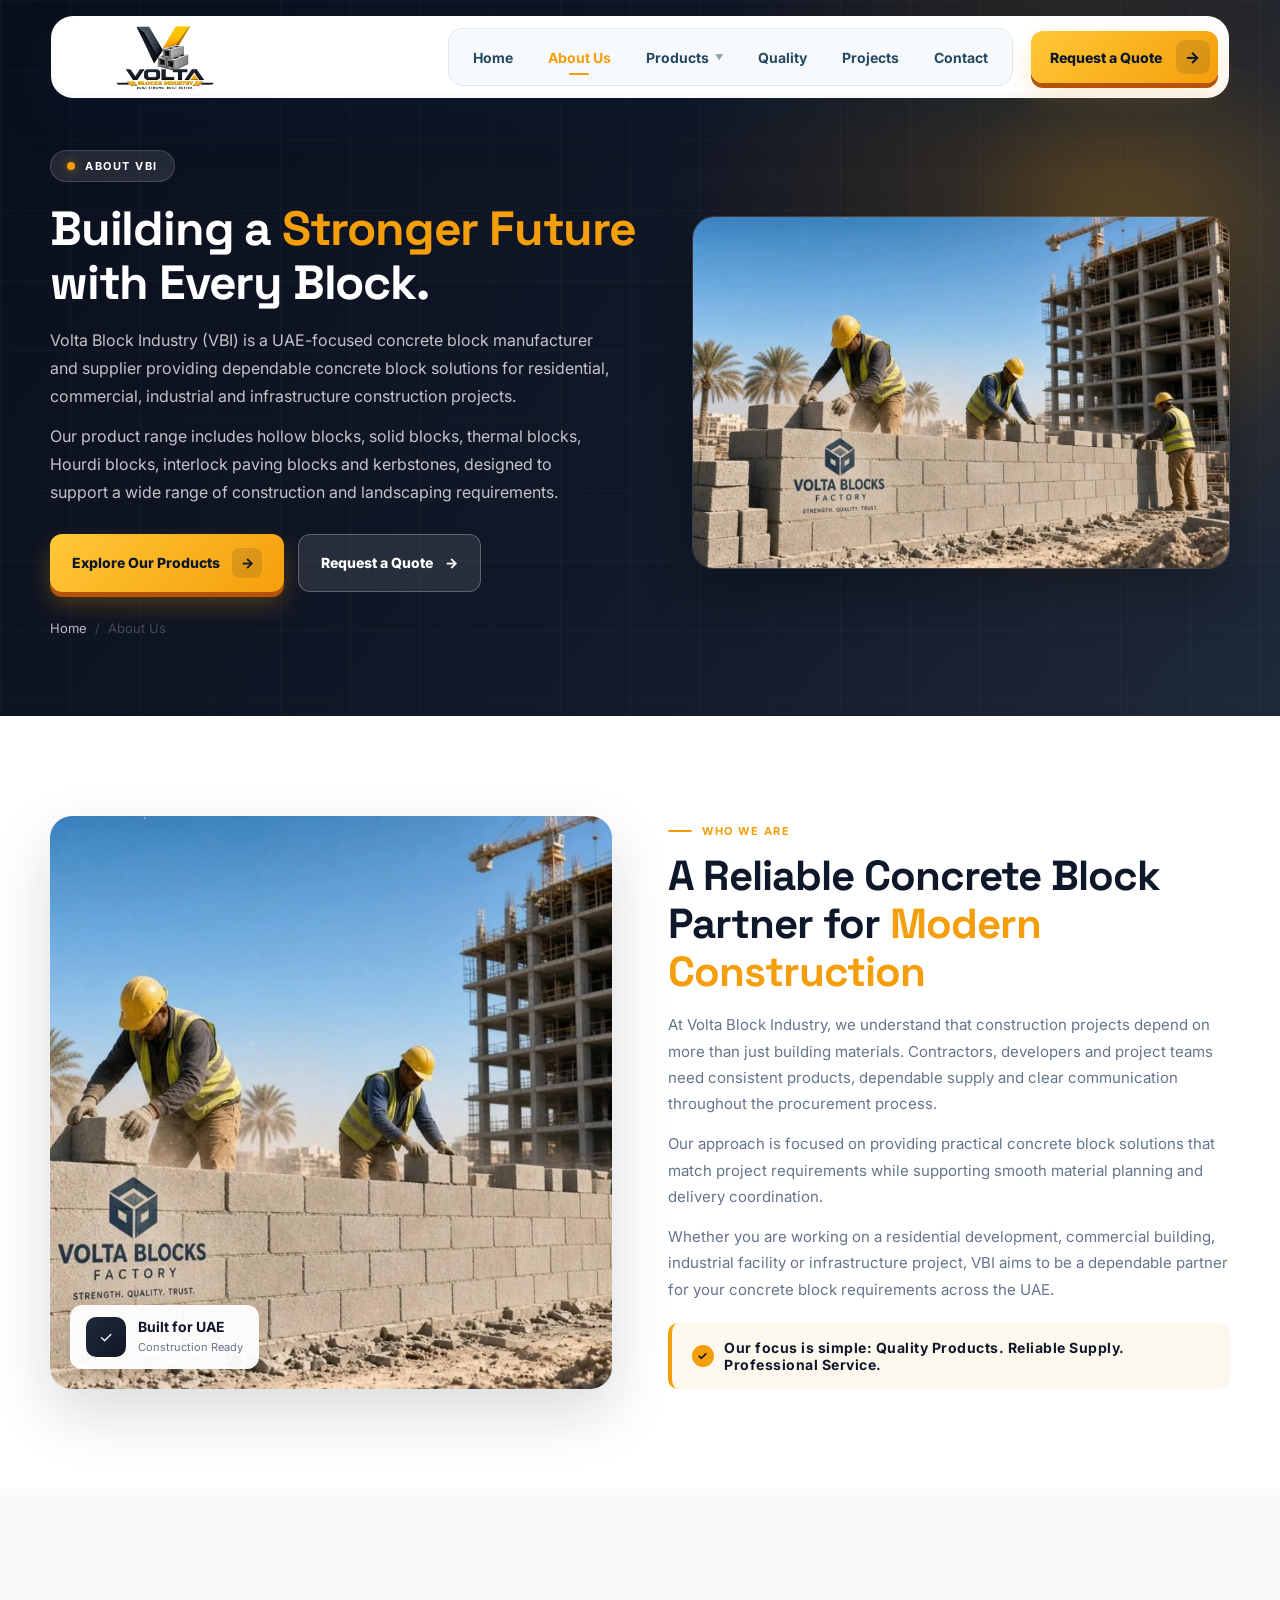
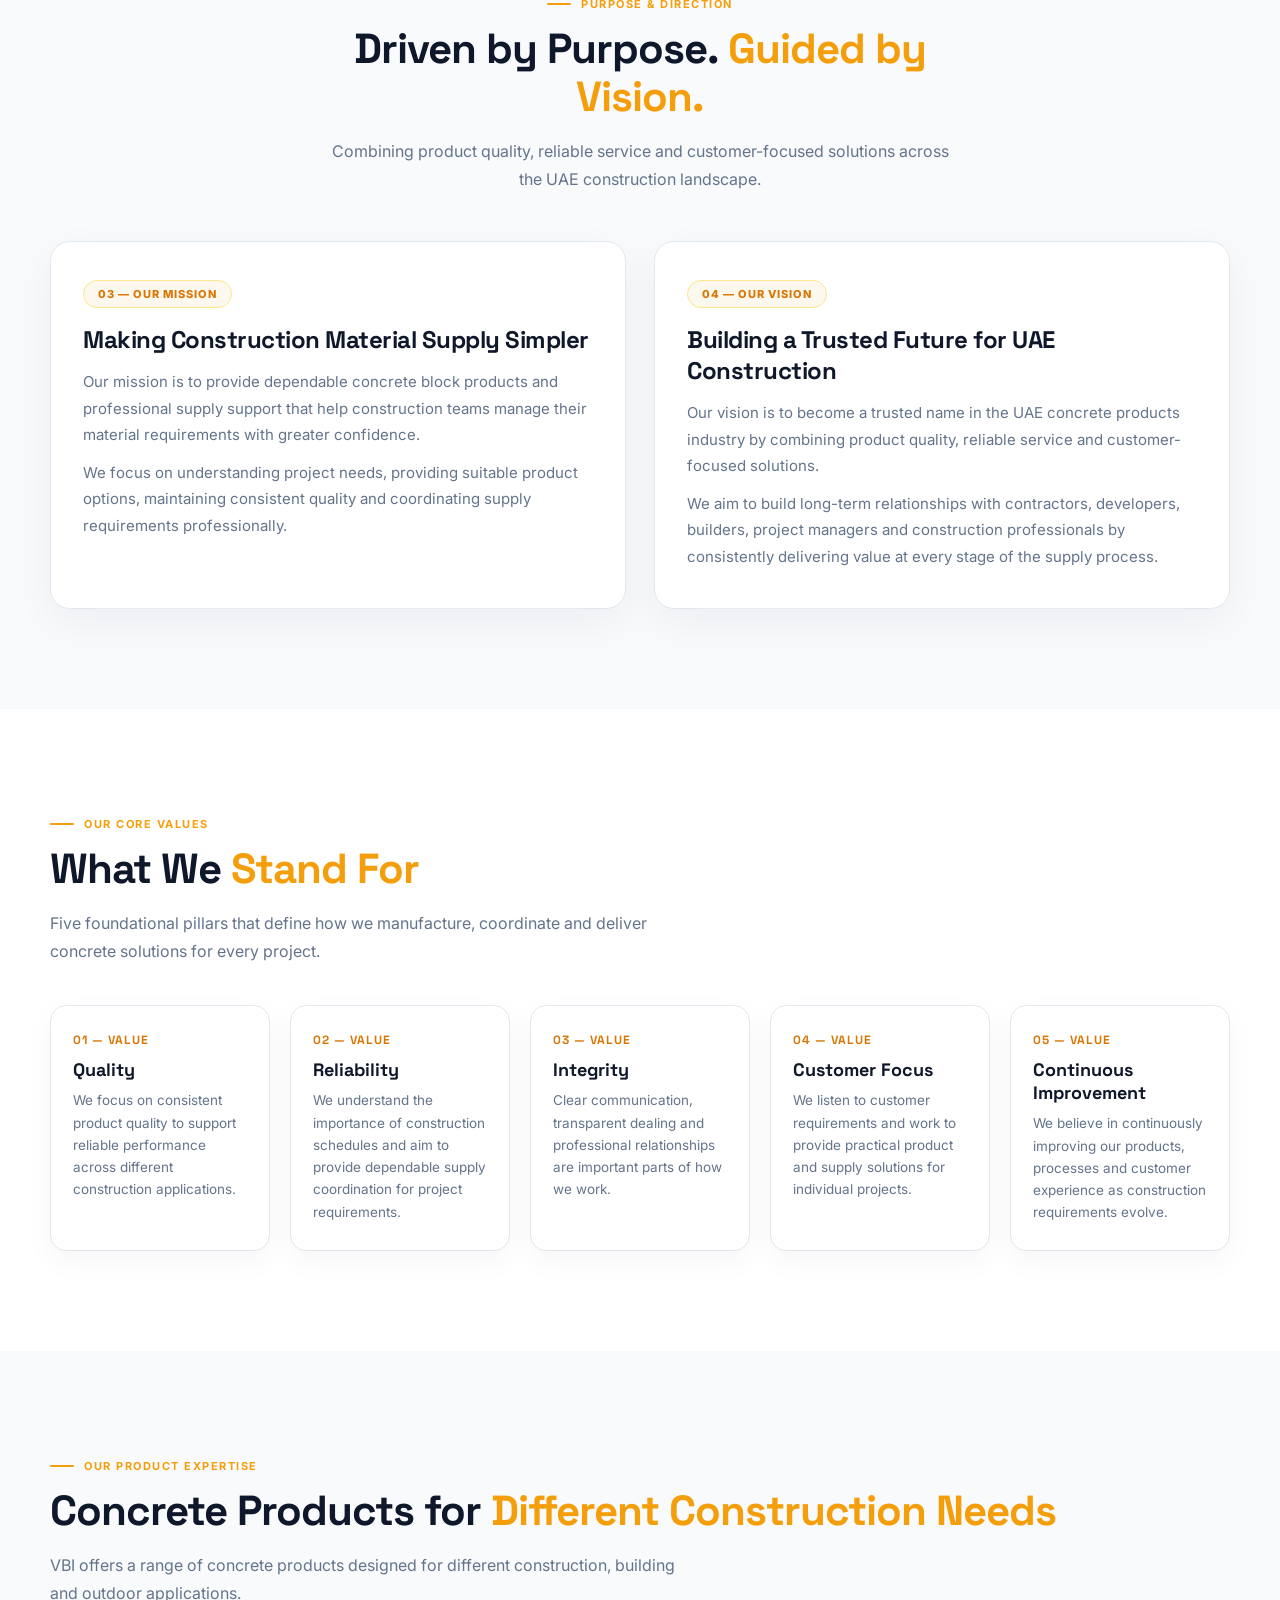
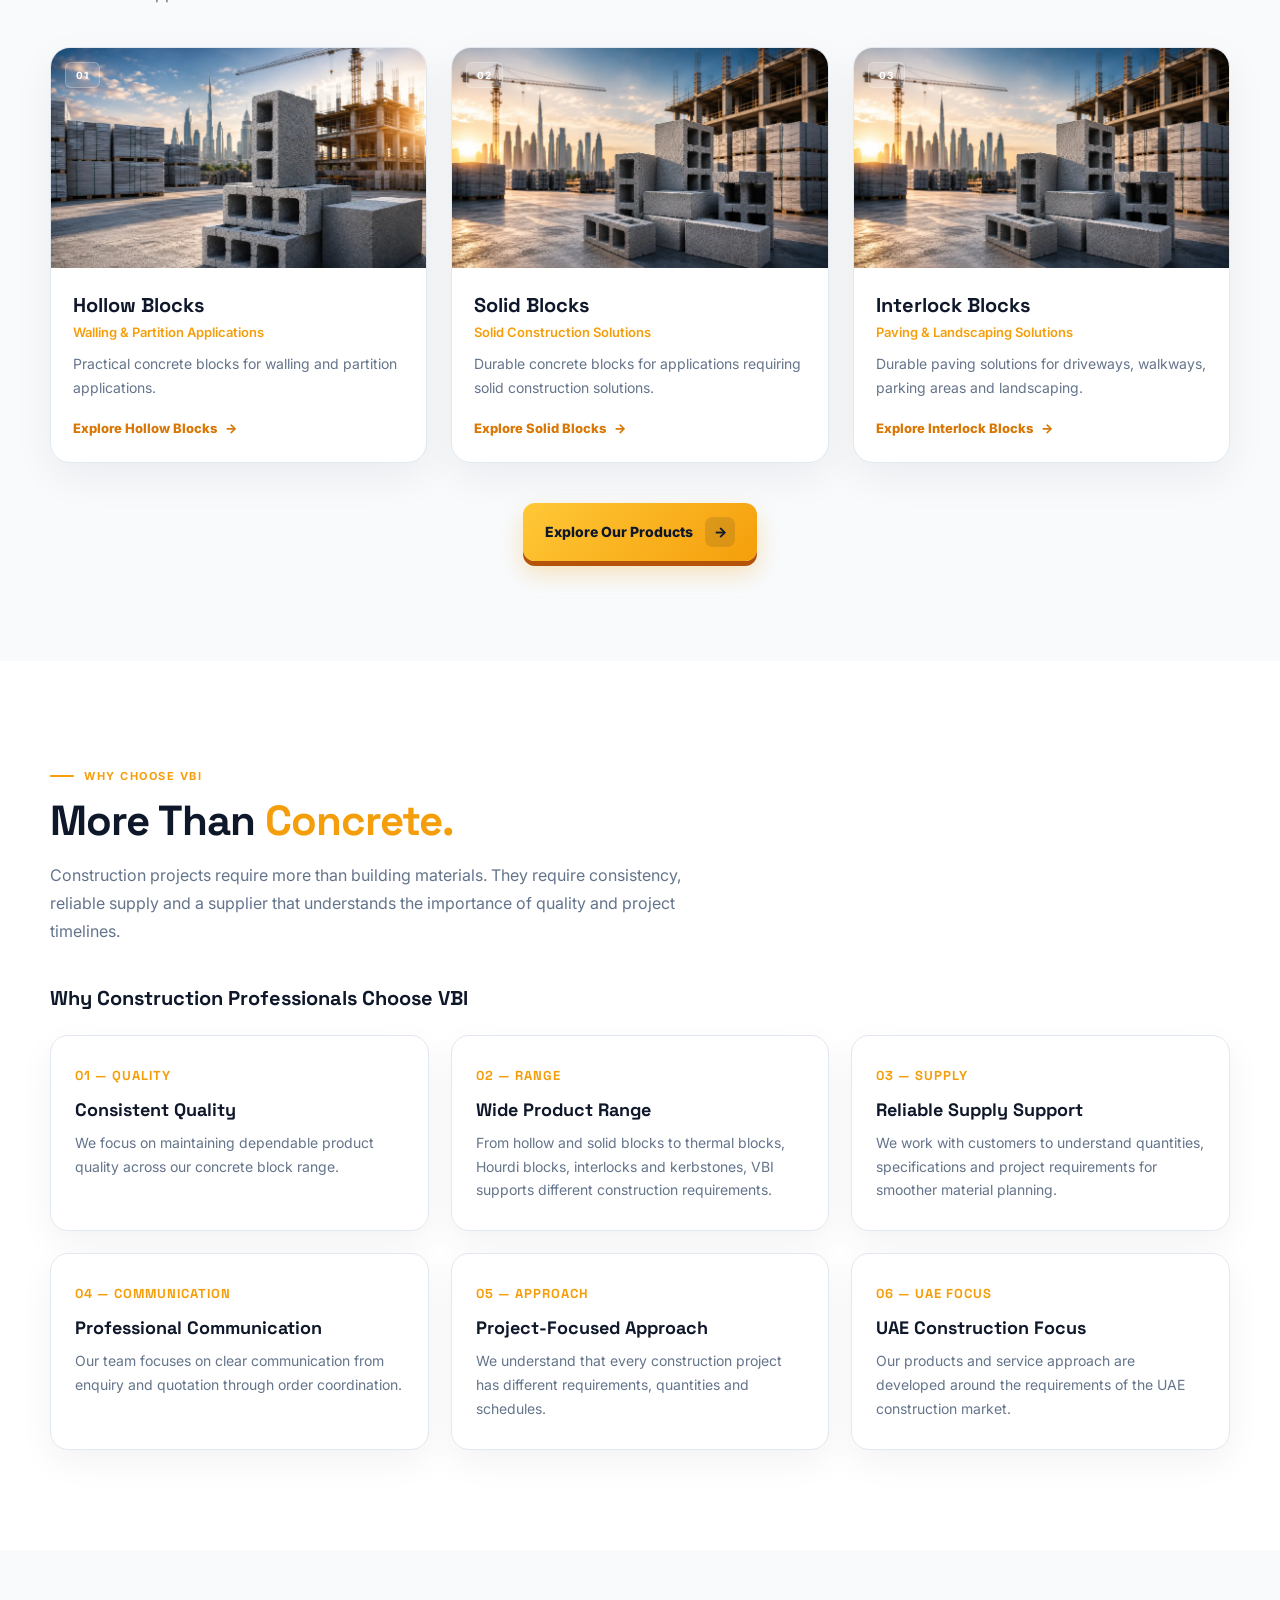
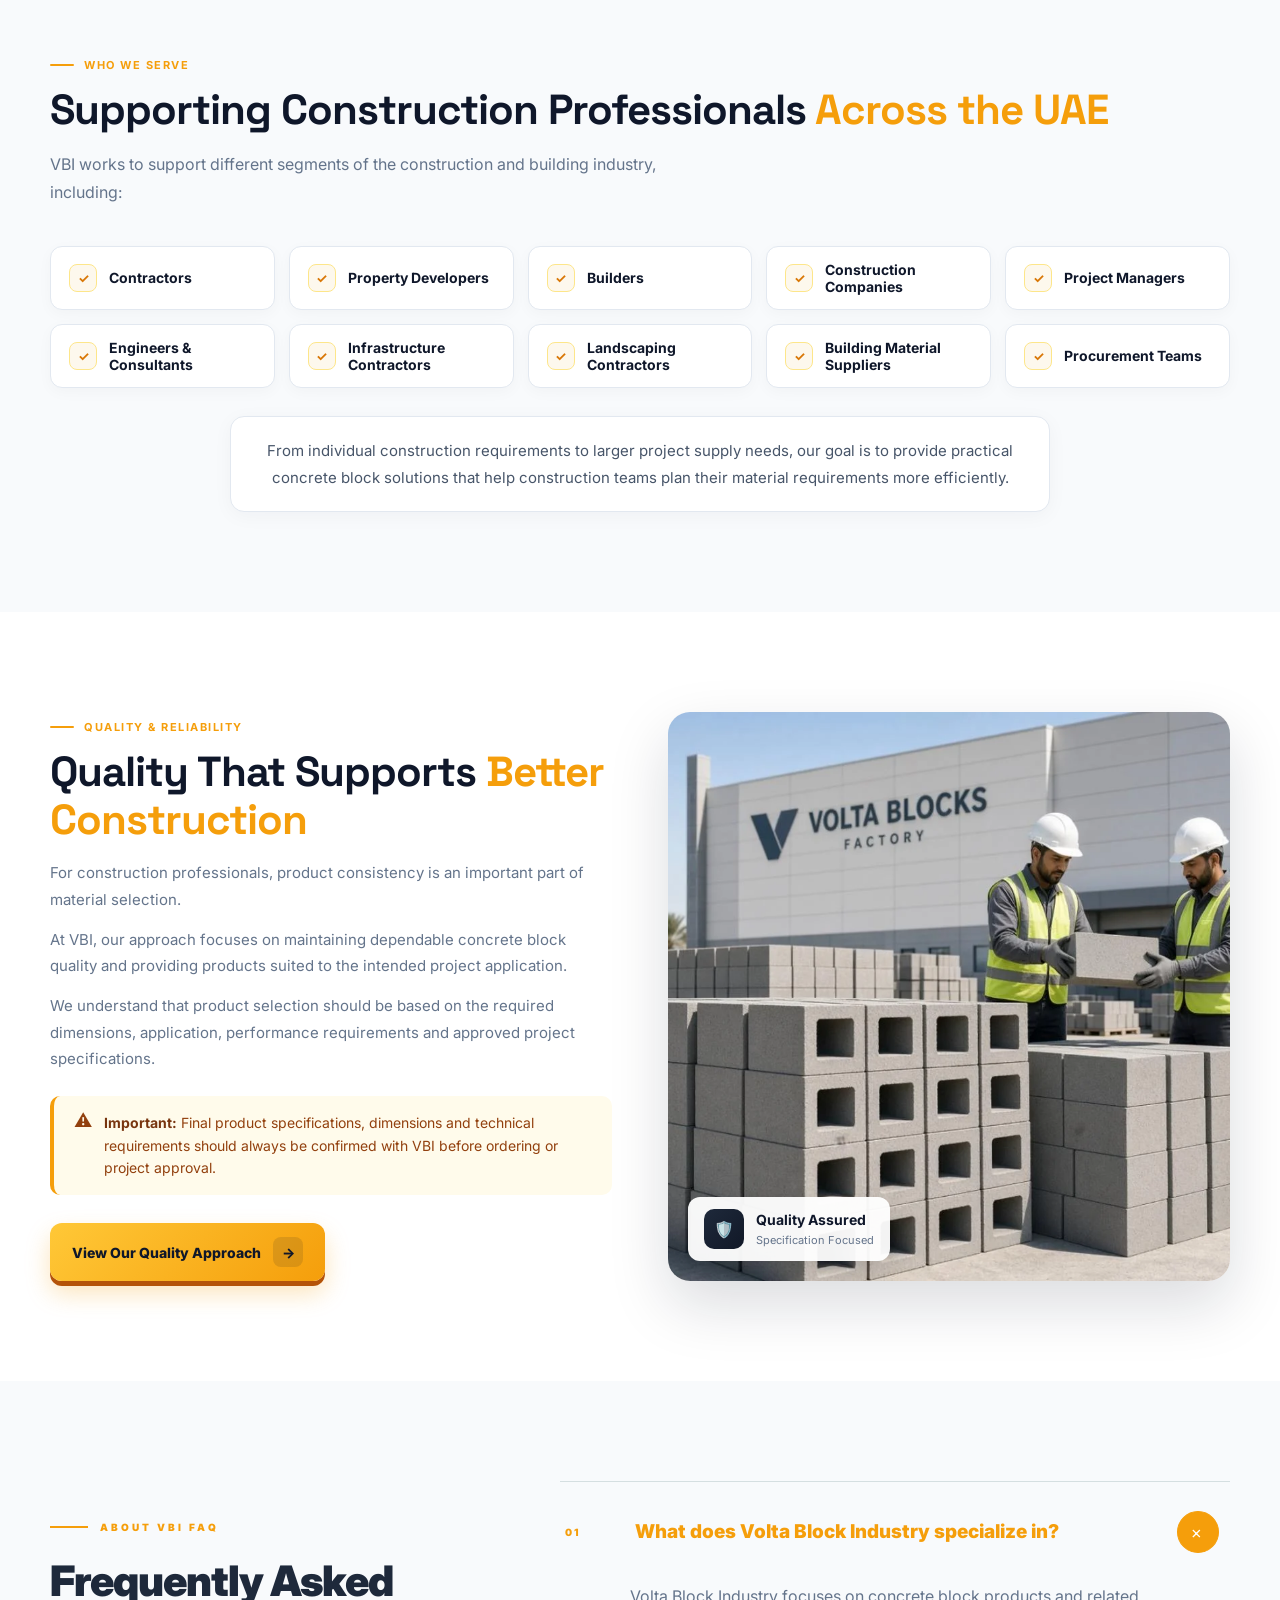
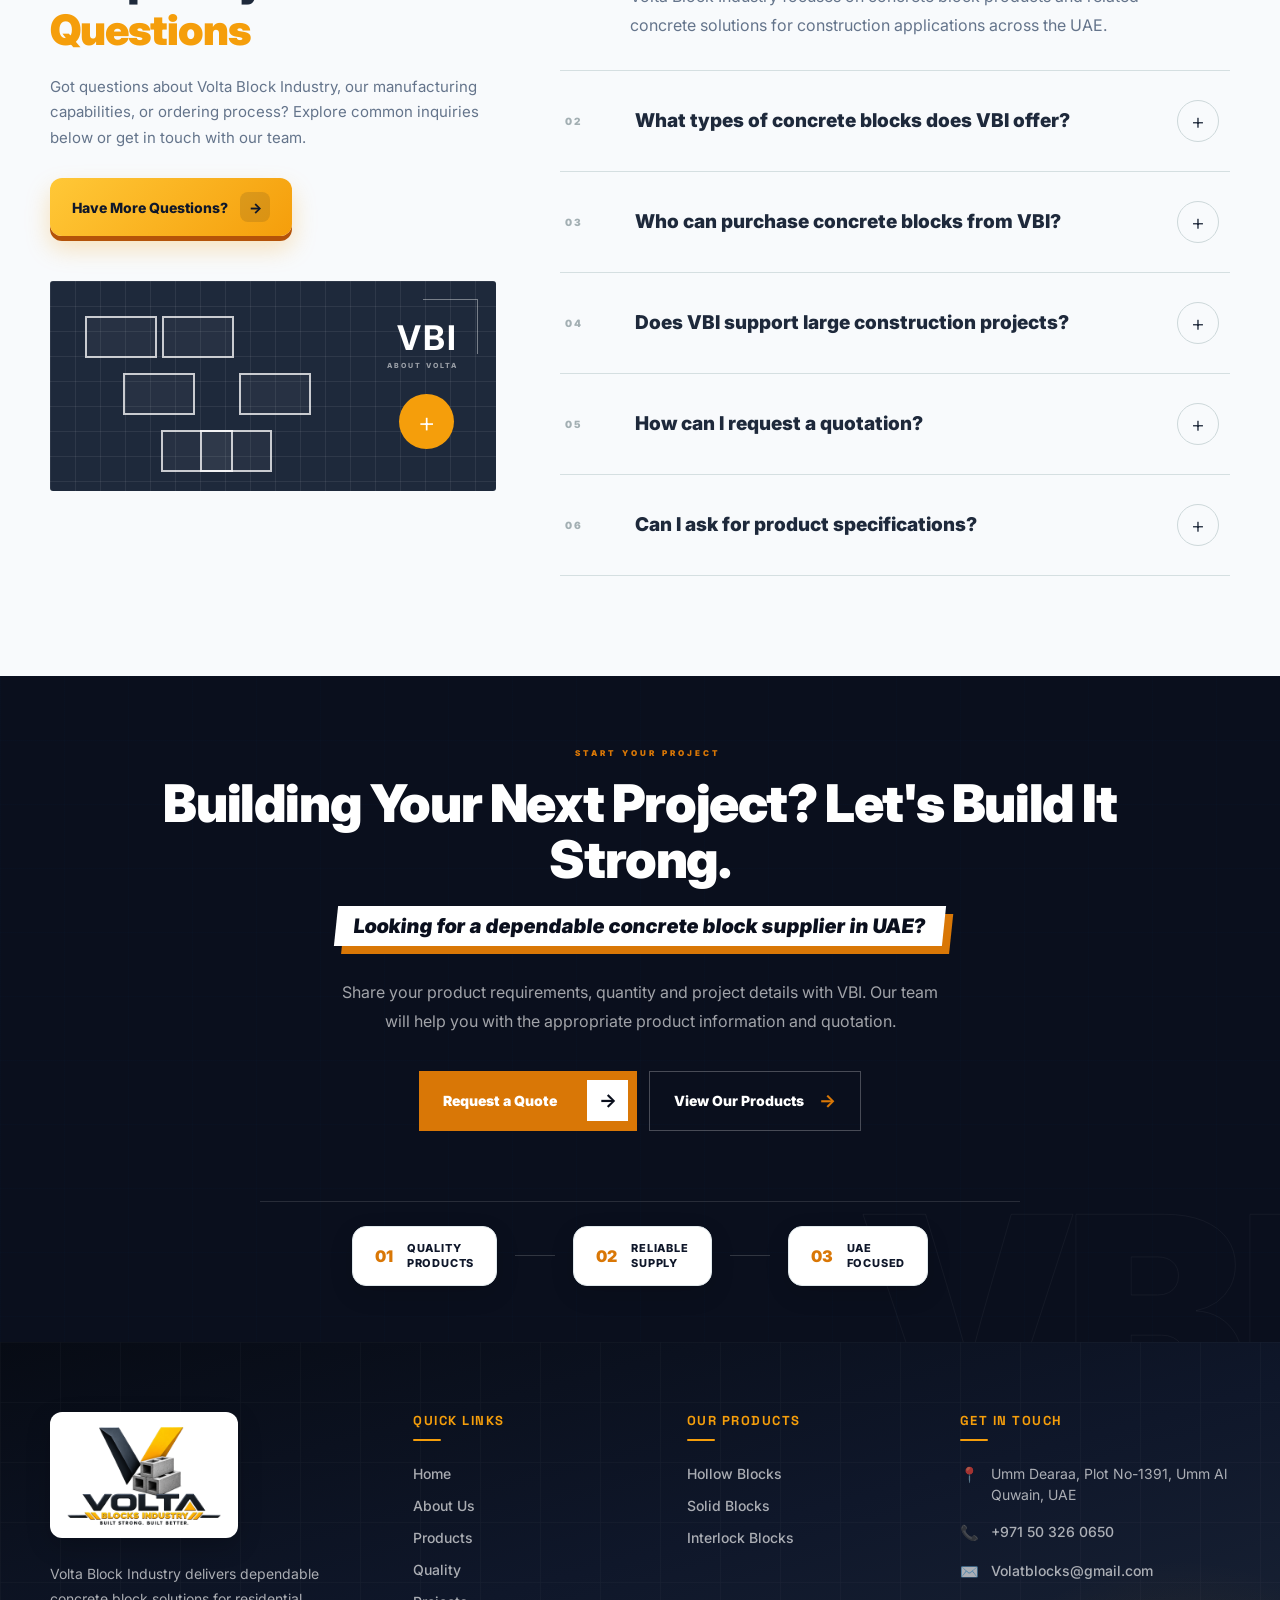
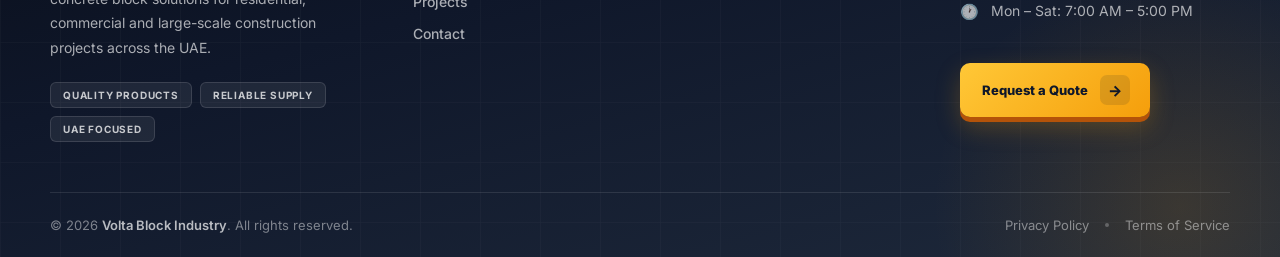
<file: about.html>
<!DOCTYPE html>
<html lang="en">
<head>
    <meta charset="UTF-8">
    <meta name="viewport" content="width=device-width, initial-scale=1.0">
    <title>About Volta Block Industry | Concrete Block Manufacturer in UAE</title>
    <meta name="description" content="Learn about Volta Block Industry, a UAE-focused concrete block manufacturer and supplier providing hollow, solid, thermal, Hourdi blocks, interlocks and kerbstones for construction projects.">
    <meta name="keywords" content="Concrete Block Manufacturer in UAE, Concrete Block Supplier UAE, Concrete Blocks Manufacturer UAE, Concrete Block Company in UAE, Hollow Block Supplier UAE, Solid Concrete Blocks UAE">
    <link rel="stylesheet" href="assets/css/main.css">
    <link rel="stylesheet" href="assets/css/responsive.css">
    <link rel="stylesheet" href="assets/css/pages.css">
    
    <link rel="preconnect" href="https://fonts.googleapis.com">
    <link rel="preconnect" href="https://fonts.gstatic.com" crossorigin>
    <link href="https://fonts.googleapis.com/css2?family=Inter:wght@400;500;600;700;800&family=Space+Grotesk:wght@500;600;700&display=swap" rel="stylesheet">
</head>
<body class="page-body">
<header class="site-header">
    <div class="header-box">
        <a href="index.html" class="logo-box">
            <img src="assets/images/logos/volta-blocks-logo.webp" alt="Volta Blocks Industry">
        </a>
        <nav class="main-nav" id="mainNav">
            <a href="index.html">Home</a>
            <a href="about.html" class="nav-active">About Us</a>
            <a href="products.html" class="product-link">Products <span>▼</span></a>
            <a href="quality.html">Quality</a>
            <a href="projects.html">Projects</a>
            <a href="contact.html">Contact</a>
        </nav>
        <a href="contact.html" class="quote-btn">
            Request a Quote
            <span class="quote-arrow">→</span>
        </a>
        <button class="menu-btn" id="menuBtn" type="button" aria-label="Toggle navigation menu" aria-expanded="false" aria-controls="mainNav">
            <span></span><span></span><span></span>
        </button>
    </div>
</header>

<!-- =====================================================
     1. ABOUT VBI — HERO SECTION
===================================================== -->
<section class="page-hero">
  <div class="page-hero-grid"></div>
  <div class="page-hero-glow"></div>
  <div class="page-hero-inner page-hero-split">
    <div class="page-hero-copy">
    <div class="page-hero-badge"><i></i> ABOUT VBI</div>
    <h1>Building a <strong>Stronger Future</strong> with Every Block.</h1>
    <p>Volta Block Industry (VBI) is a UAE-focused concrete block manufacturer and supplier providing dependable concrete block solutions for residential, commercial, industrial and infrastructure construction projects.</p>
    <p style="margin-top: 12px;">Our product range includes hollow blocks, solid blocks, thermal blocks, Hourdi blocks, interlock paving blocks and kerbstones, designed to support a wide range of construction and landscaping requirements.</p>
    
    <div class="page-hero-actions">
      <a href="products.html" class="btn-primary">Explore Our Products <span>→</span></a>
      <a href="contact.html" class="btn-secondary">Request a Quote <span>→</span></a>
    </div>

    <div class="page-breadcrumb">
      <a href="index.html">Home</a>
      <span>/</span>
      <span>About Us</span>
    </div>
    </div>
    <div class="page-hero-visual">
      <img src="assets/images/hero/volta-blocks-masonry-construction.webp" alt="Volta Blocks masonry construction">
    </div>
  </div>
</section>

<!-- =====================================================
     2. WHO WE ARE
===================================================== -->
<section class="page-section alt" id="who-we-are">
  <div class="page-container">
    <div class="page-split">
      <div class="page-media">
        <img src="assets/images/hero/volta-blocks-masonry-construction.webp" alt="Volta Blocks masonry construction on UAE project site">
        <div class="page-media-badge">
          <div class="page-media-icon">✓</div>
          <div>
            <strong>Built for UAE</strong>
            <small>Construction Ready</small>
          </div>
        </div>
      </div>
      <div class="page-copy">
        <div class="page-eyebrow">Who We Are</div>
        <h2>A Reliable Concrete Block Partner for <strong>Modern Construction</strong></h2>
        <p>At Volta Block Industry, we understand that construction projects depend on more than just building materials. Contractors, developers and project teams need consistent products, dependable supply and clear communication throughout the procurement process.</p>
        <p>Our approach is focused on providing practical concrete block solutions that match project requirements while supporting smooth material planning and delivery coordination.</p>
        <p>Whether you are working on a residential development, commercial building, industrial facility or infrastructure project, VBI aims to be a dependable partner for your concrete block requirements across the UAE.</p>
        
        <div class="quality-bottom-line" style="margin-top: 20px;">
          Our focus is simple: Quality Products. Reliable Supply. Professional Service.
        </div>
      </div>
    </div>
  </div>
</section>

<!-- =====================================================
     3 & 4. OUR MISSION & OUR VISION
===================================================== -->
<section class="page-section" id="mission-vision">
  <div class="page-container">
    <div style="text-align: center; max-width: 680px; margin: 0 auto 48px;">
      <div class="page-eyebrow" style="justify-content: center;">Purpose & Direction</div>
      <h2>Driven by Purpose. <strong>Guided by Vision.</strong></h2>
      <p class="page-lead" style="margin: 0 auto;">Combining product quality, reliable service and customer-focused solutions across the UAE construction landscape.</p>
    </div>

    <div class="mission-vision-grid">
      <!-- 03. Mission -->
      <div class="mission-vision-card">
        <div class="mv-badge">03 — OUR MISSION</div>
        <h3>Making Construction Material Supply Simpler</h3>
        <p>Our mission is to provide dependable concrete block products and professional supply support that help construction teams manage their material requirements with greater confidence.</p>
        <p>We focus on understanding project needs, providing suitable product options, maintaining consistent quality and coordinating supply requirements professionally.</p>
      </div>

      <!-- 04. Vision -->
      <div class="mission-vision-card">
        <div class="mv-badge">04 — OUR VISION</div>
        <h3>Building a Trusted Future for UAE Construction</h3>
        <p>Our vision is to become a trusted name in the UAE concrete products industry by combining product quality, reliable service and customer-focused solutions.</p>
        <p>We aim to build long-term relationships with contractors, developers, builders, project managers and construction professionals by consistently delivering value at every stage of the supply process.</p>
      </div>
    </div>
  </div>
</section>

<!-- =====================================================
     5. OUR CORE VALUES
===================================================== -->
<section class="page-section alt" id="core-values">
  <div class="page-container">
    <div class="page-eyebrow">Our Core Values</div>
    <h2>What We <strong>Stand For</strong></h2>
    <p class="page-lead">Five foundational pillars that define how we manufacture, coordinate and deliver concrete solutions for every project.</p>

    <div class="values-grid">
      <!-- 01 Quality -->
      <div class="value-card">
        <span class="vnum">01 — VALUE</span>
        <h3>Quality</h3>
        <p>We focus on consistent product quality to support reliable performance across different construction applications.</p>
      </div>

      <!-- 02 Reliability -->
      <div class="value-card">
        <span class="vnum">02 — VALUE</span>
        <h3>Reliability</h3>
        <p>We understand the importance of construction schedules and aim to provide dependable supply coordination for project requirements.</p>
      </div>

      <!-- 03 Integrity -->
      <div class="value-card">
        <span class="vnum">03 — VALUE</span>
        <h3>Integrity</h3>
        <p>Clear communication, transparent dealing and professional relationships are important parts of how we work.</p>
      </div>

      <!-- 04 Customer Focus -->
      <div class="value-card">
        <span class="vnum">04 — VALUE</span>
        <h3>Customer Focus</h3>
        <p>We listen to customer requirements and work to provide practical product and supply solutions for individual projects.</p>
      </div>

      <!-- 05 Continuous Improvement -->
      <div class="value-card">
        <span class="vnum">05 — VALUE</span>
        <h3>Continuous Improvement</h3>
        <p>We believe in continuously improving our products, processes and customer experience as construction requirements evolve.</p>
      </div>
    </div>
  </div>
</section>

<!-- =====================================================
     6. OUR PRODUCT EXPERTISE
===================================================== -->
<section class="page-section" id="product-expertise">
  <div class="page-container">
    <div class="page-eyebrow">Our Product Expertise</div>
    <h2>Concrete Products for <strong>Different Construction Needs</strong></h2>
    <p class="page-lead">VBI offers a range of concrete products designed for different construction, building and outdoor applications.</p>

    <div class="products-grid">
      <!-- Hollow Blocks -->
      <article class="product-tile">
        <div class="product-tile-img">
          <span class="tag">01</span>
          <img src="assets/images/products/hollow-block.png" alt="Hollow Blocks UAE">
        </div>
        <div class="product-tile-body">
          <h3>Hollow Blocks</h3>
          <div class="sub">Walling & Partition Applications</div>
          <p>Practical concrete blocks for walling and partition applications.</p>
          <a href="products.html#hollow-blocks">Explore Hollow Blocks <span>→</span></a>
        </div>
      </article>

      <!-- Solid Blocks -->
      <article class="product-tile">
        <div class="product-tile-img orange">
          <span class="tag">02</span>
          <img src="assets/images/products/solid-block.png" alt="Solid Concrete Blocks UAE">
        </div>
        <div class="product-tile-body">
          <h3>Solid Blocks</h3>
          <div class="sub">Solid Construction Solutions</div>
          <p>Durable concrete blocks for applications requiring solid construction solutions.</p>
          <a href="products.html#solid-blocks">Explore Solid Blocks <span>→</span></a>
        </div>
      </article>

      <!-- Interlock Blocks -->
      <article class="product-tile">
        <div class="product-tile-img">
          <span class="tag">03</span>
          <img src="assets/images/products/paving-block.png" alt="Interlock Blocks UAE">
        </div>
        <div class="product-tile-body">
          <h3>Interlock Blocks</h3>
          <div class="sub">Paving & Landscaping Solutions</div>
          <p>Durable paving solutions for driveways, walkways, parking areas and landscaping.</p>
          <a href="products.html#interlock-blocks">Explore Interlock Blocks <span>→</span></a>
        </div>
      </article>
    </div>

    <div style="text-align: center; margin-top: 40px;">
      <a href="products.html" class="btn-primary">Explore Our Products <span>→</span></a>
    </div>
  </div>
</section>

<!-- =====================================================
     7. WHY CHOOSE VBI
===================================================== -->
<section class="page-section alt" id="why-choose-vbi">
  <div class="page-container">
    <div class="page-eyebrow">Why Choose VBI</div>
    <h2>More Than <strong>Concrete.</strong></h2>
    <p class="page-lead">Construction projects require more than building materials. They require consistency, reliable supply and a supplier that understands the importance of quality and project timelines.</p>

    <div style="margin-bottom: 24px;">
      <h3 style="font-family: 'Space Grotesk', sans-serif; font-size: 20px; color: #0f172a; font-weight: 700;">
        Why Construction Professionals Choose VBI
      </h3>
    </div>

    <div class="feature-grid">
      <!-- 01 -->
      <div class="feature-card">
        <span class="num">01 — QUALITY</span>
        <h3>Consistent Quality</h3>
        <p>We focus on maintaining dependable product quality across our concrete block range.</p>
      </div>

      <!-- 02 -->
      <div class="feature-card">
        <span class="num">02 — RANGE</span>
        <h3>Wide Product Range</h3>
        <p>From hollow and solid blocks to thermal blocks, Hourdi blocks, interlocks and kerbstones, VBI supports different construction requirements.</p>
      </div>

      <!-- 03 -->
      <div class="feature-card">
        <span class="num">03 — SUPPLY</span>
        <h3>Reliable Supply Support</h3>
        <p>We work with customers to understand quantities, specifications and project requirements for smoother material planning.</p>
      </div>

      <!-- 04 -->
      <div class="feature-card">
        <span class="num">04 — COMMUNICATION</span>
        <h3>Professional Communication</h3>
        <p>Our team focuses on clear communication from enquiry and quotation through order coordination.</p>
      </div>

      <!-- 05 -->
      <div class="feature-card">
        <span class="num">05 — APPROACH</span>
        <h3>Project-Focused Approach</h3>
        <p>We understand that every construction project has different requirements, quantities and schedules.</p>
      </div>

      <!-- 06 -->
      <div class="feature-card">
        <span class="num">06 — UAE FOCUS</span>
        <h3>UAE Construction Focus</h3>
        <p>Our products and service approach are developed around the requirements of the UAE construction market.</p>
      </div>
    </div>
  </div>
</section>

<!-- =====================================================
     8. WHO WE SERVE
===================================================== -->
<section class="page-section" id="who-we-serve">
  <div class="page-container">
    <div class="page-eyebrow">Who We Serve</div>
    <h2>Supporting Construction Professionals <strong>Across the UAE</strong></h2>
    <p class="page-lead">VBI works to support different segments of the construction and building industry, including:</p>

    <div class="audience-grid">
      <div class="audience-item">
        <div class="aud-icon">✓</div>
        <span>Contractors</span>
      </div>
      <div class="audience-item">
        <div class="aud-icon">✓</div>
        <span>Property Developers</span>
      </div>
      <div class="audience-item">
        <div class="aud-icon">✓</div>
        <span>Builders</span>
      </div>
      <div class="audience-item">
        <div class="aud-icon">✓</div>
        <span>Construction Companies</span>
      </div>
      <div class="audience-item">
        <div class="aud-icon">✓</div>
        <span>Project Managers</span>
      </div>
      <div class="audience-item">
        <div class="aud-icon">✓</div>
        <span>Engineers & Consultants</span>
      </div>
      <div class="audience-item">
        <div class="aud-icon">✓</div>
        <span>Infrastructure Contractors</span>
      </div>
      <div class="audience-item">
        <div class="aud-icon">✓</div>
        <span>Landscaping Contractors</span>
      </div>
      <div class="audience-item">
        <div class="aud-icon">✓</div>
        <span>Building Material Suppliers</span>
      </div>
      <div class="audience-item">
        <div class="aud-icon">✓</div>
        <span>Procurement Teams</span>
      </div>
    </div>

    <p style="max-width: 820px; font-size: 15px; line-height: 1.8; color: #475569; margin: 0 auto; text-align: center; background: #fff; padding: 20px 28px; border-radius: 14px; border: 1px solid #e2e8f0; box-shadow: 0 4px 20px rgba(15, 23, 42, 0.04);">
      From individual construction requirements to larger project supply needs, our goal is to provide practical concrete block solutions that help construction teams plan their material requirements more efficiently.
    </p>
  </div>
</section>

<!-- =====================================================
     9. QUALITY & RELIABILITY
===================================================== -->
<section class="page-section alt" id="quality-reliability">
  <div class="page-container">
    <div class="page-split">
      <div class="page-copy">
        <div class="page-eyebrow">Quality & Reliability</div>
        <h2>Quality That Supports <strong>Better Construction</strong></h2>
        <p>For construction professionals, product consistency is an important part of material selection.</p>
        <p>At VBI, our approach focuses on maintaining dependable concrete block quality and providing products suited to the intended project application.</p>
        <p>We understand that product selection should be based on the required dimensions, application, performance requirements and approved project specifications.</p>

        <div class="important-notice-box">
          <span style="font-size: 18px; line-height: 1;">⚠️</span>
          <div>
            <strong>Important:</strong> Final product specifications, dimensions and technical requirements should always be confirmed with VBI before ordering or project approval.
          </div>
        </div>

        <div style="margin-top: 28px;">
          <a href="quality.html" class="btn-primary">View Our Quality Approach <span>→</span></a>
        </div>
      </div>

      <div class="page-media">
        <img src="assets/images/hero/volta-blocks-factory-inspection.webp" alt="Volta Blocks quality and reliability inspection">
        <div class="page-media-badge">
          <div class="page-media-icon">🛡️</div>
          <div>
            <strong>Quality Assured</strong>
            <small>Specification Focused</small>
          </div>
        </div>
      </div>
    </div>
  </div>
</section>

<!-- =====================================================
     10. FAQ SECTION — ABOUT PAGE
===================================================== -->
<section class="vbi-faq-section inner-faq" id="about-faq">
  <div class="vbi-faq-container">
    <div class="vbi-faq-intro">
      <span class="vbi-faq-label">
        <i></i>
        ABOUT VBI FAQ
      </span>
      <h2>
        Frequently Asked
        <span>Questions</span>
      </h2>
      <p style="font-size: 15px; line-height: 1.7; color: #64748b; margin-top: 14px;">
        Got questions about Volta Block Industry, our manufacturing capabilities, or ordering process? Explore common inquiries below or get in touch with our team.
      </p>

      <div style="margin-top: 28px;">
        <a href="contact.html" class="btn-primary">Have More Questions? <span>→</span></a>
      </div>

      <!-- Construction Visual -->
      <div class="vbi-faq-visual">
        <div class="faq-corner"></div>
        <div class="faq-block block-1"></div>
        <div class="faq-block block-2"></div>
        <div class="faq-block block-3"></div>
        <div class="faq-block block-4"></div>
        <div class="faq-block block-5"></div>
        <div class="faq-block block-6"></div>
        <div class="faq-plus">+</div>
        <div class="faq-visual-text">
          <strong>VBI</strong>
          <span>ABOUT VOLTA</span>
        </div>
      </div>
    </div>

    <div class="vbi-faq-list">
      <!-- FAQ 01 -->
      <div class="vbi-faq-item active">
        <button class="vbi-faq-question" type="button">
          <span class="faq-number">01</span>
          <strong>What does Volta Block Industry specialize in?</strong>
          <span class="faq-toggle">+</span>
        </button>
        <div class="vbi-faq-answer">
          <p>Volta Block Industry focuses on concrete block products and related concrete solutions for construction applications across the UAE.</p>
        </div>
      </div>

      <!-- FAQ 02 -->
      <div class="vbi-faq-item">
        <button class="vbi-faq-question" type="button">
          <span class="faq-number">02</span>
          <strong>What types of concrete blocks does VBI offer?</strong>
          <span class="faq-toggle">+</span>
        </button>
        <div class="vbi-faq-answer">
          <p>Our product range includes hollow blocks, solid blocks, thermal/insulated blocks, Hourdi blocks, interlock paving blocks and kerbstones.</p>
        </div>
      </div>

      <!-- FAQ 03 -->
      <div class="vbi-faq-item">
        <button class="vbi-faq-question" type="button">
          <span class="faq-number">03</span>
          <strong>Who can purchase concrete blocks from VBI?</strong>
          <span class="faq-toggle">+</span>
        </button>
        <div class="vbi-faq-answer">
          <p>VBI can support requirements from contractors, developers, builders, construction companies, project managers, infrastructure contractors and other construction professionals.</p>
        </div>
      </div>

      <!-- FAQ 04 -->
      <div class="vbi-faq-item">
        <button class="vbi-faq-question" type="button">
          <span class="faq-number">04</span>
          <strong>Does VBI support large construction projects?</strong>
          <span class="faq-toggle">+</span>
        </button>
        <div class="vbi-faq-answer">
          <p>Yes. VBI is focused on supporting both regular construction requirements and larger project supply needs, subject to product availability, quantity and delivery requirements.</p>
        </div>
      </div>

      <!-- FAQ 05 -->
      <div class="vbi-faq-item">
        <button class="vbi-faq-question" type="button">
          <span class="faq-number">05</span>
          <strong>How can I request a quotation?</strong>
          <span class="faq-toggle">+</span>
        </button>
        <div class="vbi-faq-answer">
          <p>You can contact the VBI team with your required product, dimensions, quantity, project location and delivery requirements to request a quotation.</p>
        </div>
      </div>

      <!-- FAQ 06 -->
      <div class="vbi-faq-item">
        <button class="vbi-faq-question" type="button">
          <span class="faq-number">06</span>
          <strong>Can I ask for product specifications?</strong>
          <span class="faq-toggle">+</span>
        </button>
        <div class="vbi-faq-answer">
          <p>Yes. Customers can request product dimensions and applicable technical information before placing an order.</p>
        </div>
      </div>
    </div>
  </div>
</section>

<!-- =====================================================
     11. FINAL CTA
===================================================== -->
<section class="vbi-cta-modern" id="contact">
  <div class="vbi-modern-bg">
    <div class="vbi-bg-grid"></div>
    <div class="vbi-bg-glow glow-1"></div>
    <div class="vbi-bg-glow glow-2"></div>
    <div class="vbi-bg-text">VBI</div>
  </div>

  <div class="vbi-modern-container">
    <div class="vbi-modern-inner">
      <span class="vbi-modern-badge">
        <i></i>
        START YOUR PROJECT
      </span>

      <h2>
        Building Your Next Project?
        <span>Let's Build It Strong.</span>
      </h2>

      <p class="vbi-modern-statement">
        Looking for a dependable concrete block supplier in UAE?
      </p>

      <p class="vbi-modern-description">
        Share your product requirements, quantity and project details with VBI. Our team will help you with the appropriate product information and quotation.
      </p>

      <div class="vbi-modern-buttons">
        <a href="contact.html" class="vbi-modern-primary">
          <span>Request a Quote</span>
          <b>→</b>
        </a>
        <a href="products.html" class="vbi-modern-secondary">
          <span>View Our Products</span>
          <b>→</b>
        </a>
      </div>
    </div>

    <!-- Bottom Project Strip with dark readable text -->
    <div class="vbi-project-strip">
      <div class="vbi-project-item">
        <small>01</small>
        <span>QUALITY<br>PRODUCTS</span>
      </div>

      <div class="vbi-project-line"></div>

      <div class="vbi-project-item">
        <small>02</small>
        <span>RELIABLE<br>SUPPLY</span>
      </div>

      <div class="vbi-project-line"></div>

      <div class="vbi-project-item">
        <small>03</small>
        <span>UAE<br>FOCUSED</span>
      </div>
    </div>
  </div>
</section>

<footer class="site-footer">
  <div class="footer-grid"></div>
  <div class="footer-glow"></div>
  <div class="footer-container">
    <div class="footer-top">
      <div class="footer-brand">
        <a href="index.html" class="footer-logo">
          <img src="assets/images/logos/volta-blocks-logo.webp" alt="Volta Blocks Industry">
        </a>
        <p>Volta Block Industry delivers dependable concrete block solutions for residential, commercial and large-scale construction projects across the UAE.</p>
        <div class="footer-badges">
          <span>Quality Products</span>
          <span>Reliable Supply</span>
          <span>UAE Focused</span>
        </div>
      </div>
      <div class="footer-col">
        <h4>Quick Links</h4>
        <ul>
          <li><a href="index.html">Home</a></li>
          <li><a href="about.html">About Us</a></li>
          <li><a href="products.html">Products</a></li>
          <li><a href="quality.html">Quality</a></li>
          <li><a href="projects.html">Projects</a></li>
          <li><a href="contact.html">Contact</a></li>
        </ul>
      </div>
      <div class="footer-col">
        <h4>Our Products</h4>
        <ul>
          <li><a href="products.html">Hollow Blocks</a></li>
          <li><a href="products.html">Solid Blocks</a></li>
          <li><a href="products.html">Interlock Blocks</a></li>
        </ul>
      </div>
      <div class="footer-col footer-contact">
        <h4>Get in Touch</h4>
        <ul class="footer-contact-list">
          <li><span class="footer-icon">📍</span><span>Umm Dearaa, Plot No-1391, Umm Al Quwain, UAE</span></li>
          <li><span class="footer-icon">📞</span><a href="tel:+971503260650">+971 50 326 0650</a></li>
          <li><span class="footer-icon">✉️</span><a href="mailto:Volatblocks@gmail.com">Volatblocks@gmail.com</a></li>
          <li><span class="footer-icon">🕐</span><span>Mon – Sat: 7:00 AM – 5:00 PM</span></li>
        </ul>
        <a href="contact.html" class="footer-cta">Request a Quote <span>→</span></a>
      </div>
    </div>
    <div class="footer-bottom">
      <p>&copy; 2026 <strong>Volta Block Industry</strong>. All rights reserved.</p>
      <div class="footer-bottom-links">
        <a href="#">Privacy Policy</a>
        <span class="footer-divider"></span>
        <a href="#">Terms of Service</a>
      </div>
    </div>
  </div>
</footer>
<script src="assets/js/main.js" defer></script>
</body>
</html>
</file>
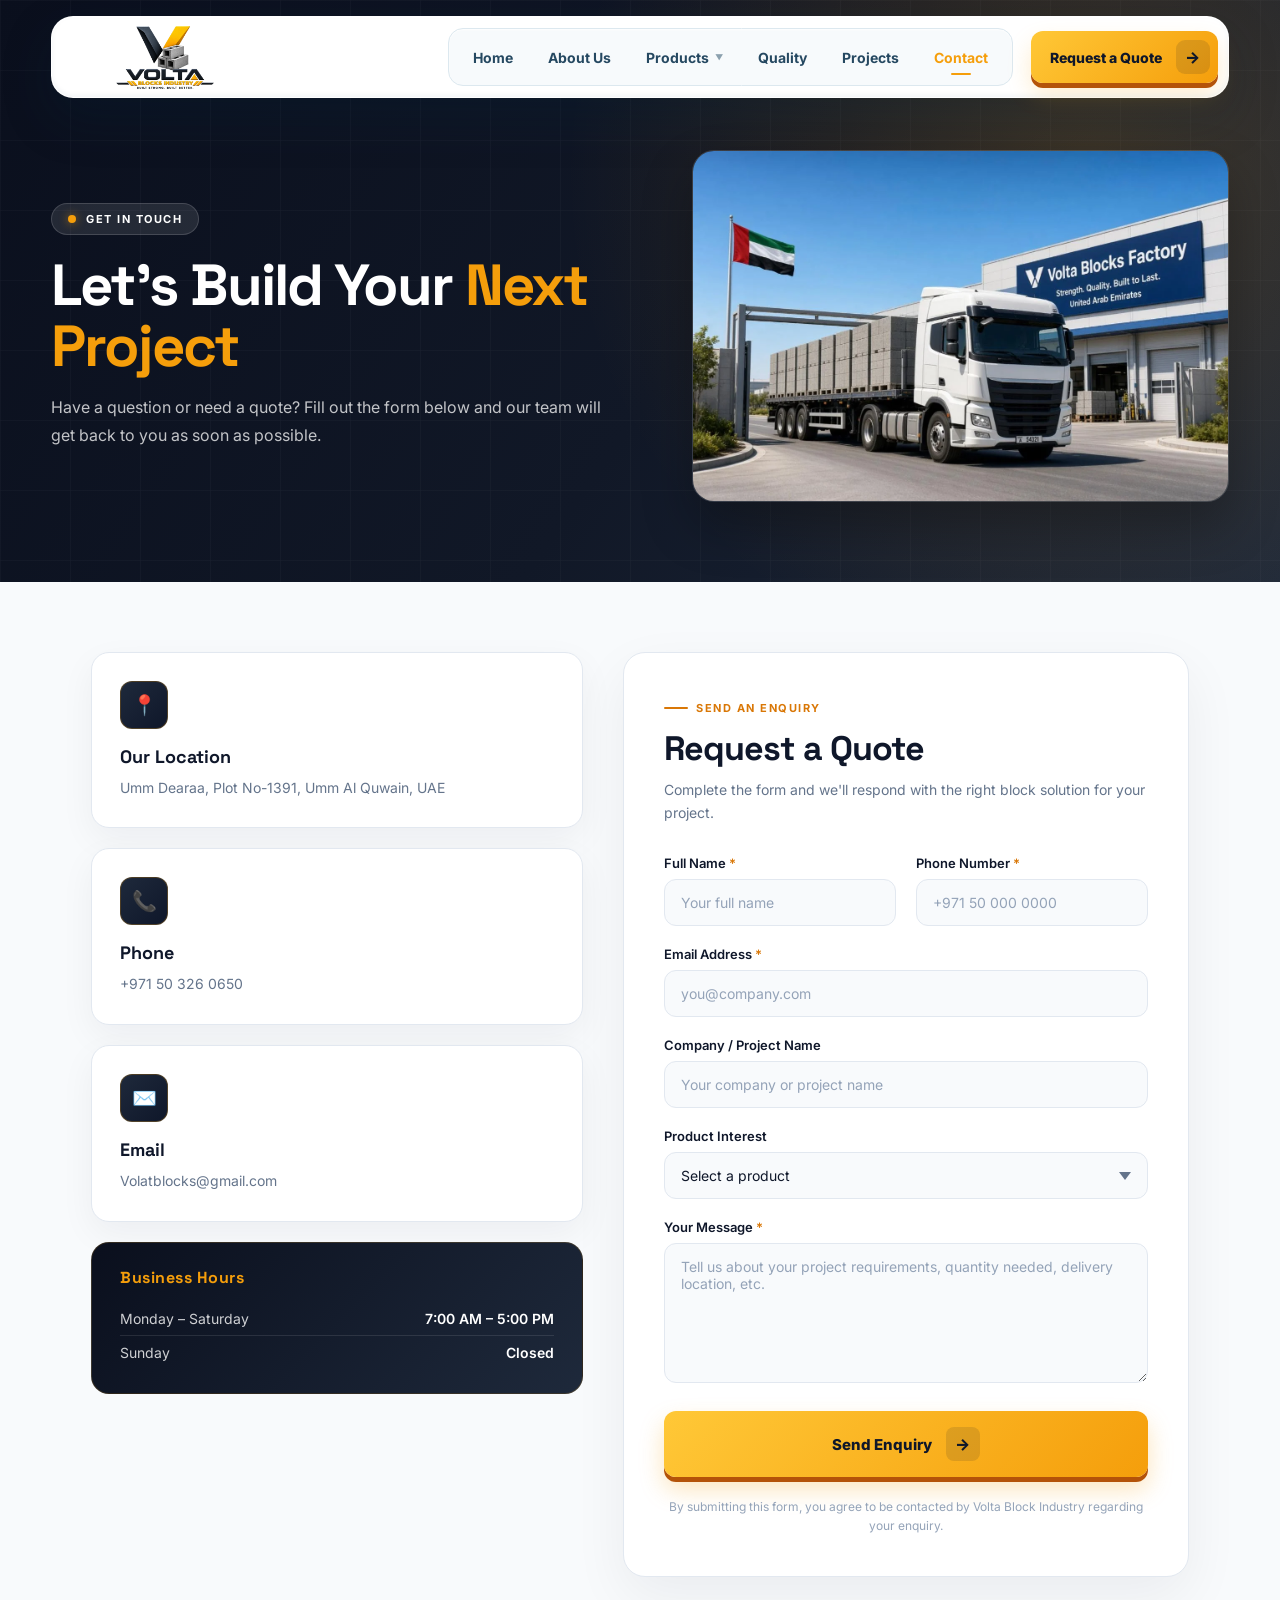
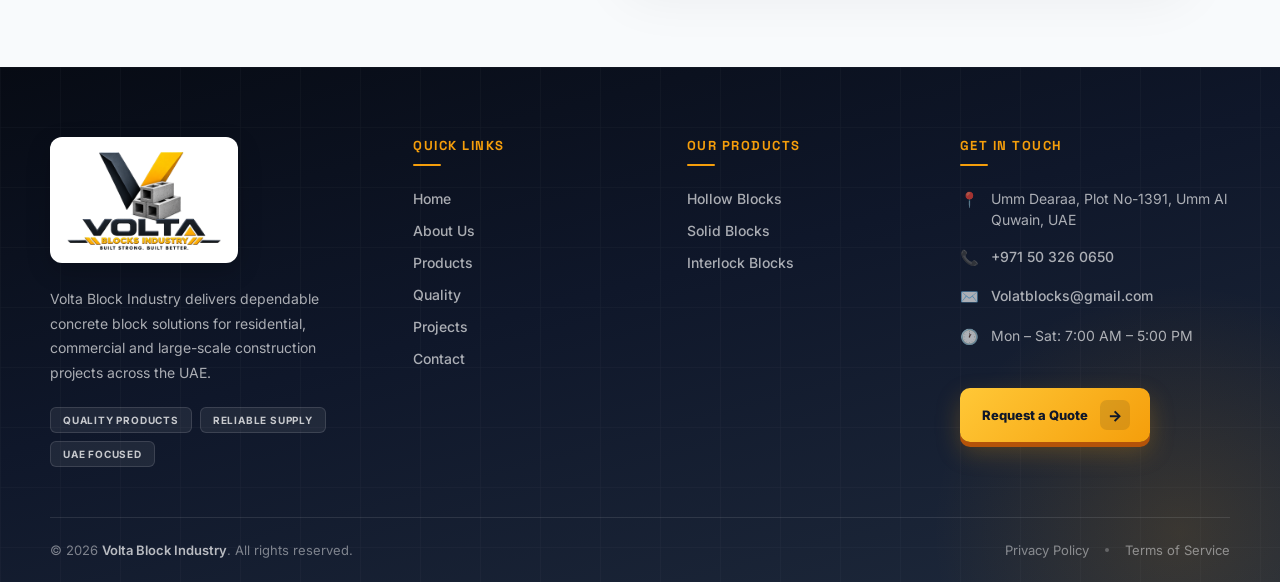
<file: contact.html>
<!DOCTYPE html>
<html lang="en">
<head>
    <meta charset="UTF-8">
    <meta name="viewport" content="width=device-width, initial-scale=1.0">
    <meta name="description" content="Contact Volta Block Industry (VBI) – request a quote or enquire about concrete block solutions across the UAE.">
    <title>Contact Us | Volta Block Industry</title>
    <link rel="stylesheet" href="assets/css/main.css">
    <link rel="stylesheet" href="assets/css/responsive.css">
    <link rel="stylesheet" href="assets/css/contact.css">
    <link rel="stylesheet" href="assets/css/pages.css">
    <link rel="preconnect" href="https://fonts.googleapis.com">
    <link rel="preconnect" href="https://fonts.gstatic.com" crossorigin>
    <link href="https://fonts.googleapis.com/css2?family=Inter:wght@400;500;600;700;800&family=Space+Grotesk:wght@500;600;700&display=swap" rel="stylesheet">
</head>
<body class="contact-page">

<!-- HEADER -->
<header class="site-header">
    <div class="header-box">

        <a href="index.html" class="logo-box">
            <img src="assets/images/logos/volta-blocks-logo.webp" alt="Volta Blocks Industry">
        </a>

                <nav class="main-nav" id="mainNav">
            <a href="index.html">Home</a>
            <a href="about.html">About Us</a>
            <a href="products.html" class="product-link">Products <span>▼</span></a>
            <a href="quality.html">Quality</a>
            <a href="projects.html">Projects</a>
            <a href="contact.html" class="nav-active">Contact</a>
        </nav>

        <a href="contact.html" class="quote-btn">
            Request a Quote
            <span class="quote-arrow">→</span>
        </a>

        <button class="menu-btn" id="menuBtn" type="button" aria-label="Toggle navigation menu" aria-expanded="false" aria-controls="mainNav">
            <span></span>
            <span></span>
            <span></span>
        </button>

    </div>
</header>


<!-- HERO -->
<section class="contact-hero">
    <div class="contact-hero-grid"></div>
    <div class="contact-hero-inner page-hero-split">
        <div class="page-hero-copy">
        <div class="contact-hero-badge">
            <span></span>
            Get in Touch
        </div>
        <h1>Let's Build Your <strong>Next Project</strong></h1>
        <p>
            Have a question or need a quote? Fill out the form below and our
            team will get back to you as soon as possible.
        </p>
        </div>
        <div class="page-hero-visual">
            <img src="assets/images/hero/volta-blocks-delivery-fleet.webp" alt="Volta Blocks delivery across the UAE">
        </div>
    </div>
</section>


<!-- CONTACT SECTION -->
<section class="contact-section" id="contact">
    <div class="contact-container">

        <div class="contact-grid">

            <!-- Left: Contact Info -->
            <div class="contact-info">

                <div class="contact-info-card">
                    <div class="contact-info-icon">📍</div>
                    <h3>Our Location</h3>
                    <p>Umm Dearaa, Plot No-1391, Umm Al Quwain, UAE</p>
                </div>

                <div class="contact-info-card">
                    <div class="contact-info-icon">📞</div>
                    <h3>Phone</h3>
                    <p><a href="tel:+971503260650">+971 50 326 0650</a></p>
                </div>

                <div class="contact-info-card">
                    <div class="contact-info-icon">✉️</div>
                    <h3>Email</h3>
                    <p><a href="mailto:Volatblocks@gmail.com">Volatblocks@gmail.com</a></p>
                </div>

                <div class="contact-hours">
                    <h3>Business Hours</h3>
                    <ul>
                        <li><span>Monday – Saturday</span><span>7:00 AM – 5:00 PM</span></li>
                        <li><span>Sunday</span><span>Closed</span></li>
                    </ul>
                </div>

            </div>


            <!-- Right: Enquiry Form -->
            <div class="contact-form-card">

                <div class="contact-form-header">
                    <div class="eyebrow">Send an Enquiry</div>
                    <h2>Request a Quote</h2>
                    <p>Complete the form and we'll respond with the right block solution for your project.</p>
                </div>

                <!--
                  FormSubmit: Replace Volatblocks@gmail.com with your real email.
                  On first submission, FormSubmit sends an activation link to that inbox.
                -->
                <form
                    class="contact-form"
                    action="https://formsubmit.co/Volatblocks@gmail.com"
                    method="POST"
                >

                    <!-- FormSubmit config -->
                    <input type="hidden" name="_subject" value="New Enquiry – Volta Block Industry Website">
                    <input type="hidden" name="_next" value="thank-you.html">
                    <input type="hidden" name="_template" value="table">
                    <input type="hidden" name="_captcha" value="false">
                    <input type="text" name="_honey" style="display:none">

                    <div class="form-row">
                        <div class="form-group">
                            <label for="name">Full Name <span>*</span></label>
                            <input type="text" id="name" name="name" placeholder="Your full name" required>
                        </div>
                        <div class="form-group">
                            <label for="phone">Phone Number <span>*</span></label>
                            <input type="tel" id="phone" name="phone" placeholder="+971 50 000 0000" required>
                        </div>
                    </div>

                    <div class="form-group">
                        <label for="email">Email Address <span>*</span></label>
                        <input type="email" id="email" name="email" placeholder="you@company.com" required>
                    </div>

                    <div class="form-group">
                        <label for="company">Company / Project Name</label>
                        <input type="text" id="company" name="company" placeholder="Your company or project name">
                    </div>

                    <div class="form-group">
                        <label for="product">Product Interest</label>
                        <select id="product" name="product">
                            <option value="">Select a product</option>
                            <option value="Hollow Blocks">Hollow Blocks</option>
                            <option value="Solid Blocks">Solid Blocks</option>
                            <option value="Interlock Blocks">Interlock Blocks</option>
                        </select>
                    </div>

                    <div class="form-group">
                        <label for="message">Your Message <span>*</span></label>
                        <textarea id="message" name="message" placeholder="Tell us about your project requirements, quantity needed, delivery location, etc." required></textarea>
                    </div>

                    <button type="submit" class="contact-submit">
                        Send Enquiry
                        <span>→</span>
                    </button>

                    <p class="form-note">
                        By submitting this form, you agree to be contacted by Volta Block Industry regarding your enquiry.
                    </p>

                </form>

            </div>

        </div>

    </div>
</section>


<!-- FOOTER -->
<footer class="site-footer">
    <div class="footer-grid"></div>
    <div class="footer-glow"></div>
    <div class="footer-container">
        <div class="footer-top">
            <div class="footer-brand">
                <a href="index.html" class="footer-logo">
                    <img src="assets/images/logos/volta-blocks-logo.webp" alt="Volta Blocks Industry">
                </a>
                <p>
                    Volta Block Industry delivers dependable concrete block
                    solutions for residential, commercial and large-scale
                    construction projects across the UAE.
                </p>
                <div class="footer-badges">
                    <span>Quality Products</span>
                    <span>Reliable Supply</span>
                    <span>UAE Focused</span>
                </div>
            </div>
            <div class="footer-col">
                <h4>Quick Links</h4>
                <ul>
                    <li><a href="index.html">Home</a></li>
                    <li><a href="about.html">About Us</a></li>
                    <li><a href="products.html">Products</a></li>
                    <li><a href="quality.html">Quality</a></li>
                    <li><a href="projects.html">Projects</a></li>
                    <li><a href="contact.html">Contact</a></li>
                </ul>
            </div>
            <div class="footer-col">
                <h4>Our Products</h4>
                <ul>
          <li><a href="products.html">Hollow Blocks</a></li>
          <li><a href="products.html">Solid Blocks</a></li>
          <li><a href="products.html">Interlock Blocks</a></li>
        </ul>
            </div>
            <div class="footer-col footer-contact">
                <h4>Get in Touch</h4>
                <ul class="footer-contact-list">
                    <li><span class="footer-icon">📍</span><span>Umm Dearaa, Plot No-1391, Umm Al Quwain, UAE</span></li>
                    <li><span class="footer-icon">📞</span><a href="tel:+971503260650">+971 50 326 0650</a></li>
                    <li><span class="footer-icon">✉️</span><a href="mailto:Volatblocks@gmail.com">Volatblocks@gmail.com</a></li>
                    <li><span class="footer-icon">🕐</span><span>Mon – Sat: 7:00 AM – 5:00 PM</span></li>
                </ul>
                <a href="contact.html" class="footer-cta">Request a Quote <span>→</span></a>
            </div>
        </div>
        <div class="footer-bottom">
            <p>&copy; 2026 <strong>Volta Block Industry</strong>. All rights reserved.</p>
            <div class="footer-bottom-links">
                <a href="#">Privacy Policy</a>
                <span class="footer-divider"></span>
                <a href="#">Terms of Service</a>
            </div>
        </div>
    </div>
</footer>

<script src="assets/js/main.js" defer></script>
</body>
</html>
</file>
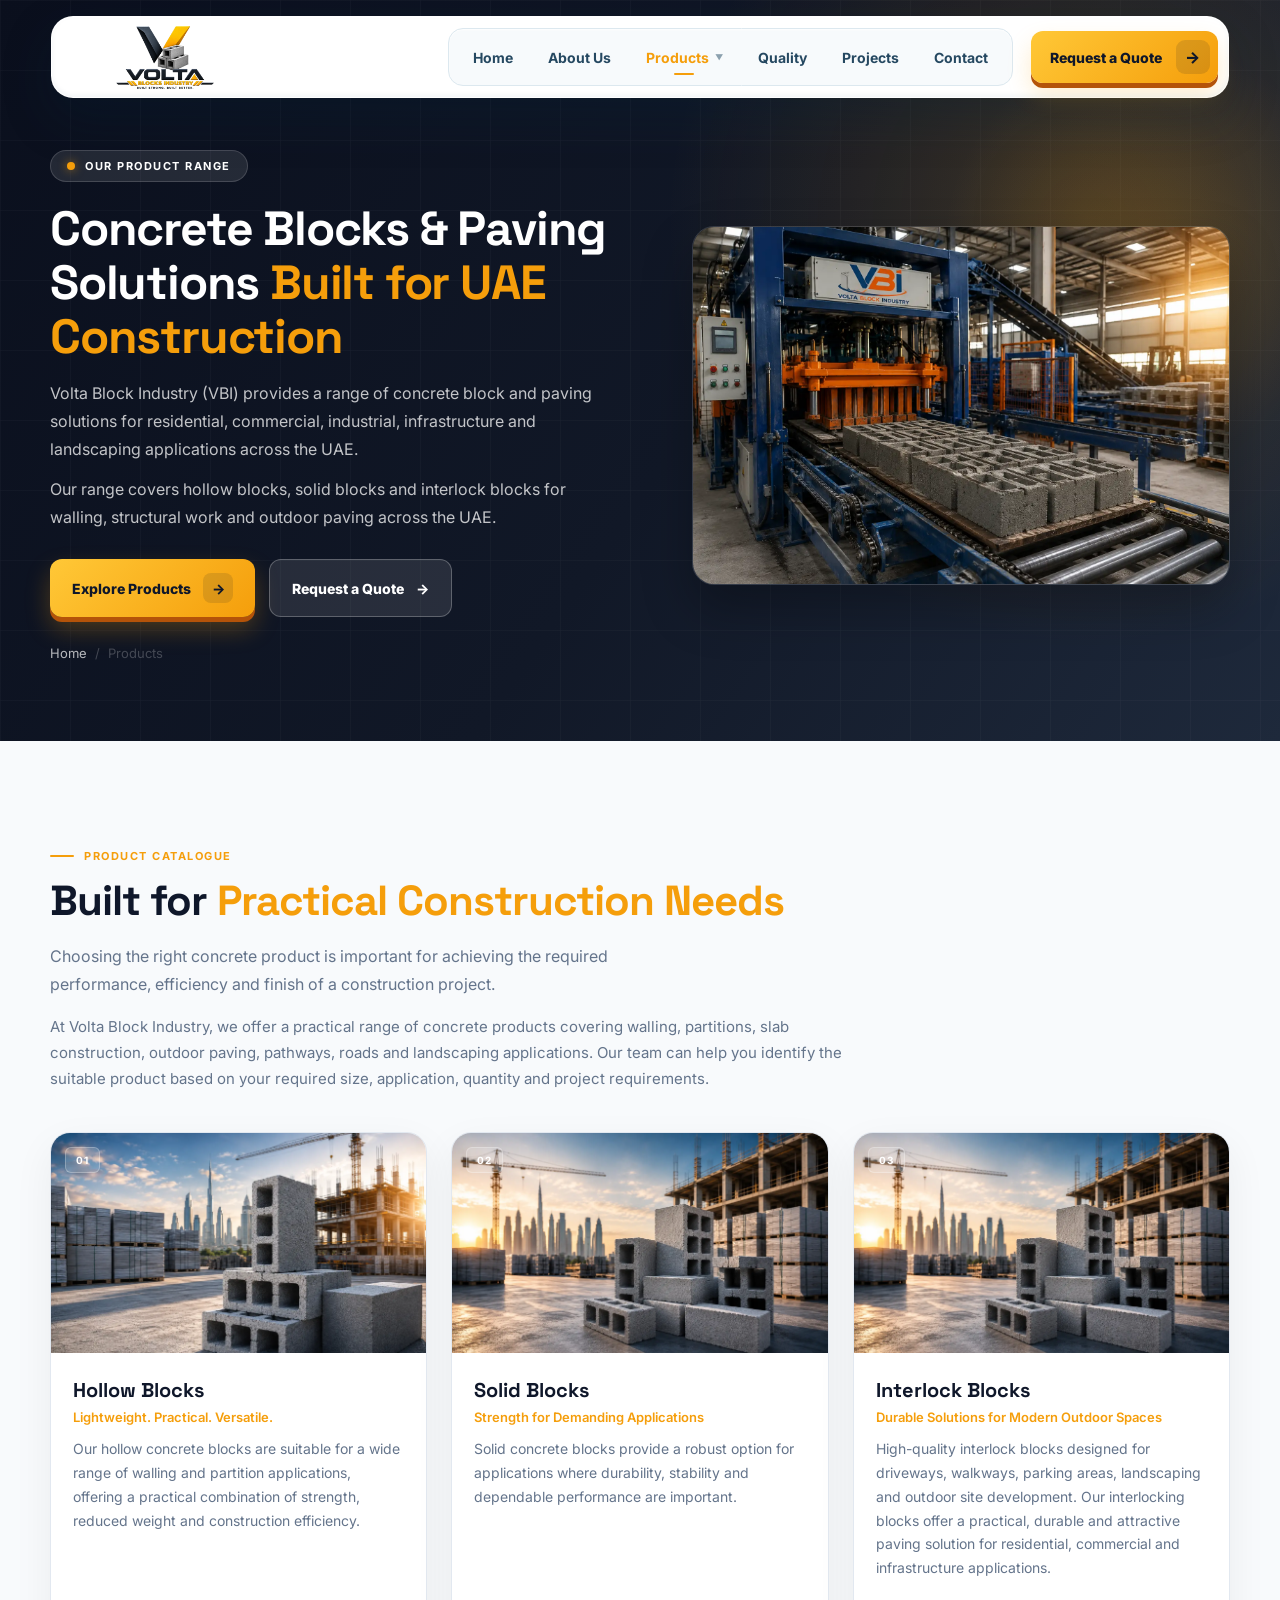
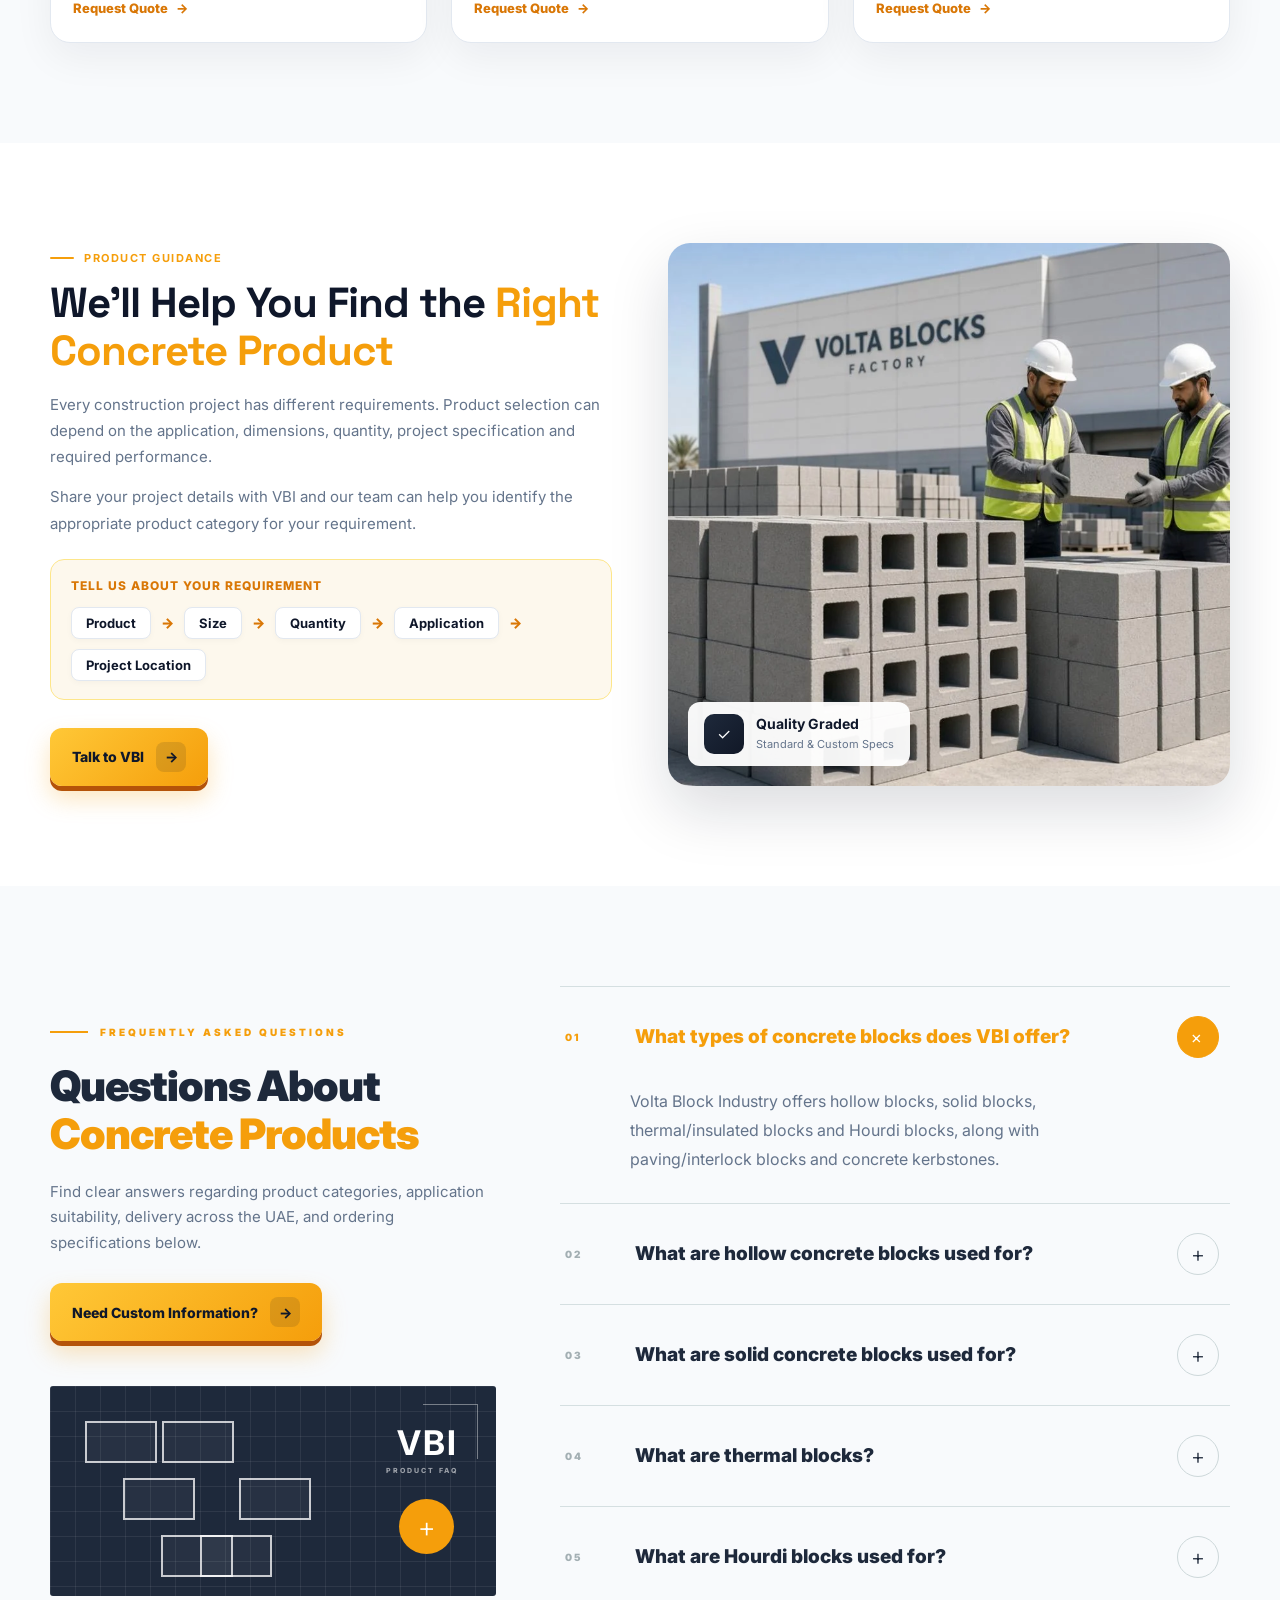
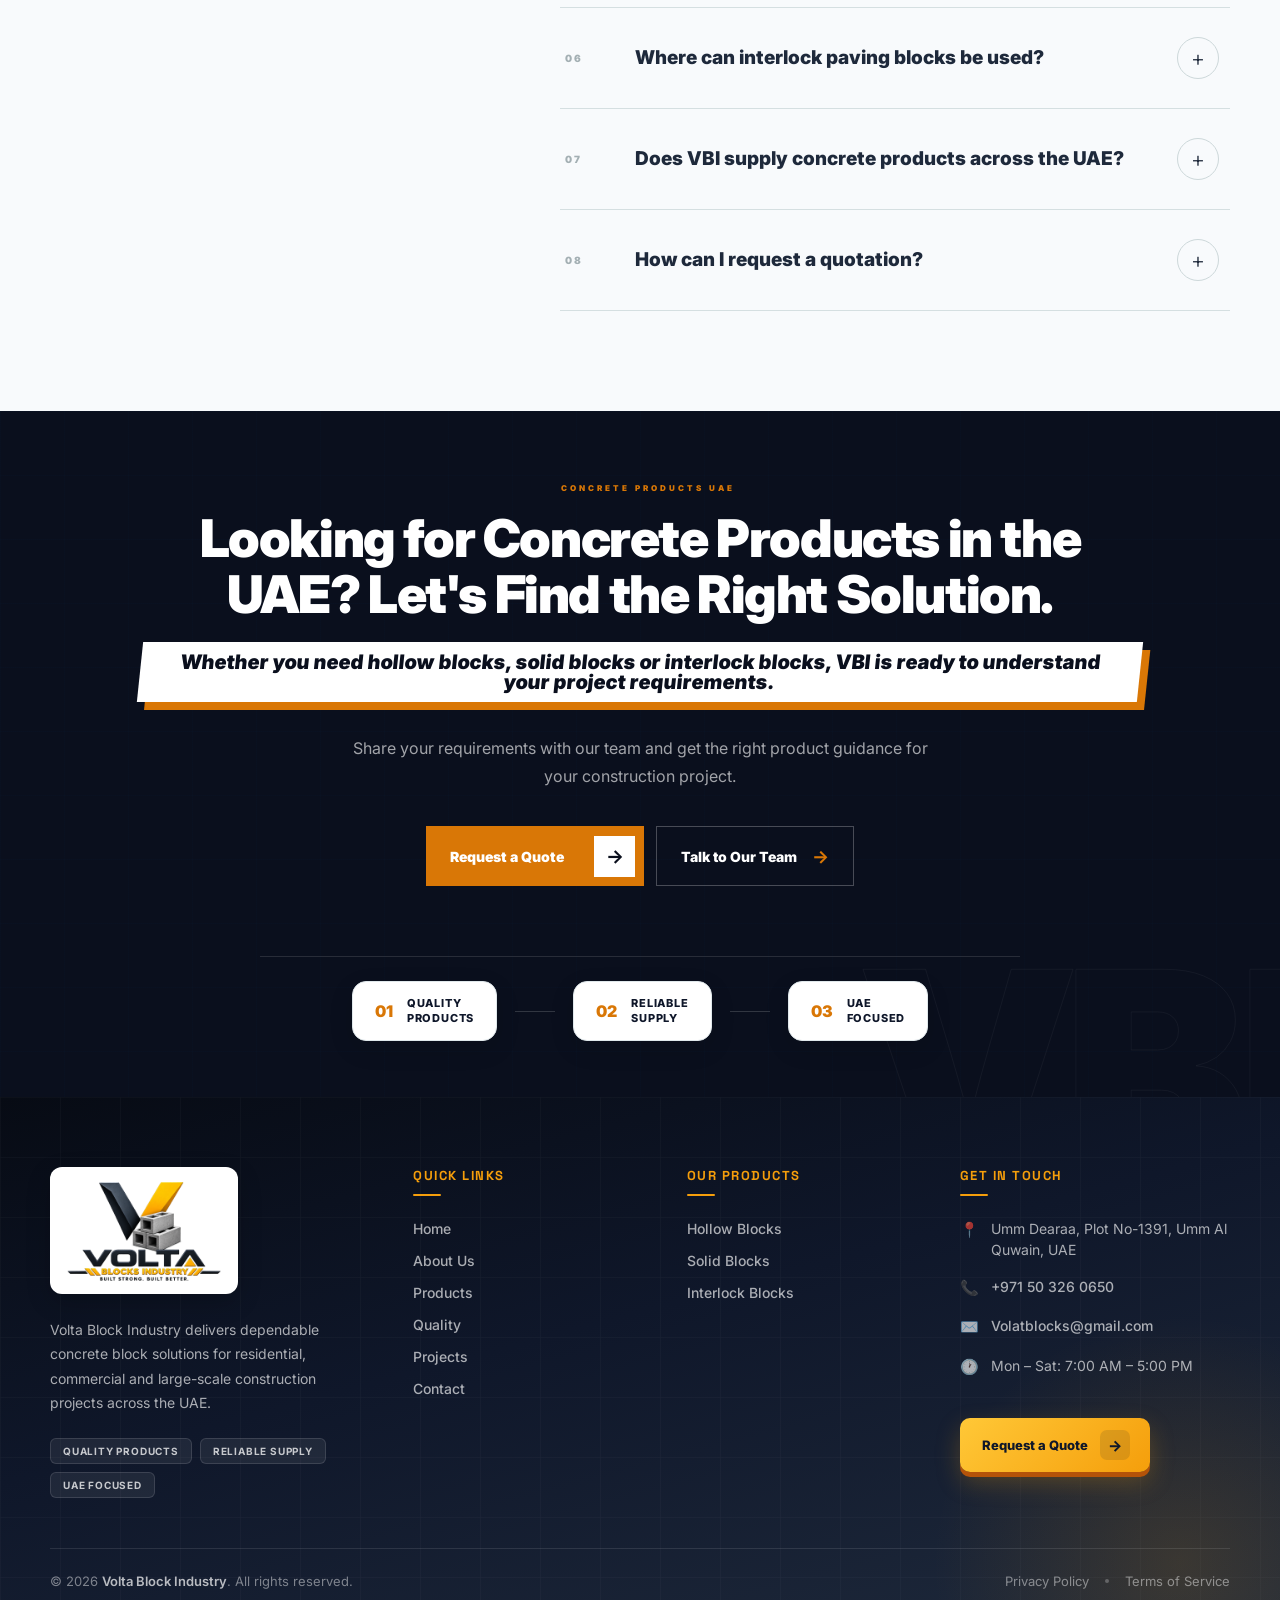
<file: products.html>
<!DOCTYPE html>
<html lang="en">
<head>
    <meta charset="UTF-8">
    <meta name="viewport" content="width=device-width, initial-scale=1.0">
    <title>Concrete Blocks & Paving Products UAE | Volta Block Industry</title>
    <meta name="description" content="Explore concrete blocks and paving products from Volta Block Industry, including hollow, solid, thermal, Hourdi blocks, interlocks and kerbstones for UAE construction projects.">
    <meta name="keywords" content="Concrete Blocks UAE, Concrete Block Manufacturer UAE, Concrete Block Supplier UAE, Hollow Blocks UAE, Solid Blocks UAE, Thermal Blocks UAE, Hourdi Blocks UAE">
    <link rel="stylesheet" href="assets/css/main.css">
    <link rel="stylesheet" href="assets/css/responsive.css">
    <link rel="stylesheet" href="assets/css/pages.css">
    
    <link rel="preconnect" href="https://fonts.googleapis.com">
    <link rel="preconnect" href="https://fonts.gstatic.com" crossorigin>
    <link href="https://fonts.googleapis.com/css2?family=Inter:wght@400;500;600;700;800&family=Space+Grotesk:wght@500;600;700&display=swap" rel="stylesheet">
</head>
<body class="page-body">
<header class="site-header">
    <div class="header-box">
        <a href="index.html" class="logo-box">
            <img src="assets/images/logos/volta-blocks-logo.webp" alt="Volta Blocks Industry">
        </a>
        <nav class="main-nav" id="mainNav">
            <a href="index.html">Home</a>
            <a href="about.html">About Us</a>
            <a href="products.html" class="product-link nav-active">Products <span>▼</span></a>
            <a href="quality.html">Quality</a>
            <a href="projects.html">Projects</a>
            <a href="contact.html">Contact</a>
        </nav>
        <a href="contact.html" class="quote-btn">
            Request a Quote
            <span class="quote-arrow">→</span>
        </a>
        <button class="menu-btn" id="menuBtn" type="button" aria-label="Toggle navigation menu" aria-expanded="false" aria-controls="mainNav">
            <span></span><span></span><span></span>
        </button>
    </div>
</header>

<!-- =====================================================
     1. HERO SECTION
===================================================== -->
<section class="page-hero">
  <div class="page-hero-grid"></div>
  <div class="page-hero-glow"></div>
  <div class="page-hero-inner page-hero-split">
    <div class="page-hero-copy">
    <div class="page-hero-badge"><i></i> OUR PRODUCT RANGE</div>
    <h1>Concrete Blocks & Paving Solutions <strong>Built for UAE Construction</strong></h1>
    <p>Volta Block Industry (VBI) provides a range of concrete block and paving solutions for residential, commercial, industrial, infrastructure and landscaping applications across the UAE.</p>
    <p style="margin-top: 12px;">Our range covers hollow blocks, solid blocks and interlock blocks for walling, structural work and outdoor paving across the UAE.</p>
    
    <div class="page-hero-actions">
      <a href="#products-catalog" class="btn-primary">Explore Products <span>→</span></a>
      <a href="contact.html" class="btn-secondary">Request a Quote <span>→</span></a>
    </div>

    <div class="page-breadcrumb">
      <a href="index.html">Home</a>
      <span>/</span>
      <span>Products</span>
    </div>
    </div>
    <div class="page-hero-visual">
      <img src="assets/images/hero/Block-machine.webp" alt="Volta Blocks concrete products">
    </div>
  </div>
</section>

<!-- =====================================================
     2. PRODUCT INTRODUCTION & FULL CATALOGUE
===================================================== -->
<section class="page-section" id="products-catalog">
  <div class="page-container">
    <div class="page-eyebrow">Product Catalogue</div>
    <h2>Built for <strong>Practical Construction Needs</strong></h2>
    <p class="page-lead">Choosing the right concrete product is important for achieving the required performance, efficiency and finish of a construction project.</p>
    <p style="margin-top: -24px; margin-bottom: 40px; color: #64748b; font-size: 15px; line-height: 1.75; max-width: 820px;">
      At Volta Block Industry, we offer a practical range of concrete products covering walling, partitions, slab construction, outdoor paving, pathways, roads and landscaping applications. Our team can help you identify the suitable product based on your required size, application, quantity and project requirements.
    </p>

    <div class="products-grid">
      <!-- 01 Hollow Blocks -->
      <article class="product-tile" id="hollow-blocks">
        <div class="product-tile-img">
          <span class="tag">01</span>
          <img src="assets/images/products/hollow-block.png" alt="Hollow Concrete Blocks UAE">
        </div>
        <div class="product-tile-body">
          <h3>Hollow Blocks</h3>
          <div class="sub">Lightweight. Practical. Versatile.</div>
          <p>Our hollow concrete blocks are suitable for a wide range of walling and partition applications, offering a practical combination of strength, reduced weight and construction efficiency.</p>
          <a href="contact.html">Request Quote <span>→</span></a>
        </div>
      </article>

      <!-- 02 Solid Blocks -->
      <article class="product-tile" id="solid-blocks">
        <div class="product-tile-img orange">
          <span class="tag">02</span>
          <img src="assets/images/products/solid-block.png" alt="Solid Concrete Blocks UAE">
        </div>
        <div class="product-tile-body">
          <h3>Solid Blocks</h3>
          <div class="sub">Strength for Demanding Applications</div>
          <p>Solid concrete blocks provide a robust option for applications where durability, stability and dependable performance are important.</p>
          <a href="contact.html">Request Quote <span>→</span></a>
        </div>
      </article>

      <!-- 03 Interlock Blocks -->
      <article class="product-tile" id="interlock-blocks">
        <div class="product-tile-img">
          <span class="tag">03</span>
          <img src="assets/images/products/paving-block.png" alt="Interlock Blocks UAE">
        </div>
        <div class="product-tile-body">
          <h3>Interlock Blocks</h3>
          <div class="sub">Durable Solutions for Modern Outdoor Spaces</div>
          <p>High-quality interlock blocks designed for driveways, walkways, parking areas, landscaping and outdoor site development. Our interlocking blocks offer a practical, durable and attractive paving solution for residential, commercial and infrastructure applications.</p>
          <a href="contact.html">Request Quote <span>→</span></a>
        </div>
      </article>
    </div>
  </div>
</section>

<!-- =====================================================
     3. WE'LL HELP YOU FIND THE RIGHT CONCRETE PRODUCT
===================================================== -->
<section class="page-section alt" id="product-guidance">
  <div class="page-container page-split">
    <div class="page-copy">
      <div class="page-eyebrow">Product Guidance</div>
      <h2>We'll Help You Find the <strong>Right Concrete Product</strong></h2>
      <p>Every construction project has different requirements. Product selection can depend on the application, dimensions, quantity, project specification and required performance.</p>
      <p>Share your project details with VBI and our team can help you identify the appropriate product category for your requirement.</p>
      
      <!-- Requirement Flow Strip -->
      <div class="req-flow-strip">
        <div class="req-flow-title">Tell Us About Your Requirement</div>
        <span class="req-step">Product</span>
        <span class="req-step-arrow">→</span>
        <span class="req-step">Size</span>
        <span class="req-step-arrow">→</span>
        <span class="req-step">Quantity</span>
        <span class="req-step-arrow">→</span>
        <span class="req-step">Application</span>
        <span class="req-step-arrow">→</span>
        <span class="req-step">Project Location</span>
      </div>

      <div style="margin-top: 28px;">
        <a href="contact.html" class="btn-primary">Talk to VBI <span>→</span></a>
      </div>
    </div>

    <div class="page-media">
      <img src="assets/images/hero/volta-blocks-factory-inspection.webp" alt="Volta Blocks Factory product inspection and quality assurance">
      <div class="page-media-badge">
        <div class="page-media-icon">✓</div>
        <div>
          <strong>Quality Graded</strong>
          <small>Standard & Custom Specs</small>
        </div>
      </div>
    </div>
  </div>
</section>

<!-- =====================================================
     4. FAQ — SEO FOCUSED (8 QUESTIONS)
===================================================== -->
<section class="vbi-faq-section inner-faq" id="products-faq">
  <div class="vbi-faq-container">
    <div class="vbi-faq-intro">
      <span class="vbi-faq-label">
        <i></i>
        FREQUENTLY ASKED QUESTIONS
      </span>
      <h2>
        Questions About
        <span>Concrete Products</span>
      </h2>
      <p style="font-size: 15px; line-height: 1.7; color: #64748b; margin-top: 14px;">
        Find clear answers regarding product categories, application suitability, delivery across the UAE, and ordering specifications below.
      </p>

      <div style="margin-top: 28px;">
        <a href="contact.html" class="btn-primary">Need Custom Information? <span>→</span></a>
      </div>

      <!-- Construction Visual -->
      <div class="vbi-faq-visual">
        <div class="faq-corner"></div>
        <div class="faq-block block-1"></div>
        <div class="faq-block block-2"></div>
        <div class="faq-block block-3"></div>
        <div class="faq-block block-4"></div>
        <div class="faq-block block-5"></div>
        <div class="faq-block block-6"></div>
        <div class="faq-plus">+</div>
        <div class="faq-visual-text">
          <strong>VBI</strong>
          <span>PRODUCT FAQ</span>
        </div>
      </div>
    </div>

    <div class="vbi-faq-list">
      <!-- FAQ 01 -->
      <div class="vbi-faq-item active">
        <button class="vbi-faq-question" type="button">
          <span class="faq-number">01</span>
          <strong>What types of concrete blocks does VBI offer?</strong>
          <span class="faq-toggle">+</span>
        </button>
        <div class="vbi-faq-answer">
          <p>Volta Block Industry offers hollow blocks, solid blocks, thermal/insulated blocks and Hourdi blocks, along with paving/interlock blocks and concrete kerbstones.</p>
        </div>
      </div>

      <!-- FAQ 02 -->
      <div class="vbi-faq-item">
        <button class="vbi-faq-question" type="button">
          <span class="faq-number">02</span>
          <strong>What are hollow concrete blocks used for?</strong>
          <span class="faq-toggle">+</span>
        </button>
        <div class="vbi-faq-answer">
          <p>Hollow concrete blocks are commonly used for suitable walling and partition applications in residential, commercial and other construction projects.</p>
        </div>
      </div>

      <!-- FAQ 03 -->
      <div class="vbi-faq-item">
        <button class="vbi-faq-question" type="button">
          <span class="faq-number">03</span>
          <strong>What are solid concrete blocks used for?</strong>
          <span class="faq-toggle">+</span>
        </button>
        <div class="vbi-faq-answer">
          <p>Solid concrete blocks are used in applications where solid masonry and durability are required, subject to the project's specifications.</p>
        </div>
      </div>

      <!-- FAQ 04 -->
      <div class="vbi-faq-item">
        <button class="vbi-faq-question" type="button">
          <span class="faq-number">04</span>
          <strong>What are thermal blocks?</strong>
          <span class="faq-toggle">+</span>
        </button>
        <div class="vbi-faq-answer">
          <p>Thermal blocks are concrete block solutions designed for applications where improved thermal performance is an important consideration.</p>
        </div>
      </div>

      <!-- FAQ 05 -->
      <div class="vbi-faq-item">
        <button class="vbi-faq-question" type="button">
          <span class="faq-number">05</span>
          <strong>What are Hourdi blocks used for?</strong>
          <span class="faq-toggle">+</span>
        </button>
        <div class="vbi-faq-answer">
          <p>Hourdi blocks are specialized filler units used in suitable ribbed slab construction systems.</p>
        </div>
      </div>

      <!-- FAQ 06 -->
      <div class="vbi-faq-item">
        <button class="vbi-faq-question" type="button">
          <span class="faq-number">06</span>
          <strong>Where can interlock paving blocks be used?</strong>
          <span class="faq-toggle">+</span>
        </button>
        <div class="vbi-faq-answer">
          <p>Interlock paving blocks can be used for driveways, walkways, parking areas, landscaping and various outdoor developments.</p>
        </div>
      </div>

      <!-- FAQ 07 -->
      <div class="vbi-faq-item">
        <button class="vbi-faq-question" type="button">
          <span class="faq-number">07</span>
          <strong>Does VBI supply concrete products across the UAE?</strong>
          <span class="faq-toggle">+</span>
        </button>
        <div class="vbi-faq-answer">
          <p>VBI is focused on supporting concrete product requirements across the UAE. Availability, quantity and delivery arrangements should be confirmed based on the specific project enquiry.</p>
        </div>
      </div>

      <!-- FAQ 08 -->
      <div class="vbi-faq-item">
        <button class="vbi-faq-question" type="button">
          <span class="faq-number">08</span>
          <strong>How can I request a quotation?</strong>
          <span class="faq-toggle">+</span>
        </button>
        <div class="vbi-faq-answer">
          <p>Send VBI your required product, size, quantity, application and project location. The team can then provide relevant product information and quotation details.</p>
        </div>
      </div>
    </div>
  </div>
</section>

<!-- =====================================================
     5. FINAL CTA
===================================================== -->
<section class="vbi-cta-modern" id="contact">
  <div class="vbi-modern-bg">
    <div class="vbi-bg-grid"></div>
    <div class="vbi-bg-glow glow-1"></div>
    <div class="vbi-bg-glow glow-2"></div>
    <div class="vbi-bg-text">VBI</div>
  </div>

  <div class="vbi-modern-container">
    <div class="vbi-modern-inner">
      <span class="vbi-modern-badge">
        <i></i>
        CONCRETE PRODUCTS UAE
      </span>

      <h2>
        Looking for Concrete Products in the UAE?
        <span>Let's Find the Right Solution.</span>
      </h2>

      <p class="vbi-modern-statement">
        Whether you need hollow blocks, solid blocks or interlock blocks, VBI is ready to understand your project requirements.
      </p>

      <p class="vbi-modern-description">
        Share your requirements with our team and get the right product guidance for your construction project.
      </p>

      <div class="vbi-modern-buttons">
        <a href="contact.html" class="vbi-modern-primary">
          <span>Request a Quote</span>
          <b>→</b>
        </a>
        <a href="contact.html" class="vbi-modern-secondary">
          <span>Talk to Our Team</span>
          <b>→</b>
        </a>
      </div>
    </div>

    <!-- Bottom Project Strip with dark readable text -->
    <div class="vbi-project-strip">
      <div class="vbi-project-item">
        <small>01</small>
        <span>QUALITY<br>PRODUCTS</span>
      </div>

      <div class="vbi-project-line"></div>

      <div class="vbi-project-item">
        <small>02</small>
        <span>RELIABLE<br>SUPPLY</span>
      </div>

      <div class="vbi-project-line"></div>

      <div class="vbi-project-item">
        <small>03</small>
        <span>UAE<br>FOCUSED</span>
      </div>
    </div>
  </div>
</section>

<footer class="site-footer">
  <div class="footer-grid"></div>
  <div class="footer-glow"></div>
  <div class="footer-container">
    <div class="footer-top">
      <div class="footer-brand">
        <a href="index.html" class="footer-logo">
          <img src="assets/images/logos/volta-blocks-logo.webp" alt="Volta Blocks Industry">
        </a>
        <p>Volta Block Industry delivers dependable concrete block solutions for residential, commercial and large-scale construction projects across the UAE.</p>
        <div class="footer-badges">
          <span>Quality Products</span>
          <span>Reliable Supply</span>
          <span>UAE Focused</span>
        </div>
      </div>
      <div class="footer-col">
        <h4>Quick Links</h4>
        <ul>
          <li><a href="index.html">Home</a></li>
          <li><a href="about.html">About Us</a></li>
          <li><a href="products.html">Products</a></li>
          <li><a href="quality.html">Quality</a></li>
          <li><a href="projects.html">Projects</a></li>
          <li><a href="contact.html">Contact</a></li>
        </ul>
      </div>
      <div class="footer-col">
        <h4>Our Products</h4>
        <ul>
          <li><a href="products.html">Hollow Blocks</a></li>
          <li><a href="products.html">Solid Blocks</a></li>
          <li><a href="products.html">Interlock Blocks</a></li>
        </ul>
      </div>
      <div class="footer-col footer-contact">
        <h4>Get in Touch</h4>
        <ul class="footer-contact-list">
          <li><span class="footer-icon">📍</span><span>Umm Dearaa, Plot No-1391, Umm Al Quwain, UAE</span></li>
          <li><span class="footer-icon">📞</span><a href="tel:+971503260650">+971 50 326 0650</a></li>
          <li><span class="footer-icon">✉️</span><a href="mailto:Volatblocks@gmail.com">Volatblocks@gmail.com</a></li>
          <li><span class="footer-icon">🕐</span><span>Mon – Sat: 7:00 AM – 5:00 PM</span></li>
        </ul>
        <a href="contact.html" class="footer-cta">Request a Quote <span>→</span></a>
      </div>
    </div>
    <div class="footer-bottom">
      <p>&copy; 2026 <strong>Volta Block Industry</strong>. All rights reserved.</p>
      <div class="footer-bottom-links">
        <a href="#">Privacy Policy</a>
        <span class="footer-divider"></span>
        <a href="#">Terms of Service</a>
      </div>
    </div>
  </div>
</footer>
<script src="assets/js/main.js" defer></script>
</body>
</html>
</file>
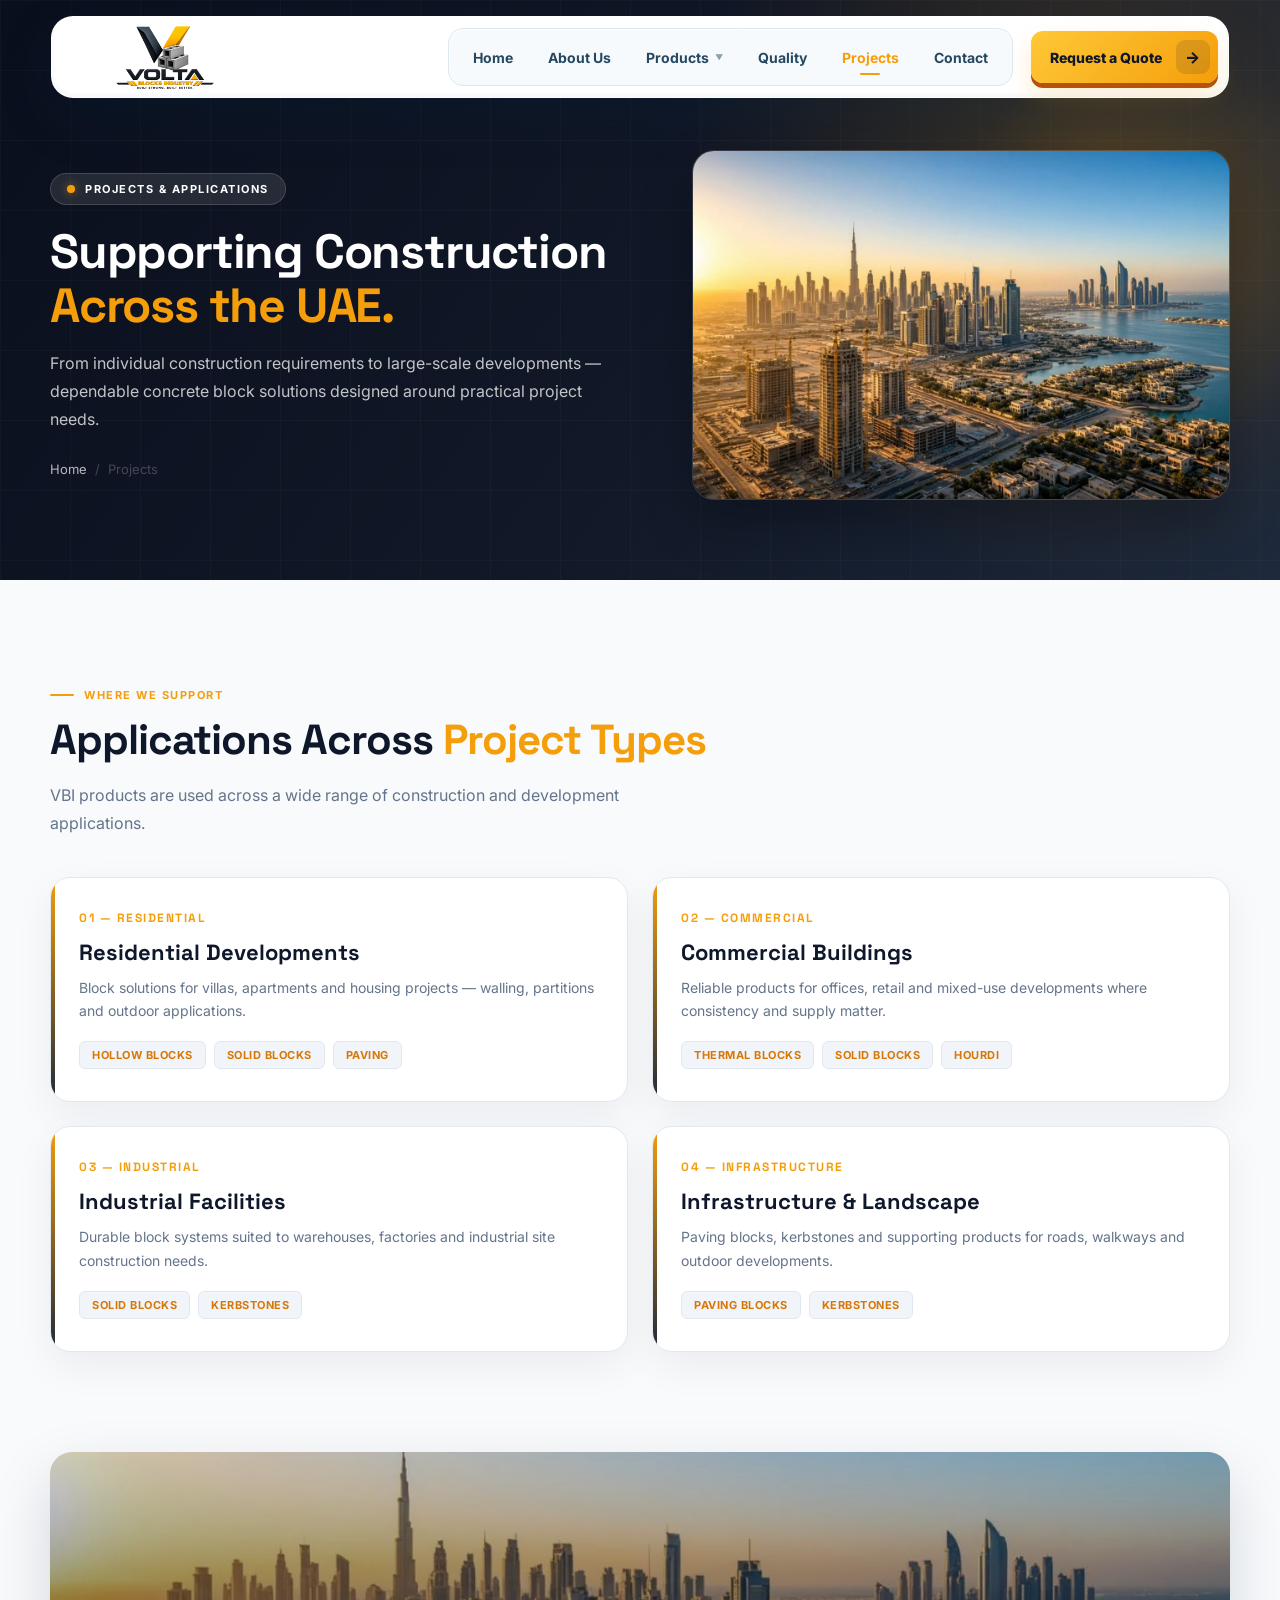
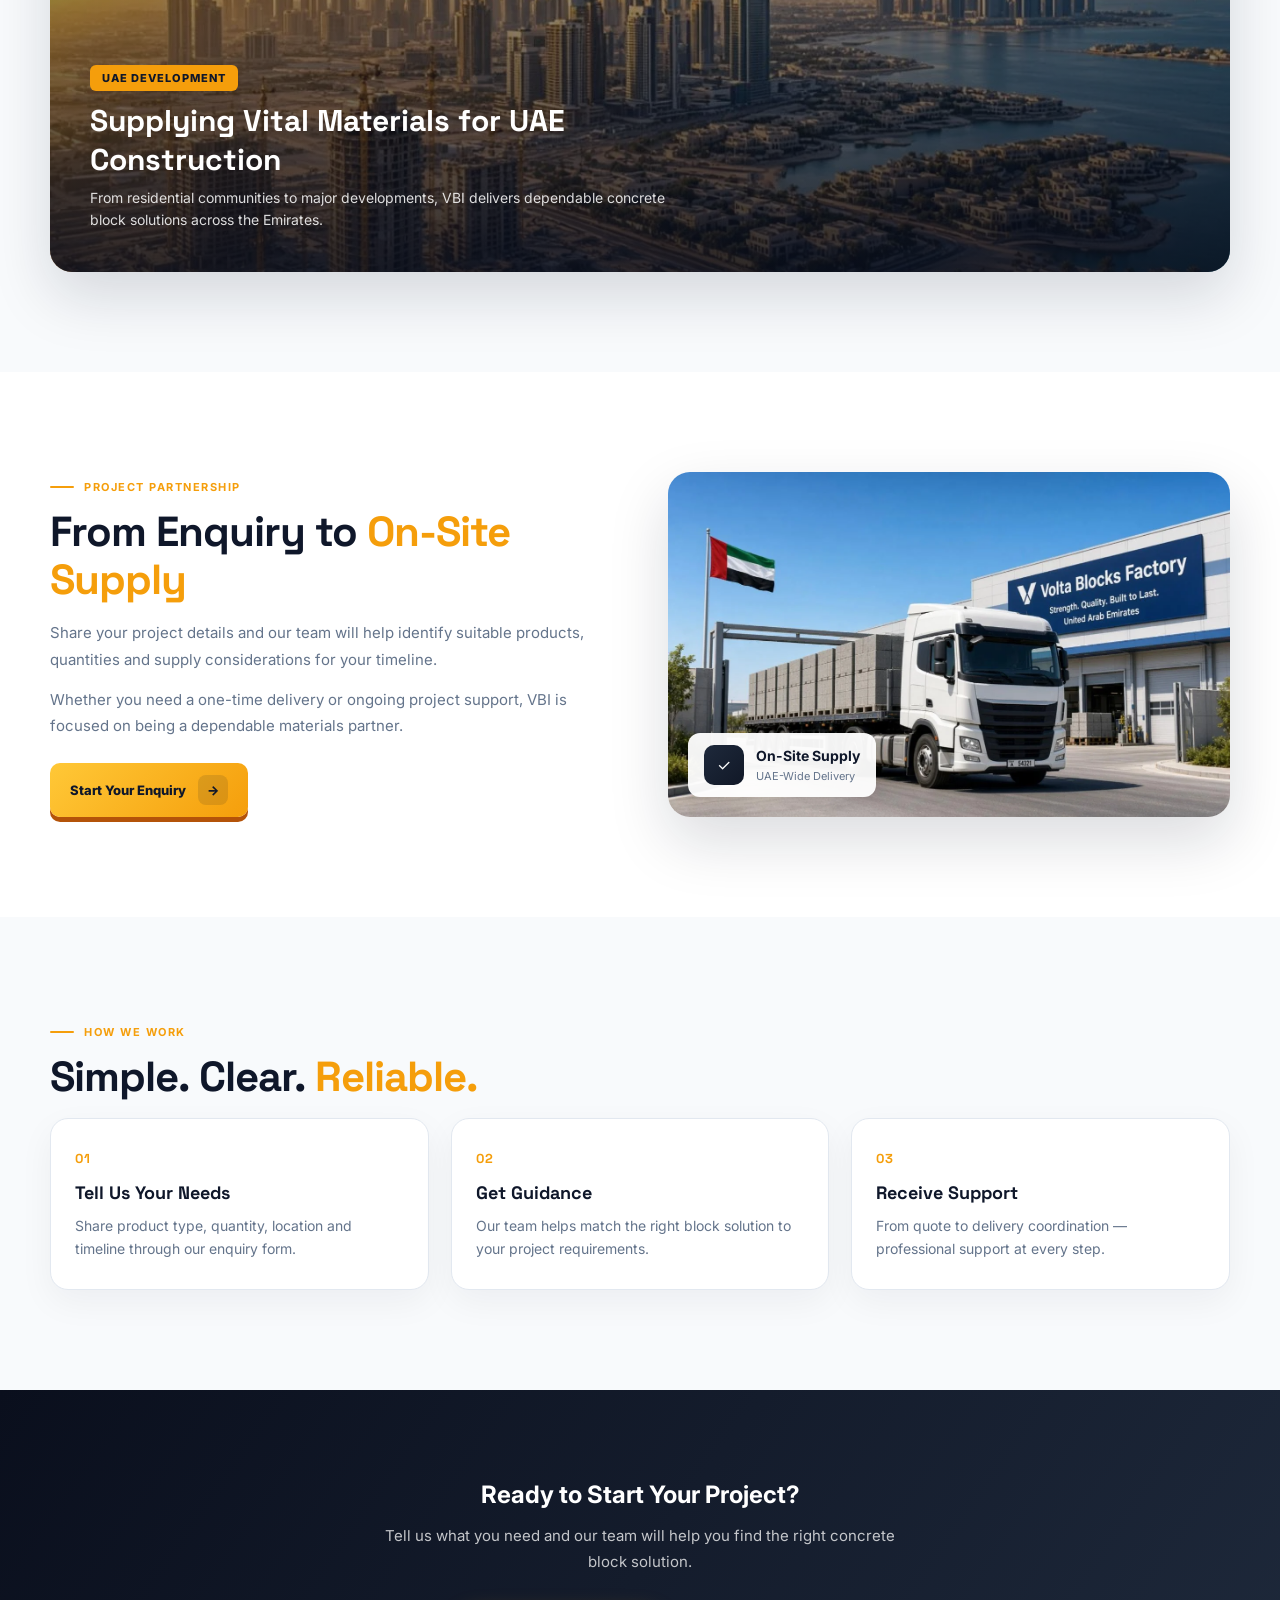
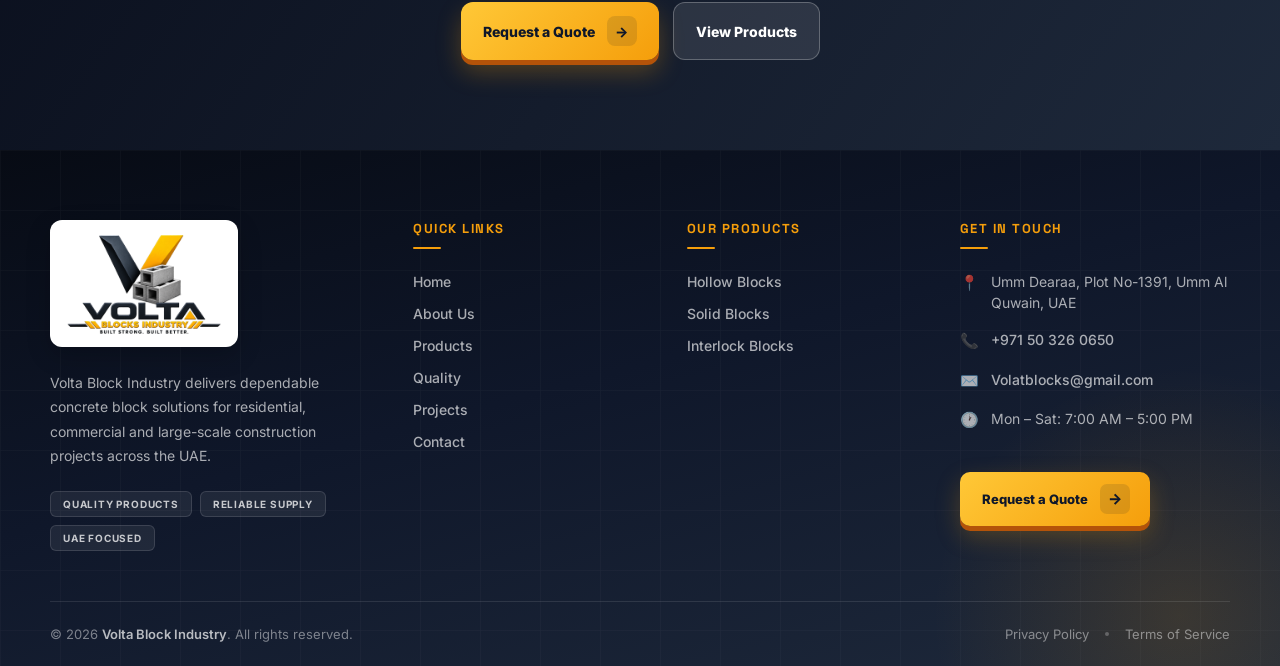
<file: projects.html>
<!DOCTYPE html>
<html lang="en">
<head>
    <meta charset="UTF-8">
    <meta name="viewport" content="width=device-width, initial-scale=1.0">
    <meta name="description" content="VBI supports construction projects across the UAE — residential, commercial, industrial and infrastructure.">
    <title>Projects | Volta Block Industry</title>
    <link rel="stylesheet" href="assets/css/main.css">
    <link rel="stylesheet" href="assets/css/responsive.css">
    <link rel="stylesheet" href="assets/css/pages.css">
    
    <link rel="preconnect" href="https://fonts.googleapis.com">
    <link rel="preconnect" href="https://fonts.gstatic.com" crossorigin>
    <link href="https://fonts.googleapis.com/css2?family=Inter:wght@400;500;600;700;800&family=Space+Grotesk:wght@500;600;700&display=swap" rel="stylesheet">
</head>
<body class="page-body">
<header class="site-header">
    <div class="header-box">
        <a href="index.html" class="logo-box">
            <img src="assets/images/logos/volta-blocks-logo.webp" alt="Volta Blocks Industry">
        </a>
        <nav class="main-nav" id="mainNav">
            <a href="index.html">Home</a>
            <a href="about.html">About Us</a>
            <a href="products.html" class="product-link">Products <span>▼</span></a>
            <a href="quality.html">Quality</a>
            <a href="projects.html" class="nav-active">Projects</a>
            <a href="contact.html">Contact</a>
        </nav>
        <a href="contact.html" class="quote-btn">
            Request a Quote
            <span class="quote-arrow">→</span>
        </a>
        <button class="menu-btn" id="menuBtn" type="button" aria-label="Toggle navigation menu" aria-expanded="false" aria-controls="mainNav">
            <span></span><span></span><span></span>
        </button>
    </div>
</header>

<section class="page-hero">
  <div class="page-hero-grid"></div>
  <div class="page-hero-glow"></div>
  <div class="page-hero-inner page-hero-split">
    <div class="page-hero-copy">
    <div class="page-hero-badge"><i></i> PROJECTS & APPLICATIONS</div>
    <h1>Supporting Construction <strong>Across the UAE.</strong></h1>
    <p>From individual construction requirements to large-scale developments — dependable concrete block solutions designed around practical project needs.</p>
    <div class="page-breadcrumb">
      <a href="index.html">Home</a>
      <span>/</span>
      <span>Projects</span>
    </div>
    </div>
    <div class="page-hero-visual">
      <img src="assets/images/hero/dubai-skyline-projects.webp" alt="Construction projects across the UAE">
    </div>
  </div>
</section>

<section class="page-section">
  <div class="page-container">
    <div class="page-eyebrow">Where We Support</div>
    <h2>Applications Across <strong>Project Types</strong></h2>
    <p class="page-lead">VBI products are used across a wide range of construction and development applications.</p>
    <div class="projects-grid">
      <article class="project-card">
        <div class="pnum">01 — RESIDENTIAL</div>
        <h3>Residential Developments</h3>
        <p>Block solutions for villas, apartments and housing projects — walling, partitions and outdoor applications.</p>
        <div class="project-tags"><span>Hollow Blocks</span><span>Solid Blocks</span><span>Paving</span></div>
      </article>
      <article class="project-card">
        <div class="pnum">02 — COMMERCIAL</div>
        <h3>Commercial Buildings</h3>
        <p>Reliable products for offices, retail and mixed-use developments where consistency and supply matter.</p>
        <div class="project-tags"><span>Thermal Blocks</span><span>Solid Blocks</span><span>Hourdi</span></div>
      </article>
      <article class="project-card">
        <div class="pnum">03 — INDUSTRIAL</div>
        <h3>Industrial Facilities</h3>
        <p>Durable block systems suited to warehouses, factories and industrial site construction needs.</p>
        <div class="project-tags"><span>Solid Blocks</span><span>Kerbstones</span></div>
      </article>
      <article class="project-card">
        <div class="pnum">04 — INFRASTRUCTURE</div>
        <h3>Infrastructure & Landscape</h3>
        <p>Paving blocks, kerbstones and supporting products for roads, walkways and outdoor developments.</p>
        <div class="project-tags"><span>Paving Blocks</span><span>Kerbstones</span></div>
      </article>
    </div>
  </div>
</section>

<!-- UAE SKYLINE SHOWCASE -->
<section class="page-section" style="padding-top: 0;">
  <div class="page-container">
    <div style="position: relative; border-radius: 22px; overflow: hidden; box-shadow: 0 24px 60px rgba(15, 23, 42, 0.15); max-height: 420px;">
      <img src="assets/images/hero/dubai-skyline-projects.webp" alt="UAE Construction & Skyline Projects - Volta Block Industry" style="width: 100%; height: 100%; max-height: 420px; object-fit: cover; display: block;">
      <div style="position: absolute; inset: 0; background: linear-gradient(180deg, rgba(10, 15, 29, 0.2) 0%, rgba(10, 15, 29, 0.85) 100%);"></div>
      <div style="position: absolute; left: clamp(20px, 4vw, 40px); bottom: clamp(20px, 4vw, 40px); color: #fff; max-width: 600px;">
        <span style="display: inline-block; padding: 6px 12px; background: #f59e0b; color: #0f172a; border-radius: 6px; font-size: 11px; font-weight: 800; letter-spacing: 1px; text-transform: uppercase; margin-bottom: 10px;">UAE Development</span>
        <h3 style="font-family: 'Space Grotesk', sans-serif; font-size: clamp(20px, 2.8vw, 30px); font-weight: 700; margin-bottom: 8px; color: #fff;">Supplying Vital Materials for UAE Construction</h3>
        <p style="font-size: 14px; line-height: 1.6; color: rgba(255, 255, 255, 0.85); margin: 0;">From residential communities to major developments, VBI delivers dependable concrete block solutions across the Emirates.</p>
      </div>
    </div>
  </div>
</section>

<section class="page-section alt">
  <div class="page-container">
    <div class="page-split reverse">
      <div class="page-media">
        <img src="assets/images/hero/volta-blocks-delivery-fleet.webp" alt="Volta Blocks delivery fleet departing factory">
        <div class="page-media-badge">
          <div class="page-media-icon">✓</div>
          <div>
            <strong>On-Site Supply</strong>
            <small>UAE-Wide Delivery</small>
          </div>
        </div>
      </div>
      <div class="page-copy">
        <div class="page-eyebrow">Project Partnership</div>
        <h2>From Enquiry to <strong>On-Site Supply</strong></h2>
        <p>Share your project details and our team will help identify suitable products, quantities and supply considerations for your timeline.</p>
        <p>Whether you need a one-time delivery or ongoing project support, VBI is focused on being a dependable materials partner.</p>
        <p style="margin-top:24px"><a href="contact.html" class="btn-ghost">Start Your Enquiry <span>→</span></a></p>
      </div>
    </div>
  </div>
</section>

<section class="page-section">
  <div class="page-container">
    <div class="page-eyebrow">How We Work</div>
    <h2>Simple. Clear. <strong>Reliable.</strong></h2>
    <div class="feature-grid">
      <div class="feature-card">
        <span class="num">01</span>
        <h3>Tell Us Your Needs</h3>
        <p>Share product type, quantity, location and timeline through our enquiry form.</p>
      </div>
      <div class="feature-card">
        <span class="num">02</span>
        <h3>Get Guidance</h3>
        <p>Our team helps match the right block solution to your project requirements.</p>
      </div>
      <div class="feature-card">
        <span class="num">03</span>
        <h3>Receive Support</h3>
        <p>From quote to delivery coordination — professional support at every step.</p>
      </div>
    </div>
  </div>
</section>

<section class="page-cta">
  <div class="page-container">
    <h2>Ready to Start Your Project?</h2>
    <p>Tell us what you need and our team will help you find the right concrete block solution.</p>
    <div class="page-cta-actions">
      <a href="contact.html" class="btn-primary">Request a Quote <span>→</span></a>
      <a href="products.html" class="btn-secondary">View Products</a>
    </div>
  </div>
</section>

<footer class="site-footer">
  <div class="footer-grid"></div>
  <div class="footer-glow"></div>
  <div class="footer-container">
    <div class="footer-top">
      <div class="footer-brand">
        <a href="index.html" class="footer-logo">
          <img src="assets/images/logos/volta-blocks-logo.webp" alt="Volta Blocks Industry">
        </a>
        <p>Volta Block Industry delivers dependable concrete block solutions for residential, commercial and large-scale construction projects across the UAE.</p>
        <div class="footer-badges">
          <span>Quality Products</span>
          <span>Reliable Supply</span>
          <span>UAE Focused</span>
        </div>
      </div>
      <div class="footer-col">
        <h4>Quick Links</h4>
        <ul>
          <li><a href="index.html">Home</a></li>
          <li><a href="about.html">About Us</a></li>
          <li><a href="products.html">Products</a></li>
          <li><a href="quality.html">Quality</a></li>
          <li><a href="projects.html">Projects</a></li>
          <li><a href="contact.html">Contact</a></li>
        </ul>
      </div>
      <div class="footer-col">
        <h4>Our Products</h4>
        <ul>
          <li><a href="products.html">Hollow Blocks</a></li>
          <li><a href="products.html">Solid Blocks</a></li>
          <li><a href="products.html">Interlock Blocks</a></li>
        </ul>
      </div>
      <div class="footer-col footer-contact">
        <h4>Get in Touch</h4>
        <ul class="footer-contact-list">
          <li><span class="footer-icon">📍</span><span>Umm Dearaa, Plot No-1391, Umm Al Quwain, UAE</span></li>
          <li><span class="footer-icon">📞</span><a href="tel:+971503260650">+971 50 326 0650</a></li>
          <li><span class="footer-icon">✉️</span><a href="mailto:Volatblocks@gmail.com">Volatblocks@gmail.com</a></li>
          <li><span class="footer-icon">🕐</span><span>Mon – Sat: 7:00 AM – 5:00 PM</span></li>
        </ul>
        <a href="contact.html" class="footer-cta">Request a Quote <span>→</span></a>
      </div>
    </div>
    <div class="footer-bottom">
      <p>&copy; 2026 <strong>Volta Block Industry</strong>. All rights reserved.</p>
      <div class="footer-bottom-links">
        <a href="#">Privacy Policy</a>
        <span class="footer-divider"></span>
        <a href="#">Terms of Service</a>
      </div>
    </div>
  </div>
</footer>
<script src="assets/js/main.js" defer></script>
</body>
</html>
</file>
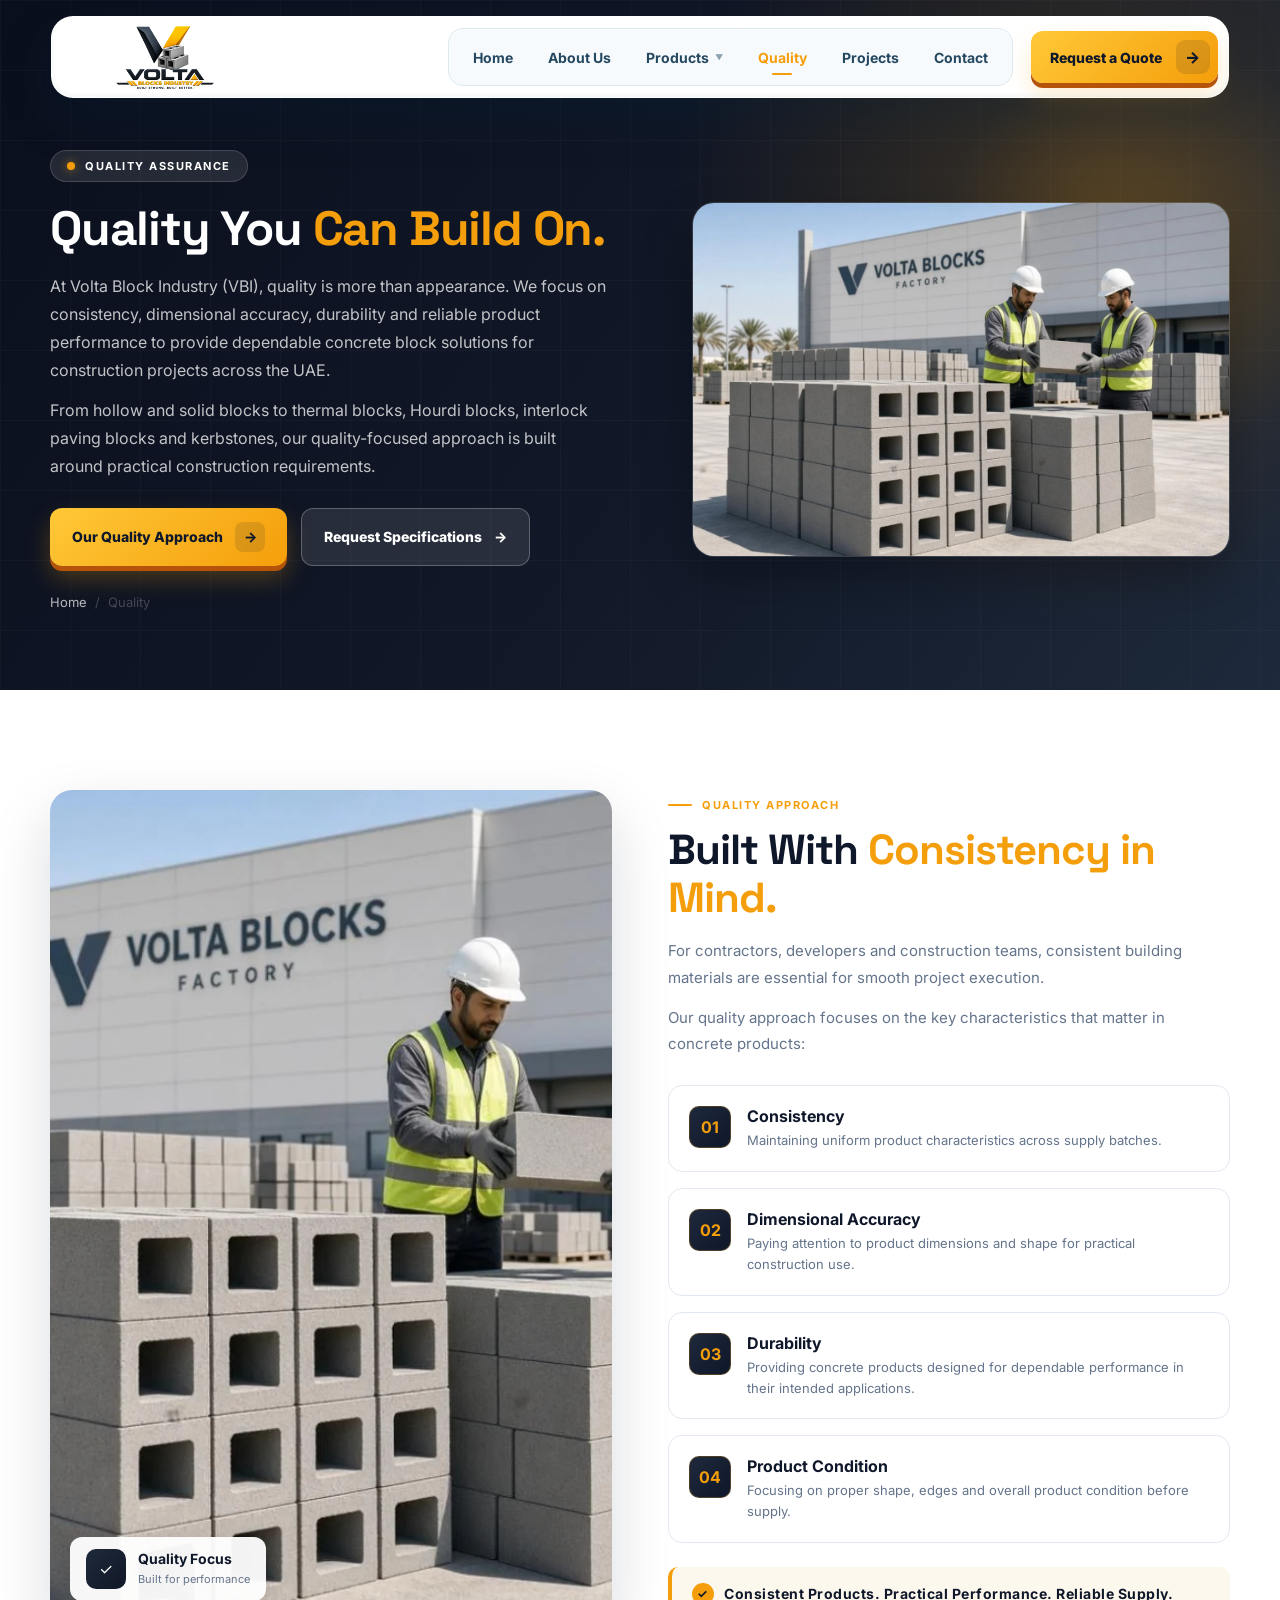
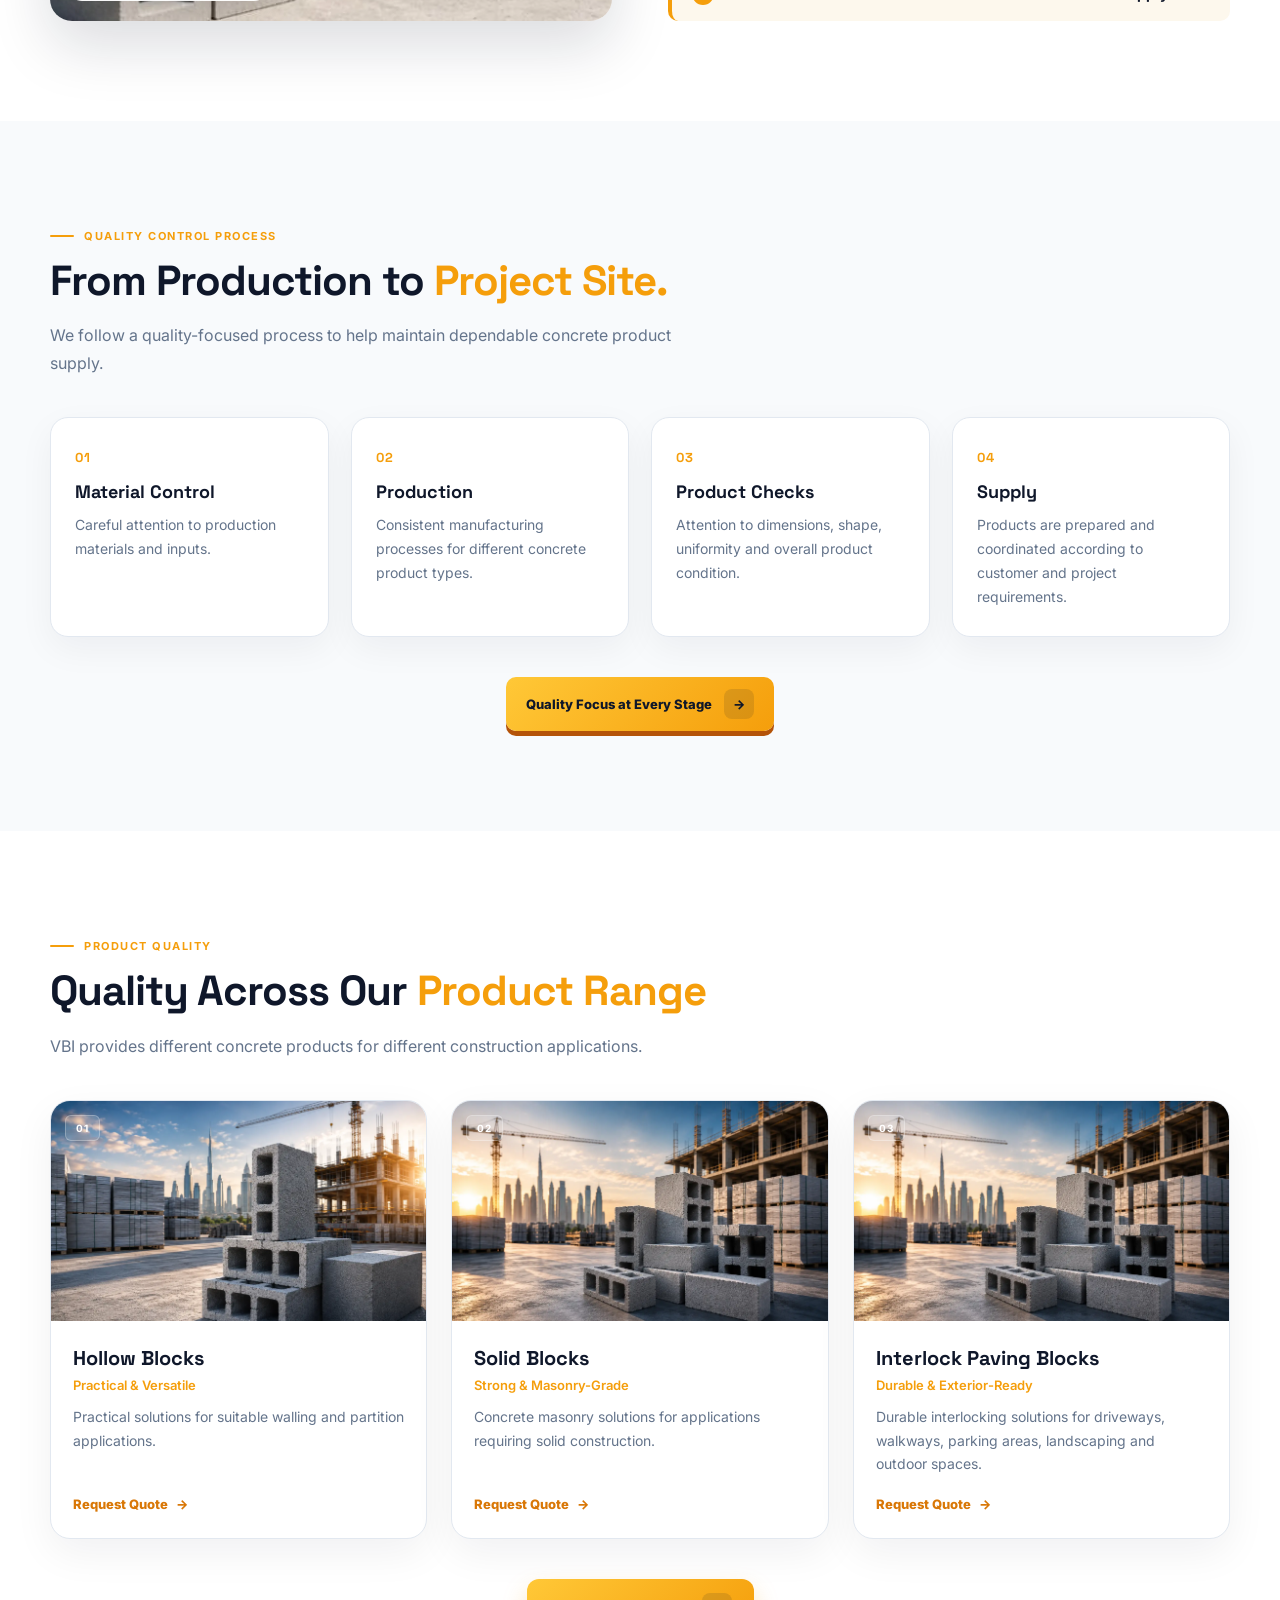
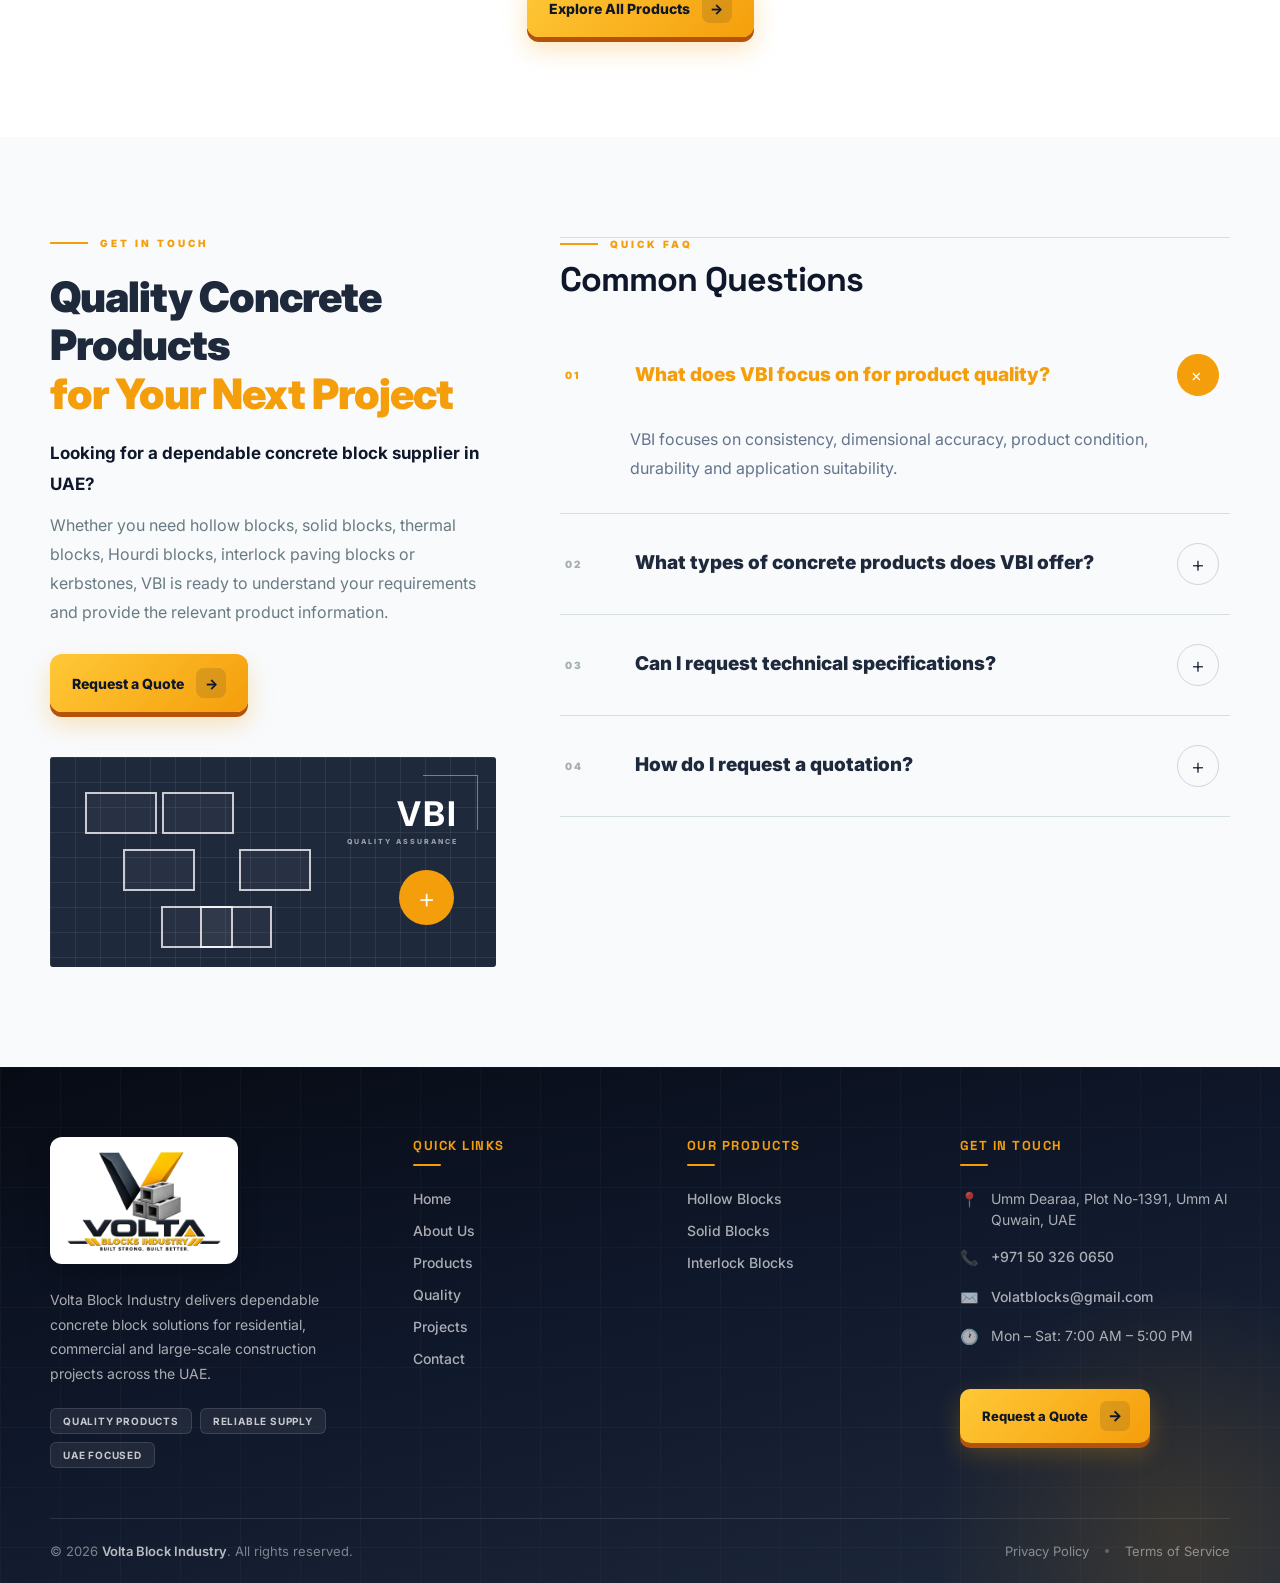
<file: quality.html>
<!DOCTYPE html>
<html lang="en">
<head>
    <meta charset="UTF-8">
    <meta name="viewport" content="width=device-width, initial-scale=1.0">
    <title>Concrete Block Quality in UAE | Volta Block Industry</title>
    <meta name="description" content="Volta Block Industry focuses on consistent quality, dimensional accuracy and reliable concrete block solutions for construction projects across the UAE.">
    <meta name="keywords" content="Concrete Block Quality UAE, Concrete Blocks UAE, Quality Concrete Blocks UAE, Hollow Block UAE, Solid Block UAE, Concrete Block Supplier UAE">
    <link rel="stylesheet" href="assets/css/main.css">
    <link rel="stylesheet" href="assets/css/responsive.css">
    <link rel="stylesheet" href="assets/css/pages.css">
    
    <link rel="preconnect" href="https://fonts.googleapis.com">
    <link rel="preconnect" href="https://fonts.gstatic.com" crossorigin>
    <link href="https://fonts.googleapis.com/css2?family=Inter:wght@400;500;600;700;800&family=Space+Grotesk:wght@500;600;700&display=swap" rel="stylesheet">
</head>
<body class="page-body">
<header class="site-header">
    <div class="header-box">
        <a href="index.html" class="logo-box">
            <img src="assets/images/logos/volta-blocks-logo.webp" alt="Volta Blocks Industry">
        </a>
        <nav class="main-nav" id="mainNav">
            <a href="index.html">Home</a>
            <a href="about.html">About Us</a>
            <a href="products.html" class="product-link">Products <span>▼</span></a>
            <a href="quality.html" class="nav-active">Quality</a>
            <a href="projects.html">Projects</a>
            <a href="contact.html">Contact</a>
        </nav>
        <a href="contact.html" class="quote-btn">
            Request a Quote
            <span class="quote-arrow">→</span>
        </a>
        <button class="menu-btn" id="menuBtn" type="button" aria-label="Toggle navigation menu" aria-expanded="false" aria-controls="mainNav">
            <span></span><span></span><span></span>
        </button>
    </div>
</header>

<!-- =====================================================
     1. HERO — QUALITY ASSURANCE
===================================================== -->
<section class="page-hero">
  <div class="page-hero-grid"></div>
  <div class="page-hero-glow"></div>
  <div class="page-hero-inner page-hero-split">
    <div class="page-hero-copy">
    <div class="page-hero-badge"><i></i> QUALITY ASSURANCE</div>
    <h1>Quality You <strong>Can Build On.</strong></h1>
    <p>At Volta Block Industry (VBI), quality is more than appearance. We focus on consistency, dimensional accuracy, durability and reliable product performance to provide dependable concrete block solutions for construction projects across the UAE.</p>
    <p style="margin-top: 12px;">From hollow and solid blocks to thermal blocks, Hourdi blocks, interlock paving blocks and kerbstones, our quality-focused approach is built around practical construction requirements.</p>
    
    <div class="page-hero-actions">
      <a href="#quality-approach" class="btn-primary">Our Quality Approach <span>→</span></a>
      <a href="contact.html" class="btn-secondary">Request Specifications <span>→</span></a>
    </div>

    <div class="page-breadcrumb">
      <a href="index.html">Home</a>
      <span>/</span>
      <span>Quality</span>
    </div>
    </div>
    <div class="page-hero-visual">
      <img src="assets/images/hero/volta-blocks-factory-inspection.webp" alt="Volta Blocks quality inspection">
    </div>
  </div>
</section>

<!-- =====================================================
     2. QUALITY APPROACH
===================================================== -->
<section class="page-section alt" id="quality-approach">
  <div class="page-container">
    <div class="page-split">
      <div class="page-media">
        <img src="assets/images/hero/volta-blocks-factory-inspection.webp" alt="Volta Blocks Factory quality inspection">
        <div class="page-media-badge">
          <div class="page-media-icon">✓</div>
          <div>
            <strong>Quality Focus</strong>
            <small>Built for performance</small>
          </div>
        </div>
      </div>
      <div class="page-copy">
        <div class="page-eyebrow">Quality Approach</div>
        <h2>Built With <strong>Consistency in Mind.</strong></h2>
        <p>For contractors, developers and construction teams, consistent building materials are essential for smooth project execution.</p>
        <p>Our quality approach focuses on the key characteristics that matter in concrete products:</p>
        
        <div class="quality-list">
          <div class="quality-item">
            <div class="check">01</div>
            <div>
              <h4>Consistency</h4>
              <p>Maintaining uniform product characteristics across supply batches.</p>
            </div>
          </div>
          <div class="quality-item">
            <div class="check">02</div>
            <div>
              <h4>Dimensional Accuracy</h4>
              <p>Paying attention to product dimensions and shape for practical construction use.</p>
            </div>
          </div>
          <div class="quality-item">
            <div class="check">03</div>
            <div>
              <h4>Durability</h4>
              <p>Providing concrete products designed for dependable performance in their intended applications.</p>
            </div>
          </div>
          <div class="quality-item">
            <div class="check">04</div>
            <div>
              <h4>Product Condition</h4>
              <p>Focusing on proper shape, edges and overall product condition before supply.</p>
            </div>
          </div>
        </div>

        <div class="quality-bottom-line">
          Consistent Products. Practical Performance. Reliable Supply.
        </div>
      </div>
    </div>
  </div>
</section>

<!-- =====================================================
     3. QUALITY CONTROL PROCESS
===================================================== -->
<section class="page-section">
  <div class="page-container">
    <div class="page-eyebrow">Quality Control Process</div>
    <h2>From Production to <strong>Project Site.</strong></h2>
    <p class="page-lead">We follow a quality-focused process to help maintain dependable concrete product supply.</p>
    
    <div class="feature-grid grid-4">
      <div class="feature-card">
        <span class="num">01</span>
        <h3>Material Control</h3>
        <p>Careful attention to production materials and inputs.</p>
      </div>
      <div class="feature-card">
        <span class="num">02</span>
        <h3>Production</h3>
        <p>Consistent manufacturing processes for different concrete product types.</p>
      </div>
      <div class="feature-card">
        <span class="num">03</span>
        <h3>Product Checks</h3>
        <p>Attention to dimensions, shape, uniformity and overall product condition.</p>
      </div>
      <div class="feature-card">
        <span class="num">04</span>
        <h3>Supply</h3>
        <p>Products are prepared and coordinated according to customer and project requirements.</p>
      </div>
    </div>

    <div style="text-align: center; margin-top: 40px;">
      <a href="contact.html" class="btn-ghost">Quality Focus at Every Stage <span>→</span></a>
    </div>
  </div>
</section>

<!-- =====================================================
     4. PRODUCT QUALITY
===================================================== -->
<section class="page-section alt">
  <div class="page-container">
    <div class="page-eyebrow">Product Quality</div>
    <h2>Quality Across Our <strong>Product Range</strong></h2>
    <p class="page-lead">VBI provides different concrete products for different construction applications.</p>
    
    <div class="products-grid">
      <!-- Hollow Blocks -->
      <article class="product-tile">
        <div class="product-tile-img">
          <span class="tag">01</span>
          <img src="assets/images/products/hollow-block.png" alt="Hollow Blocks">
        </div>
        <div class="product-tile-body">
          <h3>Hollow Blocks</h3>
          <div class="sub">Practical & Versatile</div>
          <p>Practical solutions for suitable walling and partition applications.</p>
          <a href="contact.html">Request Quote <span>→</span></a>
        </div>
      </article>

      <!-- Solid Blocks -->
      <article class="product-tile">
        <div class="product-tile-img orange">
          <span class="tag">02</span>
          <img src="assets/images/products/solid-block.png" alt="Solid Blocks">
        </div>
        <div class="product-tile-body">
          <h3>Solid Blocks</h3>
          <div class="sub">Strong & Masonry-Grade</div>
          <p>Concrete masonry solutions for applications requiring solid construction.</p>
          <a href="contact.html">Request Quote <span>→</span></a>
        </div>
      </article>

      <!-- Interlock Paving Blocks -->
      <article class="product-tile">
        <div class="product-tile-img">
          <span class="tag">03</span>
          <img src="assets/images/products/paving-block.png" alt="Interlock Paving Blocks">
        </div>
        <div class="product-tile-body">
          <h3>Interlock Paving Blocks</h3>
          <div class="sub">Durable & Exterior-Ready</div>
          <p>Durable interlocking solutions for driveways, walkways, parking areas, landscaping and outdoor spaces.</p>
          <a href="contact.html">Request Quote <span>→</span></a>
        </div>
      </article>
    </div>

    <div style="text-align: center; margin-top: 40px;">
      <a href="products.html" class="btn-primary">Explore All Products <span>→</span></a>
    </div>
  </div>
</section>

<!-- =====================================================
     5. FINAL CTA + FAQ COMBINED
===================================================== -->
<section class="vbi-faq-section inner-faq">
  <div class="vbi-faq-container">
    
    <!-- LEFT SIDE: FINAL CTA -->
    <div class="vbi-faq-intro">
      <span class="vbi-faq-label">
        <i></i>
        GET IN TOUCH
      </span>
      <h2>
        Quality Concrete Products
        <span>for Your Next Project</span>
      </h2>
      <p style="font-weight: 700; color: #0f172a; margin-bottom: 12px; font-size: 17px;">
        Looking for a dependable concrete block supplier in UAE?
      </p>
      <p>
        Whether you need hollow blocks, solid blocks, thermal blocks, Hourdi blocks, interlock paving blocks or kerbstones, VBI is ready to understand your requirements and provide the relevant product information.
      </p>

      <div style="margin-top: 28px;">
        <a href="contact.html" class="btn-primary">Request a Quote <span>→</span></a>
      </div>

      <!-- Construction Visual -->
      <div class="vbi-faq-visual">
        <div class="faq-corner"></div>
        <div class="faq-block block-1"></div>
        <div class="faq-block block-2"></div>
        <div class="faq-block block-3"></div>
        <div class="faq-block block-4"></div>
        <div class="faq-block block-5"></div>
        <div class="faq-block block-6"></div>
        <div class="faq-plus">+</div>
        <div class="faq-visual-text">
          <strong>VBI</strong>
          <span>QUALITY ASSURANCE</span>
        </div>
      </div>
    </div>

    <!-- RIGHT SIDE: QUICK FAQ -->
    <div class="vbi-faq-list">
      <div style="margin-bottom: 24px;">
        <span class="vbi-faq-label">
          <i></i>
          QUICK FAQ
        </span>
        <h3 style="font-family: 'Space Grotesk', sans-serif; font-size: clamp(24px, 3.2vw, 34px); color: #0f172a; margin-top: 8px; font-weight: 700; letter-spacing: -1px;">
          Common <strong>Questions</strong>
        </h3>
      </div>

      <!-- FAQ 01 -->
      <div class="vbi-faq-item active">
        <button class="vbi-faq-question" type="button">
          <span class="faq-number">01</span>
          <strong>What does VBI focus on for product quality?</strong>
          <span class="faq-toggle">+</span>
        </button>
        <div class="vbi-faq-answer">
          <p>VBI focuses on consistency, dimensional accuracy, product condition, durability and application suitability.</p>
        </div>
      </div>

      <!-- FAQ 02 -->
      <div class="vbi-faq-item">
        <button class="vbi-faq-question" type="button">
          <span class="faq-number">02</span>
          <strong>What types of concrete products does VBI offer?</strong>
          <span class="faq-toggle">+</span>
        </button>
        <div class="vbi-faq-answer">
          <p>Hollow, solid, thermal, Hourdi, interlock paving blocks and kerbstones.</p>
        </div>
      </div>

      <!-- FAQ 03 -->
      <div class="vbi-faq-item">
        <button class="vbi-faq-question" type="button">
          <span class="faq-number">03</span>
          <strong>Can I request technical specifications?</strong>
          <span class="faq-toggle">+</span>
        </button>
        <div class="vbi-faq-answer">
          <p>Yes. Customers can contact VBI for relevant product dimensions and technical information.</p>
        </div>
      </div>

      <!-- FAQ 04 -->
      <div class="vbi-faq-item">
        <button class="vbi-faq-question" type="button">
          <span class="faq-number">04</span>
          <strong>How do I request a quotation?</strong>
          <span class="faq-toggle">+</span>
        </button>
        <div class="vbi-faq-answer">
          <p>Share your product type, required quantity, specifications and project location with the VBI team.</p>
        </div>
      </div>
    </div>

  </div>
</section>

<!-- =====================================================
     FOOTER
===================================================== -->
<footer class="site-footer">
  <div class="footer-grid"></div>
  <div class="footer-glow"></div>
  <div class="footer-container">
    <div class="footer-top">
      <div class="footer-brand">
        <a href="index.html" class="footer-logo">
          <img src="assets/images/logos/volta-blocks-logo.webp" alt="Volta Blocks Industry">
        </a>
        <p>Volta Block Industry delivers dependable concrete block solutions for residential, commercial and large-scale construction projects across the UAE.</p>
        <div class="footer-badges">
          <span>Quality Products</span>
          <span>Reliable Supply</span>
          <span>UAE Focused</span>
        </div>
      </div>
      <div class="footer-col">
        <h4>Quick Links</h4>
        <ul>
          <li><a href="index.html">Home</a></li>
          <li><a href="about.html">About Us</a></li>
          <li><a href="products.html">Products</a></li>
          <li><a href="quality.html">Quality</a></li>
          <li><a href="projects.html">Projects</a></li>
          <li><a href="contact.html">Contact</a></li>
        </ul>
      </div>
      <div class="footer-col">
        <h4>Our Products</h4>
        <ul>
          <li><a href="products.html">Hollow Blocks</a></li>
          <li><a href="products.html">Solid Blocks</a></li>
          <li><a href="products.html">Interlock Blocks</a></li>
        </ul>
      </div>
      <div class="footer-col footer-contact">
        <h4>Get in Touch</h4>
        <ul class="footer-contact-list">
          <li><span class="footer-icon">📍</span><span>Umm Dearaa, Plot No-1391, Umm Al Quwain, UAE</span></li>
          <li><span class="footer-icon">📞</span><a href="tel:+971503260650">+971 50 326 0650</a></li>
          <li><span class="footer-icon">✉️</span><a href="mailto:Volatblocks@gmail.com">Volatblocks@gmail.com</a></li>
          <li><span class="footer-icon">🕐</span><span>Mon – Sat: 7:00 AM – 5:00 PM</span></li>
        </ul>
        <a href="contact.html" class="footer-cta">Request a Quote <span>→</span></a>
      </div>
    </div>
    <div class="footer-bottom">
      <p>&copy; 2026 <strong>Volta Block Industry</strong>. All rights reserved.</p>
      <div class="footer-bottom-links">
        <a href="#">Privacy Policy</a>
        <span class="footer-divider"></span>
        <a href="#">Terms of Service</a>
      </div>
    </div>
  </div>
</footer>
<script src="assets/js/main.js" defer></script>
</body>
</html>
</file>
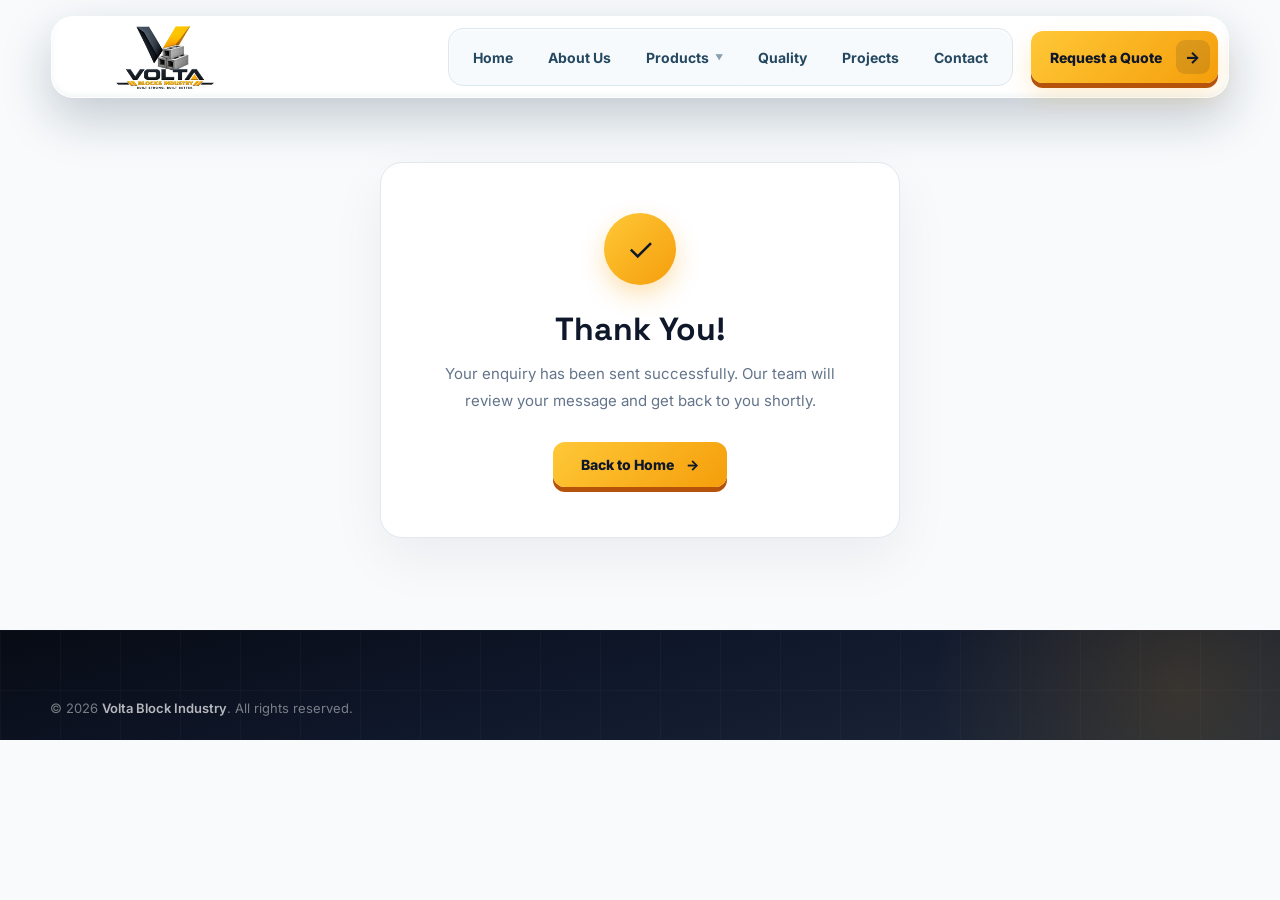
<file: thank-you.html>
<!DOCTYPE html>
<html lang="en">
<head>
    <meta charset="UTF-8">
    <meta name="viewport" content="width=device-width, initial-scale=1.0">
    <meta name="description" content="Thank you for contacting Volta Block Industry.">
    <title>Thank You | Volta Block Industry</title>
    <link rel="stylesheet" href="assets/css/main.css">
    <link rel="stylesheet" href="assets/css/responsive.css">
    <link rel="stylesheet" href="assets/css/contact.css">
    <link rel="preconnect" href="https://fonts.googleapis.com">
    <link rel="preconnect" href="https://fonts.gstatic.com" crossorigin>
    <link href="https://fonts.googleapis.com/css2?family=Inter:wght@400;500;600;700;800&family=Space+Grotesk:wght@500;600;700&display=swap" rel="stylesheet">
</head>
<body class="contact-page">

<header class="site-header">
    <div class="header-box">
        <a href="index.html" class="logo-box">
            <img src="assets/images/logos/volta-blocks-logo.webp" alt="Volta Blocks Industry">
        </a>
                <nav class="main-nav" id="mainNav">
            <a href="index.html">Home</a>
            <a href="about.html">About Us</a>
            <a href="products.html" class="product-link">Products <span>▼</span></a>
            <a href="quality.html">Quality</a>
            <a href="projects.html">Projects</a>
            <a href="contact.html">Contact</a>
        </nav>
        <a href="contact.html" class="quote-btn">
            Request a Quote
            <span class="quote-arrow">→</span>
        </a>
        <button class="menu-btn" id="menuBtn" type="button" aria-label="Toggle navigation menu" aria-expanded="false" aria-controls="mainNav">
            <span></span><span></span><span></span>
        </button>
    </div>
</header>

<section class="thankyou-section">
    <div class="thankyou-card">
        <div class="thankyou-icon">✓</div>
        <h1>Thank You!</h1>
        <p>
            Your enquiry has been sent successfully. Our team will review
            your message and get back to you shortly.
        </p>
        <a href="index.html" class="thankyou-btn">
            Back to Home
            <span>→</span>
        </a>
    </div>
</section>

<footer class="site-footer">
    <div class="footer-grid"></div>
    <div class="footer-glow"></div>
    <div class="footer-container">
        <div class="footer-bottom" style="border-top: none; padding-top: 0;">
            <p>&copy; 2026 <strong>Volta Block Industry</strong>. All rights reserved.</p>
        </div>
    </div>
</footer>

<script src="assets/js/main.js" defer></script>
</body>
</html>
</file>
<file: assets/css/main.css>
:root {
    --blue: #1e293b;
    --dark: #0f172a;
    --deep: #0a0f1d;
    --orange: #f59e0b;
    --gold: #f59e0b;
    --gold-bright: #ffc837;
    --gold-dark: #d97706;
    --gold-shadow: #b45309;
    --white: #ffffff;
    --text: #0f172a;
    --vbi-blue: #1e293b;
    --vbi-dark: #0f172a;
    --vbi-orange: #f59e0b;
    --vbi-gold: #f59e0b;
    --vbi-light: #f8fafc;
    --vbi-text: #64748b;
    --vbi-border: #e2e8f0;
    --container-max: 1260px;
    --section-padding: clamp(60px, 8vw, 110px);
}

* {
    margin: 0;
    padding: 0;
    box-sizing: border-box;
}

html {
    scroll-behavior: smooth;
}

body {
    font-family: 'Inter', sans-serif;
    overflow-x: hidden;
    background: #f8fafc;
    color: var(--vbi-dark);
    -webkit-font-smoothing: antialiased;
    -moz-osx-font-smoothing: grayscale;
}
  button,
        a {
            font-family: inherit;
        }
a {
    text-decoration: none;
}


/* =====================================================
   HEADER
===================================================== */

.site-header {
    position: fixed;
    top: 16px;
    left: 0;
    width: 100%;
    z-index: 9999;
}

.header-box {

    width: 92%;
    max-width: 1260px;

    height: 82px;

    margin: auto;

    display: flex;
    align-items: center;

    padding: 6px 10px 6px 18px;

    background:
        white;

    border: 1px solid rgba(255, 255, 255, .95);

    border-radius: 22px;

    box-shadow:

        0 20px 50px rgba(0, 35, 60, .22),

        inset 0 1px 1px rgba(255, 255, 255, 1),

        inset 0 -2px 5px rgba(10, 70, 100, .06);

    backdrop-filter: blur(20px);

    position: relative;
}


/* =====================================================
   LOGO AREA

   IMPORTANT:
   Wrapper controls the logo height so it never
   comes outside the header.
===================================================== */

.logo-box {

    width: 220px;
    height: 70px;

    display: flex;
    align-items: center;
    justify-content: flex-start;

    overflow: hidden;

    flex-shrink: 0;

    position: relative;
}


/*
   Logo itself
*/

.logo-box img {

    display: block;

    width: 190px;
    height: auto;

    max-height: 68px;

    object-fit: contain;

    object-position: center;

    transition:
        transform .4s ease,
        filter .4s ease;
}


/*
   Hover
*/

.logo-box:hover img {

    transform: scale(1.025);

    filter:
        drop-shadow(0 7px 10px rgba(15, 85, 144, .15));
}


/* =====================================================
   NAVIGATION
===================================================== */

.main-nav {

    height: 58px;

    margin-left: auto;

    display: flex;
    align-items: center;

    gap: 35px;

    padding: 0 24px;

    border-radius: 15px;

    background: #f7fafc;

    border: 1px solid #dce8ef;

    box-shadow:
        inset 0 1px 2px rgba(255, 255, 255, .9);

}


.main-nav a {

    position: relative;

    color: #254861;

    font-size: 14px;

    font-weight: 700;

    white-space: nowrap;

    transition: .3s ease;
}


.main-nav a:hover {
    color: var(--orange);
}


.main-nav a::after {

    content: "";

    position: absolute;

    left: 50%;
    bottom: -9px;

    width: 0;
    height: 2px;

    border-radius: 10px;

    background: var(--orange);

    transform: translateX(-50%);

    transition: .3s ease;
}


.main-nav a:hover::after {
    width: 20px;
}


/* Products */

.product-link {

    display: flex;

    align-items: center;

    gap: 6px;
}


.product-link span {

    color: #8ba0ae;

    font-size: 8px;
}


/* =====================================================
   QUOTE BUTTON
===================================================== */

.quote-btn {

    height: 52px;

    margin-left: 18px;

    padding-left: 19px;
    padding-right: 8px;

    display: flex;
    align-items: center;

    gap: 14px;

    color: #0f172a;

    background:
        linear-gradient(135deg,
            #ffc837,
            #f59e0b);

    border-radius: 12px;

    font-size: 14px;

    font-weight: 800;

    box-shadow:
        0 5px 0 #b45309,
        0 12px 25px rgba(245, 158, 11, .20);

    transition: .3s ease;
}


.quote-btn:hover {

    transform: translateY(-3px);

    box-shadow:
        0 8px 0 #b45309,
        0 18px 30px rgba(245, 158, 11, .28);
}


.quote-arrow {

    width: 34px;
    height: 34px;

    display: flex;
    align-items: center;
    justify-content: center;

    border-radius: 9px;

    background: rgba(15, 23, 42, .12);

    font-size: 16px;
    color: #0f172a;
}


/* =====================================================
   MOBILE MENU
===================================================== */

.menu-btn {

    display: none;

    width: 45px;
    height: 45px;

    border: 1px solid #dbe6ed;

    border-radius: 11px;

    background: #f7fafc;

    cursor: pointer;

    align-items: center;
    justify-content: center;

    flex-direction: column;

    gap: 5px;
}


.menu-btn span {

    width: 20px;
    height: 2px;

    border-radius: 5px;

    background: var(--blue);
}


/* =====================================================
   HERO
===================================================== */

.hero {

    min-height: 820px;

    position: relative;

    overflow: hidden;

    color: white;

    background:

        radial-gradient(circle at 85% 40%,
            rgba(245, 158, 11, .55),
            transparent 30%),

        linear-gradient(120deg,
            #0a0f1d,
            #111827 58%,
            #1e293b);
}


/* =====================================================
   BACKGROUND GRID
===================================================== */

.hero-grid {

    position: absolute;

    inset: 0;

    opacity: .055;

    background-image:

        linear-gradient(rgba(255, 255, 255, .5) 1px,
            transparent 1px),

        linear-gradient(90deg,
            rgba(255, 255, 255, .5) 1px,
            transparent 1px);

    background-size: 75px 75px;
}


/* =====================================================
   BACKGROUND ORBITS
===================================================== */

.orbit-one {

    position: absolute;

    width: 700px;
    height: 700px;

    right: -260px;
    top: 100px;

    border-radius: 50%;

    border: 1px solid rgba(255, 255, 255, .12);

    box-shadow:

        0 0 0 50px rgba(255, 255, 255, .025),

        0 0 0 100px rgba(255, 255, 255, .012);

    animation:
        rotateOrbit 30s linear infinite;
}


.orbit-two {

    position: absolute;

    width: 480px;
    height: 480px;

    right: -100px;
    top: 210px;

    border-radius: 50%;

    border: 1px dashed rgba(245, 158, 11, .30);

    animation:
        rotateOrbitReverse 22s linear infinite;
}


@keyframes rotateOrbit {

    from {
        transform: rotate(0deg);
    }

    to {
        transform: rotate(360deg);
    }

}


@keyframes rotateOrbitReverse {

    from {
        transform: rotate(360deg);
    }

    to {
        transform: rotate(0deg);
    }

}


/* =====================================================
   SLIDER
===================================================== */

.slider {

    position: relative;

    min-height: 820px;

    width: 100%;
}


.slide {

    position: absolute;

    inset: 0;

    opacity: 0;

    visibility: hidden;

    pointer-events: none;

    transition:
        opacity 1s cubic-bezier(.22, 1, .36, 1);
}


.slide.active {

    opacity: 1;

    visibility: visible;

    pointer-events: auto;
}


.slide-inner {

    width: 92%;
    max-width: 1260px;

    min-height: 820px;

    margin: auto;

    display: flex;
    align-items: center;

    position: relative;
    padding-bottom: 90px;
    box-sizing: border-box;
}


/* =====================================================
   LEFT CONTENT
===================================================== */

.hero-content {

    width: 53%;

    position: relative;

    z-index: 10;
}


/* Badge */

.hero-badge {

    display: inline-flex;

    align-items: center;

    gap: 9px;

    padding: 9px 16px;

    border-radius: 50px;

    border: 1px solid rgba(255, 255, 255, .22);

    background: rgba(255, 255, 255, .055);

    backdrop-filter: blur(12px);

    color: white;

    font-size: 10px;

    font-weight: 800;

    letter-spacing: .6px;

    text-transform: uppercase;
}


.badge-dot {

    width: 8px;
    height: 8px;

    border-radius: 50%;

    background: var(--orange);

    box-shadow:
        0 0 14px var(--orange);
}


/* Heading */

.hero-content h1 {

    margin-top: 27px;

    font-family: 'Space Grotesk', sans-serif;

    font-size: clamp(50px, 5.4vw, 76px);

    line-height: 1.01;

    letter-spacing: -4px;

    font-weight: 600;
}


.hero-content h1 span {
    color: var(--orange);
}


/* Text */

.hero-description {

    max-width: 590px;

    margin-top: 26px;

    color: rgba(255, 255, 255, .68);

    font-size: 16px;

    line-height: 1.9;
}


/* =====================================================
   HERO BUTTONS
===================================================== */

.hero-actions {

    display: flex;

    align-items: center;

    gap: 14px;

    margin-top: 31px;
}


.primary-btn {

    height: 52px;

    display: flex;
    align-items: center;

    gap: 14px;

    padding-left: 20px;
    padding-right: 8px;

    border-radius: 11px;

    color: #0f172a;

    background:
        linear-gradient(135deg,
            #ffc837,
            #f59e0b);

    box-shadow:
        0 5px 0 #b45309;

    font-size: 14px;

    font-weight: 800;

    transition: .3s ease;
}


.primary-btn:hover {

    transform: translateY(-3px);

    box-shadow:
        0 8px 0 #b45309;
}


.primary-arrow {

    width: 34px;
    height: 34px;

    display: flex;
    align-items: center;
    justify-content: center;

    border-radius: 8px;

    background: rgba(15, 23, 42, .12);

    font-size: 16px;
    color: #0f172a;
}


.secondary-btn {

    height: 52px;

    display: flex;
    align-items: center;

    padding: 0 22px;

    color: white;

    border: 1px solid rgba(255, 255, 255, .25);

    border-radius: 11px;

    background: rgba(255, 255, 255, .05);

    backdrop-filter: blur(10px);

    font-size: 14px;

    font-weight: 700;

    transition: .3s ease;
}


.secondary-btn:hover {

    background: white;

    color: var(--blue);
}


/* =====================================================
   STATS
===================================================== */

.hero-stats {

    display: flex;

    gap: 40px;

    margin-top: 36px;
    margin-bottom: 15px;
}


.stat {

    display: flex;

    flex-direction: column;

    gap: 5px;
}


.stat strong {

    color: var(--orange);

    font-family: 'Space Grotesk';

    font-size: 18px;
}


.stat span {

    color: rgba(255, 255, 255, .42);

    font-size: 10px;

    letter-spacing: 1px;

    text-transform: uppercase;
}


/* =====================================================
   RIGHT IMAGE
===================================================== */

.hero-visual {

    position: absolute;

    right: -5px;

    top: 50%;

    width: 590px;
    height: 550px;

    transform: translateY(-50%);

    z-index: 5;
}


/* Image Card */

.image-card {

    position: absolute;

    top: 45px;
    right: 20px;

    width: 520px;
    height: 430px;

    overflow: hidden;

    border-radius: 28px;

    border: 1px solid rgba(255, 255, 255, .23);

    background: #163d5b;

    box-shadow:

        0 35px 80px rgba(0, 0, 0, .34),

        0 0 0 8px rgba(255, 255, 255, .025);

    transform:
        perspective(1200px) rotateY(-7deg);

    transition:
        transform .8s cubic-bezier(.22, 1, .36, 1);
}


.image-card:hover {

    transform:
        perspective(1200px) rotateY(-2deg) scale(1.015);
}


.image-card img {

    width: 100%;
    height: 100%;

    object-fit: cover;

    transform: scale(1.05);

    transition:
        transform 7s cubic-bezier(.22, 1, .36, 1);
}


.slide.active .image-card img {
    transform: scale(1.12);
}


.image-card::after {

    content: "";

    position: absolute;

    inset: 0;

    background:
        linear-gradient(135deg,
            rgba(15, 85, 144, .05),
            rgba(245, 158, 11, .25));
}


/* =====================================================
   FLOAT CARD
===================================================== */

.info-card {

    position: absolute;

    left: -5px;

    bottom: 45px;

    width: 215px;

    min-height: 76px;

    display: flex;

    align-items: center;

    gap: 12px;

    padding: 12px;

    border-radius: 15px;

    background: rgba(4, 40, 65, .92);

    border: 1px solid rgba(255, 255, 255, .15);

    backdrop-filter: blur(16px);

    box-shadow:
        0 20px 45px rgba(0, 0, 0, .30);

    animation:
        floatingCard 5s ease-in-out infinite;
}


.info-icon {

    width: 43px;
    height: 43px;

    flex-shrink: 0;

    display: flex;
    align-items: center;
    justify-content: center;

    border-radius: 10px;

    background: var(--orange);

    font-weight: 800;
}


.info-card strong {

    display: block;

    font-size: 12px;
}


.info-card small {

    display: block;

    margin-top: 5px;

    color: rgba(255, 255, 255, .43);

    font-size: 11px;
}


@keyframes floatingCard {

    0%,
    100% {
        transform: translateY(0);
    }

    50% {
        transform: translateY(-9px);
    }

}


/* =====================================================
   ORANGE 3D CARD
===================================================== */

.orange-card {

    position: absolute;

    right: -2px;

    bottom: 18px;

    width: 145px;
    height: 75px;

    display: flex;
    align-items: center;
    justify-content: center;

    border-radius: 14px;

    background:
        linear-gradient(135deg,
            #ffc837,
            #d97706);

    box-shadow:
        0 22px 45px rgba(0, 0, 0, .30);

    color: white;

    font-family: 'Space Grotesk';

    font-size: 15px;

    font-weight: 700;

    transform: rotate(-4deg);

    animation:
        orangeFloat 5.5s ease-in-out infinite;
}


@keyframes orangeFloat {

    0%,
    100% {
        transform:
            rotate(-4deg) translateY(0);
    }

    50% {
        transform:
            rotate(-2deg) translateY(-10px);
    }

}


/* =====================================================
   SLIDE DIFFERENT ANIMATIONS
===================================================== */


/* -------- SLIDE 1 -------- */

.slide-one .hero-content {

    opacity: 0;

    transform: translateX(-45px);
}


.slide-one .hero-visual {

    opacity: 0;

    transform:
        translateY(-50%) translateX(45px);
}


.slide-one.active .hero-content {

    animation:
        slideOneText 1s cubic-bezier(.22, 1, .36, 1) forwards;
}


.slide-one.active .hero-visual {

    animation:
        slideOneImage 1.15s cubic-bezier(.22, 1, .36, 1) forwards;
}


@keyframes slideOneText {

    to {
        opacity: 1;
        transform: translateX(0);
    }

}


@keyframes slideOneImage {

    to {
        opacity: 1;

        transform:
            translateY(-50%) translateX(0);
    }

}


/* -------- SLIDE 2 -------- */

.slide-two .hero-content {

    opacity: 0;

    transform: translateY(40px);
}


.slide-two .hero-visual {

    opacity: 0;

    transform:
        translateY(-50%) scale(.92);
}


.slide-two.active .hero-content {

    animation:
        slideTwoText 1s cubic-bezier(.22, 1, .36, 1) forwards;
}


.slide-two.active .hero-visual {

    animation:
        slideTwoImage 1.2s cubic-bezier(.22, 1, .36, 1) forwards;
}


@keyframes slideTwoText {

    to {
        opacity: 1;
        transform: translateY(0);
    }

}


@keyframes slideTwoImage {

    to {
        opacity: 1;

        transform:
            translateY(-50%) scale(1);
    }

}


/* -------- SLIDE 3 -------- */

.slide-three .hero-content {

    opacity: 0;

    transform: translateX(-25px);
}


.slide-three .hero-visual {

    opacity: 0;

    transform:
        translateY(-50%) translateX(30px) rotate(2deg) scale(.96);
}


.slide-three.active .hero-content {

    animation:
        slideThreeText 1s cubic-bezier(.22, 1, .36, 1) forwards;
}


.slide-three.active .hero-visual {

    animation:
        slideThreeImage 1.15s cubic-bezier(.22, 1, .36, 1) forwards;
}


@keyframes slideThreeText {

    to {
        opacity: 1;
        transform: translateX(0);
    }

}


@keyframes slideThreeImage {

    to {

        opacity: 1;

        transform:
            translateY(-50%) translateX(0) rotate(0) scale(1);

    }

}


/* =====================================================
   CONTROLS
===================================================== */

.slider-controls {

    position: absolute;

    left: max(4%, calc((100% - 1260px) / 2));

    bottom: 24px;

    display: flex;

    align-items: center;

    gap: 12px;

    z-index: 100;
}


.slider-arrow {

    width: 42px;
    height: 42px;

    display: flex;
    align-items: center;
    justify-content: center;

    color: white;

    border: 1px solid rgba(255, 255, 255, .22);

    border-radius: 10px;

    background: rgba(255, 255, 255, .06);

    cursor: pointer;

    transition: .3s ease;
}


.slider-arrow:hover {

    background: white;

    color: var(--blue);

    transform: translateY(-2px);
}


.slider-dots {

    display: flex;

    align-items: center;

    gap: 6px;

    margin-left: 8px;
}


.slider-dot {

    width: 18px;
    height: 4px;

    border: 0;

    border-radius: 20px;

    background: rgba(255, 255, 255, .23);

    cursor: pointer;

    transition: .45s ease;
}


.slider-dot.active {

    width: 40px;

    background: var(--orange);
}


/* =====================================================
   COUNTER
===================================================== */

.slider-counter {

    position: absolute;

    right: 4%;

    bottom: 34px;

    z-index: 100;

    display: flex;

    align-items: center;

    gap: 10px;

    color: rgba(255, 255, 255, .4);

    font-size: 10px;

    letter-spacing: 2px;
}


.slider-counter strong {

    color: white;

    font-family: 'Space Grotesk';

    font-size: 18px;
}


.slider-counter i {

    width: 30px;
    height: 1px;

    background: rgba(255, 255, 255, .25);
}


/* =====================================================
   PROGRESS
===================================================== */

.slider-progress {

    position: absolute;

    left: 0;
    bottom: 0;

    width: 100%;
    height: 3px;

    background: rgba(255, 255, 255, .08);

    z-index: 200;
}


.slider-progress span {

    display: block;

    width: 0;

    height: 100%;

    background:
        linear-gradient(90deg,
            var(--blue),
            var(--orange));
}


.slider-progress span.running {

    width: 100%;

    transition:
        width 6.5s linear;
}

/* =====================================================
     Reliable Blocks  Section 
=====================================================  */
.vbi-trust-section {

    position: relative;

    overflow: hidden;

    padding: 120px 0 110px;

    background: #f5f8fa;

    color: #12384f;

}


/* =====================================================
   BACKGROUND
===================================================== */

.trust-grid {

    position: absolute;

    inset: 0;

    opacity: .45;

    background-image:

        linear-gradient(rgba(15, 85, 144, .045) 1px,
            transparent 1px),

        linear-gradient(90deg,
            rgba(15, 85, 144, .045) 1px,
            transparent 1px);

    background-size: 70px 70px;

    pointer-events: none;
}


.trust-glow {

    position: absolute;

    border-radius: 50%;

    filter: blur(10px);

    pointer-events: none;
}


.trust-glow-1 {

    width: 450px;
    height: 450px;

    right: -180px;
    top: 80px;

    background:
        radial-gradient(circle,
            rgba(15, 85, 144, .12),
            transparent 68%);
}


.trust-glow-2 {

    width: 350px;
    height: 350px;

    left: -180px;
    bottom: -100px;

    background:
        radial-gradient(circle,
            rgba(245, 158, 11, .08),
            transparent 68%);
}


/* =====================================================
   CONTAINER
===================================================== */

.trust-container {

    width: 92%;

    max-width: 1260px;

    margin: auto;

    position: relative;

    z-index: 2;
}


/* =====================================================
   TOP
===================================================== */

.trust-top {

    display: grid;

    grid-template-columns:
        1.05fr .95fr;

    gap: 80px;

    align-items: center;

}


/* =====================================================
   LABEL
===================================================== */

.trust-label {

    display: inline-flex;

    align-items: center;

    gap: 9px;

    padding: 9px 15px;

    border-radius: 50px;

    color: #1e293b;

    background: #eaf2f7;

    border: 1px solid #d6e5ee;

    font-size: 10px;

    font-weight: 800;

    letter-spacing: 1.4px;
}


.trust-label span {

    width: 7px;
    height: 7px;

    border-radius: 50%;

    background: #f59e0b;

    box-shadow:
        0 0 12px rgba(245, 158, 11, .5);
}


/* =====================================================
   HEADING
===================================================== */

.trust-content h2 {

    max-width: 650px;

    margin-top: 24px;

    font-family: 'Space Grotesk', 'Inter', sans-serif;

    font-size: clamp(42px, 4.4vw, 64px);

    line-height: 1.05;

    letter-spacing: -3px;

    font-weight: 600;

    color: #073d63;
}


.trust-content h2 strong {

    display: inline;

    color: #f59e0b;

    font-weight: 600;
}


/* =====================================================
   PARAGRAPHS
===================================================== */

.trust-content p {

    max-width: 670px;

    margin-top: 23px;

    color: #647b8a;

    font-size: 16px;

    line-height: 1.9;
}


.trust-content p+p {

    margin-top: 13px;
}


/* =====================================================
   BUTTON
===================================================== */

.trust-btn {

    display: inline-flex;

    align-items: center;

    gap: 13px;

    height: 52px;

    margin-top: 29px;

    padding-left: 20px;
    padding-right: 8px;

    color: #0f172a;

    background:
        linear-gradient(135deg,
            #ffc837,
            #f59e0b);

    border-radius: 11px;

    font-size: 14px;

    font-weight: 800;

    box-shadow:
        0 5px 0 #b45309,
        0 14px 28px rgba(245, 158, 11, .18);

    transition:
        transform .3s ease,
        box-shadow .3s ease;
}


.trust-btn span {

    width: 34px;
    height: 34px;

    display: flex;

    align-items: center;
    justify-content: center;

    border-radius: 8px;

    background: rgba(15, 23, 42, .12);

    font-size: 16px;
    color: #0f172a;
}


.trust-btn:hover {

    transform: translateY(-3px);

    box-shadow:
        0 8px 0 #b45309,
        0 20px 35px rgba(245, 158, 11, .23);
}


/* =====================================================
   VISUAL
===================================================== */

.trust-visual {

    height: 500px;

    position: relative;

    display: flex;

    align-items: center;

    justify-content: center;

}


/* =====================================================
   RINGS
===================================================== */

.visual-ring {

    position: absolute;

    border-radius: 50%;

    border: 1px solid rgba(15, 85, 144, .12);

    pointer-events: none;
}


.ring-one {

    width: 430px;
    height: 430px;

    animation:
        ringRotate 25s linear infinite;
}


.ring-two {

    width: 330px;
    height: 330px;

    border:
        1px dashed rgba(245, 158, 11, .25);

    animation:
        ringRotateReverse 20s linear infinite;
}

@keyframes ringRotate {

    from {
        transform: rotate(0deg);
    }

    to {
        transform: rotate(360deg);
    }

}


@keyframes ringRotateReverse {

    from {
        transform: rotate(360deg);
    }

    to {
        transform: rotate(0deg);
    }

}


/* =====================================================
   ORBIT DOT
===================================================== */

.visual-orbit {

    position: absolute;

    width: 100%;
    height: 100%;

    pointer-events: none;
}


.visual-orbit::before {

    content: "";

    position: absolute;

    width: 10px;
    height: 10px;

    top: 70px;
    right: 90px;

    border-radius: 50%;

    background: #f59e0b;

    box-shadow:
        0 0 20px rgba(245, 158, 11, .5);

    animation:
        orbitDot 5s ease-in-out infinite;
}


@keyframes orbitDot {

    0%,
    100% {
        transform: translate(0, 0);
    }

    50% {
        transform: translate(-80px, 100px);
    }

}


/* =====================================================
   MAIN CONCRETE BLOCK
===================================================== */

.main-block {

    position: absolute;

    width: 275px;
    height: 185px;

    left: 50%;

    top: 50%;

    transform:
        translate(-50%, -50%) perspective(600px) rotate(-6deg) skewY(2deg);

    border-radius: 10px;

    background:

        linear-gradient(145deg,
            #d9dee0 0%,
            #9da7aa 40%,
            #6d777b 100%);

    box-shadow:

        20px 30px 35px rgba(11, 46, 65, .22),

        inset 5px 5px 10px rgba(255, 255, 255, .55),

        inset -8px -10px 15px rgba(0, 0, 0, .16);

    animation:
        blockFloat 5s ease-in-out infinite;

}


/* Concrete texture */

.main-block::before {

    content: "";

    position: absolute;

    inset: 0;

    border-radius: 10px;

    opacity: .18;

    background-image:
        radial-gradient(#ffffff 1px,
            transparent 1px);

    background-size: 8px 8px;

}


/* =====================================================
   BLOCK HOLES
===================================================== */

.block-hole {

    position: absolute;

    top: 30px;

    width: 67px;
    height: 125px;

    border-radius: 8px;

    background:

        linear-gradient(145deg,
            #1f2b30,
            #39464a);

    box-shadow:

        inset 5px 5px 9px rgba(0, 0, 0, .65),

        inset -2px -2px 4px rgba(255, 255, 255, .12);

}


.hole-1 {
    left: 45px;
}


.hole-2 {
    right: 45px;
}


/* =====================================================
   SMALL BLOCKS
===================================================== */

.small-block {

    position: absolute;

    border-radius: 7px;

    box-shadow:
        15px 20px 25px rgba(0, 0, 0, .18);
}


/* Blue */

.blue-block {

    width: 145px;
    height: 88px;

    left: 55px;
    bottom: 60px;

    transform:
        rotate(-7deg);

    background:
        linear-gradient(135deg,
            #1d4ed8 0%,
            #0f172a 100%);

    box-shadow:
        12px 18px 25px rgba(15, 23, 42, .4),
        inset 2px 2px 5px rgba(255, 255, 255, .25);

    z-index: 4;

    animation:
        smallBlockOne 5s ease-in-out infinite;
}


.small-hole {

    position: absolute;

    top: 17px;

    width: 28px;
    height: 54px;

    border-radius: 4px;

    background: #090d16;

    box-shadow:
        inset 3px 3px 6px rgba(0, 0, 0, .7);
}


.small-hole:first-child {
    left: 28px;
}


.small-hole:last-child {
    right: 28px;
}


/* Yellow / Theme Accent Brick */

.orange-block,
.yellow-block {

    width: 155px;
    height: 75px;

    right: 52px;
    bottom: 45px;

    transform:
        rotate(7deg);

    background:
        linear-gradient(135deg,
            #ffc837 0%,
            #f59e0b 50%,
            #d97706 100%);

    box-shadow:
        12px 18px 25px rgba(245, 158, 11, .38),
        inset 2px 2px 5px rgba(255, 255, 255, .4);

    z-index: 5;

    animation:
        smallBlockTwo 5.5s ease-in-out infinite;
}


@keyframes blockFloat {

    0%,
    100% {

        transform:
            translate(-50%, -50%) perspective(600px) rotate(-6deg) skewY(2deg);

    }

    50% {

        transform:
            translate(-50%, -57%) perspective(600px) rotate(-3deg) skewY(2deg);

    }

}


@keyframes smallBlockOne {

    0%,
    100% {
        transform: rotate(-7deg) translateY(0);
    }

    50% {
        transform: rotate(-4deg) translateY(-9px);
    }

}


@keyframes smallBlockTwo {

    0%,
    100% {
        transform: rotate(7deg) translateY(0);
    }

    50% {
        transform: rotate(4deg) translateY(-11px);
    }

}


/* =====================================================
   QUALITY BADGE
===================================================== */

.quality-badge {

    position: absolute;

    left: 8px;

    top: 80px;

    min-width: 205px;

    padding: 13px;

    display: flex;

    align-items: center;

    gap: 11px;

    border-radius: 13px;

    background:
        rgba(255, 255, 255, .92);

    border: 1px solid #e4edf2;

    box-shadow:
        0 18px 35px rgba(15, 64, 90, .14);

    backdrop-filter: blur(15px);

    z-index: 10;

    animation:
        badgeFloat 5s ease-in-out infinite;
}


.quality-icon {

    width: 39px;
    height: 39px;

    display: flex;

    align-items: center;
    justify-content: center;

    flex-shrink: 0;

    border-radius: 10px;

    color: #fff;

    background: #1e293b;

    font-size: 18px;

    box-shadow:
        0 7px 15px rgba(15, 85, 144, .2);
}


.quality-badge strong {

    display: block;

    color: #123b54;

    font-size: 12px;
}


.quality-badge small {

    display: block;

    margin-top: 4px;

    color: #8a9ba5;

    font-size: 10px;
}


@keyframes badgeFloat {

    0%,
    100% {
        transform: translateY(0);
    }

    50% {
        transform: translateY(-8px);
    }

}


/* =====================================================
   UAE BADGE
===================================================== */

.uae-badge {

    position: absolute;

    right: 5px;

    top: 60px;

    display: flex;

    align-items: center;

    gap: 7px;

    padding: 9px 13px;

    color: #1e293b;

    background: #fff;

    border-radius: 50px;

    box-shadow:
        0 12px 25px rgba(15, 64, 90, .12);

    font-size: 10px;

    font-weight: 800;

    z-index: 10;
}


.uae-dot {

    width: 7px;
    height: 7px;

    border-radius: 50%;

    background: #f59e0b;
}


/* =====================================================
   CARDS
===================================================== */

.trust-cards {

    display: grid;

    grid-template-columns:
        repeat(3, 1fr);

    gap: 18px;

    margin-top: 75px;
}


.trust-card {

    min-height: 205px;

    position: relative;

    padding: 27px 28px;

    border-radius: 18px;

    background: #fff;

    border: 1px solid #e1ebf0;

    box-shadow:
        0 12px 30px rgba(14, 57, 78, .055);

    overflow: hidden;

    transition:
        transform .4s cubic-bezier(.22, 1, .36, 1),
        box-shadow .4s ease,
        border-color .4s ease;
}


.trust-card::before {

    content: "";

    position: absolute;

    left: 0;
    top: 0;

    width: 100%;
    height: 3px;

    background:
        linear-gradient(90deg,
            #1e293b,
            #f59e0b);

    transform: scaleX(0);

    transform-origin: left;

    transition: .4s ease;
}


.trust-card:hover {

    transform:
        translateY(-9px);

    border-color: #d3e2ea;

    box-shadow:
        0 25px 45px rgba(14, 57, 78, .12);
}


.trust-card:hover::before {

    transform: scaleX(1);
}


/* Number */

.card-number {

    position: absolute;

    top: 22px;
    right: 25px;

    color: #e8eff3;

    font-family: 'Space Grotesk';

    font-size: 27px;

    font-weight: 700;
}


/* Icon */

.card-icon {

    width: 50px;
    height: 50px;

    display: flex;

    align-items: center;
    justify-content: center;

    border-radius: 13px;

    color: #1e293b;

    background: #edf5f9;

    transition: .35s ease;
}


.card-icon svg {

    width: 25px;
    height: 25px;
}


.trust-card:hover .card-icon {

    color: #fff;

    background: #f59e0b;

    transform:
        rotate(-5deg) scale(1.05);
}


/* Content */

.card-content {

    margin-top: 20px;

    padding-right: 25px;
}


.card-content h3 {

    color: #123c56;

    font-family: 'Space Grotesk';

    font-size: 20px;

    font-weight: 600;
}


.card-content p {

    margin-top: 9px;

    color: #718591;

    font-size: 14px;

    line-height: 1.7;
}


/* Arrow */

.card-arrow {

    position: absolute;

    right: 25px;
    bottom: 23px;

    width: 29px;
    height: 29px;

    display: flex;

    align-items: center;
    justify-content: center;

    border-radius: 8px;

    color: #1e293b;

    background: #f1f6f9;

    font-size: 13px;

    transition: .35s ease;
}


.trust-card:hover .card-arrow {

    color: #fff;

    background: #1e293b;

    transform:
        translateX(4px);
}

.vbi-products-section {

    position: relative;

    overflow: hidden;

    padding: 100px 0 70px;

    background:white;
}


/* =========================================================
   BACKGROUND GRID
========================================================= */

.vbi-bg-grid {

    position: absolute;

    inset: 0;

    pointer-events: none;

    opacity: .7;

    background-image:

        linear-gradient(rgba(15, 85, 144, .045) 1px,
            transparent 1px),

        linear-gradient(90deg,
            rgba(15, 85, 144, .045) 1px,
            transparent 1px);

    background-size: 64px 64px;
}


/* =========================================================
   BACKGROUND GLOW
========================================================= */

.vbi-glow {

    position: absolute;

    border-radius: 50%;

    pointer-events: none;

    filter: blur(5px);
}

.vbi-glow-1 {

    width: 600px;
    height: 600px;

    top: 0;
    right: -350px;

    background:
        radial-gradient(circle,
            rgba(15, 85, 144, .12),
            transparent 68%);
}

.vbi-glow-2 {

    width: 500px;
    height: 500px;

    bottom: 150px;
    left: -350px;

    background:
        radial-gradient(circle,
            rgba(245, 158, 11, .09),
            transparent 68%);
}


/* =========================================================
   CONTAINER
========================================================= */

.vbi-container {

    position: relative;

    z-index: 5;

    width: 92%;

    max-width: 1280px;

    margin: auto;
}


/* =========================================================
   PRODUCTS HEADER
========================================================= */

.vbi-products-heading {

    display: grid;

    grid-template-columns:
        1fr .9fr;

    gap: 65px;

    align-items: center;

    margin-bottom: 65px;
}


/* =========================================================
   LEFT HEADING
========================================================= */

.vbi-heading-left {

    position: relative;

    z-index: 5;
}


.vbi-eyebrow {

    display: flex;

    align-items: center;

    gap: 10px;

    color: var(--vbi-blue);

    font-size: 10px;

    font-weight: 900;

    letter-spacing: 2.3px;
}


.vbi-eyebrow span {

    width: 30px;

    height: 2px;

    background: var(--vbi-orange);
}


.vbi-heading-left h1 {

    margin-top: 20px;

    color: var(--vbi-dark);

    font-size:
        clamp(42px, 5vw, 68px);

    line-height: 1.03;

    letter-spacing: -3.5px;

    font-weight: 700;
}


.vbi-heading-left h1 span {

    display: block;
}


.vbi-heading-left h1 strong {

    display: block;

    color: var(--vbi-orange);

    font-weight: 700;
}


/* =========================================================
   RIGHT HEADER AREA
========================================================= */

.vbi-heading-right {

    position: relative;

    min-height: 500px;

    display: flex;

    flex-direction: column;

    justify-content: center;

    padding-left: 10px;
}


/* Faint VBI */

.vbi-heading-right::after {

    content: "VBI";

    position: absolute;

    right: -40px;

    top: 0;

    font-size: 150px;

    line-height: 1;

    font-weight: 900;

    color:
        rgba(15, 85, 144, .035);

    pointer-events: none;
}


/* =========================================================
   3D VISUAL
========================================================= */

.vbi-visual {

    position: relative;

    height: 350px;

    display: flex;

    align-items: center;

    justify-content: center;

    margin-bottom: 15px;
}


/* =========================================================
   RINGS
========================================================= */

.vbi-ring {

    position: absolute;

    border-radius: 50%;

    pointer-events: none;
}


.vbi-ring-1 {

    width: 350px;
    height: 350px;

    border:
        1px solid rgba(15, 85, 144, .12);
}


.vbi-ring-2 {

    width: 270px;
    height: 270px;

    border:
        1px dashed rgba(245, 158, 11, .28);

    animation:
        vbiRotate 18s linear infinite;
}


.vbi-ring-3 {

    width: 200px;
    height: 200px;

    border:
        1px solid rgba(15, 85, 144, .09);
}


@keyframes vbiRotate {

    from {
        transform: rotate(0deg);
    }

    to {
        transform: rotate(360deg);
    }
}


/* =========================================================
   MAIN BLOCK IMAGE
========================================================= */

.vbi-main-image {

    position: relative;

    z-index: 5;

    width: 410px;

    max-width: 90%;

    height: 315px;

    object-fit: contain;

    filter:
        drop-shadow(20px 28px 18px rgba(5, 40, 58, .22));

    animation:
        vbiFloat 5s ease-in-out infinite;

    transition:
        transform .5s ease;
}


.vbi-visual:hover .vbi-main-image {

    transform:
        scale(1.06) translateY(-5px);
}


@keyframes vbiFloat {

    0%,
    100% {
        transform: translateY(0);
    }

    50% {
        transform: translateY(-10px);
    }
}


/* =========================================================
   ORANGE DOT
========================================================= */

.vbi-dot {

    position: absolute;

    right: 65px;

    top: 55px;

    width: 9px;

    height: 9px;

    border-radius: 50%;

    background:
        var(--vbi-orange);

    box-shadow:
        0 0 0 7px rgba(245, 158, 11, .08),

        0 0 25px rgba(245, 158, 11, .35);

    animation:
        vbiPulse 2.5s ease-in-out infinite;
}


@keyframes vbiPulse {

    0%,
    100% {
        transform: scale(1);
    }

    50% {
        transform: scale(1.5);
    }
}


/* =========================================================
   FLOATING BADGES
========================================================= */

.vbi-floating-card {

    position: absolute;

    z-index: 10;

    display: flex;

    align-items: center;

    gap: 10px;

    padding: 10px 14px;

    border:
        1px solid rgba(15, 85, 144, .12);

    border-radius: 10px;

    background:
        rgba(255, 255, 255, .90);

    backdrop-filter:
        blur(12px);

    box-shadow:
        0 15px 35px rgba(7, 50, 70, .10);

    animation:
        vbiBadgeFloat 4s ease-in-out infinite;
}


.vbi-quality-card {

    left: 0;

    bottom: 35px;
}


.vbi-uae-card {

    right: 0;

    top: 35px;

    animation-delay: 1s;
}


@keyframes vbiBadgeFloat {

    0%,
    100% {
        transform: translateY(0);
    }

    50% {
        transform: translateY(-8px);
    }
}


.vbi-badge-icon {

    width: 31px;

    height: 31px;

    display: flex;

    align-items: center;

    justify-content: center;

    border-radius: 7px;

    background:
        var(--vbi-blue);

    color: white;

    font-size: 13px;

    font-weight: 900;
}


.vbi-uae-card .vbi-badge-icon {

    background:
        var(--vbi-orange);
}


.vbi-floating-card small {

    display: block;

    color: #64748b;

    font-size: 7px;

    font-weight: 900;

    letter-spacing: 1px;
}


.vbi-floating-card strong {

    display: block;

    margin-top: 2px;

    color: var(--vbi-dark);

    font-size: 11px;

    font-weight: 800;
}


/* =========================================================
   RIGHT PARAGRAPH
========================================================= */

.vbi-heading-right>p {

    position: relative;

    z-index: 5;

    max-width: 550px;

    color: var(--vbi-text);

    font-size: 16px;

    line-height: 1.8;
}


/* =========================================================
   EXPLORE BUTTON
========================================================= */

.vbi-explore-btn {

    position: relative;

    z-index: 5;

    display: inline-flex;

    align-items: center;

    gap: 12px;

    width: fit-content;

    margin-top: 20px;

    padding:
        8px 8px 8px 19px;

    border-radius: 9px;

    background:
        var(--vbi-blue);

    color: #0f172a;

    text-decoration: none;

    font-size: 14px;

    font-weight: 800;

    transition: .35s ease;
}


.vbi-explore-btn span {

    width: 37px;

    height: 37px;

    display: flex;

    align-items: center;

    justify-content: center;

    border-radius: 7px;

    background:
        var(--vbi-orange);

    font-size: 17px;

    transition: .35s ease;
}


.vbi-explore-btn:hover {

    transform:
        translateY(-4px);

    box-shadow:
        0 18px 35px rgba(15, 85, 144, .20);
}


.vbi-explore-btn:hover span {

    transform:
        translate(3px, -3px);
}


/* =========================================================
   PRODUCT GRID
========================================================= */
.vbi-products-section {

            position: relative;

            overflow: hidden;

            padding: 100px 0 70px;

            background:white;
        }


        /* =========================================================
   BACKGROUND GRID
========================================================= */

        .vbi-bg-grid {

            position: absolute;

            inset: 0;

            pointer-events: none;

            opacity: .7;

            background-image:

                linear-gradient(rgba(15, 85, 144, .045) 1px,
                    transparent 1px),

                linear-gradient(90deg,
                    rgba(15, 85, 144, .045) 1px,
                    transparent 1px);

            background-size: 64px 64px;
        }


        /* =========================================================
   BACKGROUND GLOW
========================================================= */

        .vbi-glow {

            position: absolute;

            border-radius: 50%;

            pointer-events: none;

            filter: blur(5px);
        }

        .vbi-glow-1 {

            width: 600px;
            height: 600px;

            top: 0;
            right: -350px;

            background:
                radial-gradient(circle,
                    rgba(15, 85, 144, .12),
                    transparent 68%);
        }

        .vbi-glow-2 {

            width: 500px;
            height: 500px;

            bottom: 150px;
            left: -350px;

            background:
                radial-gradient(circle,
                    rgba(245, 158, 11, .09),
                    transparent 68%);
        }


        /* =========================================================
   CONTAINER
========================================================= */

        .vbi-container {

            position: relative;

            z-index: 5;

            width: 92%;

            max-width: 1280px;

            margin: auto;
        }


        /* =========================================================
   PRODUCTS HEADER
========================================================= */

        .vbi-products-heading {

            display: grid;

            grid-template-columns:
                1fr .9fr;

            gap: 65px;

            align-items: center;

            margin-bottom: 65px;
        }


        /* =========================================================
   LEFT HEADING
========================================================= */

        .vbi-heading-left {

            position: relative;

            z-index: 5;
        }


        .vbi-eyebrow {

            display: flex;

            align-items: center;

            gap: 10px;

            color: var(--vbi-blue);

            font-size: 10px;

            font-weight: 900;

            letter-spacing: 2.3px;
        }


        .vbi-eyebrow span {

            width: 30px;

            height: 2px;

            background: var(--vbi-orange);
        }


        .vbi-heading-left h1 {

            margin-top: 20px;

            color: var(--vbi-dark);

            font-size:
                clamp(42px, 5vw, 68px);

            line-height: 1.03;

            letter-spacing: -3.5px;

            font-weight: 700;
        }


        .vbi-heading-left h1 span {

            display: block;
        }


        .vbi-heading-left h1 strong {

            display: block;

            color: var(--vbi-orange);

            font-weight: 700;
        }


        /* =========================================================
   RIGHT HEADER AREA
========================================================= */

        .vbi-heading-right {

            position: relative;

            min-height: 500px;

            display: flex;

            flex-direction: column;

            justify-content: center;

            padding-left: 10px;
        }


        /* Faint VBI */

        .vbi-heading-right::after {

            content: "VBI";

            position: absolute;

            right: -40px;

            top: 0;

            font-size: 150px;

            line-height: 1;

            font-weight: 900;

            color:
                rgba(15, 85, 144, .035);

            pointer-events: none;
        }


        /* =========================================================
   3D VISUAL
========================================================= */

        .vbi-visual {

            position: relative;

            height: 350px;

            display: flex;

            align-items: center;

            justify-content: center;

            margin-bottom: 15px;
        }


        /* =========================================================
   RINGS
========================================================= */

        .vbi-ring {

            position: absolute;

            border-radius: 50%;

            pointer-events: none;
        }


        .vbi-ring-1 {

            width: 350px;
            height: 350px;

            border:
                1px solid rgba(15, 85, 144, .12);
        }


        .vbi-ring-2 {

            width: 270px;
            height: 270px;

            border:
                1px dashed rgba(245, 158, 11, .28);

            animation:
                vbiRotate 18s linear infinite;
        }


        .vbi-ring-3 {

            width: 200px;
            height: 200px;

            border:
                1px solid rgba(15, 85, 144, .09);
        }


        @keyframes vbiRotate {

            from {
                transform: rotate(0deg);
            }

            to {
                transform: rotate(360deg);
            }
        }


        /* =========================================================
   MAIN BLOCK IMAGE
========================================================= */

        .vbi-main-image {

            position: relative;

            z-index: 5;

            width: 410px;

            max-width: 90%;

            height: 315px;

            object-fit: contain;

            filter:
                drop-shadow(20px 28px 18px rgba(5, 40, 58, .22));

            animation:
                vbiFloat 5s ease-in-out infinite;

            transition:
                transform .5s ease;
        }


        .vbi-visual:hover .vbi-main-image {

            transform:
                scale(1.06) translateY(-5px);
        }


        @keyframes vbiFloat {

            0%,
            100% {
                transform: translateY(0);
            }

            50% {
                transform: translateY(-10px);
            }
        }


        /* =========================================================
   ORANGE DOT
========================================================= */

        .vbi-dot {

            position: absolute;

            right: 65px;

            top: 55px;

            width: 9px;

            height: 9px;

            border-radius: 50%;

            background:
                var(--vbi-orange);

            box-shadow:
                0 0 0 7px rgba(245, 158, 11, .08),

                0 0 25px rgba(245, 158, 11, .35);

            animation:
                vbiPulse 2.5s ease-in-out infinite;
        }


        @keyframes vbiPulse {

            0%,
            100% {
                transform: scale(1);
            }

            50% {
                transform: scale(1.5);
            }
        }


        /* =========================================================
   FLOATING BADGES
========================================================= */

        .vbi-floating-card {

            position: absolute;

            z-index: 10;

            display: flex;

            align-items: center;

            gap: 10px;

            padding: 10px 14px;

            border:
                1px solid rgba(15, 85, 144, .12);

            border-radius: 10px;

            background:
                rgba(255, 255, 255, .90);

            backdrop-filter:
                blur(12px);

            box-shadow:
                0 15px 35px rgba(7, 50, 70, .10);

            animation:
                vbiBadgeFloat 4s ease-in-out infinite;
        }


        .vbi-quality-card {

            left: 0;

            bottom: 35px;
        }


        .vbi-uae-card {

            right: 0;

            top: 35px;

            animation-delay: 1s;
        }


        @keyframes vbiBadgeFloat {

            0%,
            100% {
                transform: translateY(0);
            }

            50% {
                transform: translateY(-8px);
            }
        }


        .vbi-badge-icon {

            width: 31px;

            height: 31px;

            display: flex;

            align-items: center;

            justify-content: center;

            border-radius: 7px;

            background:
                var(--vbi-blue);

            color: white;

            font-size: 13px;

            font-weight: 900;
        }


        .vbi-uae-card .vbi-badge-icon {

            background:
                var(--vbi-orange);
        }


        .vbi-floating-card small {

            display: block;

            color: #64748b;

            font-size: 7px;

            font-weight: 900;

            letter-spacing: 1px;
        }


        .vbi-floating-card strong {

            display: block;

            margin-top: 2px;

            color: var(--vbi-dark);

            font-size: 11px;

            font-weight: 800;
        }


        /* =========================================================
   RIGHT PARAGRAPH
========================================================= */

        .vbi-heading-right>p {

            position: relative;

            z-index: 5;

            max-width: 550px;

            color: var(--vbi-text);

            font-size: 16px;

            line-height: 1.8;
        }


        /* =========================================================
   EXPLORE BUTTON
========================================================= */

        .vbi-explore-btn {

            position: relative;

            z-index: 5;

            display: inline-flex;

            align-items: center;

            gap: 12px;

            width: fit-content;

            margin-top: 20px;

            padding:
                8px 8px 8px 19px;

            border-radius: 9px;

            background:
                var(--vbi-blue);

            color: #0f172a;

            text-decoration: none;

            font-size: 14px;

            font-weight: 800;

            transition: .35s ease;
        }


        .vbi-explore-btn span {

            width: 37px;

            height: 37px;

            display: flex;

            align-items: center;

            justify-content: center;

            border-radius: 7px;

            background:
                var(--vbi-orange);

            font-size: 17px;

            transition: .35s ease;
        }


        .vbi-explore-btn:hover {

            transform:
                translateY(-4px);

            box-shadow:
                0 18px 35px rgba(15, 85, 144, .20);
        }


        .vbi-explore-btn:hover span {

            transform:
                translate(3px, -3px);
        }


        /* =========================================================
   PRODUCT GRID
========================================================= */

        .vbi-products-grid {

            display: grid;

            grid-template-columns:
                repeat(2, 1fr);

            gap: 24px;
        }


        /* =========================================================
   PRODUCT CARD
========================================================= */

        .vbi-product-card {

            display: grid;

            grid-template-columns:
                .82fr 1.18fr;

            min-height: 440px;

            overflow: hidden;

            border:
                1px solid var(--vbi-border);

            border-radius: 22px;

            background: white;

            box-shadow:
                0 15px 45px rgba(7, 50, 70, .06);

            transition:
                transform .45s ease,
                box-shadow .45s ease;
        }


        .vbi-product-card:hover {

            transform:
                translateY(-8px);

            box-shadow:
                0 30px 65px rgba(7, 50, 70, .14);
        }


        /* =========================================================
   PRODUCT IMAGE AREA
========================================================= */

        .vbi-product-image {

            position: relative;

            min-height: 440px;

            display: flex;

            align-items: center;

            justify-content: center;

            overflow: hidden;

            background:
                linear-gradient(145deg,
                    #edf4f7,
                    #e2e8f0);
        }


        .vbi-product-image.orange {

            background:
                linear-gradient(145deg,
                    #fff1eb,
                    #ffe0d5);
        }


        .vbi-product-image img {

            position: relative;

            z-index: 5;

            width: 88%;

            height: 270px;

            object-fit: contain;

            filter:
                drop-shadow(15px 22px 15px rgba(5, 40, 58, .22));

            transition:
                transform .5s ease;
        }


        .vbi-product-card:hover .vbi-product-image img {

            transform:
                scale(1.07) translateY(-8px);
        }


        /* =========================================================
   PRODUCT DECORATION
========================================================= */

        .vbi-product-ring {

            position: absolute;

            border-radius: 50%;

            pointer-events: none;
        }


        .vbi-product-ring.one {

            width: 290px;

            height: 290px;

            border:
                1px solid rgba(15, 85, 144, .12);
        }


        .vbi-product-ring.two {

            width: 220px;

            height: 220px;

            border:
                1px dashed rgba(245, 158, 11, .22);

            animation:
                vbiRotate 20s linear infinite;
        }


        .vbi-number {

            position: absolute;

            top: 18px;

            right: 20px;

            color:
                rgba(15, 85, 144, .15);

            font-size: 40px;

            font-weight: 900;
        }


        .vbi-product-label {

            position: absolute;

            left: 18px;

            bottom: 18px;

            z-index: 8;

            padding: 7px 10px;

            border-radius: 5px;

            background:
                rgba(255, 255, 255, .9);

            color:
                var(--vbi-blue);

            font-size: 8px;

            font-weight: 900;

            letter-spacing: 1px;
        }


        /* =========================================================
   PRODUCT CONTENT
========================================================= */

        .vbi-product-content {

            display: flex;

            flex-direction: column;

            justify-content: center;

            padding: 40px 36px;
        }


        .vbi-product-tag {

            color:
                var(--vbi-blue);

            font-size: 9px;

            font-weight: 900;

            letter-spacing: 1.5px;
        }


        .vbi-product-content h2 {

            margin-top: 14px;

            color:
                var(--vbi-dark);

            font-size: 28px;

            line-height: 1.1;

            letter-spacing: -1px;
        }


        .vbi-product-content h4 {

            margin-top: 10px;

            color:
                var(--vbi-orange);

            font-size: 14px;

            line-height: 1.5;

            font-weight: 800;
        }


        .vbi-product-content p {

            margin-top: 17px;

            color:
                var(--vbi-text);

            font-size: 16px;

            line-height: 1.8;
        }


        /* =========================================================
   SPEC BUTTON
========================================================= */

        .vbi-spec-btn {

            display: inline-flex;

            align-items: center;

            align-self: flex-start;

            gap: 12px;

            margin-top: 23px;

            padding: 0;

            border: none;

            background: transparent;

            color:
                var(--vbi-blue);

            font-size: 14px;

            font-weight: 800;

            cursor: pointer;
        }


        .vbi-spec-btn span {

            width: 36px;

            height: 36px;

            display: flex;

            align-items: center;

            justify-content: center;

            border-radius: 8px;

            background:
                var(--vbi-blue);

            color: white;

            font-size: 17px;

            transition: .3s ease;
        }


        .vbi-spec-btn:hover span {

            background:
                var(--vbi-orange);

            transform:
                translateX(5px);
        }


        /* =========================================================
   CONSTRUCTION SUPPORT
========================================================= */

        .vbi-support {

            position: relative;

            overflow: hidden;

            display: flex;

            align-items: center;

            justify-content: space-between;

            gap: 50px;

            margin-top: 28px;

            padding: 55px 60px;

            border-radius: 24px;

            background:
                linear-gradient(120deg,
                    #0a0f1d,
                    #1e293b,
                    #111827);

            box-shadow:
                0 25px 60px rgba(6, 55, 82, .18);
        }


        .vbi-support::before {

            content: "";

            position: absolute;

            inset: 0;

            opacity: .15;

            background-image:

                linear-gradient(rgba(255, 255, 255, .15) 1px,
                    transparent 1px),

                linear-gradient(90deg,
                    rgba(255, 255, 255, .15) 1px,
                    transparent 1px);

            background-size: 55px 55px;
        }


        .vbi-support-content {

            position: relative;

            z-index: 3;
        }


        .vbi-support-label {

            display: flex;

            align-items: center;

            gap: 10px;

            color:
                #ffab91;

            font-size: 9px;

            font-weight: 900;

            letter-spacing: 2px;
        }


        .vbi-support-label span {

            width: 30px;

            height: 2px;

            background:
                var(--vbi-orange);
        }


        .vbi-support h2 {

            margin-top: 15px;

            color: white;

            font-size:
                clamp(34px, 4vw, 52px);

            line-height: 1.05;

            letter-spacing: -2px;
        }


        .vbi-support h2 strong {

            color:
                var(--vbi-orange);
        }


        .vbi-support p {

            max-width: 650px;

            margin-top: 17px;

            color:
                #c4d7e1;

            font-size: 16px;

            line-height: 1.8;
        }


        /* =========================================================
   SUPPORT BUTTON
========================================================= */

        .vbi-support-action {

            position: relative;

            z-index: 3;

            min-width: 230px;
        }


        .vbi-quote-btn {

            display: inline-flex;

            align-items: center;

            gap: 12px;

            padding:
                8px 8px 8px 20px;

            border-radius: 9px;

            background:
                var(--vbi-orange);

            color: #0f172a;

            text-decoration: none;

            font-size: 14px;

            font-weight: 800;

            transition: .35s ease;
        }


        .vbi-quote-btn span {

            width: 38px;

            height: 38px;

            display: flex;

            align-items: center;

            justify-content: center;

            border-radius: 7px;

            background:
                rgba(15, 23, 42, .12);

            font-size: 18px;

            transition: .35s ease;
        }


        .vbi-quote-btn:hover {

            transform:
                translateY(-4px);

            box-shadow:
                0 18px 35px rgba(0, 0, 0, .2);
        }


        .vbi-quote-btn:hover span {

            transform:
                translateX(5px);
        }


        /* =========================================================
   MODAL
========================================================= */

        .vbi-modal {

            position: fixed;

            inset: 0;

            z-index: 999999;

            display: flex;

            align-items: center;

            justify-content: center;

            padding: 20px;

            background:
                rgba(2, 27, 42, .78);

            backdrop-filter:
                blur(10px);

            opacity: 0;

            visibility: hidden;

            pointer-events: none;

            transition: .3s ease;
        }


        .vbi-modal.active {

            opacity: 1;

            visibility: visible;

            pointer-events: auto;
        }


        .vbi-modal-box {

            position: relative;

            display: grid;

            grid-template-columns:
                .8fr 1.2fr;

            width: 100%;

            max-width: 950px;

            max-height: 90vh;

            overflow: auto;

            border-radius: 22px;

            background: white;

            box-shadow:
                0 35px 90px rgba(0, 0, 0, .3);

            transform:
                translateY(30px) scale(.96);

            transition: .4s ease;
        }


        .vbi-modal.active .vbi-modal-box {

            transform:
                translateY(0) scale(1);
        }


        .vbi-close {

            position: absolute;

            z-index: 10;

            top: 17px;

            right: 17px;

            width: 42px;

            height: 42px;

            border: none;

            border-radius: 10px;

            background:
                #edf3f6;

            color:
                var(--vbi-dark);

            font-size: 27px;

            cursor: pointer;

            transition: .3s ease;
        }


        .vbi-close:hover {

            background:
                var(--vbi-orange);

            color: white;

            transform:
                rotate(90deg);
        }


        /* =========================================================
   MODAL IMAGE
========================================================= */

        .vbi-modal-image {

            min-height: 480px;

            display: flex;

            align-items: center;

            justify-content: center;

            background:
                linear-gradient(145deg,
                    #eaf2f6,
                    #e2e8f0);
        }


        .vbi-modal-image img {

            width: 85%;

            height: 320px;

            object-fit: contain;

            filter:
                drop-shadow(20px 25px 18px rgba(5, 40, 58, .25));
        }


        /* =========================================================
   MODAL CONTENT
========================================================= */

        .vbi-modal-content {

            padding: 55px 45px;
        }


        .vbi-modal-label {

            color:
                var(--vbi-orange);

            font-size: 9px;

            font-weight: 900;

            letter-spacing: 2px;
        }


        .vbi-modal-content h2 {

            margin-top: 10px;

            color:
                var(--vbi-dark);

            font-size: 36px;

            line-height: 1.1;
        }


        .vbi-modal-content>p {

            margin-top: 13px;

            color:
                var(--vbi-text);

            font-size: 16px;

            line-height: 1.7;
        }


        /* =========================================================
   SPEC TABLE
========================================================= */

        .vbi-spec-table {

            margin-top: 25px;

            border-top:
                1px solid #e2e8f0;
        }


        .vbi-spec-row {

            display: grid;

            grid-template-columns:
                1fr 1.2fr;

            gap: 15px;

            padding: 14px 0;

            border-bottom:
                1px solid #e2e8f0;
        }


        .vbi-spec-row span {

            color:
                #b45309;

            font-size: 14px;
        }


        .vbi-spec-row strong {

            color:
                var(--vbi-dark);

            font-size: 14px;
        }


        /* =========================================================
   MODAL NOTE
========================================================= */

        .vbi-note {

            display: flex;

            gap: 10px;

            margin-top: 20px;

            padding: 13px;

            border-radius: 9px;

            background:
                #fff4ef;
        }


        .vbi-note-icon {

            width: 22px;

            height: 22px;

            flex-shrink: 0;

            display: flex;

            align-items: center;

            justify-content: center;

            border-radius: 50%;

            background:
                var(--vbi-orange);

            color: white;

            font-size: 12px;

            font-weight: 900;
        }


        .vbi-note p {

            color:
                #856d63;

            font-size: 12px;

            line-height: 1.5;
        }


        /* =========================================
   VBI WHY SECTION
========================================= */

.vbi-why-new {
    position: relative;
    overflow: hidden;

    padding: 120px 5%;

    background:
        radial-gradient(
            circle at 85% 20%,
            rgba(245,158,11,.12),
            transparent 30%
        ),
        linear-gradient(
            135deg,
            #071f35 0%,
            #0a304e 48%,
            #0b4269 100%
        );

    font-family:
        "Inter",
        "Segoe UI",
        Arial,
        sans-serif;
}


/* =========================================
   BACKGROUND PATTERN
========================================= */

.vbi-bg-pattern {
    position: absolute;
    inset: 0;

    opacity: .09;

    background-image:
        linear-gradient(
            30deg,
            rgba(255,255,255,.25) 12%,
            transparent 12.5%,
            transparent 87%,
            rgba(255,255,255,.25) 87.5%
        ),
        linear-gradient(
            150deg,
            rgba(255,255,255,.25) 12%,
            transparent 12.5%,
            transparent 87%,
            rgba(255,255,255,.25) 87.5%
        );

    background-size: 70px 120px;

    pointer-events: none;
}


/* =========================================
   GLOW
========================================= */

.vbi-glow {
    position: absolute;

    border-radius: 50%;

    pointer-events: none;

    filter: blur(70px);
}

.vbi-glow-one {
    width: 350px;
    height: 350px;

    background: rgba(15,85,144,.35);

    left: -180px;
    top: 20%;
}

.vbi-glow-two {
    width: 280px;
    height: 280px;

    background: rgba(245,158,11,.15);

    right: -100px;
    bottom: -100px;
}


/* =========================================
   MAIN WRAPPER
========================================= */

.vbi-why-wrap {
    position: relative;
    z-index: 2;

    max-width: 1280px;

    margin: auto;

    display: grid;

    grid-template-columns: .82fr 1.18fr;

    gap: 90px;

    align-items: center;
}


/* =========================================
   LEFT CONTENT
========================================= */

.vbi-why-intro {
    position: relative;
}


.vbi-eyebrow {
    display: flex;

    align-items: center;

    gap: 12px;

    color: #fde68a;

    font-size: 12px;

    font-weight: 800;

    letter-spacing: 3px;

    margin-bottom: 28px;
}


.vbi-eyebrow-line {
    width: 38px;
    height: 2px;

    background: #f59e0b;
}


.vbi-why-intro h2 {
    margin: 0;

    color: #fff;

    font-size: clamp(
        48px,
        5vw,
        76px
    );

    line-height: .98;

    letter-spacing: -3px;

    font-weight: 800;
}


.vbi-why-intro h2 span {
    display: block;

    color: #f59e0b;
}


.vbi-why-intro h3 {
    max-width: 520px;

    margin: 28px 0 20px;

    color: rgba(255,255,255,.9);

    font-size: 21px;

    line-height: 1.45;

    font-weight: 600;
}


.vbi-why-intro > p {
    max-width: 540px;

    margin: 0 0 32px;

    color: rgba(255,255,255,.62);

    font-size: 16px;

    line-height: 1.8;
}


/* =========================================
   BUTTON
========================================= */

.vbi-why-btn {
    display: inline-flex;

    align-items: center;

    gap: 13px;

    padding: 7px 8px 7px 21px;

    color: #fff;

    background: #f59e0b;

    border-radius: 7px;

    text-decoration: none;

    font-size: 14px;

    font-weight: 700;

    box-shadow:
        0 15px 35px rgba(245,158,11,.22);

    transition: .35s ease;
}


.vbi-why-btn strong {
    width: 40px;
    height: 40px;

    display: flex;

    align-items: center;
    justify-content: center;

    background: #fff;

    color: #f59e0b;

    border-radius: 6px;

    font-size: 18px;

    transition: .35s ease;
}


.vbi-why-btn:hover {
    transform: translateY(-5px);

    box-shadow:
        0 22px 45px rgba(245,158,11,.3);
}


.vbi-why-btn:hover strong {
    transform: rotate(45deg);
}


/* =========================================
   DECORATIVE BLOCKS
========================================= */

.vbi-block-decoration {
    position: absolute;

    right: 20px;
    bottom: -40px;

    width: 150px;
    height: 100px;

    transform: rotate(-12deg);

    opacity: .55;
}


.mini-block {
    position: absolute;

    border-radius: 5px;

    box-shadow:
        inset 0 2px 3px rgba(255,255,255,.2),
        0 15px 30px rgba(0,0,0,.2);
}


.block-a {
    width: 75px;
    height: 38px;

    right: 0;
    bottom: 0;

    background: #f59e0b;

    transform: skewY(-8deg);
}


.block-b {
    width: 62px;
    height: 34px;

    right: 42px;
    bottom: 35px;

    background: #145d92;

    transform: skewY(-8deg);
}


.block-c {
    width: 55px;
    height: 31px;

    right: 88px;
    bottom: 63px;

    background: #dce6ec;

    transform: skewY(-8deg);
}


/* =========================================
   FEATURE AREA
========================================= */

.vbi-feature-area {
    display: grid;

    grid-template-columns:
        repeat(2, 1fr);

    gap: 18px;
}


/* =========================================
   FEATURE BOX
========================================= */

.vbi-feature-box {
    position: relative;

    min-height: 230px;

    padding: 28px;

    overflow: hidden;

    background:
        linear-gradient(
            145deg,
            rgba(255,255,255,.095),
            rgba(255,255,255,.035)
        );

    border: 1px solid rgba(255,255,255,.11);

    border-radius: 18px;

    backdrop-filter: blur(12px);

    transition:
        transform .45s ease,
        background .45s ease,
        border-color .45s ease,
        box-shadow .45s ease;
}


/* Orange corner */

.vbi-feature-box::after {
    content: "";

    position: absolute;

    right: -35px;
    bottom: -35px;

    width: 100px;
    height: 100px;

    border-radius: 50%;

    border: 1px solid rgba(245,158,11,.16);

    transition: .5s ease;
}


/* Top */

.feature-top {
    display: flex;

    align-items: center;

    justify-content: space-between;

    margin-bottom: 35px;
}


.feature-no {
    color: rgba(255,255,255,.35);

    font-size: 13px;

    font-weight: 800;

    letter-spacing: 1px;
}


.feature-symbol {
    width: 42px;
    height: 42px;

    display: flex;

    align-items: center;
    justify-content: center;

    background: rgba(245,158,11,.12);

    border: 1px solid rgba(245,158,11,.25);

    border-radius: 10px;

    color: #f59e0b;

    font-size: 18px;

    transition: .4s ease;
}


/* Heading */

.vbi-feature-box h3 {
    position: relative;
    z-index: 2;

    margin: 0 0 10px;

    color: #fff;

    font-size: 18px;

    line-height: 1.35;

    font-weight: 750;
}


/* Paragraph */

.vbi-feature-box p {
    position: relative;
    z-index: 2;

    margin: 0;

    color: rgba(255,255,255,.57);

    font-size: 16px;

    line-height: 1.65;
}


/* Bottom Line */

.feature-line {
    position: absolute;

    left: 28px;
    bottom: 0;

    width: 35px;
    height: 3px;

    background: #f59e0b;

    transition: .4s ease;
}


/* =========================================
   HOVER
========================================= */

.vbi-feature-box:hover {
    transform:
        translateY(-8px)
        perspective(800px)
        rotateX(2deg);

    background:
        linear-gradient(
            145deg,
            rgba(15,85,144,.45),
            rgba(245,158,11,.08)
        );

    border-color:
        rgba(245,158,11,.38);

    box-shadow:
        0 25px 55px rgba(0,0,0,.25);
}


.vbi-feature-box:hover::after {
    width: 180px;
    height: 180px;

    border-color:
        rgba(245,158,11,.25);
}


.vbi-feature-box:hover .feature-symbol {
    background: #f59e0b;

    color: #fff;

    transform:
        translateY(-3px)
        rotate(-6deg);
}


.vbi-feature-box:hover .feature-line {
    width: 90px;
}


/* =========================================
   STAGGERED DESIGN
========================================= */

.feature-two {
    transform: translateY(35px);
}

.feature-four {
    transform: translateY(35px);
}

.feature-six {
    transform: translateY(35px);
}


.feature-two:hover,
.feature-four:hover,
.feature-six:hover {
    transform:
        translateY(27px)
        perspective(800px)
        rotateX(2deg);
}


/* =========================================
   VBI QUALITY SECTION
========================================= */

.vbi-quality-section {

    position: relative;
    overflow: hidden;

    padding: 115px 5%;

    background:
        linear-gradient(
            135deg,
            #edf3f5 0%,
            #f7f8f7 48%,
            #e9eef1 100%
        );

    font-family:
        "Inter",
        "Segoe UI",
        Arial,
        sans-serif;
}


/* =========================================
   BACKGROUND DECORATION
========================================= */

.vbi-quality-bg-circle {

    position: absolute;

    width: 620px;
    height: 620px;

    left: -380px;
    top: -270px;

    border-radius: 50%;

    border: 1px solid rgba(15,85,144,.08);

    box-shadow:
        0 0 0 65px rgba(15,85,144,.025),
        0 0 0 130px rgba(15,85,144,.015);

    pointer-events: none;
}


.vbi-quality-bg-line {

    position: absolute;

    width: 500px;
    height: 500px;

    right: -270px;
    bottom: -280px;

    border-radius: 50%;

    border: 1px solid rgba(245,158,11,.12);

    box-shadow:
        0 0 0 60px rgba(245,158,11,.025);

    pointer-events: none;
}


/* =========================================
   CONTAINER
========================================= */

.vbi-quality-container {

    position: relative;
    z-index: 2;

    max-width: 1260px;

    margin: auto;

    display: grid;

    grid-template-columns:
        .85fr
        1.15fr;

    gap: 80px;

    align-items: center;
}


/* =========================================
   LEFT
========================================= */

.vbi-quality-left {

    position: relative;
}


/* =========================================
   QUALITY ORBIT
========================================= */

.vbi-quality-orbit {

    position: relative;

    width: 145px;
    height: 145px;

    margin-bottom: 38px;

    display: flex;

    align-items: center;
    justify-content: center;
}


/* Outer rotating ring */

.vbi-orbit-ring {

    position: absolute;

    inset: 0;

    border-radius: 50%;

    border: 2px dashed rgba(15,85,144,.28);

    animation:
        vbiOrbitRotate 14s linear infinite;
}


/* Orange second ring */

.vbi-orbit-ring::before {

    content: "";

    position: absolute;

    width: 16px;
    height: 16px;

    top: -8px;
    left: 50%;

    transform: translateX(-50%);

    border-radius: 50%;

    background: #f59e0b;

    box-shadow:
        0 0 0 6px rgba(245,158,11,.12),
        0 0 20px rgba(245,158,11,.35);
}


/* Blue dot */

.vbi-orbit-dot {

    position: absolute;

    width: 9px;
    height: 9px;

    right: 7px;
    bottom: 28px;

    border-radius: 50%;

    background: #1e293b;

    box-shadow:
        0 0 0 6px rgba(15,85,144,.12);

    animation:
        vbiDotPulse 2s ease-in-out infinite;
}


/* Center */

.vbi-quality-center {

    position: relative;
    z-index: 2;

    width: 100px;
    height: 100px;

    border-radius: 50%;

    display: flex;

    align-items: center;
    justify-content: center;

    flex-direction: column;

    background: #ffffff;

    border: 5px solid #eef3f5;

    box-shadow:
        0 15px 35px rgba(15,85,144,.13);
}


.vbi-quality-center span {

    color: #1e293b;

    font-size: 17px;

    font-weight: 900;

    letter-spacing: 2px;
}


.vbi-quality-center strong {

    margin-top: 4px;

    color: #0f172a;

    font-size: 10px;

    letter-spacing: 1.5px;
}


.vbi-quality-center small {

    margin-top: 3px;

    color: #f59e0b;

    font-size: 7px;

    font-weight: 800;

    letter-spacing: 1.5px;
}


@keyframes vbiOrbitRotate {

    from {
        transform: rotate(0deg);
    }

    to {
        transform: rotate(360deg);
    }

}


@keyframes vbiDotPulse {

    0%,100% {
        transform: scale(1);
    }

    50% {
        transform: scale(1.45);
    }

}


/* =========================================
   LABEL
========================================= */

.vbi-quality-label {

    display: flex;

    align-items: center;

    gap: 11px;

    margin-bottom: 22px;

    color: #1e293b;

    font-size: 11px;

    font-weight: 800;

    letter-spacing: 2.8px;
}


.vbi-quality-label span {

    width: 36px;
    height: 2px;

    background: #f59e0b;
}


/* =========================================
   HEADING
========================================= */

.vbi-quality-left h2 {

    margin: 0;

    color: #0f172a;

    font-size:
        clamp(
            48px,
            5vw,
            72px
        );

    line-height: .98;

    letter-spacing: -3px;

    font-weight: 800;
}


.vbi-quality-left h2 strong {

    display: block;

    color: #f59e0b;
}


/* =========================================
   PARAGRAPHS
========================================= */

.vbi-quality-left > p {

    max-width: 550px;

    margin: 28px 0 0;

    color: #657783;

    font-size: 16px;

    line-height: 1.8;
}


.vbi-quality-left > p + p {

    margin-top: 14px;
}


/* =========================================
   MINI STATS
========================================= */

.vbi-quality-mini-stats {

    display: flex;

    margin-top: 35px;

    max-width: 500px;

    border-top: 1px solid rgba(15,85,144,.12);

    border-bottom: 1px solid rgba(15,85,144,.12);
}


.vbi-quality-mini-stats div {

    flex: 1;

    padding: 17px 12px;

    border-right: 1px solid rgba(15,85,144,.12);
}


.vbi-quality-mini-stats div:last-child {

    border-right: none;
}


.vbi-quality-mini-stats strong {

    display: block;

    color: #1e293b;

    font-size: 18px;

    margin-bottom: 4px;
}


.vbi-quality-mini-stats span {

    color: #7b8992;

    font-size: 11px;

    text-transform: uppercase;

    letter-spacing: .7px;
}


/* =========================================
   RIGHT
========================================= */

.vbi-quality-right {

    display: flex;

    flex-direction: column;

    gap: 12px;
}


/* =========================================
   QUALITY CARD
========================================= */

.vbi-quality-card {

    position: relative;

    display: grid;

    grid-template-columns:
        38px
        55px
        1fr
        38px;

    align-items: center;

    gap: 17px;

    min-height: 108px;

    padding: 18px 20px;

    background: rgba(255,255,255,.9);

    border: 1px solid rgba(15,85,144,.10);

    border-radius: 14px;

    overflow: hidden;

    box-shadow:
        0 7px 24px rgba(15,85,144,.05);

    transition:
        transform .45s cubic-bezier(.2,.8,.2,1),
        box-shadow .45s ease,
        border-color .45s ease;
}


/* Orange hover bar */

.vbi-quality-card::before {

    content: "";

    position: absolute;

    left: 0;
    top: 0;

    width: 4px;
    height: 100%;

    background: #f59e0b;

    transform: scaleY(0);

    transform-origin: bottom;

    transition:
        transform .4s ease;
}


/* =========================================
   NUMBER
========================================= */

.vbi-card-number {

    color: #a1afb7;

    font-size: 11px;

    font-weight: 900;

    letter-spacing: 1px;

    transition: .35s ease;
}


/* =========================================
   ICON
========================================= */

.vbi-card-icon {

    position: relative;
    z-index: 2;

    width: 52px;
    height: 52px;

    display: flex;

    align-items: center;
    justify-content: center;

    background: #e8f0f4;

    color: #1e293b;

    border-radius: 12px;

    transition:
        transform .4s ease,
        background .4s ease,
        color .4s ease,
        box-shadow .4s ease;
}


.vbi-card-icon svg {

    width: 24px;
    height: 24px;

    fill: none;

    stroke: currentColor;

    stroke-width: 1.6;

    stroke-linecap: round;

    stroke-linejoin: round;
}


/* =========================================
   CONTENT
========================================= */

.vbi-card-content {

    position: relative;
    z-index: 3;
}


.vbi-card-content h3 {

    margin: 0 0 5px;

    color: #0f172a;

    font-size: 18px;

    line-height: 1.3;

    font-weight: 800;

    transition: color .35s ease;
}


.vbi-card-content p {

    margin: 0;

    color: #72828d;

    font-size: 16px;

    line-height: 1.55;

    transition: color .35s ease;
}


/* =========================================
   ARROW
========================================= */

.vbi-card-arrow {

    position: relative;
    z-index: 4;

    width: 35px;
    height: 35px;

    display: flex;

    align-items: center;
    justify-content: center;

    border-radius: 8px;

    background: #edf2f5;

    color: #1e293b;

    opacity: .6;

    transition:
        transform .4s ease,
        background .4s ease,
        color .4s ease,
        opacity .4s ease;
}


/* =========================================
   HOVER
========================================= */

.vbi-quality-card:hover {

    transform:
        translateX(10px)
        translateY(-3px);

    border-color:
        rgba(245,158,11,.30);

    box-shadow:
        0 20px 42px rgba(15,85,144,.12);
}


.vbi-quality-card:hover::before {

    transform: scaleY(1);
}


.vbi-quality-card:hover
.vbi-card-number {

    color: #f59e0b;
}


.vbi-quality-card:hover
.vbi-card-icon {

    background: #f59e0b;

    color: #ffffff;

    transform:
        rotate(-7deg)
        scale(1.06);

    box-shadow:
        0 10px 22px rgba(245,158,11,.24);
}


.vbi-quality-card:hover
.vbi-card-content h3 {

    color: #1e293b;
}


.vbi-quality-card:hover
.vbi-card-arrow {

    opacity: 1;

    background: #1e293b;

    color: #ffffff;

    transform: rotate(45deg);
}


/* =========================================
   FINAL CARD
   FIXED HOVER TEXT VISIBILITY
========================================= */

.vbi-card-final {

    background:
        linear-gradient(
            110deg,
            #1e293b,
            #0f172a
        );

    border-color: transparent;

    box-shadow:
        0 12px 30px rgba(15,85,144,.16);
}


/* Number */

.vbi-card-final .vbi-card-number {

    color: rgba(255,255,255,.55);
}


/* Icon */

.vbi-card-final .vbi-card-icon {

    background:
        rgba(245,158,11,.16);

    color: #ff9270;
}


/* IMPORTANT:
   Text remains WHITE on hover */

.vbi-card-final .vbi-card-content h3 {

    color: #ffffff !important;
}


.vbi-card-final .vbi-card-content p {

    color: rgba(255,255,255,.70) !important;
}


/* Arrow */

.vbi-card-final .vbi-card-arrow {

    background:
        rgba(255,255,255,.12);

    color: #ffffff;
}


/* Hover */

.vbi-card-final:hover {

    transform:
        translateX(10px)
        translateY(-5px);

    background:
        linear-gradient(
            110deg,
            #0c4c80,
            #123b5c
        );

    border-color:
        rgba(245,158,11,.45);

    box-shadow:
        0 25px 55px rgba(15,85,144,.25);
}


.vbi-card-final:hover
.vbi-card-number {

    color: #fde68a;
}


.vbi-card-final:hover
.vbi-card-icon {

    background: #f59e0b;

    color: #ffffff;

    transform:
        rotate(-7deg)
        scale(1.06);
}


/* Keep text visible */

.vbi-card-final:hover
.vbi-card-content h3 {

    color: #ffffff !important;
}


.vbi-card-final:hover
.vbi-card-content p {

    color: rgba(255,255,255,.78) !important;
}


.vbi-card-final:hover
.vbi-card-arrow {

    background: #f59e0b;

    color: #ffffff;

    opacity: 1;

    transform: rotate(45deg);
}


/* =========================================
   VBI TECHNICAL SPECIFICATIONS
========================================= */

.vbi-spec-section {

    position: relative;

    overflow: hidden;

    padding: 120px 5%;

    background:
        linear-gradient(
            135deg,
            #092d48 0%,
            #0b3d61 52%,
            #082b44 100%
        );

    font-family:
        "Inter",
        "Segoe UI",
        Arial,
        sans-serif;

    color: #ffffff;
}


/* =========================================
   BLUEPRINT BACKGROUND
========================================= */

.vbi-spec-grid {

    position: absolute;

    inset: 0;

    opacity: .08;

    background-image:
        linear-gradient(
            rgba(255,255,255,.5) 1px,
            transparent 1px
        ),
        linear-gradient(
            90deg,
            rgba(255,255,255,.5) 1px,
            transparent 1px
        );

    background-size:
        55px 55px;

    pointer-events: none;
}


.vbi-spec-glow {

    position: absolute;

    width: 650px;
    height: 650px;

    right: -300px;
    top: -300px;

    border-radius: 50%;

    background:
        radial-gradient(
            circle,
            rgba(245,158,11,.18) 0%,
            rgba(245,158,11,.05) 35%,
            transparent 70%
        );

    pointer-events: none;
}


/* =========================================
   CONTAINER
========================================= */

.vbi-spec-container {

    position: relative;

    z-index: 2;

    max-width: 1280px;

    margin: auto;
}


/* =========================================
   TOP
========================================= */

.vbi-spec-top {

    display: grid;

    grid-template-columns:
        .9fr
        1.1fr;

    gap: 80px;

    align-items: end;

    margin-bottom: 55px;
}


/* =========================================
   LABEL
========================================= */

.vbi-spec-label {

    display: flex;

    align-items: center;

    gap: 12px;

    margin-bottom: 23px;

    color: #fde68a;

    font-size: 11px;

    font-weight: 800;

    letter-spacing: 2.8px;
}


.vbi-spec-label span {

    width: 38px;
    height: 2px;

    background: #f59e0b;
}


/* =========================================
   HEADING
========================================= */

.vbi-spec-heading h2 {

    margin: 0;

    font-size:
        clamp(
            48px,
            5vw,
            70px
        );

    line-height: .98;

    letter-spacing: -3px;

    font-weight: 800;

    color: #ffffff;
}


.vbi-spec-heading h2 strong {

    display: block;

    color: #f59e0b;
}


/* =========================================
   INTRO
========================================= */

.vbi-spec-intro {

    display: flex;

    gap: 20px;

    align-items: flex-start;

    padding-left: 30px;

    border-left:
        1px solid rgba(255,255,255,.18);
}


.vbi-spec-intro-icon {

    flex: 0 0 auto;

    width: 48px;
    height: 48px;

    display: flex;

    align-items: center;
    justify-content: center;

    border-radius: 12px;

    background:
        rgba(245,158,11,.12);

    color: #fde68a;
}


.vbi-spec-intro-icon svg {

    width: 24px;
    height: 24px;

    fill: none;

    stroke: currentColor;

    stroke-width: 1.5;

    stroke-linecap: round;
}


.vbi-spec-intro p {

    max-width: 570px;

    margin: 0;

    color:
        rgba(255,255,255,.70);

    font-size: 16px;

    line-height: 1.8;
}


/* =========================================
   TABLE WRAPPER
========================================= */

.vbi-spec-table-wrap {

    border:
        1px solid rgba(255,255,255,.12);

    border-radius: 18px;

    overflow: hidden;

    background:
        rgba(255,255,255,.035);

    backdrop-filter:
        blur(10px);

    box-shadow:
        0 25px 70px rgba(0,0,0,.18);
}


/* =========================================
   TABLE HEADER
========================================= */

.vbi-spec-table-head {

    display: grid;

    grid-template-columns:
        1.5fr
        1.15fr
        .65fr
        1.35fr;

    min-height: 58px;

    align-items: center;

    background:
        #1e293b;

    color:
        rgba(255,255,255,.72);

    font-size: 10px;

    font-weight: 800;

    letter-spacing: 1.8px;
}


.vbi-spec-table-head > div {

    padding: 0 25px;
}


/* =========================================
   ROW
========================================= */

.vbi-spec-row {

    position: relative;

    display: grid;

    grid-template-columns:
        1.5fr
        1.15fr
        .65fr
        1.35fr;

    min-height: 92px;

    align-items: center;

    border-top:
        1px solid rgba(255,255,255,.08);

    transition:
        background .35s ease,
        transform .35s ease;
}


.vbi-spec-row:hover {

    background:
        rgba(245,158,11,.07);

    transform:
        translateX(5px);
}


/* Orange left hover indicator */

.vbi-spec-row::before {

    content: "";

    position: absolute;

    left: 0;
    top: 0;

    width: 3px;
    height: 100%;

    background: #f59e0b;

    transform:
        scaleY(0);

    transition:
        transform .35s ease;
}


.vbi-spec-row:hover::before {

    transform:
        scaleY(1);
}


.vbi-spec-row > div {

    padding: 0 25px;
}


/* =========================================
   PRODUCT
========================================= */

.spec-product {

    display: flex;

    align-items: center;

    gap: 15px;
}


.spec-product span {

    width: 34px;
    height: 34px;

    display: flex;

    align-items: center;
    justify-content: center;

    border-radius: 8px;

    background:
        rgba(255,255,255,.07);

    color:
        rgba(255,255,255,.42);

    font-size: 10px;

    font-weight: 800;
}


.spec-product strong {

    color: #ffffff;

    font-size: 16px;

    font-weight: 700;
}


/* =========================================
   SIZE
========================================= */

.spec-col-size {

    color:
        rgba(255,255,255,.85);

    font-size: 15px;
}


.spec-col-size strong {
color: white;
    font-weight: 700;
}


.spec-col-size small {

    margin-left: 5px;

    color:
        #fde68a;

    font-size: 10px;

    font-weight: 700;

    text-transform: uppercase;
}


/* =========================================
   TYPE
========================================= */

.spec-type,
.spec-type.spec-custom {

    display: inline-flex;

    min-width: 42px;

    height: 34px;

    align-items: center;
    justify-content: center;

    padding: 0 10px;

    border-radius: 7px;

    background: rgba(255, 255, 255, 0.16);

    border: 1px solid rgba(255, 255, 255, 0.45);

    color: #ffffff !important;

    -webkit-text-fill-color: #ffffff;

    font-size: 13px;

    font-weight: 800;

    letter-spacing: .5px;
}


.spec-custom {

    min-width: 70px;

    font-size: 9px;

    letter-spacing: 1px;
}


/* =========================================
   APPLICATION
========================================= */

.spec-col-application {

    color:
        rgba(255,255,255,.62);

    font-size: 14px;

    line-height: 1.5;
}


/* =========================================
   LAST ROW
========================================= */

.vbi-spec-row-last {

    background:
        rgba(15,85,144,.20);
}


/* =========================================
   BOTTOM
========================================= */

.vbi-spec-bottom {

    display: flex;

    justify-content: space-between;

    align-items: center;

    gap: 30px;

    margin-top: 25px;

    padding:
        20px 24px;

    border-radius: 13px;

    background:
        rgba(0,0,0,.13);

    border:
        1px solid rgba(255,255,255,.07);
}


/* =========================================
   WARNING
========================================= */

.vbi-spec-warning {

    display: flex;

    align-items: center;

    gap: 14px;
}


.vbi-warning-icon {

    flex: 0 0 auto;

    width: 35px;
    height: 35px;

    display: flex;

    align-items: center;
    justify-content: center;

    border-radius: 50%;

    background:
        rgba(245,158,11,.14);

    color:
        #fde68a;

    font-size: 14px;

    font-weight: 900;
}


.vbi-spec-warning strong {

    display: block;

    margin-bottom: 4px;

    color:
        #ffffff;

    font-size: 12px;

    letter-spacing: .5px;
}


.vbi-spec-warning p {

    margin: 0;

    color:
        rgba(255,255,255,.50);

    font-size: 11px;

    line-height: 1.5;
}


/* =========================================
   BUTTON
========================================= */

.vbi-spec-button {

    flex: 0 0 auto;

    display: inline-flex;

    align-items: center;

    gap: 13px;

    padding:
        14px 20px;

    border-radius: 8px;

    background:
        #f59e0b;

    color:
        #ffffff;

    text-decoration: none;

    font-size: 14px;

    font-weight: 700;

    transition:
        transform .35s ease,
        background .35s ease,
        box-shadow .35s ease;
}


.vbi-spec-button span {

    font-size: 17px;

    transition:
        transform .35s ease;
}


.vbi-spec-button:hover {

    background:
        #ff8052;

    transform:
        translateY(-3px);

    box-shadow:
        0 12px 28px rgba(245,158,11,.25);
}


.vbi-spec-button:hover span {

    transform:
        translate(3px,-3px);
}

/* =====================================================
   VBI UNIQUE APPLICATION SECTION
===================================================== */

.vbi-applications-unique{
    position:relative;
    overflow:hidden;

    padding:120px 5%;

    background:#102f43;

    color:#fff;

    font-family:
        "Inter",
        "Segoe UI",
        Arial,
        sans-serif;
}


/* =====================================================
   BLUEPRINT BACKGROUND
===================================================== */

.vbi-blueprint-grid{
    position:absolute;
    inset:0;

    opacity:.25;

    background-image:
        linear-gradient(
            rgba(255,255,255,.055) 1px,
            transparent 1px
        ),
        linear-gradient(
            90deg,
            rgba(255,255,255,.055) 1px,
            transparent 1px
        );

    background-size:
        60px 60px;
}


.vbi-blueprint-grid:after{
    content:"";

    position:absolute;
    inset:-20%;

    background:
        radial-gradient(
            circle at center,
            rgba(245,158,11,.12),
            transparent 35%
        );
}


/* =====================================================
   INNER
===================================================== */

.vbi-app-inner{
    position:relative;
    z-index:2;

    max-width:1300px;
    margin:auto;
}


/* =====================================================
   HEADER
===================================================== */

.vbi-app-header{
    text-align:center;

    max-width:800px;

    margin:0 auto 0px;
}


.vbi-section-tag{
    display:flex;

    justify-content:center;
    align-items:center;

    gap:12px;

    margin-bottom:22px;

    color:#f59e0b;

    font-size:11px;
    font-weight:800;

    letter-spacing:3px;
}


.vbi-section-tag span{
    width:32px;
    height:2px;

    background:#f59e0b;
}


.vbi-app-header h2{
    margin:0;

    font-size:
        clamp(48px,6vw,76px);

    line-height:.95;

    letter-spacing:-4px;

    font-weight:800;
}


.vbi-app-header h2 strong{
    display:block;

    color:#f59e0b;
}


.vbi-app-header p{
    max-width:600px;

    margin:25px auto 0;

    color:#a9bbc5;

    font-size:16px;

    line-height:1.8;
}


/* =====================================================
   APPLICATION MAP
===================================================== */

.vbi-application-map{
    position:relative;

    height:700px;

    max-width:1200px;

    margin:auto;
}


/* =====================================================
   CENTER
===================================================== */

.vbi-center{
    position:absolute;

    left:50%;
    top:50%;

    width:310px;
    height:310px;

    transform:
        translate(-50%,-50%);

    display:flex;

    align-items:center;
    justify-content:center;
}


.vbi-center-glow{
    position:absolute;

    width:330px;
    height:330px;

    border-radius:50%;

    border:
        1px solid
        rgba(245,158,11,.25);

    box-shadow:
        0 0 0 35px rgba(245,158,11,.025),
        0 0 0 70px rgba(245,158,11,.018);

    animation:
        centerPulse 4s ease-in-out infinite;
}


@keyframes centerPulse{

    0%,100%{
        transform:scale(.96);
        opacity:.6;
    }

    50%{
        transform:scale(1.04);
        opacity:1;
    }

}


/* =====================================================
   BUILDING
===================================================== */

.vbi-building{
    position:relative;

    width:170px;
    height:190px;

    z-index:3;

    transform:
        perspective(700px)
        rotateY(-12deg)
        rotateX(5deg);

    filter:
        drop-shadow(
            20px 25px 25px
            rgba(0,0,0,.3)
        );

    transition:.6s ease;
}


.vbi-center:hover .vbi-building{
    transform:
        perspective(700px)
        rotateY(-5deg)
        rotateX(2deg)
        translateY(-12px);
}


.building-top{
    position:absolute;

    left:-12px;
    top:0;

    width:195px;
    height:28px;

    background:
        linear-gradient(
            90deg,
            #f59e0b,
            #ffc837
        );

    clip-path:
        polygon(
            8% 0,
            100% 0,
            92% 100%,
            0 100%
        );
}


.building-block{
    position:absolute;

    width:72px;
    height:52px;

    border-radius:3px;

    background:
        linear-gradient(
            135deg,
            #0f6a9c,
            #0b466a
        );

    box-shadow:
        inset -7px -7px 0
        rgba(0,0,0,.12);
}


.building-block:after{
    content:"";

    position:absolute;

    left:15px;
    top:15px;

    width:25px;
    height:20px;

    background:#9eb8c3;

    border-radius:2px;
}


.block-1{
    left:10px;
    top:35px;
}

.block-2{
    left:87px;
    top:35px;
}

.block-3{
    left:10px;
    top:92px;
}

.block-4{
    left:87px;
    top:92px;
}

.block-5{
    left:10px;
    top:149px;
}

.block-6{
    left:87px;
    top:149px;
}


/* =====================================================
   CENTER LABEL
===================================================== */

.vbi-center-label{
    position:absolute;

    bottom:-58px;

    left:50%;

    transform:translateX(-50%);

    text-align:center;

    z-index:5;

    white-space:nowrap;
}


.vbi-center-label small{
    display:block;

    margin-bottom:4px;

    color:#f59e0b;

    font-size:10px;
    font-weight:900;

    letter-spacing:3px;
}


.vbi-center-label span{
    color:#fff;

    font-size:10px;
    line-height:1.4;

    letter-spacing:2px;
    font-weight:700;
}


/* =====================================================
   CONNECTION LINES
===================================================== */

.connection{
    position:absolute;

    height:1px;

    background:
        linear-gradient(
            90deg,
            transparent,
            rgba(245,158,11,.7),
            transparent
        );

    transform-origin:left center;

    opacity:.55;
}


.connection:after{
    content:"";

    position:absolute;

    width:7px;
    height:7px;

    border-radius:50%;

    background:#f59e0b;

    box-shadow:
        0 0 15px #f59e0b;
}


.line-1{
    width:270px;

    left:22%;
    top:35%;

    transform:rotate(15deg);
}


.line-1:after{
    right:0;
    top:-3px;
}


.line-2{
    width:260px;

    right:22%;
    top:35%;

    transform:rotate(165deg);
}


.line-2:after{
    right:0;
    top:-3px;
}


.line-3{
    width:300px;

    left:20%;
    bottom:31%;

    transform:rotate(-17deg);
}


.line-3:after{
    right:0;
    top:-3px;
}


.line-4{
    width:290px;

    right:21%;
    bottom:31%;

    transform:rotate(197deg);
}


.line-4:after{
    right:0;
    top:-3px;
}


.line-5{
    width:180px;

    left:50%;
    bottom:4%;

    transform:
        translateX(-50%)
        rotate(90deg);
}


.line-5:after{
    right:0;
    top:-3px;
}


/* =====================================================
   APPLICATION NODE
===================================================== */

.vbi-app-node{
    position:absolute;

    width:300px;

    padding:18px;

    display:flex;

    gap:15px;

    border:
        1px solid
        rgba(255,255,255,.10);

    border-radius:14px;

    background:
        rgba(255,255,255,.055);

    backdrop-filter:
        blur(12px);

    box-shadow:
        0 20px 40px
        rgba(0,0,0,.15);

    transition:
        transform .45s ease,
        border-color .45s ease,
        background .45s ease;
}


.vbi-app-node:hover{
    background:
        rgba(255,255,255,.10);

    border-color:
        rgba(245,158,11,.5);

    transform:
        translateY(-8px);
}


/* =====================================================
   NODE POSITIONS
===================================================== */

.node-1{
    left:0;
    top:15%;
}


.node-2{
    right:0;
    top:15%;
}


.node-3{
    left:0;
    bottom:13%;
}


.node-4{
    right:0;
    bottom:13%;
}


.node-5{
    left:50%;
    bottom:0;

    transform:
        translateX(-50%);
}


.node-5:hover{
    transform:
        translateX(-50%)
        translateY(-8px);
}


/* =====================================================
   NODE NUMBER
===================================================== */

.node-number{
    flex:
        0 0 38px;

    width:38px;
    height:38px;

    display:flex;

    align-items:center;
    justify-content:center;

    border-radius:8px;

    background:#f59e0b;

    color:#fff;

    font-size:11px;

    font-weight:900;
}


/* =====================================================
   NODE CONTENT
===================================================== */

.node-content{
    min-width:0;
}


.node-content > span{
    display:block;

    margin-bottom:7px;

    color:#78909d;

    font-size:8px;

    font-weight:800;

    letter-spacing:1.5px;
}


.node-content h3{
    margin:0;

    color:#fff;

    font-size:19px;

    line-height:1.05;

    font-weight:700;
}


.node-content h3 b{
    display:block;

    color:#f59e0b;

    font-weight:700;
}


.node-content p{
    margin:10px 0 12px;

    color:#9fb1ba;

    font-size:16px;

    line-height:1.5;
}


.node-content a{
    display:inline-flex;

    align-items:center;

    gap:8px;

    color:#fff;

    text-decoration:none;

    font-size:14px;

    font-weight:700;
}


.node-content a i{
    width:25px;
    height:25px;

    display:flex;

    align-items:center;
    justify-content:center;

    border-radius:50%;

    background:#1e293b;

    color:#fff;

    font-style:normal;

    transition:.3s ease;
}


.node-content a:hover i{
    background:#f59e0b;

    transform:rotate(45deg);
}


/* =====================================================
   BOTTOM BAR
===================================================== */

.vbi-app-bottom{
    margin-top:35px;

    padding:16px 18px;

    display:flex;

    align-items:center;

    justify-content:space-between;

    border:
        1px solid
        rgba(255,255,255,.1);

    border-radius:12px;

    background:
        rgba(255,255,255,.045);
}


.bottom-mark{
    width:44px;
    height:44px;

    display:flex;

    align-items:center;
    justify-content:center;

    border-radius:8px;

    background:#f59e0b;

    font-size:11px;

    font-weight:900;
}


.bottom-text{
    flex:1;

    margin-left:15px;
}


.bottom-text span{
    display:block;

    color:#718a98;

    font-size:8px;

    font-weight:800;

    letter-spacing:2px;
}


.bottom-text strong{
    color:#fff;

    font-size:14px;

    font-weight:600;
}


.vbi-app-bottom > a{
    display:flex;

    align-items:center;

    gap:12px;

    padding:7px 8px 7px 16px;

    background:#fff;

    color:#123f5d;

    text-decoration:none;

    border-radius:7px;

    font-size:14px;

    font-weight:800;
}


.vbi-app-bottom > a b{
    width:32px;
    height:32px;

    display:flex;

    align-items:center;
    justify-content:center;

    background:#f59e0b;

    color:#fff;

    border-radius:5px;

    font-size:18px;
}

/* =====================================================
Supporting Construction
===================================================== */

.vbi-projects-premium{
  position:relative;
  overflow:hidden;

  padding:72px 5%;

  background:#fff;

  font-family:
    "Inter",
    "Segoe UI",
    Arial,
    sans-serif;

  color:#0f172a;
}

.vbi-projects-premium *,
.vbi-projects-premium *::before,
.vbi-projects-premium *::after{
  box-sizing:border-box;
}


.vbi-projects-premium::before{
  content:"";

  position:absolute;

  width:700px;
  height:700px;

  right:-400px;
  top:-350px;

  border-radius:50%;

  background:
    radial-gradient(
      circle,
      rgba(245,158,11,.10),
      transparent 65%
    );

  pointer-events:none;
}


.vbi-projects-wrap{
  position:relative;

  z-index:2;

  max-width:1320px;

  margin:auto;
}


/* =====================================================
   HEADER
===================================================== */

.vbi-overline{
  display:flex;

  align-items:center;

  gap:12px;

  margin-bottom:14px;

  color:#f59e0b;

  font-size:10px;

  font-weight:900;

  letter-spacing:3px;
}


.vbi-overline span{
  width:42px;
  height:2px;

  background:#f59e0b;
}


.vbi-head-grid{
  display:grid;

  grid-template-columns:
    1.05fr .95fr;

  gap:36px;

  align-items:center;

  margin-bottom:36px;
}

.vbi-head-copy{
  display:flex;
  flex-direction:column;
  gap:12px;
}


.vbi-head-grid h2{
  margin:0;

  font-size:
    clamp(52px,6vw,84px);

  line-height:.91;

  letter-spacing:-5px;

  font-weight:850;

  color:#0f172a;
}


.vbi-head-grid h2 span{
  display:block;

  color:#f59e0b;
}


.vbi-head-grid p{
  margin:0;

  max-width:450px;

  color:#64748b;

  font-size:16px;

  line-height:1.8;
}


/* =====================================================
   MAIN GRID
===================================================== */

.vbi-project-grid{
  display:grid;

  grid-template-columns:
    1fr 1fr;

  gap:40px;

  align-items:center;
}


/* =====================================================
   ARTWORK
===================================================== */

.vbi-construction-art{
  position:relative;

  height:620px;

  overflow:hidden;

  border-radius:32px;

  background:
    linear-gradient(
      145deg,
      #f6f9fa,
      #e7eef1
    );

  border:1px solid #dce6e9;

  box-shadow:
    0 35px 80px
    rgba(15,63,93,.11);
}


.vbi-construction-art::after{
  content:"";

  position:absolute;

  inset:18px;

  border:
    1px solid
    rgba(15,85,144,.09);

  border-radius:24px;

  pointer-events:none;
}


/* =====================================================
   ART GLOW
===================================================== */

.vbi-art-glow{
  position:absolute;

  width:450px;
  height:450px;

  left:50%;
  top:52%;

  transform:
    translate(-50%,-50%);

  border-radius:50%;

  background:
    radial-gradient(
      circle,
      rgba(245,158,11,.15),
      rgba(15,85,144,.06) 40%,
      transparent 70%
    );

  filter:blur(5px);
}


/* =====================================================
   TECH LINES
===================================================== */

.vbi-tech-line{
  position:absolute;

  background:#1e293b;

  opacity:.10;
}


.line-one{
  width:1px;
  height:100%;

  left:20%;
}


.line-two{
  width:100%;
  height:1px;

  top:25%;
}


.line-three{
  width:1px;
  height:100%;

  right:20%;
}


/* =====================================================
   ORBITS
===================================================== */

.vbi-orbit{
  position:absolute;

  left:50%;
  top:52%;

  border:1px solid
    rgba(15,85,144,.12);

  border-radius:50%;

  transform:
    translate(-50%,-50%);
}


.orbit-one{
  width:420px;
  height:420px;

  animation:
    vbiOrbit 18s linear infinite;
}


.orbit-two{
  width:520px;
  height:520px;

  border-style:dashed;

  animation:
    vbiOrbitReverse 28s linear infinite;
}


@keyframes vbiOrbit{

  from{
    transform:
      translate(-50%,-50%)
      rotate(0deg);
  }

  to{
    transform:
      translate(-50%,-50%)
      rotate(360deg);
  }

}


@keyframes vbiOrbitReverse{

  from{
    transform:
      translate(-50%,-50%)
      rotate(360deg);
  }

  to{
    transform:
      translate(-50%,-50%)
      rotate(0deg);
  }

}


/* =====================================================
   ART HEADER
===================================================== */

.vbi-art-header{
  position:absolute;

  top:32px;
  left:34px;
  right:34px;

  z-index:30;

  display:flex;

  justify-content:space-between;

  align-items:center;
}


.vbi-art-header strong{
  display:block;

  color:#0f172a;

  font-size:26px;

  letter-spacing:2px;
}


.vbi-art-header span{
  display:block;

  margin-top:2px;

  color:#7c8c94;

  font-size:8px;

  font-weight:900;

  letter-spacing:2px;
}


.vbi-art-status{
  display:flex;

  align-items:center;

  gap:8px;

  padding:8px 13px;

  border-radius:30px;

  background:#fff;

  color:#0f172a;

  font-size:9px;

  font-weight:900;

  box-shadow:
    0 8px 20px
    rgba(15,63,93,.08);
}


.vbi-art-status i{
  width:7px;
  height:7px;

  border-radius:50%;

  background:#f59e0b;

  box-shadow:
    0 0 0 5px
    rgba(245,158,11,.12);
}


/* =====================================================
   3D BLOCK SCENE
===================================================== */

.vbi-block-scene{
  position:absolute;

  width:450px;
  height:420px;

  left:50%;
  top:51%;

  transform:
    translate(-50%,-50%)
    perspective(1200px)
    rotateX(3deg)
    rotateY(-9deg);

  transition:
    transform .8s ease;

  z-index:15;
}


.vbi-construction-art:hover
.vbi-block-scene{
  transform:
    translate(-50%,-54%)
    perspective(1200px)
    rotateX(2deg)
    rotateY(-3deg);
}


/* =====================================================
   3D CONCRETE BLOCK
===================================================== */

.vbi-3d-block{
  position:absolute;

  width:150px;
  height:88px;

  transform-style:preserve-3d;

  transition:
    transform .6s ease;
}


/* FRONT */

.block-face{
  position:absolute;

  width:150px;
  height:88px;

  display:flex;

  align-items:center;

  justify-content:center;

  gap:15px;

  padding:14px;

  border-radius:3px;

  background:
    linear-gradient(
      145deg,
      #dfe4e5,
      #b4bec0
    );

  border:1px solid #a7b1b3;

  box-shadow:
    inset 0 5px 10px
    rgba(255,255,255,.55),

    inset 0 -8px 12px
    rgba(40,55,57,.13);
}


/* HOLES */

.block-face span{
  position:relative;

  display:block;

  width:48px;
  height:55px;

  border-radius:4px;

  background:
    linear-gradient(
      145deg,
      #556467,
      #273639
    );

  box-shadow:
    inset 5px 5px 8px
    rgba(0,0,0,.35);
}


.block-face span::after{
  content:"";

  position:absolute;

  left:8px;
  top:9px;

  width:32px;
  height:36px;

  border-radius:2px;

  background:
    linear-gradient(
      145deg,
      #202d30,
      #172326
    );
}


/* TOP */

.block-top{
  position:absolute;

  width:150px;
  height:25px;

  top:-24px;
  left:0;

  transform:
    skewX(-38deg);

  transform-origin:bottom left;

  background:
    linear-gradient(
      90deg,
      #e8ecec,
      #b7c0c2
    );

  border:
    1px solid #adb7b9;
}


/* SIDE */

.block-side{
  position:absolute;

  width:25px;
  height:88px;

  right:-24px;
  top:-1px;

  transform:
    skewY(-52deg);

  transform-origin:left;

  background:
    linear-gradient(
      180deg,
      #a9b4b6,
      #879497
    );

  border-right:
    1px solid #7e8c8e;
}


/* =====================================================
   BLOCK POSITIONS
===================================================== */

.block-a{
  left:40px;
  top:70px;

  transform:
    scale(.9);
}


.block-b{
  left:210px;
  top:70px;

  transform:
    scale(.9);
}


.block-main{
  left:125px;
  top:155px;

  transform:
    scale(1.05);

  z-index:8;
}


.block-c{
  left:35px;
  top:245px;

  transform:
    scale(.98);
}


.block-d{
  left:205px;
  top:245px;

  transform:
    scale(.98);
}


/* =====================================================
   HOVER
===================================================== */

.vbi-construction-art:hover
.block-a{
  transform:
    translate(-8px,-8px)
    scale(.9);
}


.vbi-construction-art:hover
.block-b{
  transform:
    translate(8px,-8px)
    scale(.9);
}


.vbi-construction-art:hover
.block-main{
  transform:
    translateY(-12px)
    scale(1.05);
}


.vbi-construction-art:hover
.block-c{
  transform:
    translate(-5px,6px)
    scale(.98);
}


.vbi-construction-art:hover
.block-d{
  transform:
    translate(7px,5px)
    scale(.98);
}


/* =====================================================
   ORANGE ACCENT BLOCK
===================================================== */

.vbi-accent-block{
  position:absolute;

  right:2px;
  top:175px;

  width:105px;
  height:64px;

  transform:
    rotate(7deg);

  transform-style:preserve-3d;

  animation:
    vbiAccentFloat 4.5s ease-in-out infinite;

  z-index:20;
}


.accent-face{
  position:absolute;

  width:105px;
  height:64px;

  display:flex;

  align-items:center;

  justify-content:center;

  gap:10px;

  padding:9px;

  background:
    linear-gradient(
      145deg,
      #1a78b8,
      #0f5590
    );

  border-radius:3px;

  box-shadow:
    15px 18px 25px
    rgba(15,63,93,.18);
}


.accent-face span{
  width:30px;
  height:39px;

  border-radius:3px;

  background:
    linear-gradient(
      145deg,
      #06395f,
      #042d4c
    );

  box-shadow:
    inset 4px 4px 7px
    rgba(0,0,0,.3);
}


.accent-top{
  position:absolute;

  width:105px;
  height:18px;

  top:-17px;

  transform:
    skewX(-38deg);

  background:#4aa3d4;
}


.accent-side{
  position:absolute;

  width:18px;
  height:64px;

  right:-17px;

  top:-1px;

  transform:
    skewY(-52deg);

  background:#0a4a78;
}


@keyframes vbiAccentFloat{

  0%,100%{
    transform:
      translateY(0)
      rotate(7deg);
  }

  50%{
    transform:
      translateY(-17px)
      rotate(12deg);
  }

}


/* =====================================================
   FLOATING CUBE
===================================================== */

.vbi-floating-cube{
  position:absolute;

  left:5px;
  top:175px;

  width:65px;
  height:48px;

  transform:
    rotate(-14deg);

  animation:
    vbiCubeFloat 5s ease-in-out infinite;

  z-index:25;
}


.cube-face{
  position:absolute;

  width:65px;
  height:48px;

  display:flex;

  align-items:center;

  justify-content:center;

  gap:6px;

  padding:6px;

  background:#c6ced0;

  border-radius:3px;

  box-shadow:
    10px 14px 20px
    rgba(15,63,93,.14);
}


.cube-face span{
  width:21px;
  height:31px;

  border-radius:2px;

  background:#3a4b4e;
}


.cube-top{
  position:absolute;

  width:65px;
  height:13px;

  top:-12px;

  transform:
    skewX(-38deg);

  background:#e0e5e6;
}


.cube-side{
  position:absolute;

  width:13px;
  height:48px;

  right:-12px;

  transform:
    skewY(-52deg);

  background:#98a5a8;
}


@keyframes vbiCubeFloat{

  0%,100%{
    transform:
      translateY(0)
      rotate(-14deg);
  }

  50%{
    transform:
      translateY(-20px)
      rotate(-7deg);
  }

}


/* =====================================================
   FLOOR
===================================================== */

.vbi-floor{
  position:absolute;

  width:440px;
  height:100px;

  left:50%;
  bottom:76px;

  transform:
    translateX(-50%)
    perspective(400px)
    rotateX(65deg);

  border-radius:50%;

  background:
    radial-gradient(
      ellipse,
      rgba(15,63,93,.22),
      transparent 67%
    );

  filter:blur(5px);
}


/* =====================================================
   ART BOTTOM
===================================================== */

.vbi-art-bottom{
  position:absolute;

  left:32px;
  right:32px;
  bottom:30px;

  z-index:30;

  display:flex;

  justify-content:space-between;

  align-items:end;
}


.vbi-art-bottom small{
  display:block;

  margin-bottom:5px;

  color:#f59e0b;

  font-size:8px;

  font-weight:900;

  letter-spacing:2px;
}


.vbi-art-bottom strong{
  color:#0f172a;

  font-size:11px;

  letter-spacing:1px;
}


.vbi-art-round{
  width:46px;
  height:46px;

  display:flex;

  align-items:center;
  justify-content:center;

  border-radius:50%;

  background:#0f172a;

  color:#fff;

  font-size:20px;

  transition:.4s ease;
}


.vbi-construction-art:hover
.vbi-art-round{
  background:#0f5590;

  transform:
    rotate(45deg);
}


/* =====================================================
   RIGHT SIDE
===================================================== */

.vbi-info-heading{
  margin-bottom:28px;
}


.vbi-info-heading > span{
  color:#f59e0b;

  font-size:9px;

  font-weight:900;

  letter-spacing:2.5px;
}


.vbi-info-heading h3{
  margin:8px 0 0;

  color:#0f172a;

  font-size:40px;

  line-height:1.04;

  letter-spacing:-2px;
}


.vbi-info-heading h3 em{
  display:block;

  color:#f59e0b;

  font-style:normal;
}


/* =====================================================
   ITEMS
===================================================== */

.vbi-project-items{
  display:flex;

  flex-direction:column;

  gap:8px;
}


.vbi-project-items .vbi-project-item,
.vbi-project-item{
  position:relative;

  display:grid;

  grid-template-columns:
    48px 1fr 38px;

  align-items:center;

  gap:15px;

  min-height:78px;

  padding:12px;

  overflow:hidden;

  border:
    1px solid #e0e8eb;

  border-radius:13px;

  background:#fff;

  transition:
    .4s ease;
}


.vbi-project-item::before{
  content:"";

  position:absolute;

  left:0;
  top:0;
  bottom:0;

  width:4px;

  background:#f59e0b;

  transform:
    scaleY(0);

  transition:.4s ease;
}


.vbi-project-item:hover{
  transform:
    translateX(8px);

  border-color:#ffb59a;

  box-shadow:
    0 18px 35px
    rgba(15,63,93,.08);
}


.vbi-project-item:hover::before{
  transform:
    scaleY(1);
}


.vbi-item-number{
  width:43px;
  height:43px;

  display:flex;

  align-items:center;
  justify-content:center;

  border-radius:9px;

  background:#eef4f7;

  color:#1e293b;

  font-size:10px;

  font-weight:900;

  transition:.35s ease;
}


.vbi-project-item:hover
.vbi-item-number{
  background:#f59e0b;

  color:#fff;

  transform:
    rotate(-5deg);
}


.vbi-item-content h4{
  margin:0 0 3px;

  color:#0f172a;

  font-size:18px;

  font-weight:750;
}


.vbi-item-content p{
  margin:0;

  color:#64748b;

  font-size:16px;

  line-height:1.4;
}


.vbi-item-arrow{
  width:34px;
  height:34px;

  display:flex;

  align-items:center;
  justify-content:center;

  border-radius:50%;

  background:#0f172a;

  color:#fff;

  font-size:16px;

  transition:.35s ease;
}


.vbi-project-item:hover
.vbi-item-arrow{
  background:#f59e0b;

  transform:
    rotate(45deg);
}


/* =====================================================
   BUTTON
===================================================== */

.vbi-project-btn{
  display:inline-flex;

  align-items:center;

  gap:12px;

  margin-top:24px;

  padding:8px 8px 8px 20px;

  background:#0f172a;

  color:#fff;

  text-decoration:none;

  border-radius:8px;

  font-size:14px;

  font-weight:800;

  transition:.35s ease;
}


.vbi-project-btn b{
  width:38px;
  height:38px;

  display:flex;

  align-items:center;
  justify-content:center;

  background:#f59e0b;

  border-radius:6px;

  font-size:18px;

  transition:.35s ease;
}


.vbi-project-btn:hover{
  transform:
    translateY(-4px);

  box-shadow:
    0 15px 35px
    rgba(15,63,93,.18);
}


.vbi-project-btn:hover b{
  transform:
    translateX(5px);
}


/* =====================================================
   BOTTOM STRIP
===================================================== */

.vbi-project-strip{
  display:grid;

  grid-template-columns:
    55px auto 1fr auto;

  align-items:center;

  gap:20px;

  margin-top:30px;

  padding-top:24px;

  border-top:
    1px solid #e2e9ec;
}


.vbi-strip-number{
  color:#f59e0b;

  font-size:28px;

  font-weight:850;
}


.vbi-strip-title{
  color:#0f172a;

  font-size:9px;

  font-weight:900;

  letter-spacing:2px;
}


.vbi-strip-line{
  height:1px;

  background:#dfe7ea;
}


.vbi-strip-text{
  color:#7b8b92;

  font-size:11px;

  white-space:nowrap;
}

/* =====================================================
  Reliable Supply.
===================================================== */

.vbi-delivery-section{
  position:relative;

  overflow:hidden;

  padding:120px 5%;

  background:#0f172a;

  color:#fff;

  font-family:
    "Inter",
    "Segoe UI",
    Arial,
    sans-serif;
}

.vbi-delivery-section *,
.vbi-delivery-section *::before,
.vbi-delivery-section *::after{
  box-sizing:border-box;
}


/* Background pattern */

.vbi-delivery-section::before{
  content:"";

  position:absolute;

  width:700px;
  height:700px;

  right:-350px;
  top:-350px;

  border-radius:50%;

  border:
    1px solid
    rgba(255,255,255,.08);

  box-shadow:
    0 0 0 90px rgba(255,255,255,.025),
    0 0 0 180px rgba(255,255,255,.018),
    0 0 0 270px rgba(255,255,255,.012);

  pointer-events:none;
}


.vbi-delivery-section::after{
  content:"";

  position:absolute;

  width:500px;
  height:500px;

  left:-300px;
  bottom:-300px;

  border-radius:50%;

  background:
    radial-gradient(
      circle,
      rgba(245,158,11,.14),
      transparent 68%
    );

  pointer-events:none;
}


.vbi-delivery-container{
  position:relative;

  z-index:2;

  max-width:1320px;

  margin:auto;
}


/* =====================================================
   LABEL
===================================================== */

.vbi-delivery-label{
  display:flex;

  align-items:center;

  gap:12px;

  margin-bottom:24px;

  color:#fde68a;

  font-size:10px;

  font-weight:900;

  letter-spacing:3px;
}


.vbi-delivery-label span{
  width:40px;
  height:2px;

  background:#f59e0b;
}


/* =====================================================
   HEADER
===================================================== */

.vbi-delivery-header{
  display:grid;

  grid-template-columns:
    1.1fr .9fr;

  gap:80px;

  align-items:end;

  margin-bottom:65px;
}


.vbi-delivery-title h2{
  margin:0;

  font-size:
    clamp(48px,6vw,78px);

  line-height:.94;

  letter-spacing:-4px;

  font-weight:850;
}


.vbi-delivery-title h2 span{
  display:block;

  color:#f59e0b;
}


.vbi-delivery-intro{
  max-width:500px;
}


.vbi-delivery-intro p{
  margin:0;

  color:
    rgba(255,255,255,.68);

  font-size:16px;

  line-height:1.85;
}


/* =====================================================
   MAIN GRID
===================================================== */

.vbi-delivery-main{
  display:grid;

  grid-template-columns:
    .95fr 1.05fr;

  gap:90px;

  align-items:center;
}


/* =====================================================
   VISUAL
===================================================== */

.vbi-delivery-visual{
  position:relative;

  height:560px;

  overflow:hidden;

  border-radius:30px;

  background:
    linear-gradient(
      145deg,
      #164d6b,
      #0b334d
    );

  border:
    1px solid
    rgba(255,255,255,.1);

  box-shadow:
    0 35px 80px
    rgba(0,0,0,.22);
}


/* Grid */

.vbi-delivery-visual::before{
  content:"";

  position:absolute;

  inset:0;

  background-image:
    linear-gradient(
      rgba(255,255,255,.035) 1px,
      transparent 1px
    ),
    linear-gradient(
      90deg,
      rgba(255,255,255,.035) 1px,
      transparent 1px
    );

  background-size:
    45px 45px;

  mask-image:
    linear-gradient(
      to bottom,
      black,
      transparent
    );
}


/* =====================================================
   CIRCLES
===================================================== */

.vbi-delivery-circle{
  position:absolute;

  left:50%;
  top:53%;

  border-radius:50%;

  transform:
    translate(-50%,-50%);

  border:
    1px solid
    rgba(245,158,11,.22);
}


.circle-one{
  width:390px;
  height:390px;

  animation:
    deliveryRotate 20s linear infinite;
}


.circle-two{
  width:290px;
  height:290px;

  border-style:dashed;

  border-color:
    rgba(255,255,255,.14);

  animation:
    deliveryRotateReverse 15s linear infinite;
}


@keyframes deliveryRotate{

  from{
    transform:
      translate(-50%,-50%)
      rotate(0deg);
  }

  to{
    transform:
      translate(-50%,-50%)
      rotate(360deg);
  }

}


@keyframes deliveryRotateReverse{

  from{
    transform:
      translate(-50%,-50%)
      rotate(360deg);
  }

  to{
    transform:
      translate(-50%,-50%)
      rotate(0deg);
  }

}


/* =====================================================
   ROUTE
===================================================== */

.vbi-route{
  position:absolute;

  left:50%;
  top:51%;

  width:390px;
  height:220px;

  transform:
    translate(-50%,-50%)
    rotate(-7deg);
}


.vbi-route-line{
  position:absolute;

  left:10px;
  right:10px;

  top:105px;

  height:2px;

  background:
    linear-gradient(
      90deg,
      transparent,
      #f59e0b,
      #f59e0b,
      transparent
    );

  opacity:.8;
}


.vbi-route-line::after{
  content:"";

  position:absolute;

  width:45px;
  height:2px;

  left:-45px;

  background:#f59e0b;

  animation:
    routeMove 2.2s linear infinite;
}


@keyframes routeMove{

  from{
    left:-45px;
  }

  to{
    left:100%;
  }

}


/* Route points */

.vbi-route-point{
  position:absolute;

  width:14px;
  height:14px;

  border-radius:50%;

  background:#f59e0b;

  box-shadow:
    0 0 0 7px
    rgba(245,158,11,.12),
    0 0 25px
    rgba(245,158,11,.4);

  z-index:5;
}


.point-start{
  left:5px;
  top:98px;
}


.point-middle{
  left:50%;
  top:98px;
  transform:translateX(-50%);

  background:#fff;
}


.point-end{
  right:5px;
  top:98px;
}


/* =====================================================
   LOCATION CARD
===================================================== */

.vbi-location-card{
  position:absolute;

  top:35px;
  left:35px;

  display:flex;

  align-items:center;

  gap:12px;

  padding:11px 15px;

  border-radius:12px;

  background:
    rgba(255,255,255,.08);

  border:
    1px solid
    rgba(255,255,255,.1);

  backdrop-filter:blur(12px);

  z-index:20;
}


.vbi-location-icon{
  width:35px;
  height:35px;

  display:flex;

  align-items:center;
  justify-content:center;

  border-radius:9px;

  background:#f59e0b;

  color:#fff;

  font-size:20px;
}


.vbi-location-card small{
  display:block;

  color:
    rgba(255,255,255,.45);

  font-size:7px;

  font-weight:900;

  letter-spacing:1.5px;
}


.vbi-location-card strong{
  display:block;

  margin-top:3px;

  font-size:13px;

  letter-spacing:1px;
}


/* =====================================================
   TRUCK
===================================================== */

.vbi-truck{
  position:absolute;

  left:50%;
  top:50%;

  width:360px;
  height:140px;

  transform:
    translate(-50%,-50%);

  z-index:15;

  transition:
    .7s cubic-bezier(.2,.8,.2,1);
}


.vbi-delivery-visual:hover
.vbi-truck{
  transform:
    translate(-45%,-54%)
    scale(1.04);
}


/* Truck body */

.vbi-truck-body{
  position:absolute;

  left:20px;
  top:25px;

  width:245px;
  height:105px;

  border-radius:
    8px 3px 3px 8px;

  background:
    linear-gradient(
      145deg,
      #f0f3f3,
      #b9c4c6
    );

  box-shadow:
    0 20px 35px
    rgba(0,0,0,.28);
}


.vbi-truck-body::after{
  content:"";

  position:absolute;

  left:0;
  bottom:0;

  width:100%;
  height:8px;

  background:#f59e0b;

  border-radius:0 0 3px 3px;
}


/* Cab */

.vbi-truck-cab{
  position:absolute;

  right:0;
  top:25px;

  width:115px;
  height:105px;

  background:
    linear-gradient(
      145deg,
      #e2e8f0,
      #9eabad
    );

  border-radius:
    4px 18px 4px 4px;

  clip-path:
    polygon(
      0 0,
      68% 0,
      100% 35%,
      100% 100%,
      0 100%
    );

  box-shadow:
    10px 20px 30px
    rgba(0,0,0,.25);
}


/* Window */

.vbi-truck-window{
  position:absolute;

  top:13px;
  right:14px;

  width:68px;
  height:43px;

  background:
    linear-gradient(
      145deg,
      #16445e,
      #092b40
    );

  clip-path:
    polygon(
      0 0,
      72% 0,
      100% 100%,
      0 100%
    );

  border:
    1px solid
    rgba(255,255,255,.2);
}


/* Headlight */

.vbi-truck-light{
  position:absolute;

  right:3px;
  bottom:18px;

  width:9px;
  height:15px;

  border-radius:3px;

  background:#fff;

  box-shadow:
    0 0 15px
    rgba(255,255,255,.7);
}


/* VBI logo */

.vbi-truck-logo{
  position:absolute;

  left:25px;
  top:28px;

  color:#0f172a;

  font-size:30px;

  font-weight:950;

  letter-spacing:2px;
}


.vbi-truck-logo::after{
  content:"CONCRETE BLOCKS";

  display:block;

  margin-top:-4px;

  color:#f59e0b;

  font-size:7px;

  letter-spacing:2px;
}


/* Truck lines */

.vbi-truck-lines{
  position:absolute;

  right:25px;
  top:30px;
}


.vbi-truck-lines i{
  display:block;

  width:35px;
  height:2px;

  margin-bottom:6px;

  background:#829094;
}


/* Wheels */

.vbi-truck-wheel{
  position:absolute;

  bottom:-18px;

  width:58px;
  height:58px;

  border-radius:50%;

  background:#162b34;

  border:
    7px solid #091d27;

  box-shadow:
    inset 0 0 0 6px #526267;

  z-index:20;
}


.wheel-one{
  left:60px;
}


.wheel-two{
  right:40px;
}


.vbi-truck-wheel span{
  position:absolute;

  left:50%;
  top:50%;

  width:13px;
  height:13px;

  transform:
    translate(-50%,-50%);

  border-radius:50%;

  background:#aeb8ba;
}


/* =====================================================
   DELIVERY BADGE
===================================================== */

.vbi-delivery-badge{
  position:absolute;

  right:30px;
  top:35px;

  display:flex;

  align-items:center;

  gap:10px;

  padding:10px 13px;

  background:#fff;

  color:#0f172a;

  border-radius:12px;

  box-shadow:
    0 18px 35px
    rgba(0,0,0,.18);

  z-index:20;

  animation:
    badgeFloat 4s ease-in-out infinite;
}


.badge-icon{
  width:34px;
  height:34px;

  display:flex;

  align-items:center;
  justify-content:center;

  border-radius:9px;

  background:#f59e0b;

  color:#fff;

  font-size:18px;
}


.vbi-delivery-badge small{
  display:block;

  color:#8b989d;

  font-size:7px;

  font-weight:900;

  letter-spacing:1px;
}


.vbi-delivery-badge strong{
  display:block;

  margin-top:3px;

  font-size:10px;

  letter-spacing:.5px;
}


@keyframes badgeFloat{

  0%,100%{
    transform:translateY(0);
  }

  50%{
    transform:translateY(-8px);
  }

}


/* =====================================================
   VISUAL BOTTOM
===================================================== */

.vbi-visual-bottom{
  position:absolute;

  bottom:28px;
  left:30px;
  right:30px;

  display:flex;

  align-items:center;

  justify-content:center;

  gap:12px;

  padding-top:18px;

  border-top:
    1px solid
    rgba(255,255,255,.1);

  color:
    rgba(255,255,255,.5);

  font-size:8px;

  font-weight:900;

  letter-spacing:2px;

  z-index:30;
}


.vbi-visual-bottom b{
  color:#f59e0b;

  font-size:13px;
}


/* =====================================================
   RIGHT STEPS
===================================================== */

.vbi-steps-heading{
  margin-bottom:25px;
}


.vbi-steps-heading span{
  color:#fde68a;

  font-size:9px;

  font-weight:900;

  letter-spacing:2.5px;
}


.vbi-steps-heading h3{
  margin:8px 0 0;

  font-size:39px;

  line-height:1.05;

  letter-spacing:-2px;
}


.vbi-steps-heading h3 em{
  display:block;

  color:#f59e0b;

  font-style:normal;
}


/* =====================================================
   STEP
===================================================== */

.vbi-delivery-step{
  position:relative;

  display:grid;

  grid-template-columns:
    65px 1fr 42px;

  gap:18px;

  align-items:center;

  padding:17px;

  margin-bottom:10px;

  border-radius:16px;

  background:
    rgba(255,255,255,.055);

  border:
    1px solid
    rgba(255,255,255,.09);

  transition:
    .4s ease;

  overflow:hidden;
}


.vbi-delivery-step::before{
  content:"";

  position:absolute;

  left:0;
  top:0;
  bottom:0;

  width:4px;

  background:#f59e0b;

  transform:
    scaleY(0);

  transition:.4s ease;
}


.vbi-delivery-step:hover{
  transform:
    translateX(8px);

  background:
    rgba(255,255,255,.10);

  border-color:
    rgba(245,158,11,.35);
}


.vbi-delivery-step:hover::before{
  transform:
    scaleY(1);
}


/* Number */

.vbi-step-number{
  width:58px;
  height:58px;

  display:flex;

  align-items:center;
  justify-content:center;

  border-radius:13px;

  background:
    rgba(255,255,255,.08);

  color:#f59e0b;

  font-size:13px;

  font-weight:900;

  transition:.4s ease;
}


.vbi-delivery-step:hover
.vbi-step-number{
  background:#f59e0b;

  color:#fff;

  transform:
    rotate(-5deg);
}


/* Content */

.vbi-step-content h4{
  margin:0 0 5px;

  font-size:18px;

  font-weight:800;
}


.vbi-step-content p{
  margin:0;

  color:
    rgba(255,255,255,.57);

  font-size:16px;

  line-height:1.5;
}


/* Arrow */

.vbi-step-arrow{
  width:38px;
  height:38px;

  display:flex;

  align-items:center;
  justify-content:center;

  border-radius:50%;

  background:
    rgba(255,255,255,.08);

  color:#fff;

  transition:.4s ease;
}


.vbi-delivery-step:hover
.vbi-step-arrow{
  background:#f59e0b;

  transform:
    rotate(-45deg);
}


/* =====================================================
   CTA
===================================================== */

.vbi-delivery-cta{
  display:inline-flex;

  align-items:center;

  gap:12px;

  margin-top:20px;

  padding:8px 8px 8px 21px;

  background:#f59e0b;

  color:#fff;

  text-decoration:none;

  border-radius:9px;

  font-size:14px;

  font-weight:800;

  transition:.4s ease;
}


.vbi-delivery-cta b{
  width:40px;
  height:40px;

  display:flex;

  align-items:center;
  justify-content:center;

  border-radius:7px;

  background:#fff;

  color:#f59e0b;

  font-size:19px;

  transition:.4s ease;
}


.vbi-delivery-cta:hover{
  background:#fff;

  color:#0f172a;

  transform:
    translateY(-4px);

  box-shadow:
    0 15px 35px
    rgba(0,0,0,.2);
}


.vbi-delivery-cta:hover b{
  background:#f59e0b;

  color:#fff;

  transform:
    translateX(5px);
}


/* =====================================================
   BOTTOM STRIP
===================================================== */

.vbi-delivery-strip{
  display:flex;

  align-items:center;

  margin-top:55px;

  padding:18px 25px;

  border-radius:14px;

  background:
    rgba(255,255,255,.045);

  border:
    1px solid
    rgba(255,255,255,.08);
}


.delivery-strip-item{
  display:flex;

  align-items:center;

  gap:10px;

  white-space:nowrap;
}


.delivery-strip-item strong{
  color:#f59e0b;

  font-size:18px;
}


.delivery-strip-item span{
  color:
    rgba(255,255,255,.55);

  font-size:10px;

  font-weight:800;

  letter-spacing:1px;
}


.delivery-strip-item.active span{
  color:#fff;
}


.delivery-strip-line{
  flex:1;

  height:1px;

  margin:0 20px;

  background:
    rgba(255,255,255,.1);
}
/* =========================================================
 From Requirement
========================================================= */

.vbi-process-section{
  position:relative;
  overflow:hidden;

  padding:120px 5%;

  background:#f4f1eb;

  color:#0f172a;

  font-family:
    "Inter",
    "Segoe UI",
    Arial,
    sans-serif;
}

.vbi-process-section *,
.vbi-process-section *::before,
.vbi-process-section *::after{
  box-sizing:border-box;
}


/* Background decoration */

.vbi-process-section::before{
  content:"";

  position:absolute;

  width:520px;
  height:520px;

  top:-280px;
  right:-180px;

  border-radius:50%;

  border:
    1px solid
    rgba(15,85,144,.10);

  box-shadow:
    0 0 0 70px rgba(15,85,144,.025),
    0 0 0 140px rgba(15,85,144,.018);
}


.vbi-process-section::after{
  content:"";

  position:absolute;

  width:420px;
  height:420px;

  bottom:-250px;
  left:-180px;

  border-radius:50%;

  background:
    radial-gradient(
      circle,
      rgba(245,158,11,.12),
      transparent 68%
    );
}


.vbi-process-container{
  position:relative;

  z-index:2;

  max-width:1320px;

  margin:auto;
}


/* =========================================================
   TOP
========================================================= */

.vbi-process-eyebrow{
  display:flex;

  align-items:center;

  gap:12px;

  margin-bottom:24px;

  color:#f59e0b;

  font-size:10px;

  font-weight:900;

  letter-spacing:3px;
}


.vbi-process-eyebrow span{
  width:42px;
  height:2px;

  background:#f59e0b;
}


.vbi-process-heading-wrap{
  display:grid;

  grid-template-columns:
    1.1fr .9fr;

  gap:80px;

  align-items:end;

  margin-bottom:80px;
}


.vbi-process-heading-wrap h2{
  margin:0;

  font-size:
    clamp(48px,6vw,76px);

  line-height:.95;

  letter-spacing:-4px;

  font-weight:900;
}


.vbi-process-heading-wrap h2 span{
  display:block;

  color:#f59e0b;
}


.vbi-process-heading-wrap p{
  max-width:500px;

  margin:0;

  color:#66747b;

  font-size:16px;

  line-height:1.85;
}


/* =========================================================
   PROCESS AREA
========================================================= */

.vbi-process{
  position:relative;

  display:grid;

  grid-template-columns:
    repeat(4,1fr);

  gap:18px;

  align-items:start;
}


/* =========================================================
   CONNECTING LINE
========================================================= */

.vbi-process-line{
  position:absolute;

  top:64px;

  left:8%;

  right:8%;

  height:2px;

  background:
    rgba(15,85,144,.12);

  z-index:1;
}


.vbi-process-line-fill{
  position:absolute;

  left:0;
  top:0;

  width:100%;
  height:100%;

  transform:
    scaleX(0);

  transform-origin:left;

  background:
    linear-gradient(
      90deg,
      #f59e0b,
      #1e293b
    );

  animation:
    processLine 2s
    cubic-bezier(.65,0,.35,1)
    forwards;
}


@keyframes processLine{

  to{
    transform:scaleX(1);
  }

}


/* =========================================================
   DOTS
========================================================= */

.vbi-process-dot{
  position:absolute;

  top:50%;

  width:14px;
  height:14px;

  transform:
    translateY(-50%);

  border-radius:50%;

  background:#f4f1eb;

  border:
    3px solid #1e293b;

  z-index:3;

  box-shadow:
    0 0 0 7px
    rgba(15,85,144,.08);

  animation:
    dotPulse 3s
    ease-in-out
    infinite;
}


.dot-1{
  left:0;
}

.dot-2{
  left:33.33%;
}

.dot-3{
  left:66.66%;
}

.dot-4{
  right:0;
}


@keyframes dotPulse{

  0%,100%{
    box-shadow:
      0 0 0 5px
      rgba(15,85,144,.06);
  }

  50%{
    box-shadow:
      0 0 0 11px
      rgba(245,158,11,.12);
  }

}


/* =========================================================
   PROCESS CARD
========================================================= */

.vbi-process-card{
  position:relative;

  z-index:5;

  min-height:410px;

  padding:24px;

  border-radius:20px;

  background:#fff;

  border:
    1px solid
    rgba(15,85,144,.09);

  box-shadow:
    0 15px 40px
    rgba(18,63,89,.06);

  transition:
    transform .5s cubic-bezier(.2,.8,.2,1),
    box-shadow .5s ease,
    border-color .5s ease;

  overflow:hidden;
}


.vbi-process-card::before{
  content:"";

  position:absolute;

  width:130px;
  height:130px;

  top:-65px;
  right:-65px;

  border-radius:50%;

  background:
    rgba(245,158,11,.06);

  transition:.5s ease;
}


.vbi-process-card:hover{

  transform:
    translateY(-14px);

  border-color:
    rgba(245,158,11,.35);

  box-shadow:
    0 28px 60px
    rgba(18,63,89,.13);
}


.vbi-process-card:hover::before{
  width:190px;
  height:190px;

  top:-95px;
  right:-95px;

  background:
    rgba(245,158,11,.10);
}


/* Staggered design */

.card-1{
  margin-top:0;
}

.card-2{
  margin-top:35px;
}

.card-3{
  margin-top:70px;
}

.card-4{
  margin-top:35px;
}


/* =========================================================
   CARD TOP
========================================================= */

.vbi-card-top{
  position:relative;

  display:flex;

  align-items:center;

  justify-content:space-between;

  margin-bottom:45px;
}


.vbi-card-number{
  color:#1e293b;

  font-size:13px;

  font-weight:900;

  letter-spacing:1px;
}


.vbi-card-icon{
  width:56px;
  height:56px;

  display:flex;

  align-items:center;
  justify-content:center;

  border-radius:15px;

  background:#f3f6f7;

  transition:.5s ease;
}


.vbi-card-icon svg{
  width:25px;
  height:25px;

  stroke:#f59e0b;

  stroke-width:1.6;

  stroke-linecap:round;

  stroke-linejoin:round;

  transition:.5s ease;
}


.vbi-process-card:hover
.vbi-card-icon{
  background:#f59e0b;

  transform:
    rotate(-6deg)
    scale(1.08);
}


.vbi-process-card:hover
.vbi-card-icon svg{
  stroke:#fff;

  transform:scale(1.08);
}


/* =========================================================
   CARD CONTENT
========================================================= */

.vbi-card-label{
  margin-bottom:11px;

  color:#f59e0b;

  font-size:8px;

  font-weight:900;

  letter-spacing:2px;
}


.vbi-card-content h3{
  margin:0 0 14px;

  color:#0f172a;

  font-size:22px;

  line-height:1.15;

  letter-spacing:-.6px;

  font-weight:850;
}


.vbi-card-content p{
  margin:0;

  color:#64748b;

  font-size:16px;

  line-height:1.7;
}


/* =========================================================
   CARD FOOTER
========================================================= */

.vbi-card-footer{
  position:absolute;

  left:24px;
  right:24px;
  bottom:24px;

  display:flex;

  align-items:center;

  justify-content:space-between;

  padding-top:16px;

  border-top:
    1px solid
    #edf0f1;
}


.vbi-card-footer span{
  color:#b0b9bd;

  font-size:10px;

  font-weight:900;

  letter-spacing:2px;
}


.vbi-card-footer i{
  width:30px;
  height:30px;

  display:flex;

  align-items:center;
  justify-content:center;

  border-radius:50%;

  background:#f3f6f7;

  color:#1e293b;

  font-style:normal;

  font-size:14px;

  transition:.4s ease;
}


.vbi-process-card:hover
.vbi-card-footer i{
  background:#f59e0b;

  color:#fff;

  transform:
    translateX(5px);
}


/* =========================================================
   BOTTOM
========================================================= */

.vbi-process-bottom{
  display:flex;

  align-items:center;

  justify-content:space-between;

  margin-top:65px;

  padding-top:25px;

  border-top:
    1px solid
    rgba(15,85,144,.1);
}


.vbi-process-status{
  display:flex;

  align-items:center;

  gap:10px;

  color:#1e293b;

  font-size:9px;

  font-weight:900;

  letter-spacing:2px;
}


.status-pulse{
  width:8px;
  height:8px;

  border-radius:50%;

  background:#f59e0b;

  box-shadow:
    0 0 0 5px
    rgba(245,158,11,.12);

  animation:
    statusPulse 1.8s
    ease-in-out
    infinite;
}


@keyframes statusPulse{

  0%,100%{
    transform:scale(1);
  }

  50%{
    transform:scale(1.35);
  }

}


.vbi-process-message{
  color:#77858b;

  font-size:13px;
}

/* =========================================
   VBI ABOUT — REAL BLOCK IMAGE
========================================= */

.vbi-about-real{
  width:100%;
  padding:110px 5%;

  background:white;

  font-family:
    "Inter",
    "Segoe UI",
    Arial,
    sans-serif;

  overflow:hidden;
}

.vbi-about-real *,
.vbi-about-real *::before,
.vbi-about-real *::after{
  box-sizing:border-box;
}


/* =========================================
   MAIN
========================================= */

.vbi-about-real-wrap{
  max-width:1320px;

  margin:auto;

  display:grid;

  grid-template-columns:
    .95fr 1.05fr;

  gap:85px;

  align-items:center;
}


/* =========================================
   IMAGE
========================================= */

.vbi-real-image{
  position:relative;

  height:650px;

  border-radius:28px;

  overflow:hidden;

  background:#0f172a;

  box-shadow:
    0 30px 70px
    rgba(18,63,89,.18);

  isolation:isolate;
}


.vbi-real-image img{
  position:absolute;

  inset:0;

  width:100%;
  height:100%;

  object-fit:cover;

  object-position:center;

  display:block;

  transition:
    transform 1s
    cubic-bezier(.2,.8,.2,1);
}


/* IMAGE HOVER */

.vbi-real-image:hover img{
  transform:scale(1.07);
}


/* dark gradient */

.vbi-image-overlay{
  position:absolute;

  inset:0;

  z-index:2;

  background:
    linear-gradient(
      to top,
      rgba(5,28,42,.82) 0%,
      rgba(5,28,42,.20) 42%,
      transparent 70%
    );

  pointer-events:none;
}


/* orange border */

.vbi-real-image::after{
  content:"";

  position:absolute;

  left:0;
  top:0;

  width:6px;
  height:100%;

  z-index:6;

  background:#f59e0b;
}


/* =========================================
   IMAGE LABEL
========================================= */

.vbi-image-label{
  position:absolute;

  left:30px;
  bottom:30px;

  z-index:5;

  display:flex;

  align-items:center;

  gap:14px;

  color:#fff;
}


.vbi-label-line{
  width:4px;
  height:45px;

  border-radius:5px;

  background:#f59e0b;
}


.vbi-image-label small{
  display:block;

  margin-bottom:6px;

  color:
    rgba(255,255,255,.55);

  font-size:8px;

  font-weight:900;

  letter-spacing:2px;
}


.vbi-image-label strong{
  display:block;

  font-size:17px;

  font-weight:800;
}


/* =========================================
   FLOATING BADGE
========================================= */

.vbi-image-badge{
  position:absolute;

  top:30px;
  right:30px;

  z-index:6;

  display:flex;

  align-items:center;

  gap:12px;

  padding:12px 17px 12px 12px;

  background:#fff;

  border-radius:13px;

  box-shadow:
    0 18px 40px
    rgba(0,0,0,.22);

  animation:
    vbiBadgeFloat 4s
    ease-in-out
    infinite;
}


.vbi-badge-icon{
  width:40px;
  height:40px;

  display:flex;

  align-items:center;
  justify-content:center;

  border-radius:10px;

  background:#f59e0b;

  color:#fff;

  font-size:18px;

  font-weight:900;
}


.vbi-image-badge small{
  display:block;

  color:#98a3a7;

  font-size:7px;

  font-weight:900;

  letter-spacing:1.5px;
}


.vbi-image-badge strong{
  display:block;

  margin-top:4px;

  color:#0f172a;

  font-size:11px;
}


@keyframes vbiBadgeFloat{

  0%,100%{
    transform:translateY(0);
  }

  50%{
    transform:translateY(-8px);
  }

}


/* =========================================
   IMAGE NUMBER
========================================= */

.vbi-image-number{
  position:absolute;

  right:25px;
  bottom:20px;

  z-index:4;

  color:
    rgba(255,255,255,.12);

  font-size:110px;

  line-height:.8;

  font-weight:950;

  letter-spacing:-8px;

  user-select:none;
}


/* =========================================
   CONTENT
========================================= */

.vbi-real-content{
  padding:15px 0;
}


.vbi-real-eyebrow{
  display:flex;

  align-items:center;

  gap:11px;

  margin-bottom:25px;

  color:#f59e0b;

  font-size:9px;

  font-weight:900;

  letter-spacing:3px;
}


.vbi-real-eyebrow span{
  width:40px;
  height:2px;

  background:#f59e0b;
}


.vbi-real-content h2{
  max-width:650px;

  margin:0;

  color:#0f172a;

  font-size:
    clamp(48px,5vw,72px);

  line-height:.96;

  letter-spacing:-4px;

  font-weight:950;
}


.vbi-real-content h2 strong{
  display:block;

  color:#f59e0b;

  font-weight:950;
}


.vbi-real-line{
  width:80px;
  height:4px;

  margin:30px 0;

  border-radius:10px;

  background:
    linear-gradient(
      90deg,
      #f59e0b,
      #1e293b
    );
}


/* =========================================
   PARAGRAPHS
========================================= */

.vbi-real-content p{
  max-width:620px;

  margin:0 0 16px;

  color:#6b7c83;

  font-size:16px;

  line-height:1.8;
}


.vbi-real-content .vbi-real-intro{
  color:#405d6b;

  font-size:18px;

  line-height:1.7;

  font-weight:500;

  margin-bottom:20px;
}


/* =========================================
   APPROACH
========================================= */

.vbi-approach-box{
  display:flex;

  align-items:center;

  gap:16px;

  max-width:570px;

  margin-top:30px;

  padding:15px;

  border-radius:16px;

  background:#fff;

  border:
    1px solid
    rgba(15,85,144,.08);

  box-shadow:
    0 12px 35px
    rgba(18,63,89,.06);

  transition:
    transform .45s ease,
    box-shadow .45s ease;
}


.vbi-approach-box:hover{
  transform:
    translateY(-6px);

  box-shadow:
    0 20px 45px
    rgba(18,63,89,.12);
}


.vbi-approach-icon{
  width:52px;
  height:52px;

  flex-shrink:0;

  display:flex;

  align-items:center;
  justify-content:center;

  border-radius:13px;

  background:#0f172a;

  color:#fff;

  font-size:20px;

  transition:.4s ease;
}


.vbi-approach-box:hover
.vbi-approach-icon{
  background:#f59e0b;

  transform:
    rotate(-8deg);
}


.vbi-approach-text small{
  display:block;

  margin-bottom:5px;

  color:#f59e0b;

  font-size:8px;

  font-weight:900;

  letter-spacing:2px;
}


.vbi-approach-text h3{
  margin:0;

  color:#0f172a;

  font-size:20px;

  font-weight:900;
}


.vbi-approach-text h3 span{
  color:#f59e0b;
}


/* =========================================
   MINI FEATURES
========================================= */

.vbi-mini-features{
  display:grid;

  grid-template-columns:
    repeat(3,1fr);

  gap:20px;

  margin-top:35px;

  padding-top:25px;

  border-top:
    1px solid #e2e8f0;
}


.vbi-mini-item{
  display:flex;

  align-items:flex-start;

  gap:10px;
}


.mini-dot{
  width:7px;
  height:7px;

  margin-top:4px;

  flex-shrink:0;

  border-radius:50%;

  background:#f59e0b;

  box-shadow:
    0 0 0 5px
    rgba(245,158,11,.10);
}


.vbi-mini-item strong{
  display:block;

  color:#0f172a;

  font-size:9px;

  letter-spacing:1.2px;
}


.vbi-mini-item small{
  display:block;

  margin-top:5px;

  color:#8b989d;

  font-size:9px;
}

/* =========================================================
   VBI INDUSTRIES — MODERN EDITORIAL DESIGN
========================================================= */

.vbi-industries-modern{
  position:relative;
  padding:125px 5%;
  background:#f8f9f8;
  overflow:hidden;

  font-family:
    "Inter",
    "Segoe UI",
    Arial,
    sans-serif;

  color:#1e293b;
}

.vbi-industries-modern *,
.vbi-industries-modern *::before,
.vbi-industries-modern *::after{
  box-sizing:border-box;
}


.vbi-industries-inner{
  max-width:1380px;
  margin:auto;
}


/* =========================================================
   TOP
========================================================= */

.vbi-ind-top{
  display:grid;
  grid-template-columns:1.1fr .55fr;
  gap:100px;
  align-items:end;
  margin-bottom:70px;
}


.vbi-ind-mini{
  display:flex;
  align-items:center;
  gap:13px;

  color:#f59e0b;

  font-size:10px;
  font-weight:900;
  letter-spacing:3px;
}


.vbi-ind-mini span{
  width:40px;
  height:2px;
  background:#f59e0b;
}


.vbi-ind-title h2{
  margin:23px 0 0;

  max-width:750px;

  color:#1e293b;

  font-size:
    clamp(48px,6vw,82px);

  line-height:.92;

  letter-spacing:-5px;

  font-weight:950;
}


.vbi-ind-title h2 em{
  display:block;

  color:#f59e0b;

  font-style:normal;
}


.vbi-ind-intro{
  display:flex;
  gap:18px;
  align-items:flex-start;
}


.vbi-intro-line{
  width:2px;
  min-width:2px;
  height:80px;
  background:#f59e0b;
}


.vbi-ind-intro p{
  margin:0;

  color:#64748b;

  font-size:16px;

  line-height:1.8;
}


/* =========================================================
   LIST
========================================================= */

.vbi-industry-list{
  border-top:1px solid #dfe5e5;
}


/* =========================================================
   ITEM
========================================================= */

.vbi-industry-item{
  position:relative;

  min-height:126px;

  display:grid;

  grid-template-columns:80px 1fr 230px 55px;

  align-items:center;

  gap:30px;

  padding:20px 20px 20px 0;

  border-bottom:1px solid #dfe5e5;

  overflow:hidden;

  transition:
    padding .45s ease,
    background .45s ease;
}


.vbi-industry-item::before{
  content:"";

  position:absolute;

  left:-100%;
  top:0;
  bottom:0;

  width:100%;

  background:
    linear-gradient(
      90deg,
      #fff,
      #fff8f4
    );

  transition:left .55s ease;

  z-index:0;
}


.vbi-industry-item:hover::before{
  left:0;
}


.vbi-industry-item:hover{
  padding-left:22px;
}


/* =========================================================
   NUMBER
========================================================= */

.vbi-item-no{
  position:relative;
  z-index:2;

  color:#aab6ba;

  font-size:11px;

  font-weight:900;

  letter-spacing:2px;

  transition:.4s ease;
}


.vbi-industry-item:hover
.vbi-item-no{
  color:#f59e0b;
}


/* =========================================================
   MAIN CONTENT
========================================================= */

.vbi-item-main{
  position:relative;
  z-index:2;
}


.vbi-item-main h3{
  margin:0 0 8px;

  color:#1e293b;

  font-size:22px;

  line-height:1.2;

  font-weight:900;

  transition:.4s ease;
}


.vbi-item-main p{
  margin:0;

  max-width:620px;

  color:#7a878c;

  font-size:16px;

  line-height:1.6;

  transition:.4s ease;
}


.vbi-industry-item:hover
.vbi-item-main h3{
  color:#f59e0b;
}


/* =========================================================
   ABSTRACT VISUALS
========================================================= */

.vbi-item-shape{
  position:relative;

  z-index:2;

  height:85px;

  opacity:.65;

  transform:translateX(20px);

  transition:
    transform .6s ease,
    opacity .5s ease;
}


.vbi-industry-item:hover
.vbi-item-shape{
  opacity:1;
  transform:translateX(0);
}


/* blocks */

.shape-block{
  position:absolute;

  width:55px;
  height:32px;

  border:2px solid #1e293b;

  background:#fff;
}


.block-a{
  left:15px;
  top:25px;
}

.block-b{
  left:75px;
  top:8px;
}

.block-c{
  left:75px;
  top:43px;
}


.vbi-industry-item:hover
.shape-block{
  border-color:#f59e0b;
}


/* building */

.building-shape{
  width:100px;
  border-left:2px solid #1e293b;
  border-right:2px solid #1e293b;

  background:
    repeating-linear-gradient(
      to bottom,
      transparent 0,
      transparent 15px,
      #1e293b 16px,
      transparent 17px
    );
}


.building-shape i{
  position:absolute;

  top:20px;

  width:12px;
  height:12px;

  background:#f59e0b;
}


.building-shape i:nth-child(1){
  left:15px;
}

.building-shape i:nth-child(2){
  left:43px;
}

.building-shape i:nth-child(3){
  left:71px;
}

.building-shape i:nth-child(4){
  left:43px;
  top:48px;
}


/* house */

.house-shape{
  width:100px;
  height:70px;

  border:2px solid #1e293b;

  margin-top:15px;
}


.house-shape::before{
  content:"";

  position:absolute;

  width:48px;
  height:48px;

  left:23px;
  top:-26px;

  border-left:2px solid #1e293b;
  border-top:2px solid #1e293b;

  transform:rotate(45deg);
  background:#f8f9f8;
}


.house-shape span{
  position:absolute;

  left:41px;
  bottom:0;

  width:18px;
  height:30px;

  background:#f59e0b;
}


/* company */

.company-shape{
  width:115px;
  display:flex;
  align-items:flex-end;
  gap:6px;
}


.company-shape span{
  width:30px;

  border:2px solid #1e293b;

  background:#fff;
}


.company-shape span:nth-child(1){
  height:45px;
}

.company-shape span:nth-child(2){
  height:70px;
}

.company-shape span:nth-child(3){
  height:55px;
}


.vbi-industry-item:hover
.company-shape span{
  border-color:#f59e0b;
}


/* road */

.road-shape{
  width:130px;
  height:80px;

  border-left:3px solid #1e293b;
  border-right:3px solid #1e293b;

  transform:
    perspective(100px)
    rotateX(12deg)
    translateX(20px);
}


.road-shape div{
  position:absolute;

  left:50%;

  top:0;

  width:4px;
  height:16px;

  background:#f59e0b;

  box-shadow:
    0 23px #f59e0b,
    0 46px #f59e0b;
}


/* landscape */

.landscape-shape{
  width:120px;
  border-bottom:2px solid #1e293b;
}


.landscape-shape span{
  position:absolute;

  bottom:2px;
  left:15px;

  width:55px;
  height:55px;

  border:2px solid #1e293b;

  border-radius:
    55px 55px 0 0;

  border-bottom:0;
}


.landscape-shape i{
  position:absolute;

  right:15px;
  bottom:0;

  width:25px;
  height:45px;

  border:
    2px solid #f59e0b;

  border-radius:
    50% 50% 0 0;
}


/* project */

.project-shape{
  width:110px;
  height:75px;

  border:2px solid #1e293b;

  padding:12px;
}


.project-shape span{
  display:block;

  width:65px;
  height:4px;

  margin-bottom:10px;

  background:#1e293b;
}


.project-shape span:nth-child(2){
  width:45px;
}

.project-shape span:nth-child(3){
  width:55px;

  background:#f59e0b;
}


/* supplier */

.supply-shape{
  width:115px;
  height:70px;

  display:flex;
  align-items:flex-end;

  gap:7px;
}


.supply-shape span{
  width:32px;

  border:
    2px solid #1e293b;

  background:#fff;
}


.supply-shape span:nth-child(1){
  height:32px;
}

.supply-shape span:nth-child(2){
  height:55px;
}

.supply-shape span:nth-child(3){
  height:42px;
}


.vbi-industry-item:hover
.supply-shape span{
  border-color:#f59e0b;
}


/* =========================================================
   ARROW
========================================================= */

.vbi-item-arrow{
  position:relative;
  z-index:3;

  width:45px;
  height:45px;

  display:flex;

  align-items:center;
  justify-content:center;

  border:1px solid #dce3e4;

  border-radius:50%;

  color:#9ba8ad;

  font-size:17px;

  transition:.45s ease;
}


.vbi-industry-item:hover
.vbi-item-arrow{
  color:#fff;

  background:#f59e0b;

  border-color:#f59e0b;

  transform:rotate(45deg);
}


/* =========================================================
   BOTTOM
========================================================= */

.vbi-ind-bottom{
  display:flex;

  align-items:center;

  justify-content:space-between;

  padding-top:45px;
}


.vbi-bottom-left{
  display:flex;

  align-items:center;

  gap:15px;
}


.vbi-bottom-left strong{
  color:#f59e0b;

  font-size:58px;

  line-height:.7;

  font-weight:950;

  letter-spacing:-5px;
}


.vbi-bottom-left span{
  color:#89969b;

  font-size:8px;

  line-height:1.4;

  font-weight:900;

  letter-spacing:2px;
}


.vbi-bottom-right{
  display:flex;

  align-items:center;

  gap:22px;
}


.vbi-bottom-right > span{
  color:#a0abad;

  font-size:8px;

  font-weight:900;

  letter-spacing:2px;
}


.vbi-bottom-right > div{
  width:35px;
  height:1px;

  background:#f59e0b;
}


.vbi-bottom-right a{
  display:flex;

  align-items:center;

  gap:12px;

  color:#1e293b;

  text-decoration:none;

  font-size:13px;

  font-weight:900;
}


.vbi-bottom-right a b{
  display:flex;

  align-items:center;
  justify-content:center;

  width:38px;
  height:38px;

  border-radius:50%;

  color:#fff;

  background:#f59e0b;

  transition:.4s ease;
}


.vbi-bottom-right a:hover b{
  transform:rotate(45deg);

  background:#1e293b;
}

/* =========================================================
   VBI FAQ SECTION
========================================================= */

.vbi-faq-section{
  position:relative;

  padding:120px 5%;

  background:#eef3f4;

  overflow:hidden;

  font-family:
    "Inter",
    "Segoe UI",
    Arial,
    sans-serif;

  color:#1e293b;
}

.vbi-faq-section *,
.vbi-faq-section *::before,
.vbi-faq-section *::after{
  box-sizing:border-box;
}


.vbi-faq-container{
  max-width:1380px;

  margin:auto;

  display:grid;

  grid-template-columns:
    .8fr 1.2fr;

  gap:100px;

  align-items:start;
}


/* =========================================================
   LEFT INTRO
========================================================= */

.vbi-faq-intro{
  position:sticky;

  top:40px;
}


.vbi-faq-label{
  display:flex;

  align-items:center;

  gap:12px;

  color:#f59e0b;

  font-size:10px;

  font-weight:900;

  letter-spacing:3px;
}


.vbi-faq-label i{
  display:block;

  width:38px;
  height:2px;

  background:#f59e0b;
}


.vbi-faq-intro h2{
  margin:24px 0 20px;

  color:#1e293b;

  font-size:
    clamp(48px,5.5vw,76px);

  line-height:.92;

  letter-spacing:-4px;

  font-weight:950;
}


.vbi-faq-intro h2 span{
  display:block;

  color:#f59e0b;
}


.vbi-faq-intro > p{
  max-width:500px;

  margin:0;

  color:#697b82;

  font-size:16px;

  line-height:1.8;
}


/* =========================================================
   VISUAL
========================================================= */

.vbi-faq-visual{
  position:relative;

  width:100%;

  max-width:470px;

  height:210px;

  margin-top:45px;

  overflow:hidden;

  background:#1e293b;

  border-radius:3px;
}


.vbi-faq-visual::before{
  content:"";

  position:absolute;

  inset:0;

  background-image:
    linear-gradient(
      rgba(255,255,255,.07) 1px,
      transparent 1px
    ),
    linear-gradient(
      90deg,
      rgba(255,255,255,.07) 1px,
      transparent 1px
    );

  background-size:25px 25px;
}


.faq-corner{
  position:absolute;

  top:18px;
  right:18px;

  width:55px;
  height:55px;

  border-top:1px solid rgba(255,255,255,.4);

  border-right:1px solid rgba(255,255,255,.4);
}


/* =========================================================
   BLOCKS
========================================================= */

.faq-block{
  position:absolute;

  width:72px;
  height:42px;

  border:
    2px solid
    rgba(255,255,255,.75);

  background:
    rgba(255,255,255,.04);

  transition:.5s ease;
}


.block-1{
  left:35px;
  bottom:35px;
}

.block-2{
  left:112px;
  bottom:35px;
}

.block-3{
  left:189px;
  bottom:35px;
}

.block-4{
  left:73px;
  bottom:82px;
}

.block-5{
  left:150px;
  bottom:82px;
}

.block-6{
  left:111px;
  bottom:129px;
}


.vbi-faq-visual:hover .block-1{
  transform:translateY(-8px);
}

.vbi-faq-visual:hover .block-2{
  transform:translateY(-14px);
}

.vbi-faq-visual:hover .block-3{
  transform:translateY(-6px);
}

.vbi-faq-visual:hover .block-4{
  transform:translateY(-12px);
}

.vbi-faq-visual:hover .block-5{
  transform:translateY(-20px);
}

.vbi-faq-visual:hover .block-6{
  transform:translateY(-25px);
}


.faq-plus{
  position:absolute;

  right:42px;
  bottom:42px;

  width:55px;
  height:55px;

  display:flex;

  align-items:center;
  justify-content:center;

  border-radius:50%;

  background:#f59e0b;

  color:#fff;

  font-size:28px;

  font-weight:300;

  transition:.5s ease;
}


.vbi-faq-visual:hover .faq-plus{
  transform:rotate(90deg) scale(1.08);
}


.faq-visual-text{
  position:absolute;

  right:38px;
  top:40px;

  display:flex;

  flex-direction:column;

  text-align:right;
}


.faq-visual-text strong{
  color:#fff;

  font-size:34px;

  line-height:1;

  letter-spacing:2px;
}


.faq-visual-text span{
  margin-top:6px;

  color:rgba(255,255,255,.55);

  font-size:7px;

  font-weight:800;

  letter-spacing:2px;
}


/* =========================================================
   CONTACT NOTE
========================================================= */

.faq-contact-note{
  display:flex;

  align-items:center;

  justify-content:space-between;

  max-width:470px;

  margin-top:22px;

  padding-top:20px;

  border-top:1px solid #d5dfe1;
}


.faq-contact-note span{
  color:#7b898e;

  font-size:12px;

  font-weight:600;
}


.faq-contact-note a{
  display:flex;

  align-items:center;

  gap:10px;

  color:#1e293b;

  text-decoration:none;

  font-size:13px;

  font-weight:900;
}


.faq-contact-note b{
  width:30px;
  height:30px;

  display:flex;

  align-items:center;
  justify-content:center;

  border-radius:50%;

  background:#f59e0b;

  color:#fff;

  transition:.4s ease;
}


.faq-contact-note a:hover b{
  transform:rotate(45deg);

  background:#1e293b;
}


/* =========================================================
   FAQ LIST
========================================================= */

.vbi-faq-list{
  border-top:
    1px solid #d5dfe1;
}


/* =========================================================
   FAQ ITEM
========================================================= */

.vbi-faq-item{
  border-bottom:
    1px solid #d5dfe1;
}


/* =========================================================
   QUESTION
========================================================= */

.vbi-faq-question{
  width:100%;

  min-height:100px;

  padding:20px 5px;

  border:0;

  background:transparent;

  display:grid;

  grid-template-columns:50px 1fr 48px;

  align-items:center;

  gap:20px;

  text-align:left;

  cursor:pointer;
}


.faq-number{
  color:#a3afb3;

  font-size:10px;

  font-weight:900;

  letter-spacing:2px;

  transition:.3s ease;
}


.vbi-faq-question strong{
  color:#1e293b;

  font-size:19px;

  line-height:1.4;

  font-weight:850;

  transition:.3s ease;
}


.faq-toggle{
  width:42px;
  height:42px;

  display:flex;

  align-items:center;
  justify-content:center;

  border:
    1px solid #cdd8da;

  border-radius:50%;

  color:#1e293b;

  font-size:22px;

  font-weight:300;

  transition:
    transform .4s ease,
    background .4s ease,
    color .4s ease,
    border-color .4s ease;
}


/* =========================================================
   HOVER
========================================================= */

.vbi-faq-question:hover strong{
  color:#f59e0b;
}

.vbi-faq-question:hover .faq-number{
  color:#f59e0b;
}


.vbi-faq-question:hover .faq-toggle{
  border-color:#f59e0b;
}


/* =========================================================
   ACTIVE
========================================================= */

.vbi-faq-item.active
.vbi-faq-question strong{
  color:#f59e0b;
}


.vbi-faq-item.active
.faq-number{
  color:#f59e0b;
}


.vbi-faq-item.active
.faq-toggle{
  color:#fff;

  background:#f59e0b;

  border-color:#f59e0b;

  transform:rotate(45deg);
}


/* =========================================================
   ANSWER
========================================================= */

.vbi-faq-answer{
  display:grid;

  grid-template-rows:0fr;

  transition:
    grid-template-rows .45s ease;
}


.vbi-faq-answer p{
  overflow:hidden;

  max-width:760px;

  margin:0;

  padding:
    0 70px 0 70px;

  color:#64748b;

  font-size:16px;

  line-height:1.8;

  opacity:0;

  transition:
    opacity .3s ease,
    padding .45s ease;
}


.vbi-faq-item.active
.vbi-faq-answer{
  grid-template-rows:1fr;
}


.vbi-faq-item.active
.vbi-faq-answer p{
  padding:
    0 70px 30px 70px;

  opacity:1;
}

/* =========================================================
  VOLTA BLOCK INDUSTRY
========================================================= */
.vbi-cta-modern{
  position:relative;

  min-height:680px;

  overflow:hidden;

  display:flex;

  align-items:center;
  justify-content:center;

  padding:90px 25px 55px;

  background:#0a0f1d;

  color:#fff;

  font-family:
    "Inter",
    "Segoe UI",
    Arial,
    sans-serif;
}

.vbi-cta-modern *,
.vbi-cta-modern *::before,
.vbi-cta-modern *::after{
  box-sizing:border-box;
}


/* =========================================
   BACKGROUND LINES
========================================= */

.vbi-cta-lines{
  position:absolute;

  inset:0;

  background-image:
    linear-gradient(
      115deg,
      transparent 0%,
      transparent 48%,
      rgba(255,255,255,.035) 48.1%,
      transparent 48.3%
    ),
    linear-gradient(
      90deg,
      rgba(255,255,255,.025) 1px,
      transparent 1px
    );

  background-size:
    100% 100%,
    75px 100%;

  opacity:.7;
}


/* =========================================
   GLOW
========================================= */

.vbi-cta-glow{
  position:absolute;

  width:650px;
  height:650px;

  left:50%;
  top:50%;

  transform:translate(-50%,-50%);

  border-radius:50%;

  background:
    radial-gradient(
      circle,
      rgba(217,119,6,.10) 0%,
      rgba(217,119,6,.035) 35%,
      transparent 70%
    );
}


/* =========================================
   GIANT VBI
========================================= */

.vbi-bg-text{
  position:absolute;

  right:-30px;
  bottom:-80px;

  color:transparent;

  font-size:
    clamp(250px,35vw,520px);

  line-height:.75;

  font-weight:1000;

  letter-spacing:-25px;

  -webkit-text-stroke:
    1px rgba(255,255,255,.045);

  pointer-events:none;
}


/* =========================================
   MAIN
========================================= */

.vbi-modern-inner{
  position:relative;

  z-index:5;

  width:100%;

  max-width:1000px;

  margin:auto;

  text-align:center;
}


/* =========================================
   BADGE
========================================= */

.vbi-modern-badge{
  display:flex;

  justify-content:center;
  align-items:center;

  gap:15px;

  color:#d97706;

  font-size:8px;

  font-weight:950;

  letter-spacing:3px;
}


.vbi-modern-badge span{
  width:45px;
  height:1px;

  background:#d97706;
}


/* =========================================
   HEADING
========================================= */

.vbi-modern-inner h2{
  margin:35px 0 0;

  color:#fff;

  font-size:
    clamp(55px,8vw,100px);

  line-height:.85;

  letter-spacing:-6px;

  font-weight:950;
}


.vbi-modern-inner h2 strong{
  display:block;

  color:#d97706;

  font-weight:950;
}


/* =========================================
   STATEMENT
========================================= */

.vbi-modern-statement{
  display:inline-block;

  margin-top:28px;

  padding:12px 24px;

  color:#0a0f1d;

  background:#fff;

  font-size:24px;

  font-weight:950;

  line-height:1;

  transform:skew(-6deg);

  box-shadow:
    8px 8px 0 #d97706;
}


/* =========================================
   DESCRIPTION
========================================= */

.vbi-modern-description{
  max-width:610px;

  margin:32px auto 0;

  color:rgba(255,255,255,.62);

  font-size:16px;

  line-height:1.8;
}


/* =========================================
   BUTTONS
========================================= */

.vbi-modern-buttons{
  display:flex;

  justify-content:center;

  gap:12px;

  margin-top:35px;
}


.vbi-modern-primary{
  min-height:60px;

  padding:0 9px 0 24px;

  display:flex;

  align-items:center;

  gap:30px;

  color:#fff;

  background:#d97706;

  text-decoration:none;

  font-size:14px;

  font-weight:900;

  transition:
    .4s ease;
}


.vbi-modern-primary b{
  width:41px;
  height:41px;

  display:flex;

  align-items:center;
  justify-content:center;

  color:#0a0f1d;

  background:#fff;

  font-size:19px;

  transition:.4s ease;
}


.vbi-modern-primary:hover{
  color:#0a0f1d;

  background:#fff;

  transform:translateY(-5px);
}


.vbi-modern-primary:hover b{
  color:#fff;

  background:#d97706;

  transform:translateX(5px);
}


.vbi-modern-secondary{
  min-height:60px;

  padding:0 24px;

  display:flex;

  align-items:center;

  gap:15px;

  color:#fff;

  border:
    1px solid
    rgba(255,255,255,.25);

  text-decoration:none;

  font-size:14px;

  font-weight:850;

  transition:.4s ease;
}


.vbi-modern-secondary b{
  color:#d97706;

  font-size:18px;

  transition:.4s ease;
}


.vbi-modern-secondary:hover{
  color:#0a0f1d;

  background:#fff;

  border-color:#fff;
}


.vbi-modern-secondary:hover b{
  transform:translate(4px,-4px);
}


/* =========================================
   PROJECT STRIP
========================================= */

.vbi-cta-modern .vbi-project-strip{
  max-width:760px;

  margin:70px auto 0;

  padding-top:24px;

  display:flex;

  align-items:center;

  justify-content:center;

  gap:18px;

  border-top:
    1px solid
    rgba(255,255,255,.12);
}


.vbi-cta-modern .vbi-project-item{
  display:inline-flex;

  align-items:center;

  gap:14px;

  text-align:left;

  background:#ffffff;

  border:1px solid #e0e8eb;

  border-radius:14px;

  padding:14px 22px;

  min-height:auto;

  box-shadow:0 8px 24px rgba(0,0,0,0.12);

  transition:all .35s ease;

  position:relative;

  overflow:hidden;
}


.vbi-cta-modern .vbi-project-item::before{
  display:none;
}


.vbi-cta-modern .vbi-project-item:hover{
  transform:translateY(-3px);

  border-color:#f59e0b;

  box-shadow:0 14px 30px rgba(0,0,0,0.22);
}


.vbi-cta-modern .vbi-project-item small,
.vbi-project-item small{
  color:#d97706;

  font-size:16px;

  font-weight:950;

  line-height:1;

  display:inline-block;
}


.vbi-cta-modern .vbi-project-item span,
.vbi-project-item span{
  color:#0f172a;

  font-size:11px;

  font-weight:800;

  line-height:1.35;

  letter-spacing:0.8px;

  text-transform:uppercase;

  display:inline-block;
}


.vbi-cta-modern .vbi-project-line,
.vbi-project-line{
  width:40px;
  height:1px;

  background:
    rgba(255,255,255,.16);

  flex-shrink:0;
}


/* =========================================
   CORNER
========================================= */

.vbi-corner-orange{
  position:absolute;

  z-index:3;

  right:-100px;
  top:-100px;

  width:230px;
  height:230px;

  border-radius:50%;

  border:
    35px solid
    rgba(217,119,6,.13);
}


/* =========================================
   HOVER ANIMATION
========================================= */

.vbi-cta-modern:hover .vbi-bg-text{
  -webkit-text-stroke-color:
    rgba(217,119,6,.09);
}

.vbi-cta-modern:hover .vbi-cta-glow{
  transform:
    translate(-50%,-50%)
    scale(1.12);

  transition:
    transform 1.2s ease;
}

/* =====================================================
   RESPONSIVE
===================================================== */
@media(max-width:700px){

  .vbi-cta-modern{
    min-height:700px;

    padding:
      80px 18px
      45px;
  }


  .vbi-modern-badge{
    font-size:7px;

    letter-spacing:2px;
  }


  .vbi-modern-badge span{
    width:25px;
  }


  .vbi-modern-inner h2{
    font-size:54px;

    letter-spacing:-4px;
  }


  .vbi-modern-statement{
    font-size:19px;

    box-shadow:
      5px 5px 0 #d97706;
  }


  .vbi-modern-description{
    font-size:16px;
  }


  .vbi-modern-buttons{
    flex-direction:column;

    align-items:stretch;

    max-width:350px;

    margin-left:auto;
    margin-right:auto;
  }


  .vbi-modern-primary,
  .vbi-modern-secondary{
    width:100%;

    justify-content:space-between;
  }


  .vbi-project-strip{
    margin-top:50px;

    gap:12px;
  }


  .vbi-project-line{
    width:20px;
  }

}

@media(max-width:480px){

  .vbi-modern-inner h2{
    font-size:45px;

    letter-spacing:-3px;
  }


  .vbi-modern-statement{
    font-size:17px;
  }


  .vbi-cta-modern .vbi-project-strip,
  .vbi-project-strip{
    justify-content:center;
    flex-wrap:wrap;
    gap:10px;
  }


  .vbi-cta-modern .vbi-project-item{
    padding:10px 16px;
  }


  .vbi-cta-modern .vbi-project-item span,
  .vbi-project-item span{
    font-size:10px;
    color:#0f172a;
  }


  .vbi-bg-text{
    font-size:200px;
  }

}

@media(max-width:1050px){

  .vbi-faq-container{
    grid-template-columns:1fr;

    gap:60px;
  }

  .vbi-faq-intro{
    position:relative;
    top:auto;
  }

  .vbi-faq-visual{
    max-width:100%;
  }

  .faq-contact-note{
    max-width:100%;
  }

}

@media(max-width:650px){

  .vbi-faq-section{
    padding:80px 18px;
  }

  .vbi-faq-intro h2{
    font-size:48px;

    letter-spacing:-3px;
  }

  .vbi-faq-question{
    grid-template-columns:35px 1fr 42px;

    gap:12px;

    min-height:90px;
  }

  .vbi-faq-question strong{
    font-size:16px;
  }

  .vbi-faq-answer p{
    padding-left:47px;
    padding-right:10px;
  }

  .vbi-faq-item.active
  .vbi-faq-answer p{
    padding-left:47px;
    padding-right:10px;
    padding-bottom:25px;
  }

  .vbi-faq-visual{
    height:190px;
  }

  .faq-visual-text{
    right:22px;
    top:25px;
  }

  .faq-plus{
    right:22px;
    bottom:25px;
  }

}
@media(max-width:1050px){

  .vbi-ind-top{
    grid-template-columns:1fr;
    gap:30px;
  }

  .vbi-industry-item{
    grid-template-columns:60px 1fr 150px 50px;
  }

  .vbi-item-shape{
    transform:scale(.8);
  }

}

@media(max-width:700px){

  .vbi-industries-modern{
    padding:80px 18px;
  }

  .vbi-ind-title h2{
    font-size:48px;
    letter-spacing:-3px;
  }

  .vbi-industry-item{
    grid-template-columns:42px 1fr 42px;

    gap:14px;

    min-height:130px;

    padding:22px 5px;
  }

  .vbi-item-shape{
    display:none;
  }

  .vbi-item-main h3{
    font-size:17px;
  }

  .vbi-item-main p{
    font-size:14px;
  }

  .vbi-item-arrow{
    width:38px;
    height:38px;
  }

  .vbi-ind-bottom{
    align-items:flex-start;

    flex-direction:column;

    gap:30px;
  }

  .vbi-bottom-right{
    flex-wrap:wrap;
  }

}

@media(max-width:1050px){

  .vbi-about-real-wrap{
    grid-template-columns:1fr;

    gap:60px;
  }

  .vbi-real-image{
    max-width:750px;

    width:100%;

    margin:auto;
  }

  .vbi-real-content{
    max-width:750px;

    margin:auto;
  }

}

@media(max-width:650px){

  .vbi-about-real{
    padding:75px 18px;
  }

  .vbi-real-image{
    height:480px;

    border-radius:22px;
  }

  .vbi-image-badge{
    top:20px;
    right:20px;
  }

  .vbi-image-label{
    left:22px;
    bottom:22px;
  }

  .vbi-image-number{
    font-size:75px;

    right:15px;
  }

  .vbi-real-content h2{
    font-size:46px;

    letter-spacing:-3px;
  }

  .vbi-real-content .vbi-real-intro{
    font-size:17px;
  }

  .vbi-real-content p{
    font-size:16px;
  }

  .vbi-mini-features{
    grid-template-columns:1fr;

    gap:16px;
  }

}

@media(max-width:1050px){

  .vbi-process-heading-wrap{
    grid-template-columns:1fr;

    gap:25px;

    margin-bottom:55px;
  }

  .vbi-process{
    grid-template-columns:
      repeat(2,1fr);

    gap:20px;
  }

  .vbi-process-line{
    display:none;
  }

  .vbi-process-dot{
    display:none;
  }

  .card-1,
  .card-2,
  .card-3,
  .card-4{
    margin-top:0;
  }

}

@media(max-width:650px){

  .vbi-process-section{
    padding:80px 18px;
  }

  .vbi-process-heading-wrap h2{
    font-size:48px;

    letter-spacing:-3px;
  }

  .vbi-process-heading-wrap p{
    font-size:16px;
  }

  .vbi-process{
    grid-template-columns:1fr;

    gap:15px;
  }

  .vbi-process-card{
    min-height:340px;

    padding:22px;
  }

  .vbi-card-top{
    margin-bottom:35px;
  }

  .vbi-card-content h3{
    font-size:21px;
  }

  .vbi-card-content p{
    font-size:16px;
  }

  .vbi-process-bottom{
    flex-direction:column;

    align-items:flex-start;

    gap:15px;

    margin-top:45px;
  }

}

@media(max-width:1050px){

  .vbi-delivery-header{
    grid-template-columns:1fr;

    gap:25px;
  }

  .vbi-delivery-main{
    grid-template-columns:1fr;

    gap:60px;
  }

  .vbi-delivery-visual{
    max-width:720px;

    width:100%;

    margin:auto;
  }

  .vbi-delivery-steps{
    max-width:720px;

    width:100%;

    margin:auto;
  }

}

@media(max-width:650px){

  .vbi-delivery-section{
    padding:80px 18px;
  }

  .vbi-delivery-title h2{
    font-size:47px;

    letter-spacing:-3px;
  }

  .vbi-delivery-intro p{
    font-size:16px;
  }

  .vbi-delivery-visual{
    height:430px;

    border-radius:22px;
  }

  .vbi-truck{
    transform:
      translate(-50%,-50%)
      scale(.72);
  }

  .vbi-delivery-visual:hover
  .vbi-truck{
    transform:
      translate(-45%,-54%)
      scale(.76);
  }

  .vbi-route{
    transform:
      translate(-50%,-50%)
      scale(.75)
      rotate(-7deg);
  }

  .vbi-location-card{
    left:20px;
    top:20px;
  }

  .vbi-delivery-badge{
    right:20px;
    top:20px;
  }

  .vbi-visual-bottom{
    left:18px;
    right:18px;

    gap:6px;

    font-size:6px;

    letter-spacing:1px;
  }

  .vbi-steps-heading h3{
    font-size:32px;
  }

  .vbi-delivery-step{
    grid-template-columns:
      48px 1fr 34px;

    gap:10px;

    padding:12px;
  }

  .vbi-step-number{
    width:44px;
    height:44px;
  }

  .vbi-step-content h4{
    font-size:16px;
  }

  .vbi-step-content p{
    font-size:16px;
  }

  .vbi-step-arrow{
    width:32px;
    height:32px;
  }

  .vbi-delivery-cta{
    width:100%;

    justify-content:space-between;
  }

  .vbi-delivery-strip{
    overflow:hidden;

    padding:15px;

    justify-content:space-between;
  }

  .delivery-strip-line{
    margin:0 8px;
  }

  .delivery-strip-item{
    gap:5px;
  }

  .delivery-strip-item strong{
    font-size:14px;
  }

  .delivery-strip-item span{
    display:none;
  }

}

@media(max-width:1050px){

  .vbi-head-grid{
    grid-template-columns:1fr;

    gap:25px;
  }

  .vbi-project-grid{
    grid-template-columns:1fr;
  }

  .vbi-construction-art{
    max-width:720px;

    width:100%;

    margin:auto;
  }

  .vbi-project-info{
    max-width:760px;

    width:100%;

    margin:auto;
  }

}

@media(max-width:650px){

  .vbi-projects-premium{
    padding:80px 18px;
  }

  .vbi-head-grid h2{
    font-size:47px;

    letter-spacing:-3px;
  }

  .vbi-head-grid p{
    font-size:16px;
  }

  .vbi-construction-art{
    height:430px;

    border-radius:22px;
  }

  .vbi-block-scene{
    transform:
      translate(-50%,-50%)
      perspective(1200px)
      rotateX(3deg)
      rotateY(-7deg)
      scale(.68);
  }

  .vbi-construction-art:hover
  .vbi-block-scene{
    transform:
      translate(-50%,-54%)
      perspective(1200px)
      rotateX(2deg)
      rotateY(-3deg)
      scale(.68);
  }

  .vbi-info-heading h3{
    font-size:32px;
  }

  .vbi-project-item{
    grid-template-columns:
      42px 1fr 34px;

    gap:10px;

    padding:10px;
  }

  .vbi-item-number{
    width:40px;
    height:40px;
  }

  .vbi-item-content h4{
    font-size:16px;
  }

  .vbi-item-content p{
    font-size:16px;
  }

  .vbi-item-arrow{
    width:32px;
    height:32px;
  }

  .vbi-project-btn{
    width:100%;

    justify-content:space-between;
  }

  .vbi-project-strip{
    grid-template-columns:
      45px 1fr;

    gap:10px;
  }

  .vbi-strip-line{
    display:none;
  }

  .vbi-strip-text{
    grid-column:1 / -1;

    white-space:normal;

    line-height:1.6;
  }

}

@media(max-width:1050px){

    .vbi-application-map{
        height:auto;

        display:grid;

        grid-template-columns:
            1fr 1fr;

        gap:15px;

        padding-top:0;
    }


    .vbi-center{
        position:relative;

        left:auto;
        top:auto;

        transform:none;

        grid-column:
            1 / -1;

        margin:
            0 auto 25px;
    }


    .vbi-app-node{
        position:relative;

        left:auto;
        right:auto;
        top:auto;
        bottom:auto;

        width:auto;

        transform:none !important;
    }


    .connection{
        display:none;
    }

}

@media(max-width:650px){

    .vbi-applications-unique{
        padding:85px 18px;
    }


    .vbi-app-header{
        margin-bottom:45px;
    }


    .vbi-app-header h2{
        font-size:45px;

        letter-spacing:-2.5px;
    }


    .vbi-app-header p{
        font-size:16px;
    }


    .vbi-application-map{
        display:flex;

        flex-direction:column;

        gap:12px;
    }


    .vbi-center{
        width:260px;
        height:260px;

        margin-bottom:30px;
    }


    .vbi-center-glow{
        width:275px;
        height:275px;
    }


    .vbi-app-node{
        width:100%;
    }


    .vbi-app-bottom{
        flex-direction:column;

        align-items:flex-start;

        gap:15px;
    }


    .vbi-app-bottom > a{
        width:100%;

        justify-content:center;
    }

}

@media (max-width: 900px) {

    .vbi-spec-section {

        padding: 90px 20px;
    }

    .vbi-spec-top {

        grid-template-columns: 1fr;

        gap: 30px;
    }

    .vbi-spec-intro {

        padding-left: 0;

        border-left: none;
    }

    .vbi-spec-table-wrap {

        overflow-x: auto;
    }

    .vbi-spec-table-head,
    .vbi-spec-row {

        min-width: 850px;
    }

    .vbi-spec-bottom {

        align-items: flex-start;

        flex-direction: column;
    }

}

@media (max-width: 600px) {

    .vbi-spec-section {

        padding: 75px 16px;
    }

    .vbi-spec-heading h2 {

        font-size: 44px;

        letter-spacing: -2px;
    }

    .vbi-spec-intro p {

        font-size: 16px;
    }

    .vbi-spec-bottom {

        padding: 18px;
    }

    .vbi-spec-warning {

        align-items: flex-start;
    }

    .vbi-spec-button {

        width: 100%;

        justify-content: center;
    }

}

@media (max-width: 1050px) {

    .vbi-quality-container {

        grid-template-columns: 1fr;

        gap: 60px;
    }

    .vbi-quality-left {

        max-width: 750px;
    }

}


@media (max-width: 650px) {

    .vbi-quality-section {

        padding: 80px 20px;
    }

    .vbi-quality-left h2 {

        font-size: 46px;

        letter-spacing: -2px;
    }

    .vbi-quality-card {

        grid-template-columns:
            32px
            48px
            1fr
            34px;

        gap: 11px;

        padding: 16px 13px;
    }

    .vbi-card-icon {

        width: 46px;
        height: 46px;
    }

    .vbi-card-content h3 {

        font-size: 16px;
    }

    .vbi-card-content p {

        font-size: 16px;
    }

}


@media (max-width: 480px) {

    .vbi-quality-section {

        padding: 70px 16px;
    }

    .vbi-quality-orbit {

        width: 125px;
        height: 125px;

        margin-bottom: 30px;
    }

    .vbi-quality-center {

        width: 88px;
        height: 88px;
    }

    .vbi-quality-left h2 {

        font-size: 39px;
    }

    .vbi-quality-card {

        grid-template-columns:
            27px
            42px
            1fr;

        gap: 9px;
    }

    .vbi-card-icon {

        width: 41px;
        height: 41px;
    }

    .vbi-card-icon svg {

        width: 20px;
        height: 20px;
    }

    .vbi-card-content h3 {

        font-size: 15px;
    }

    .vbi-card-content p {

        font-size: 16px;

        line-height: 1.5;
    }

    .vbi-card-arrow {

        display: none;
    }

}

@media (max-width: 1050px) {

    .vbi-why-wrap {
        grid-template-columns: 1fr;

        gap: 70px;
    }

    .vbi-why-intro {
        max-width: 700px;
    }

    .vbi-block-decoration {
        right: 120px;
    }

}


@media (max-width: 700px) {

    .vbi-why-new {
        padding: 80px 20px;
    }

    .vbi-why-intro h2 {
        font-size: 48px;

        letter-spacing: -2px;
    }

    .vbi-why-intro h3 {
        font-size: 19px;
    }

    .vbi-feature-area {
        grid-template-columns: 1fr;
    }

    .feature-two,
    .feature-four,
    .feature-six {
        transform: none;
    }

    .feature-two:hover,
    .feature-four:hover,
    .feature-six:hover {
        transform: translateY(-8px);
    }

}


@media (max-width: 450px) {

    .vbi-why-new {
        padding: 70px 18px;
    }

    .vbi-why-intro h2 {
        font-size: 40px;
    }

    .vbi-why-intro h3 {
        font-size: 18px;
    }

    .vbi-feature-box {
        min-height: 210px;

        padding: 23px;
    }

    .vbi-feature-box p {
        font-size: 16px;
    }

    .vbi-block-decoration {
        display: none;
    }

}


@media(max-width: 1000px) {

    .vbi-products-heading {

        grid-template-columns: 1fr;

        gap: 25px;
    }

    .vbi-heading-right {

        min-height: auto;
    }

    .vbi-visual {

        max-width: 650px;

        margin: auto;
    }

    .vbi-products-grid {

        grid-template-columns: 1fr;
    }

    .vbi-modal-box {

        grid-template-columns: 1fr;
    }

    .vbi-modal-image {

        min-height: 300px;
    }
}


@media(max-width: 650px) {

    .vbi-products-section {

        padding: 70px 0 45px;
    }

    .vbi-container {

        width: 90%;
    }

    .vbi-heading-left h1 {

        font-size: 40px;

        letter-spacing: -2px;
    }

    .vbi-heading-right {

        padding-left: 0;
    }

    .vbi-visual {

        height: 300px;
    }

    .vbi-main-image {

        width: 330px;

        height: 260px;
    }

    .vbi-ring-1 {

        width: 285px;
        height: 285px;
    }

    .vbi-ring-2 {

        width: 220px;
        height: 220px;
    }

    .vbi-ring-3 {

        width: 160px;
        height: 160px;
    }

    .vbi-floating-card {

        transform: scale(.82);
    }

    .vbi-quality-card {

        left: -15px;

        bottom: 15px;
    }

    .vbi-uae-card {

        right: -15px;

        top: 15px;
    }

    .vbi-product-card {

        grid-template-columns: 1fr;
    }

    .vbi-product-image {

        min-height: 300px;
    }

    .vbi-product-content {

        min-height: 350px;

        padding: 32px 25px;
    }

    .vbi-product-content p {

        font-size: 16px;
    }

    .vbi-support {

        flex-direction: column;

        align-items: flex-start;

        padding: 40px 25px;
    }

    .vbi-support-action {

        min-width: auto;
    }

    .vbi-modal {

        padding: 10px;
    }

    .vbi-modal-box {

        max-height: 94vh;

        border-radius: 18px;
    }

    .vbi-modal-image {

        min-height: 230px;
    }

    .vbi-modal-image img {

        height: 210px;
    }

    .vbi-modal-content {

        padding: 30px 24px;
    }

    .vbi-modal-content h2 {

        font-size: 29px;
    }

    .vbi-spec-row {

        grid-template-columns: 1fr;

        gap: 5px;
    }
}

@media (max-width: 1050px) {

    .vbi-products-header {

        grid-template-columns: 1fr;

        gap: 30px;

    }


    .vbi-products-intro p {

        max-width: 700px;

    }


    .vbi-products-grid {

        grid-template-columns: 1fr;

    }

}


/* =========================================================
   MOBILE
========================================================= */

@media (max-width: 700px) {

    .vbi-products {

        padding: 85px 0;

    }


    .vbi-products-container {

        width: 90%;

    }


    .vbi-products-header {

        margin-bottom: 45px;

    }


    .vbi-products-title-area h2 {

        font-size: 40px;

        letter-spacing: -2px;

    }


    .vbi-products-intro p {

        font-size: 16px;

    }


    .vbi-product-card {

        grid-template-columns: 1fr;

        min-height: auto;

        border-radius: 18px;

    }


    .vbi-product-visual {

        min-height: 320px;

    }


    .vbi-product-info {

        min-height: 330px;

        padding: 35px 28px;

    }


    .vbi-product-info h3 {

        font-size: 26px;

    }


    .vbi-product-info h4 {

        font-size: 14px;

    }


    .vbi-product-info p {

        font-size: 16px;

    }


    .vbi-products-bottom {

        flex-direction: column;

        align-items: flex-start;

        padding: 26px;

    }


    .vbi-products-bottom-left h3 {

        font-size: 20px;

    }


    .vbi-products-watermark {

        font-size: 100px;

    }

}


/* =========================================================
   SMALL MOBILE
========================================================= */

@media (max-width: 480px) {

    .vbi-products-title-area h2 {

        font-size: 34px;

        letter-spacing: -1.5px;

    }


    .vbi-products-header-btn {

        font-size: 14px;

    }


    .vbi-product-visual {

        min-height: 280px;

    }


    .vbi-product-visual img {

        width: 82%;

        height: 225px;

    }


    .vbi-product-info {

        padding: 32px 24px;

    }


    .vbi-product-info h3 {

        font-size: 25px;

    }


    .vbi-product-info h4 {

        font-size: 14px;

    }


    .vbi-product-info p {

        font-size: 16px;

        line-height: 1.75;

    }


    .vbi-product-btn {

        font-size: 14px;

    }


    .vbi-products-quote {

        font-size: 14px;

    }

}

@media(max-width:1000px) {

    .trust-top {

        grid-template-columns: 1fr;

        gap: 40px;
    }


    .trust-content {

        max-width: 750px;

        margin: auto;

        text-align: center;
    }


    .trust-label {

        margin: auto;
    }


    .trust-content h2 {

        margin-left: auto;
        margin-right: auto;
    }


    .trust-content p {

        margin-left: auto;
        margin-right: auto;
    }


    .trust-btn {

        margin-left: auto;
        margin-right: auto;
    }


    .trust-visual {

        max-width: 600px;

        width: 100%;

        margin: auto;
    }

}


@media(max-width:700px) {

    .vbi-trust-section {

        padding: 80px 0;
    }


    .trust-content h2 {

        font-size: 40px;

        letter-spacing: -2px;
    }


    .trust-content p {

        font-size: 13px;

        text-align: left;
    }


    .trust-cards {

        grid-template-columns: 1fr;

        margin-top: 45px;
    }


    .trust-card {

        min-height: 180px;
    }


    .trust-visual {

        height: 420px;

        transform: scale(.82);

        transform-origin: center;
    }

}


@media(max-width:480px) {

    .trust-container {

        width: 90%;
    }


    .trust-content h2 {

        font-size: 34px;

        line-height: 1.08;
    }


    .trust-visual {

        height: 360px;

        transform: scale(.68);

        margin-top: -20px;
    }


    .trust-card {

        padding: 23px;
    }

}


@media(max-width:1100px) {

    .main-nav {
        gap: 18px;
        padding: 0 17px;
    }

    .logo-box {
        width: 185px;
    }

    .logo-box img {
        width: 165px;
    }

    .hero-visual {
        right: -130px;
        opacity: .65;
    }

}


@media(max-width:850px) {

    .header-box {

        height: 74px;

        width: 94%;

        padding-left: 14px;
    }

    .logo-box {

        width: 190px;
        height: 64px;
    }

    .logo-box img {
        width: 165px;
        max-height: 62px;
    }

    .main-nav {

        display: none;

        position: fixed;

        top: 71px;

        left: 3%;

        width: 94%;

        height: auto;

        padding: 25px;

        flex-direction: column;

        align-items: flex-start;

        gap: 22px;

        background: white;

        box-shadow:
            0 25px 50px rgba(0, 0, 0, .18);
    }

    .main-nav.open {
        display: flex;
    }

    .quote-btn {
        display: none;
    }

    .menu-btn {
        display: flex;
        margin-left: auto;
    }

    .hero-content {
        width: 72%;
    }

    .hero-visual {
        right: -230px;
        opacity: .38;
    }

}


@media(max-width:600px) {

    .site-header {
        top: 10px;
    }

    .header-box {
        width: 94%;
        height: 68px;
        border-radius: 17px;
    }

    .logo-box {
        width: 170px;
        height: 58px;
    }

    .logo-box img {
        width: 150px;
        max-height: 56px;
    }

    .hero,
    .slider,
    .slide-inner {
        min-height: 900px;
    }

    .slide-inner {
        width: 90%;
        align-items: flex-start;
    }

    .hero-content {
        width: 100%;
        padding-top: 145px;
    }

    .hero-content h1 {
        font-size: 43px;
        letter-spacing: -2.5px;
    }

    .hero-description {
        font-size: 12px;
        line-height: 1.8;
    }

    .hero-actions {
        flex-direction: column;
        align-items: flex-start;
    }

    .hero-stats {
        gap: 22px;
    }

    .hero-visual {
        top: 72%;
        right: -280px;
        opacity: .22;
    }

    .slider-counter {
        display: none;
    }

}


/* =====================================================
   REDUCE MOTION
===================================================== */

@media(prefers-reduced-motion:reduce) {

    *,
    *::before,
    *::after {

        animation-duration: .01ms !important;

        animation-iteration-count: 1 !important;

        transition-duration: .01ms !important;
    }

}
</file>
<file: assets/css/responsive.css>
/* =====================================================
   GLOBAL RESPONSIVE FIXES
   Proper padding, overflow control, mobile polish
===================================================== */

img {
  max-width: 100%;
  height: auto;
  display: block;
}

body.nav-open {
  overflow: hidden;
}

section[id] {
  scroll-margin-top: 100px;
}

/* Base container safety */
.trust-container,
.vbi-container,
.vbi-why-wrap,
.vbi-quality-container,
.vbi-projects-wrap,
.vbi-about-real-wrap,
.vbi-faq-container,
.footer-container,
.contact-container,
.page-container {
  width: min(1260px, 100%);
  margin-left: auto;
  margin-right: auto;
  padding-left: clamp(16px, 4vw, 40px);
  padding-right: clamp(16px, 4vw, 40px);
  box-sizing: border-box;
}

/* Prevent overflow from decorative elements */
.hero,
.vbi-trust-section,
.vbi-products-section,
.vbi-why-new,
.vbi-quality-section,
.vbi-spec-section,
.vbi-applications-unique,
.vbi-projects-premium,
.vbi-delivery-section,
.vbi-process-section,
.vbi-about-real,
.vbi-industries-modern,
.vbi-faq-section,
.vbi-cta-modern,
.site-footer {
  overflow-x: hidden;
}

/* =====================================================
   HEADER
===================================================== */

@media (max-width: 850px) {
  .main-nav {
    border-radius: 18px;
    z-index: 9998;
    max-height: calc(100vh - 90px);
    overflow-y: auto;
    -webkit-overflow-scrolling: touch;
  }

  .main-nav a {
    width: 100%;
    padding: 10px 0;
    font-size: 15px;
  }

  .menu-btn.active span:nth-child(1) {
    transform: translateY(7px) rotate(45deg);
  }

  .menu-btn.active span:nth-child(2) {
    opacity: 0;
  }

  .menu-btn.active span:nth-child(3) {
    transform: translateY(-7px) rotate(-45deg);
  }

  .menu-btn span {
    transition: transform 0.3s ease, opacity 0.3s ease;
  }
}

@media (max-width: 480px) {
  .site-header {
    top: 8px;
  }

  .header-box {
    width: calc(100% - 24px);
    max-width: none;
    height: 62px;
    padding: 4px 8px 4px 12px;
    border-radius: 14px;
  }

  .logo-box {
    width: 140px;
    height: 52px;
  }

  .logo-box img {
    width: 125px;
    max-height: 50px;
  }

  .menu-btn {
    width: 42px;
    height: 42px;
  }
}

/* =====================================================
   HERO – MOBILE
===================================================== */

@media (max-width: 900px) {
  .hero,
  .slider,
  .slide-inner {
    min-height: clamp(640px, 90vh, 800px);
  }

  .hero-visual {
    position: absolute;
    right: -180px;
    opacity: 0.3;
    transform: scale(0.8);
    pointer-events: none;
  }

  .slide-inner {
    width: 100%;
    max-width: none;
    padding-left: clamp(16px, 4vw, 32px);
    padding-right: clamp(16px, 4vw, 32px);
    box-sizing: border-box;
  }
}

@media (max-width: 600px) {
  .hero,
  .slider {
    min-height: auto;
  }

  .slide,
  .slide-inner {
    min-height: auto;
    height: auto;
  }

  .slide-inner {
    width: 100%;
    flex-direction: column;
    align-items: flex-start;
    justify-content: flex-start;
    padding: 110px 20px 120px;
  }

  .hero-content {
    width: 100%;
    max-width: 100%;
    padding-top: 0;
  }

  .hero-content h1 {
    font-size: clamp(28px, 8vw, 40px) !important;
    line-height: 1.1 !important;
    letter-spacing: -1.5px !important;
    word-wrap: break-word;
  }

  .hero-description {
    font-size: 14px !important;
    line-height: 1.7 !important;
    max-width: 100% !important;
    margin-right: 0 !important;
  }

  .hero-badge {
    font-size: 10px;
    padding: 8px 14px;
    max-width: 100%;
  }

  .hero-actions {
    width: 100%;
    flex-direction: column;
    align-items: stretch;
    gap: 12px;
  }

  .primary-btn,
  .secondary-btn {
    width: 100%;
    justify-content: center;
    min-height: 48px;
    box-sizing: border-box;
  }

  .hero-stats {
    flex-wrap: wrap;
    gap: 16px 20px;
    margin-top: 8px;
    width: 100%;
  }

  .stat {
    min-width: 0;
  }

  .stat strong {
    font-size: clamp(20px, 5.5vw, 26px);
  }

  .stat span {
    font-size: 11px;
  }

  .hero-visual {
    display: none !important;
  }

  .orbit-one,
  .orbit-two {
    display: none;
  }

  .slider-controls {
    bottom: 32px;
    left: 20px;
    right: auto;
    gap: 10px;
  }

  .slider-arrow {
    width: 44px;
    height: 44px;
  }

  .slider-counter {
    display: none;
  }

  .slider-progress {
    width: calc(100% - 40px);
    left: 20px;
    bottom: 16px;
  }

  .slider-dots {
    gap: 8px;
  }
}

/* =====================================================
   SECTIONS – MOBILE PADDING & TYPOGRAPHY
   (Do NOT zero horizontal padding — that caused edge flush)
===================================================== */

@media (max-width: 900px) {
  .vbi-trust-section,
  .vbi-products-section,
  .vbi-why-new,
  .vbi-quality-section,
  .vbi-spec-section,
  .vbi-applications-unique,
  .vbi-projects-premium,
  .vbi-delivery-section,
  .vbi-process-section,
  .vbi-about-real,
  .vbi-industries-modern,
  .vbi-faq-section {
    padding: 70px 24px !important;
    box-sizing: border-box !important;
    overflow-x: hidden !important;
    max-width: 100vw !important;
  }

  .vbi-cta-modern {
    min-height: auto !important;
    padding: 60px 24px 40px !important;
  }

  .trust-container,
  .vbi-container,
  .vbi-why-wrap,
  .vbi-quality-container,
  .vbi-spec-container,
  .vbi-app-inner,
  .vbi-projects-wrap,
  .vbi-delivery-container,
  .vbi-process-container,
  .vbi-about-real-wrap,
  .vbi-industries-inner,
  .vbi-faq-container {
    width: 100% !important;
    max-width: 100% !important;
    margin-left: auto !important;
    margin-right: auto !important;
    padding-left: 0 !important;
    padding-right: 0 !important;
    box-sizing: border-box !important;
  }
}

@media (max-width: 768px) {
  .vbi-trust-section,
  .vbi-products-section,
  .vbi-why-new,
  .vbi-quality-section,
  .vbi-spec-section,
  .vbi-applications-unique,
  .vbi-projects-premium,
  .vbi-delivery-section,
  .vbi-process-section,
  .vbi-about-real,
  .vbi-industries-modern,
  .vbi-faq-section {
    padding: 60px 20px !important;
  }

  /* Headings – prevent overflow */
  .trust-content h2,
  .vbi-heading-left h1,
  .vbi-why-intro h2,
  .vbi-quality-left h2,
  .vbi-spec-heading h2,
  .vbi-app-header h2,
  .vbi-projects-head h2,
  .vbi-head-grid h2,
  .vbi-delivery-title h2,
  .vbi-process-heading-wrap h2,
  .vbi-real-content h2,
  .vbi-ind-title h2,
  .vbi-faq-intro h2,
  .vbi-modern-inner h2 {
    font-size: clamp(28px, 8vw, 36px) !important;
    letter-spacing: -1.2px !important;
    line-height: 1.12 !important;
    max-width: 100% !important;
    word-wrap: break-word !important;
    overflow-wrap: break-word !important;
  }

  .trust-content p,
  .vbi-product-content p,
  .vbi-why-intro p,
  .vbi-quality-left p,
  .vbi-spec-intro p,
  .vbi-app-header p,
  .vbi-delivery-intro p,
  .vbi-process-heading-wrap p,
  .vbi-real-content p,
  .vbi-ind-intro p,
  .vbi-faq-intro > p,
  .vbi-modern-description,
  .vbi-head-grid p {
    font-size: 14px !important;
    line-height: 1.7 !important;
    max-width: 100% !important;
  }

  /* Grids → single column */
  .trust-top,
  .vbi-products-heading,
  .vbi-products-grid,
  .vbi-why-wrap,
  .vbi-quality-container,
  .vbi-project-grid,
  .vbi-about-real-wrap,
  .vbi-faq-container,
  .trust-cards,
  .vbi-support,
  .vbi-delivery-main,
  .vbi-delivery-header,
  .vbi-process-heading-wrap,
  .vbi-ind-top,
  .vbi-spec-top,
  .vbi-head-grid {
    grid-template-columns: 1fr !important;
    flex-direction: column !important;
    gap: 28px !important;
  }

  .vbi-products-grid {
    display: grid !important;
    gap: 20px !important;
  }

  .vbi-product-card {
    max-width: 100% !important;
    width: 100% !important;
  }

  .vbi-heading-right,
  .trust-visual {
    width: 100%;
    max-width: 100%;
    display: flex;
    justify-content: center;
  }

  .vbi-visual,
  .trust-visual {
    transform: scale(0.85);
    transform-origin: center;
  }

  .vbi-support {
    text-align: center;
    gap: 20px;
    padding: 28px 20px !important;
  }

  .vbi-spec-btn,
  .vbi-quote-btn,
  .trust-btn,
  .vbi-why-btn {
    width: 100%;
    justify-content: center;
    min-height: 48px;
    box-sizing: border-box;
  }

  .vbi-modern-buttons {
    flex-direction: column !important;
    align-items: stretch !important;
    max-width: 100% !important;
  }

  .vbi-modern-primary,
  .vbi-modern-secondary {
    width: 100% !important;
    justify-content: space-between;
  }

  .vbi-project-strip {
    flex-wrap: wrap;
    justify-content: center;
    gap: 16px;
  }

  .vbi-faq-question {
    padding: 16px !important;
    font-size: 14px !important;
    gap: 10px;
  }

  .vbi-faq-answer {
    padding: 0 16px 16px !important;
    font-size: 13px !important;
  }

  /* ---- Quality section ---- */
  .vbi-quality-mini-stats {
    flex-wrap: wrap !important;
    max-width: 100% !important;
  }

  .vbi-quality-mini-stats div {
    flex: 1 1 30% !important;
    min-width: 0 !important;
    padding: 14px 8px !important;
  }

  .vbi-quality-mini-stats strong {
    font-size: 16px !important;
  }

  .vbi-quality-mini-stats span {
    font-size: 9px !important;
    letter-spacing: 0.4px !important;
  }

  .vbi-quality-card {
    grid-template-columns: 32px 48px 1fr !important;
    gap: 12px !important;
    padding: 16px 14px !important;
    min-height: auto !important;
  }

  .vbi-quality-card .vbi-card-arrow {
    display: none !important;
  }

  .vbi-quality-orbit {
    transform: scale(0.85);
    margin: 0 auto 10px;
  }

  /* ---- Spec / Technical Data ---- */
  .vbi-spec-table-wrap {
    overflow-x: auto !important;
    -webkit-overflow-scrolling: touch;
    border-radius: 16px !important;
    max-width: 100% !important;
  }

  .vbi-spec-table-head,
  .vbi-spec-row {
    min-width: 520px;
    padding-left: 16px !important;
    padding-right: 16px !important;
  }

  .vbi-spec-bottom {
    flex-direction: column !important;
    gap: 16px !important;
    align-items: stretch !important;
  }

  .vbi-spec-button {
    width: 100% !important;
    justify-content: center !important;
  }

  /* ---- Applications cards ---- */
  .vbi-application-map {
    height: auto !important;
    display: flex !important;
    flex-direction: column !important;
    gap: 12px !important;
    max-width: 100% !important;
  }

  .vbi-center {
    position: relative !important;
    left: auto !important;
    top: auto !important;
    transform: none !important;
    width: min(240px, 70vw) !important;
    height: min(240px, 70vw) !important;
    margin: 0 auto 24px !important;
  }

  .connection {
    display: none !important;
  }

  .vbi-app-node,
  .node-1,
  .node-2,
  .node-3,
  .node-4,
  .node-5 {
    position: relative !important;
    left: auto !important;
    right: auto !important;
    top: auto !important;
    bottom: auto !important;
    width: 100% !important;
    max-width: 100% !important;
    transform: none !important;
    padding: 18px 16px !important;
    box-sizing: border-box !important;
  }

  .vbi-app-bottom {
    flex-direction: column !important;
    align-items: stretch !important;
    gap: 14px !important;
  }

  /* ---- Delivery ---- */
  .vbi-delivery-visual {
    height: auto !important;
    min-height: 280px !important;
    max-width: 100% !important;
  }

  .vbi-delivery-steps {
    width: 100% !important;
    max-width: 100% !important;
  }

  .vbi-delivery-step {
    padding: 18px 16px !important;
    box-sizing: border-box !important;
  }

  .vbi-delivery-strip,
  .vbi-delivery-badges {
    flex-wrap: wrap !important;
    gap: 12px !important;
  }

  .vbi-truck {
    transform: translate(-50%, -50%) scale(0.55) !important;
  }

  /* ---- Process ---- */
  .vbi-process {
    grid-template-columns: 1fr !important;
    gap: 14px !important;
  }

  .vbi-process-card,
  .card-1,
  .card-2,
  .card-3,
  .card-4 {
    margin-top: 0 !important;
    min-height: auto !important;
    width: 100% !important;
    max-width: 100% !important;
    padding: 22px 18px !important;
  }

  .vbi-process-line,
  .vbi-process-dot {
    display: none !important;
  }

  .vbi-process-bottom {
    flex-direction: column !important;
    align-items: flex-start !important;
    gap: 14px !important;
  }

  /* ---- Industries ---- */
  .vbi-industry-item {
    grid-template-columns: 36px 1fr 40px !important;
    gap: 12px !important;
    padding: 18px 4px !important;
    min-height: auto !important;
  }

  .vbi-item-shape {
    display: none !important;
  }

  .vbi-ind-intro {
    gap: 12px !important;
  }
}

@media (max-width: 480px) {
  html,
  body {
    overflow-x: hidden !important;
    max-width: 100vw !important;
  }

  .vbi-trust-section,
  .vbi-products-section,
  .vbi-why-new,
  .vbi-quality-section,
  .vbi-spec-section,
  .vbi-applications-unique,
  .vbi-projects-premium,
  .vbi-delivery-section,
  .vbi-process-section,
  .vbi-about-real,
  .vbi-industries-modern,
  .vbi-faq-section {
    padding: 56px 16px !important;
  }

  .vbi-cta-modern {
    padding: 50px 16px 36px !important;
  }

  .slide-inner {
    padding: 100px 16px 110px;
  }

  .hero-content h1 {
    font-size: 28px !important;
  }

  .vbi-quality-left h2,
  .vbi-spec-heading h2,
  .vbi-app-header h2,
  .vbi-delivery-title h2,
  .vbi-process-heading-wrap h2,
  .vbi-ind-title h2,
  .vbi-head-grid h2,
  .vbi-modern-inner h2 {
    font-size: 26px !important;
    letter-spacing: -1px !important;
  }

  .vbi-quality-mini-stats {
    display: grid !important;
    grid-template-columns: 1fr 1fr 1fr !important;
  }

  .vbi-quality-mini-stats div {
    border-right: 1px solid rgba(15, 85, 144, 0.12) !important;
    padding: 12px 6px !important;
  }

  .vbi-quality-mini-stats div:last-child {
    border-right: none !important;
  }

  .vbi-quality-card {
    grid-template-columns: 28px 42px 1fr !important;
    gap: 10px !important;
    padding: 14px 12px !important;
  }

  .vbi-card-content h3 {
    font-size: 15px !important;
  }

  .vbi-card-content p {
    font-size: 12px !important;
  }

  .vbi-product-content {
    padding: 22px 18px !important;
  }

  .vbi-product-content h2 {
    font-size: 22px !important;
  }

  .trust-visual {
    transform: scale(0.7);
    height: auto !important;
    margin-top: -10px;
  }

  .trust-card {
    padding: 20px !important;
    min-height: auto !important;
  }

  .vbi-feature-box {
    padding: 22px !important;
  }

  .vbi-real-image {
    min-height: 280px;
  }

  .vbi-construction-art {
    min-height: 280px !important;
    height: auto !important;
  }

  .vbi-industry-item {
    padding: 16px 0 !important;
  }

  .vbi-item-main h3 {
    font-size: 16px !important;
  }

  .vbi-item-main p {
    font-size: 13px !important;
  }

  .header-box {
    width: calc(100% - 24px) !important;
  }
}

/* =====================================================
   MODAL
===================================================== */

@media (max-width: 700px) {
  .vbi-modal-content {
    width: 94% !important;
    max-height: 90vh;
    overflow-y: auto;
    border-radius: 16px;
    margin: 16px;
  }

  .vbi-modal-body {
    flex-direction: column !important;
  }

  .vbi-modal-image,
  .vbi-modal-info {
    width: 100% !important;
  }
}

/* =====================================================
   TOUCH TARGETS
===================================================== */

@media (hover: none) and (pointer: coarse) {
  .primary-btn,
  .secondary-btn,
  .quote-btn,
  .vbi-spec-btn,
  .vbi-quote-btn,
  .slider-arrow,
  .menu-btn,
  .footer-cta,
  .contact-submit {
    min-height: 44px;
  }
}

/* =====================================================
   SITE FOOTER
===================================================== */

.site-footer {
  position: relative;
  background: linear-gradient(165deg, #070b14 0%, #0f172a 45%, #1e293b 100%);
  color: #fff;
  overflow: hidden;
  font-family: 'Inter', sans-serif;
}

.footer-grid {
  position: absolute;
  inset: 0;
  opacity: 0.04;
  background-image:
    linear-gradient(rgba(255, 255, 255, 0.6) 1px, transparent 1px),
    linear-gradient(90deg, rgba(255, 255, 255, 0.6) 1px, transparent 1px);
  background-size: 60px 60px;
  pointer-events: none;
}

.footer-glow {
  position: absolute;
  width: 500px;
  height: 500px;
  right: -150px;
  bottom: -200px;
  border-radius: 50%;
  background: radial-gradient(circle, rgba(245, 158, 11, 0.14) 0%, transparent 70%);
  pointer-events: none;
}

.footer-container {
  position: relative;
  z-index: 1;
  padding-top: 70px;
}

.footer-top {
  display: grid;
  grid-template-columns: 1.4fr 1fr 1fr 1.2fr;
  gap: 48px;
  padding-bottom: 50px;
  border-bottom: 1px solid rgba(255, 255, 255, 0.1);
}

.footer-brand {
  max-width: 320px;
}

.footer-logo {
  display: inline-block;
  margin-bottom: 20px;
  padding: 10px 14px;
  background: #fff;
  border-radius: 12px;
  box-shadow: 0 8px 24px rgba(0, 0, 0, 0.2);
}

.footer-logo img {
  width: 160px;
  height: auto;
  display: block;
  transition: transform 0.3s ease;
}

.footer-logo:hover img {
  transform: scale(1.03);
}

.footer-brand p {
  font-size: 14px;
  line-height: 1.75;
  color: rgba(255, 255, 255, 0.65);
  margin-bottom: 22px;
}

.footer-badges {
  display: flex;
  flex-wrap: wrap;
  gap: 8px;
}

.footer-badges span {
  font-size: 10px;
  font-weight: 700;
  letter-spacing: 0.8px;
  text-transform: uppercase;
  padding: 6px 12px;
  border-radius: 6px;
  background: rgba(255, 255, 255, 0.07);
  border: 1px solid rgba(255, 255, 255, 0.12);
  color: rgba(255, 255, 255, 0.75);
}

.footer-col h4 {
  font-family: 'Space Grotesk', sans-serif;
  font-size: 13px;
  font-weight: 700;
  letter-spacing: 1.5px;
  text-transform: uppercase;
  color: #f59e0b;
  margin-bottom: 22px;
  position: relative;
  padding-bottom: 12px;
}

.footer-col h4::after {
  content: '';
  position: absolute;
  left: 0;
  bottom: 0;
  width: 28px;
  height: 2px;
  background: #f59e0b;
  border-radius: 2px;
}

.footer-col ul {
  list-style: none;
  padding: 0;
  margin: 0;
}

.footer-col ul li {
  margin-bottom: 12px;
}

.footer-col ul li a {
  color: rgba(255, 255, 255, 0.65);
  font-size: 14px;
  font-weight: 500;
  transition: color 0.25s ease, padding-left 0.25s ease;
  display: inline-block;
}

.footer-col ul li a:hover {
  color: #fff;
  padding-left: 4px;
}

.footer-contact-list li {
  display: flex;
  align-items: flex-start;
  gap: 12px;
  margin-bottom: 16px !important;
  font-size: 14px;
  color: rgba(255, 255, 255, 0.65);
  line-height: 1.5;
}

.footer-icon {
  font-size: 15px;
  flex-shrink: 0;
  margin-top: 1px;
}

.footer-contact-list a {
  color: rgba(255, 255, 255, 0.65);
  transition: color 0.25s ease;
}

.footer-contact-list a:hover {
  color: #f59e0b;
}

.footer-cta {
  display: inline-flex;
  align-items: center;
  gap: 12px;
  margin-top: 24px;
  padding: 12px 20px 12px 22px;
  background: linear-gradient(135deg, #ffc837, #f59e0b);
  color: #0f172a;
  font-size: 13px;
  font-weight: 800;
  border-radius: 10px;
  box-shadow: 0 5px 0 #b45309, 0 10px 25px rgba(245, 158, 11, 0.25);
  transition: transform 0.3s ease, box-shadow 0.3s ease;
}

.footer-cta span {
  width: 30px;
  height: 30px;
  display: flex;
  align-items: center;
  justify-content: center;
  border-radius: 7px;
  background: rgba(15, 23, 42, 0.12);
  color: #0f172a;
  font-size: 15px;
}

.footer-cta:hover {
  transform: translateY(-2px);
  box-shadow: 0 7px 0 #b45309, 0 14px 30px rgba(245, 158, 11, 0.35);
}

.footer-bottom {
  display: flex;
  align-items: center;
  justify-content: space-between;
  flex-wrap: wrap;
  gap: 16px;
  padding: 24px 0;
}

.footer-bottom p {
  font-size: 13px;
  color: rgba(255, 255, 255, 0.45);
}

.footer-bottom strong {
  color: rgba(255, 255, 255, 0.7);
  font-weight: 600;
}

.footer-bottom-links {
  display: flex;
  align-items: center;
  gap: 16px;
}

.footer-bottom-links a {
  font-size: 13px;
  color: rgba(255, 255, 255, 0.45);
  transition: color 0.25s ease;
}

.footer-bottom-links a:hover {
  color: #f59e0b;
}

.footer-divider {
  width: 4px;
  height: 4px;
  border-radius: 50%;
  background: rgba(255, 255, 255, 0.25);
}

@media (max-width: 1024px) {
  .footer-top {
    grid-template-columns: 1fr 1fr;
    gap: 40px 36px;
  }

  .footer-brand {
    max-width: 100%;
    grid-column: 1 / -1;
  }
}

@media (max-width: 600px) {
  .footer-container {
    padding-top: 50px;
  }

  .footer-top {
    grid-template-columns: 1fr;
    gap: 36px;
    padding-bottom: 36px;
  }

  .footer-cta {
    width: 100%;
    justify-content: space-between;
  }

  .footer-bottom {
    flex-direction: column;
    align-items: center;
    text-align: center;
    padding: 20px 0 28px;
  }
}

/* =====================================================
   STANDARD HEADING SCALE
===================================================== */

.hero-content h1,
.page-hero h1 {
  font-size: clamp(32px, 4vw, 48px) !important;
  line-height: 1.12 !important;
  letter-spacing: -1.2px !important;
}

.vbi-heading-left h1,
.trust-content h2,
.vbi-why-intro h2,
.vbi-quality-left h2,
.vbi-spec-heading h2,
.vbi-app-header h2,
.vbi-projects-head h2,
.vbi-head-grid h2,
.vbi-delivery-title h2,
.vbi-process-heading-wrap h2,
.vbi-real-content h2,
.vbi-ind-title h2,
.vbi-faq-intro h2,
.page-section h2 {
  font-size: clamp(28px, 3.4vw, 42px) !important;
  line-height: 1.15 !important;
  letter-spacing: -1px !important;
}

.vbi-modern-inner h2 {
  font-size: clamp(32px, 4.2vw, 52px) !important;
  line-height: 1.08 !important;
  letter-spacing: -1.4px !important;
  margin-top: 18px !important;
}

.vbi-modern-statement {
  font-size: clamp(16px, 2vw, 20px) !important;
  margin-top: 18px !important;
  padding: 10px 18px !important;
}

.vbi-cta-modern {
  min-height: 0 !important;
  padding: 72px 24px 56px !important;
}

.vbi-bg-text {
  font-size: clamp(140px, 22vw, 280px) !important;
  letter-spacing: -8px !important;
}

/* =====================================================
   FLOATING BADGES – keep them inside, not clipped
===================================================== */

.vbi-products-heading,
.vbi-heading-right {
  overflow: visible !important;
}

.vbi-visual {
  overflow: visible !important;
  height: auto !important;
  min-height: 260px;
  width: 100%;
  padding: 28px 90px 36px;
  box-sizing: border-box;
}

.vbi-main-image {
  width: min(260px, 72%) !important;
  height: auto !important;
  max-height: 220px;
}

.vbi-floating-card.vbi-quality-card,
.vbi-floating-card.vbi-uae-card {
  display: flex !important;
  grid-template-columns: none !important;
  position: absolute !important;
  width: max-content !important;
  max-width: 160px;
  min-height: 0 !important;
  padding: 8px 12px !important;
  gap: 8px !important;
  z-index: 12 !important;
}

.vbi-floating-card.vbi-quality-card {
  left: 0 !important;
  right: auto !important;
  bottom: 0 !important;
  top: auto !important;
}

.vbi-floating-card.vbi-uae-card {
  right: 0 !important;
  left: auto !important;
  top: 0 !important;
  bottom: auto !important;
}

/* =====================================================
   BUTTON TEXT – white on dark buttons
===================================================== */

.vbi-explore-btn,
.vbi-explore-btn:hover,
.vbi-quote-btn,
.vbi-quote-btn:hover {
  color: #ffffff !important;
}

.vbi-explore-btn span,
.vbi-quote-btn span {
  color: #ffffff !important;
}

/* =====================================================
   PRODUCT IMAGE – theme blue, not orange
===================================================== */

.vbi-product-image.orange,
.product-tile-img.orange {
  background: linear-gradient(145deg, #e7f1f8, #d5e6f2) !important;
}

/* =====================================================
   QUALITY CARD HOVER – icon stays readable
===================================================== */

.vbi-quality-section .vbi-quality-card:hover .vbi-card-icon {
  background: #0f5590 !important;
  color: #ffffff !important;
}

.vbi-quality-section .vbi-quality-card:hover .vbi-card-icon svg {
  stroke: #ffffff !important;
  color: #ffffff !important;
}

.vbi-quality-section .vbi-quality-card:hover .vbi-card-number {
  color: #0f5590 !important;
}

.vbi-quality-section .vbi-quality-card::before {
  background: #0f5590 !important;
}

/* =====================================================
   PRODUCT MODAL
===================================================== */

.vbi-modal-image {
  padding: 36px 28px !important;
  box-sizing: border-box;
}

.vbi-modal-image img {
  width: auto !important;
  max-width: 72% !important;
  height: auto !important;
  max-height: 260px !important;
  margin: auto;
}

.vbi-modal .vbi-spec-row {
  display: grid !important;
  grid-template-columns: 1fr 1.4fr !important;
  min-height: 0 !important;
  align-items: start !important;
  gap: 12px !important;
  padding: 14px 4px !important;
  background: transparent !important;
  transform: none !important;
}

.vbi-modal .vbi-spec-row::before {
  display: none !important;
}

.vbi-modal .vbi-spec-row:hover {
  background: #f3f8fb !important;
  transform: none !important;
}

.vbi-modal .vbi-spec-row span,
.vbi-modal .vbi-spec-row strong {
  position: relative;
  z-index: 2;
  color: #073d60 !important;
  background: transparent !important;
}

.vbi-modal .vbi-spec-row span {
  color: #0f5590 !important;
  font-weight: 700;
}

@media (max-width: 700px) {
  .vbi-visual {
    padding: 16px 8px 20px;
    min-height: 220px;
  }

  .vbi-floating-card.vbi-quality-card,
  .vbi-floating-card.vbi-uae-card {
    position: relative !important;
    left: auto !important;
    right: auto !important;
    top: auto !important;
    bottom: auto !important;
    margin: 8px auto 0;
    max-width: 100%;
  }

  .vbi-visual {
    display: flex;
    flex-wrap: wrap;
    justify-content: center;
    gap: 10px;
  }

  .vbi-main-image {
    flex: 0 0 100%;
  }
}
</file>
<file: assets/css/pages.css>
/* =====================================================
   INNER PAGES – Shared + Page-specific styles
===================================================== */

.page-body {
  background: #f8fafc;
  color: var(--vbi-dark, #0f172a);
  font-family: 'Inter', sans-serif;
  overflow-x: hidden;
}

.main-nav a.nav-active {
  color: #f59e0b;
}

.main-nav a.nav-active::after {
  width: 20px;
}

/* ---------- Page Hero ---------- */
.page-hero {
  position: relative;
  padding: 150px 0 80px;
  background:
    radial-gradient(circle at 85% 30%, rgba(245, 158, 11, 0.18), transparent 35%),
    linear-gradient(125deg, #0a0f1d, #111827 55%, #1e293b);
  color: #fff;
  overflow: hidden;
}

.page-hero-grid {
  position: absolute;
  inset: 0;
  opacity: 0.05;
  background-image:
    linear-gradient(rgba(255, 255, 255, 0.5) 1px, transparent 1px),
    linear-gradient(90deg, rgba(255, 255, 255, 0.5) 1px, transparent 1px);
  background-size: 70px 70px;
  pointer-events: none;
}

.page-hero-glow {
  position: absolute;
  width: 420px;
  height: 420px;
  right: -80px;
  top: 40px;
  border-radius: 50%;
  background: radial-gradient(circle, rgba(245, 158, 11, 0.18), transparent 70%);
  pointer-events: none;
}

.page-hero-inner {
  position: relative;
  z-index: 1;
  width: min(1260px, 100%);
  margin: 0 auto;
  padding: 0 clamp(16px, 4vw, 40px);
}

.page-hero-split,
.contact-hero-inner.page-hero-split {
  display: grid;
  grid-template-columns: 1.05fr 0.95fr;
  gap: clamp(24px, 4vw, 48px);
  align-items: center;
}

.page-hero-visual {
  position: relative;
  border-radius: 22px;
  overflow: hidden;
  min-height: 320px;
  border: 1px solid rgba(255, 255, 255, 0.14);
  box-shadow: 0 24px 50px rgba(0, 0, 0, 0.28);
}

.page-hero-visual img {
  width: 100%;
  height: 100%;
  min-height: 340px;
  max-height: 420px;
  object-fit: cover;
  display: block;
}

.page-hero-badge {
  display: inline-flex;
  align-items: center;
  gap: 10px;
  padding: 8px 16px;
  margin-bottom: 20px;
  border-radius: 50px;
  background: rgba(255, 255, 255, 0.1);
  border: 1px solid rgba(255, 255, 255, 0.15);
  font-size: 11px;
  font-weight: 700;
  letter-spacing: 1.5px;
  text-transform: uppercase;
}

.page-hero-badge i {
  width: 8px;
  height: 8px;
  border-radius: 50%;
  background: #f59e0b;
  box-shadow: 0 0 10px rgba(245, 158, 11, 0.6);
}

.page-hero h1 {
  font-family: 'Space Grotesk', sans-serif;
  font-size: clamp(32px, 6vw, 56px);
  font-weight: 700;
  line-height: 1.08;
  letter-spacing: -2px;
  margin-bottom: 16px;
  max-width: 720px;
}

.page-hero h1 strong {
  color: #f59e0b;
}

.page-hero p {
  max-width: 560px;
  font-size: 16px;
  line-height: 1.75;
  color: rgba(255, 255, 255, 0.75);
}

.page-breadcrumb {
  display: flex;
  flex-wrap: wrap;
  align-items: center;
  gap: 8px;
  margin-top: 28px;
  font-size: 13px;
  color: rgba(255, 255, 255, 0.55);
}

.page-breadcrumb a {
  color: rgba(255, 255, 255, 0.7);
  transition: color 0.25s;
}

.page-breadcrumb a:hover {
  color: #f59e0b;
}

.page-breadcrumb span {
  opacity: 0.4;
}

/* ---------- Sections ---------- */
.page-section {
  padding: clamp(60px, 8vw, 100px) 0;
}

.page-section.alt {
  background: #fff;
}

.page-container {
  width: min(1260px, 100%);
  margin: 0 auto;
  padding: 0 clamp(16px, 4vw, 40px);
}

.page-eyebrow {
  display: inline-flex;
  align-items: center;
  gap: 10px;
  margin-bottom: 14px;
  font-size: 11px;
  font-weight: 700;
  letter-spacing: 1.5px;
  text-transform: uppercase;
  color: #f59e0b;
}

.page-eyebrow::before {
  content: '';
  width: 24px;
  height: 2px;
  background: #f59e0b;
  border-radius: 2px;
}

.page-section h2 {
  font-family: 'Space Grotesk', sans-serif;
  font-size: clamp(28px, 4.5vw, 42px);
  font-weight: 700;
  letter-spacing: -1.5px;
  line-height: 1.15;
  color: #0f172a;
  margin-bottom: 16px;
}

.page-section h2 strong {
  color: #f59e0b;
}

.page-lead {
  font-size: 16px;
  line-height: 1.75;
  color: #64748b;
  max-width: 640px;
  margin-bottom: 40px;
}

/* ---------- Split layout ---------- */
.page-split {
  display: grid;
  grid-template-columns: 1fr 1fr;
  gap: clamp(28px, 5vw, 56px);
  align-items: stretch;
}

.page-split.reverse {
  direction: rtl;
}

.page-split.reverse > * {
  direction: ltr;
}

.page-media {
  position: relative;
  border-radius: 22px;
  overflow: hidden;
  box-shadow: 0 24px 60px rgba(15, 23, 42, 0.15);
  min-height: 100%;
  height: 100%;
}

.page-media img {
  position: absolute;
  inset: 0;
  width: 100%;
  height: 100%;
  object-fit: cover;
}

.page-media-badge {
  position: absolute;
  left: 20px;
  bottom: 20px;
  display: flex;
  align-items: center;
  gap: 12px;
  padding: 12px 16px;
  background: rgba(255, 255, 255, 0.95);
  border-radius: 12px;
  box-shadow: 0 10px 30px rgba(0, 0, 0, 0.12);
}

.page-media-badge strong {
  display: block;
  font-size: 14px;
  color: #0f172a;
}

.page-media-badge small {
  font-size: 11px;
  color: #64748b;
}

.page-media-icon {
  width: 40px;
  height: 40px;
  display: flex;
  align-items: center;
  justify-content: center;
  border-radius: 10px;
  background: linear-gradient(135deg, #1e293b, #111827);
  color: #fff;
  font-size: 16px;
}

.page-copy p {
  font-size: 15px;
  line-height: 1.75;
  color: #64748b;
  margin-bottom: 14px;
}

.page-copy p:last-child {
  margin-bottom: 0;
}

/* ---------- Feature cards ---------- */
.feature-grid {
  display: grid;
  grid-template-columns: repeat(3, 1fr);
  gap: 22px;
}

.feature-card {
  padding: 28px 24px;
  background: #fff;
  border: 1px solid #e2e8f0;
  border-radius: 18px;
  box-shadow: 0 12px 35px rgba(15, 23, 42, 0.05);
  transition: transform 0.3s ease, box-shadow 0.3s ease;
}

.feature-card:hover {
  transform: translateY(-4px);
  box-shadow: 0 20px 45px rgba(15, 23, 42, 0.1);
}

.feature-card .num {
  display: inline-block;
  font-family: 'Space Grotesk', sans-serif;
  font-size: 13px;
  font-weight: 700;
  color: #f59e0b;
  margin-bottom: 14px;
  letter-spacing: 1px;
}

.feature-card h3 {
  font-family: 'Space Grotesk', sans-serif;
  font-size: 18px;
  color: #0f172a;
  margin-bottom: 10px;
}

.feature-card p {
  font-size: 14px;
  line-height: 1.7;
  color: #64748b;
}

/* ---------- Product page cards ---------- */
.products-grid {
  display: grid;
  grid-template-columns: repeat(3, 1fr);
  gap: 24px;
}

.product-tile {
  background: #fff;
  border: 1px solid #e2e8f0;
  border-radius: 20px;
  overflow: hidden;
  box-shadow: 0 14px 40px rgba(15, 23, 42, 0.06);
  transition: transform 0.3s ease, box-shadow 0.3s ease;
  display: flex;
  flex-direction: column;
}

.product-tile:hover {
  transform: translateY(-5px);
  box-shadow: 0 22px 50px rgba(15, 23, 42, 0.12);
}

.product-tile-img {
  position: relative;
  height: 220px;
  background: #0f172a;
  overflow: hidden;
}

.product-tile-img.orange {
  background: #0f172a;
}

.product-tile-img img {
  width: 100%;
  height: 100%;
  max-width: none;
  max-height: none;
  object-fit: cover;
  display: block;
}

.product-tile-img .tag {
  position: absolute;
  top: 14px;
  left: 14px;
  padding: 6px 10px;
  background: rgba(255, 255, 255, 0.15);
  border: 1px solid rgba(255, 255, 255, 0.25);
  border-radius: 6px;
  color: #fff;
  font-size: 10px;
  font-weight: 700;
  letter-spacing: 1px;
}

.product-tile-body {
  padding: 24px 22px 26px;
  flex: 1;
  display: flex;
  flex-direction: column;
}

.product-tile-body h3 {
  font-family: 'Space Grotesk', sans-serif;
  font-size: 20px;
  color: #0f172a;
  margin-bottom: 6px;
}

.product-tile-body .sub {
  font-size: 13px;
  font-weight: 600;
  color: #f59e0b;
  margin-bottom: 12px;
}

.product-tile-body p {
  font-size: 14px;
  line-height: 1.7;
  color: #64748b;
  margin-bottom: 20px;
  flex: 1;
}

.product-tile-body a {
  display: inline-flex;
  align-items: center;
  gap: 8px;
  font-size: 13px;
  font-weight: 800;
  color: #d97706;
  transition: color 0.25s, gap 0.25s;
}

.product-tile-body a:hover {
  color: #b45309;
  gap: 12px;
}

/* ---------- Quality checklist ---------- */
.quality-list {
  display: grid;
  gap: 16px;
  margin-top: 28px;
}

.quality-item {
  display: flex;
  gap: 16px;
  padding: 20px;
  background: #fff;
  border: 1px solid #e2e8f0;
  border-radius: 14px;
}

.quality-item .check {
  flex-shrink: 0;
  width: 42px;
  height: 42px;
  display: flex;
  align-items: center;
  justify-content: center;
  border-radius: 10px;
  background: linear-gradient(135deg, #1e293b, #0f172a);
  color: #f59e0b;
  border: 1px solid rgba(245, 158, 11, 0.25);
  font-weight: 700;
}

.quality-item h4 {
  font-size: 16px;
  color: #0f172a;
  margin-bottom: 4px;
}

.quality-item p {
  font-size: 13px;
  line-height: 1.6;
  color: #64748b;
}

/* ---------- Project cards ---------- */
.projects-grid {
  display: grid;
  grid-template-columns: repeat(2, 1fr);
  gap: 24px;
}

.project-card {
  position: relative;
  padding: 32px 28px;
  background: #fff;
  border: 1px solid #e2e8f0;
  border-radius: 20px;
  box-shadow: 0 14px 40px rgba(15, 23, 42, 0.06);
  overflow: hidden;
  transition: transform 0.3s ease;
}

.project-card:hover {
  transform: translateY(-4px);
}

.project-card::before {
  content: '';
  position: absolute;
  top: 0;
  left: 0;
  width: 4px;
  height: 100%;
  background: linear-gradient(180deg, #f59e0b, #1e293b);
}

.project-card .pnum {
  font-family: 'Space Grotesk', sans-serif;
  font-size: 12px;
  font-weight: 700;
  letter-spacing: 1.5px;
  color: #f59e0b;
  margin-bottom: 12px;
}

.project-card h3 {
  font-family: 'Space Grotesk', sans-serif;
  font-size: 22px;
  color: #0f172a;
  margin-bottom: 10px;
}

.project-card p {
  font-size: 14px;
  line-height: 1.7;
  color: #64748b;
  margin-bottom: 18px;
}

.project-tags {
  display: flex;
  flex-wrap: wrap;
  gap: 8px;
}

.project-tags span {
  font-size: 11px;
  font-weight: 700;
  letter-spacing: 0.5px;
  text-transform: uppercase;
  padding: 6px 12px;
  border-radius: 6px;
  background: #f1f5f9;
  border: 1px solid #e2e8f0;
  color: #d97706;
}

/* ---------- Stats strip ---------- */
.stats-strip {
  display: grid;
  grid-template-columns: repeat(4, 1fr);
  gap: 16px;
  margin-top: 40px;
}

.stat-box {
  text-align: center;
  padding: 28px 16px;
  background: #fff;
  border: 1px solid #e2e8f0;
  border-radius: 16px;
}

.stat-box strong {
  display: block;
  font-family: 'Space Grotesk', sans-serif;
  font-size: 32px;
  color: #d97706;
  margin-bottom: 6px;
}

.stat-box span {
  font-size: 12px;
  font-weight: 600;
  letter-spacing: 0.5px;
  text-transform: uppercase;
  color: #64748b;
}

/* ---------- CTA band ---------- */
.page-cta {
  position: relative;
  padding: clamp(60px, 8vw, 90px) 0;
  background: linear-gradient(125deg, #0a0f1d, #1e293b);
  color: #fff;
  overflow: hidden;
  text-align: center;
}

.page-cta .page-container {
  position: relative;
  z-index: 1;
}

.page-cta h2 {
  color: #fff;
  margin-bottom: 14px;
}

.page-cta p {
  max-width: 520px;
  margin: 0 auto 28px;
  font-size: 15px;
  line-height: 1.7;
  color: rgba(255, 255, 255, 0.75);
}

.page-cta-actions {
  display: flex;
  flex-wrap: wrap;
  gap: 14px;
  justify-content: center;
}

.btn-primary,
.btn-secondary {
  display: inline-flex;
  align-items: center;
  gap: 12px;
  padding: 14px 22px;
  border-radius: 12px;
  font-size: 14px;
  font-weight: 800;
  transition: transform 0.3s ease, box-shadow 0.3s ease;
}

.btn-primary {
  background: linear-gradient(135deg, #ffc837, #f59e0b);
  color: #0f172a;
  box-shadow: 0 5px 0 #b45309, 0 12px 25px rgba(245, 158, 11, 0.28);
}

.btn-primary:hover {
  transform: translateY(-2px);
}

.btn-secondary {
  background: rgba(255, 255, 255, 0.1);
  border: 1px solid rgba(255, 255, 255, 0.25);
  color: #fff;
}

.btn-secondary:hover {
  background: rgba(255, 255, 255, 0.18);
}

.btn-primary span,
.btn-ghost span {
  width: 30px;
  height: 30px;
  display: flex;
  align-items: center;
  justify-content: center;
  border-radius: 8px;
  background: rgba(15, 23, 42, 0.12);
  color: #0f172a;
}

.btn-ghost {
  display: inline-flex;
  align-items: center;
  gap: 12px;
  padding: 12px 20px;
  background: linear-gradient(135deg, #ffc837, #f59e0b);
  color: #0f172a;
  font-size: 13px;
  font-weight: 800;
  border-radius: 10px;
  box-shadow: 0 5px 0 #b45309;
  transition: transform 0.3s;
}

.btn-ghost:hover {
  transform: translateY(-2px);
}

/* ---------- Responsive ---------- */
@media (max-width: 900px) {
  .page-hero {
    padding: 130px 0 60px;
  }

  .page-hero-split,
  .contact-hero-inner.page-hero-split {
    grid-template-columns: 1fr;
  }

  .page-hero-visual {
    order: -1;
    min-height: 220px;
  }

  .page-hero-visual img {
    min-height: 220px;
    max-height: 280px;
  }

  .page-split,
  .page-split.reverse {
    grid-template-columns: 1fr;
    direction: ltr;
  }

  .page-media {
    height: 300px;
    min-height: 300px;
  }

  .feature-grid,
  .products-grid {
    grid-template-columns: 1fr 1fr;
  }

  .stats-strip {
    grid-template-columns: 1fr 1fr;
  }
}

@media (max-width: 600px) {
  .page-hero {
    padding: 120px 0 50px;
  }

  .page-hero h1 {
    font-size: 30px;
    letter-spacing: -1.5px;
  }

  .page-hero p {
    font-size: 14px;
  }

  .feature-grid,
  .products-grid,
  .projects-grid,
  .stats-strip {
    grid-template-columns: 1fr;
  }

  .page-media {
    height: 240px;
    min-height: 240px;
  }

  .page-media img {
    min-height: 0;
  }

  .page-cta-actions {
    flex-direction: column;
    align-items: stretch;
  }

  .btn-primary,
  .btn-secondary {
    justify-content: center;
    width: 100%;
  }

  .product-tile-body,
  .project-card,
  .feature-card {
    padding: 22px 18px;
  }

  .page-hero-actions {
    flex-direction: column;
    align-items: stretch;
  }
}

/* ---------- Additional Quality Page Helpers ---------- */
.page-hero-actions {
  display: flex;
  flex-wrap: wrap;
  gap: 14px;
  margin-top: 28px;
}

.feature-grid.grid-4 {
  grid-template-columns: repeat(4, 1fr);
}

@media (max-width: 1024px) {
  .feature-grid.grid-4 {
    grid-template-columns: repeat(2, 1fr);
  }
}

@media (max-width: 600px) {
  .feature-grid.grid-4 {
    grid-template-columns: 1fr;
  }
}

.quality-bottom-line {
  margin-top: 24px;
  padding: 16px 20px;
  background: #fdf8ed;
  border-left: 4px solid #f59e0b;
  border-radius: 10px;
  font-weight: 700;
  color: #0f172a;
  font-size: 14px;
  letter-spacing: 0.5px;
  display: flex;
  align-items: center;
  gap: 10px;
}

.quality-bottom-line::before {
  content: '✓';
  display: inline-flex;
  align-items: center;
  justify-content: center;
  width: 22px;
  height: 22px;
  background: #f59e0b;
  color: #0f172a;
  border-radius: 50%;
  font-size: 12px;
  flex-shrink: 0;
}

.vbi-faq-section.inner-faq {
  padding: clamp(60px, 8vw, 100px) 0;
  background: #f8fafc;
}

.vbi-faq-section.inner-faq .vbi-faq-container {
  width: min(1260px, 100%);
  padding: 0 clamp(16px, 4vw, 40px);
  gap: clamp(32px, 5vw, 70px);
}

.vbi-faq-section.inner-faq .vbi-faq-intro h2 {
  font-size: clamp(30px, 3.8vw, 46px);
  line-height: 1.1;
  letter-spacing: -2px;
}

/* ---------- About Page Mission & Vision ---------- */
.mission-vision-grid {
  display: grid;
  grid-template-columns: 1fr 1fr;
  gap: 28px;
}

.mission-vision-card {
  position: relative;
  padding: 38px 32px;
  background: #fff;
  border: 1px solid #e2e8f0;
  border-radius: 20px;
  box-shadow: 0 14px 40px rgba(15, 23, 42, 0.05);
  transition: transform 0.3s ease, box-shadow 0.3s ease;
}

.mission-vision-card:hover {
  transform: translateY(-4px);
  box-shadow: 0 22px 50px rgba(15, 23, 42, 0.1);
}

.mission-vision-card .mv-badge {
  display: inline-flex;
  align-items: center;
  gap: 8px;
  padding: 6px 14px;
  background: #fdf8ed;
  border: 1px solid #fde68a;
  border-radius: 50px;
  font-size: 11px;
  font-weight: 800;
  color: #d97706;
  letter-spacing: 1px;
  text-transform: uppercase;
  margin-bottom: 16px;
}

.mission-vision-card h3 {
  font-family: 'Space Grotesk', sans-serif;
  font-size: 24px;
  font-weight: 700;
  letter-spacing: -0.5px;
  color: #0f172a;
  margin-bottom: 14px;
}

.mission-vision-card p {
  font-size: 15px;
  line-height: 1.75;
  color: #64748b;
  margin-bottom: 12px;
}

.mission-vision-card p:last-child {
  margin-bottom: 0;
}

/* ---------- Core Values Grid ---------- */
.values-grid {
  display: grid;
  grid-template-columns: repeat(auto-fit, minmax(220px, 1fr));
  gap: 20px;
}

.value-card {
  padding: 26px 22px;
  background: #fff;
  border: 1px solid #e2e8f0;
  border-radius: 16px;
  box-shadow: 0 10px 30px rgba(15, 23, 42, 0.04);
  transition: all 0.3s ease;
}

.value-card:hover {
  transform: translateY(-3px);
  box-shadow: 0 16px 40px rgba(15, 23, 42, 0.08);
  border-color: #f59e0b;
}

.value-card .vnum {
  font-family: 'Space Grotesk', sans-serif;
  font-size: 12px;
  font-weight: 800;
  color: #d97706;
  letter-spacing: 1px;
  margin-bottom: 10px;
  display: block;
}

.value-card h3 {
  font-family: 'Space Grotesk', sans-serif;
  font-size: 18px;
  font-weight: 700;
  color: #0f172a;
  margin-bottom: 8px;
}

.value-card p {
  font-size: 13.5px;
  line-height: 1.65;
  color: #64748b;
  margin: 0;
}

/* ---------- Who We Serve Audience Grid ---------- */
.audience-grid {
  display: grid;
  grid-template-columns: repeat(auto-fill, minmax(210px, 1fr));
  gap: 14px;
  margin-bottom: 28px;
}

.audience-item {
  display: flex;
  align-items: center;
  gap: 12px;
  padding: 14px 18px;
  background: #fff;
  border: 1px solid #e2e8f0;
  border-radius: 12px;
  box-shadow: 0 4px 15px rgba(15, 23, 42, 0.03);
  transition: all 0.25s ease;
}

.audience-item:hover {
  transform: translateY(-2px);
  border-color: #f59e0b;
  box-shadow: 0 8px 20px rgba(245, 158, 11, 0.12);
}

.audience-item .aud-icon {
  width: 28px;
  height: 28px;
  border-radius: 8px;
  background: #fdf8ed;
  border: 1px solid #fde68a;
  display: flex;
  align-items: center;
  justify-content: center;
  font-size: 13px;
  color: #d97706;
  flex-shrink: 0;
  font-weight: 700;
}

.audience-item span {
  font-size: 14px;
  font-weight: 700;
  color: #0f172a;
}

/* ---------- Important Notice Box ---------- */
.important-notice-box {
  margin-top: 24px;
  padding: 16px 20px;
  background: #fffbeb;
  border-left: 4px solid #f59e0b;
  border-radius: 10px;
  font-size: 14px;
  line-height: 1.6;
  color: #92400e;
  display: flex;
  align-items: flex-start;
  gap: 12px;
}

.important-notice-box strong {
  color: #78350f;
}

@media (max-width: 900px) {
  .mission-vision-grid {
    grid-template-columns: 1fr;
  }
}

@media (max-width: 600px) {
  .audience-grid {
    grid-template-columns: 1fr;
  }
}

/* ---------- Products Page Requirement Flow ---------- */
.req-flow-strip {
  display: flex;
  flex-wrap: wrap;
  align-items: center;
  gap: 10px;
  margin: 22px 0;
  padding: 18px 20px;
  background: #fdf8ed;
  border: 1px solid #fde68a;
  border-radius: 14px;
}

.req-flow-title {
  font-size: 12px;
  font-weight: 800;
  color: #d97706;
  text-transform: uppercase;
  letter-spacing: 1px;
  width: 100%;
  margin-bottom: 4px;
}

.req-step {
  display: inline-flex;
  align-items: center;
  gap: 6px;
  padding: 7px 14px;
  background: #fff;
  border: 1px solid #e2e8f0;
  border-radius: 8px;
  font-size: 13px;
  font-weight: 700;
  color: #0f172a;
  box-shadow: 0 2px 6px rgba(0,0,0,0.03);
}

.req-step-arrow {
  color: #d97706;
  font-weight: 900;
  font-size: 14px;
}
</file>
<file: assets/css/contact.css>
/* =====================================================
   CONTACT PAGE — Volta Blocks Industry (Gold & Charcoal Theme)
===================================================== */

.contact-page {
  background: #f8fafc;
}

/* Page Hero */
.contact-hero {
  position: relative;
  padding: 150px 0 80px;
  background:
    radial-gradient(circle at 85% 30%, rgba(245, 158, 11, 0.18), transparent 45%),
    linear-gradient(125deg, #0a0f1d, #111827 55%, #1e293b);
  color: #fff;
  overflow: hidden;
}

.contact-hero-grid {
  position: absolute;
  inset: 0;
  opacity: 0.05;
  background-image:
    linear-gradient(rgba(255, 255, 255, 0.5) 1px, transparent 1px),
    linear-gradient(90deg, rgba(255, 255, 255, 0.5) 1px, transparent 1px);
  background-size: 70px 70px;
}

.contact-hero-inner {
  position: relative;
  z-index: 1;
  width: 92%;
  max-width: 1260px;
  margin: 0 auto;
}

.contact-hero-badge {
  display: inline-flex;
  align-items: center;
  gap: 10px;
  padding: 8px 16px;
  margin-bottom: 20px;
  border-radius: 50px;
  background: rgba(255, 255, 255, 0.1);
  border: 1px solid rgba(255, 255, 255, 0.15);
  font-size: 11px;
  font-weight: 700;
  letter-spacing: 1.5px;
  text-transform: uppercase;
}

.contact-hero-badge span {
  width: 8px;
  height: 8px;
  border-radius: 50%;
  background: #f59e0b;
  box-shadow: 0 0 10px rgba(245, 158, 11, 0.6);
}

.contact-hero h1 {
  font-family: 'Space Grotesk', sans-serif;
  font-size: clamp(36px, 6vw, 58px);
  font-weight: 700;
  line-height: 1.05;
  letter-spacing: -2px;
  margin-bottom: 16px;
}

.contact-hero h1 strong {
  color: #f59e0b;
}

.contact-hero p {
  max-width: 560px;
  font-size: 16px;
  line-height: 1.75;
  color: rgba(255, 255, 255, 0.75);
}

/* Main Section */
.contact-section {
  padding: 70px 0 90px;
}

.contact-container {
  width: 92%;
  max-width: 1260px;
  margin: 0 auto;
}

.contact-grid {
  display: grid;
  grid-template-columns: 1fr 1.15fr;
  gap: 40px;
  align-items: start;
}

/* Info Cards */
.contact-info {
  display: flex;
  flex-direction: column;
  gap: 20px;
}

.contact-info-card {
  padding: 28px;
  background: #fff;
  border-radius: 18px;
  border: 1px solid #e2e8f0;
  box-shadow: 0 12px 35px rgba(15, 23, 42, 0.05);
  transition: transform 0.3s ease, box-shadow 0.3s ease;
}

.contact-info-card:hover {
  transform: translateY(-3px);
  box-shadow: 0 18px 45px rgba(15, 23, 42, 0.09);
}

.contact-info-icon {
  width: 48px;
  height: 48px;
  display: flex;
  align-items: center;
  justify-content: center;
  margin-bottom: 16px;
  border-radius: 12px;
  background: linear-gradient(135deg, #1e293b, #0f172a);
  color: #f59e0b;
  border: 1px solid rgba(245, 158, 11, 0.25);
  font-size: 20px;
}

.contact-info-card h3 {
  font-family: 'Space Grotesk', sans-serif;
  font-size: 18px;
  font-weight: 700;
  color: #0f172a;
  margin-bottom: 8px;
}

.contact-info-card p,
.contact-info-card a {
  font-size: 14px;
  line-height: 1.7;
  color: #64748b;
}

.contact-info-card a {
  transition: color 0.25s ease;
}

.contact-info-card a:hover {
  color: #d97706;
}

.contact-hours {
  padding: 24px 28px;
  border-radius: 18px;
  background: linear-gradient(135deg, #0a0f1d, #1e293b);
  border: 1px solid rgba(245, 158, 11, 0.15);
  color: #fff;
}

.contact-hours h3 {
  font-family: 'Space Grotesk', sans-serif;
  font-size: 16px;
  font-weight: 700;
  margin-bottom: 14px;
  color: #f59e0b;
  letter-spacing: 0.5px;
}

.contact-hours ul {
  list-style: none;
  padding: 0;
  margin: 0;
}

.contact-hours li {
  display: flex;
  justify-content: space-between;
  gap: 16px;
  padding: 8px 0;
  font-size: 14px;
  color: rgba(255, 255, 255, 0.8);
  border-bottom: 1px solid rgba(255, 255, 255, 0.1);
}

.contact-hours li:last-child {
  border-bottom: none;
}

.contact-hours li span:last-child {
  font-weight: 600;
  color: #fff;
}

/* Form Card */
.contact-form-card {
  padding: 40px;
  background: #fff;
  border-radius: 22px;
  border: 1px solid #e2e8f0;
  box-shadow: 0 20px 55px rgba(15, 23, 42, 0.06);
}

.contact-form-header {
  margin-bottom: 30px;
}

.contact-form-header .eyebrow {
  display: inline-flex;
  align-items: center;
  gap: 8px;
  font-size: 11px;
  font-weight: 700;
  letter-spacing: 1.5px;
  text-transform: uppercase;
  color: #d97706;
  margin-bottom: 12px;
}

.contact-form-header .eyebrow::before {
  content: '';
  width: 24px;
  height: 2px;
  background: #d97706;
  border-radius: 2px;
}

.contact-form-header h2 {
  font-family: 'Space Grotesk', sans-serif;
  font-size: clamp(26px, 4vw, 34px);
  font-weight: 700;
  color: #0f172a;
  letter-spacing: -1px;
  margin-bottom: 8px;
}

.contact-form-header p {
  font-size: 14px;
  color: #64748b;
  line-height: 1.7;
}

.contact-form {
  display: flex;
  flex-direction: column;
  gap: 20px;
}

.form-row {
  display: grid;
  grid-template-columns: 1fr 1fr;
  gap: 20px;
}

.form-group {
  display: flex;
  flex-direction: column;
  gap: 8px;
}

.form-group label {
  font-size: 13px;
  font-weight: 600;
  color: #0f172a;
}

.form-group label span {
  color: #d97706;
}

.form-group input,
.form-group select,
.form-group textarea {
  width: 100%;
  padding: 14px 16px;
  font-family: inherit;
  font-size: 14px;
  color: #0f172a;
  background: #f8fafc;
  border: 1px solid #e2e8f0;
  border-radius: 12px;
  outline: none;
  transition: border-color 0.25s ease, box-shadow 0.25s ease, background 0.25s ease;
}

.form-group input:focus,
.form-group select:focus,
.form-group textarea:focus {
  border-color: #f59e0b;
  background: #fff;
  box-shadow: 0 0 0 3px rgba(245, 158, 11, 0.18);
}

.form-group input::placeholder,
.form-group textarea::placeholder {
  color: #94a3b8;
}

.form-group textarea {
  min-height: 140px;
  resize: vertical;
}

.form-group select {
  cursor: pointer;
  appearance: none;
  background-image: url("data:image/svg+xml,%3Csvg xmlns='http://www.w3.org/2000/svg' width='12' height='8' viewBox='0 0 12 8'%3E%3Cpath fill='%2364748b' d='M6 8L0 0h12z'/%3E%3C/svg%3E");
  background-repeat: no-repeat;
  background-position: right 16px center;
  padding-right: 40px;
}

.contact-submit {
  display: inline-flex;
  align-items: center;
  justify-content: center;
  gap: 14px;
  width: 100%;
  padding: 16px 24px;
  margin-top: 8px;
  border: none;
  border-radius: 12px;
  background: linear-gradient(135deg, #ffc837, #f59e0b);
  color: #0f172a;
  font-family: inherit;
  font-size: 15px;
  font-weight: 800;
  cursor: pointer;
  box-shadow: 0 5px 0 #b45309, 0 12px 25px rgba(245, 158, 11, 0.28);
  transition: transform 0.3s ease, box-shadow 0.3s ease;
}

.contact-submit:hover {
  transform: translateY(-2px);
  box-shadow: 0 7px 0 #b45309, 0 16px 30px rgba(245, 158, 11, 0.35);
}

.contact-submit:active {
  transform: translateY(1px);
  box-shadow: 0 3px 0 #b45309;
}

.contact-submit span {
  width: 34px;
  height: 34px;
  display: flex;
  align-items: center;
  justify-content: center;
  border-radius: 8px;
  background: rgba(15, 23, 42, 0.12);
  color: #0f172a;
  font-size: 16px;
}

.form-note {
  font-size: 12px;
  color: #94a3b8;
  text-align: center;
  line-height: 1.6;
}

/* Active nav link on contact page */
.main-nav a.nav-active {
  color: #d97706;
}

.main-nav a.nav-active::after {
  width: 20px;
}

/* Thank You Page */
.thankyou-section {
  min-height: 70vh;
  display: flex;
  align-items: center;
  justify-content: center;
  padding: 150px 20px 80px;
  background: #f8fafc;
}

.thankyou-card {
  width: 100%;
  max-width: 520px;
  padding: 50px 40px;
  text-align: center;
  background: #fff;
  border-radius: 22px;
  border: 1px solid #e2e8f0;
  box-shadow: 0 20px 55px rgba(15, 23, 42, 0.06);
}

.thankyou-icon {
  width: 72px;
  height: 72px;
  margin: 0 auto 24px;
  display: flex;
  align-items: center;
  justify-content: center;
  border-radius: 50%;
  background: linear-gradient(135deg, #ffc837, #f59e0b);
  color: #0f172a;
  box-shadow: 0 10px 25px rgba(245, 158, 11, 0.3);
  font-size: 32px;
}

.thankyou-card h1 {
  font-family: 'Space Grotesk', sans-serif;
  font-size: 32px;
  font-weight: 700;
  color: #0f172a;
  margin-bottom: 12px;
}

.thankyou-card p {
  font-size: 15px;
  line-height: 1.75;
  color: #64748b;
  margin-bottom: 28px;
}

.thankyou-btn {
  display: inline-flex;
  align-items: center;
  gap: 12px;
  padding: 14px 28px;
  background: linear-gradient(135deg, #ffc837, #f59e0b);
  color: #0f172a;
  font-size: 14px;
  font-weight: 800;
  border-radius: 12px;
  box-shadow: 0 5px 0 #b45309;
  transition: transform 0.3s ease;
}

.thankyou-btn:hover {
  transform: translateY(-2px);
}

/* Responsive */
@media (max-width: 900px) {
  .contact-grid {
    grid-template-columns: 1fr;
  }

  .contact-hero {
    padding: 130px 0 60px;
  }
}

@media (max-width: 600px) {
  .form-row {
    grid-template-columns: 1fr;
  }

  .contact-form-card {
    padding: 28px 22px;
  }

  .contact-info-card {
    padding: 22px;
  }

  .contact-hero h1 {
    font-size: 34px;
  }
}
</file>
